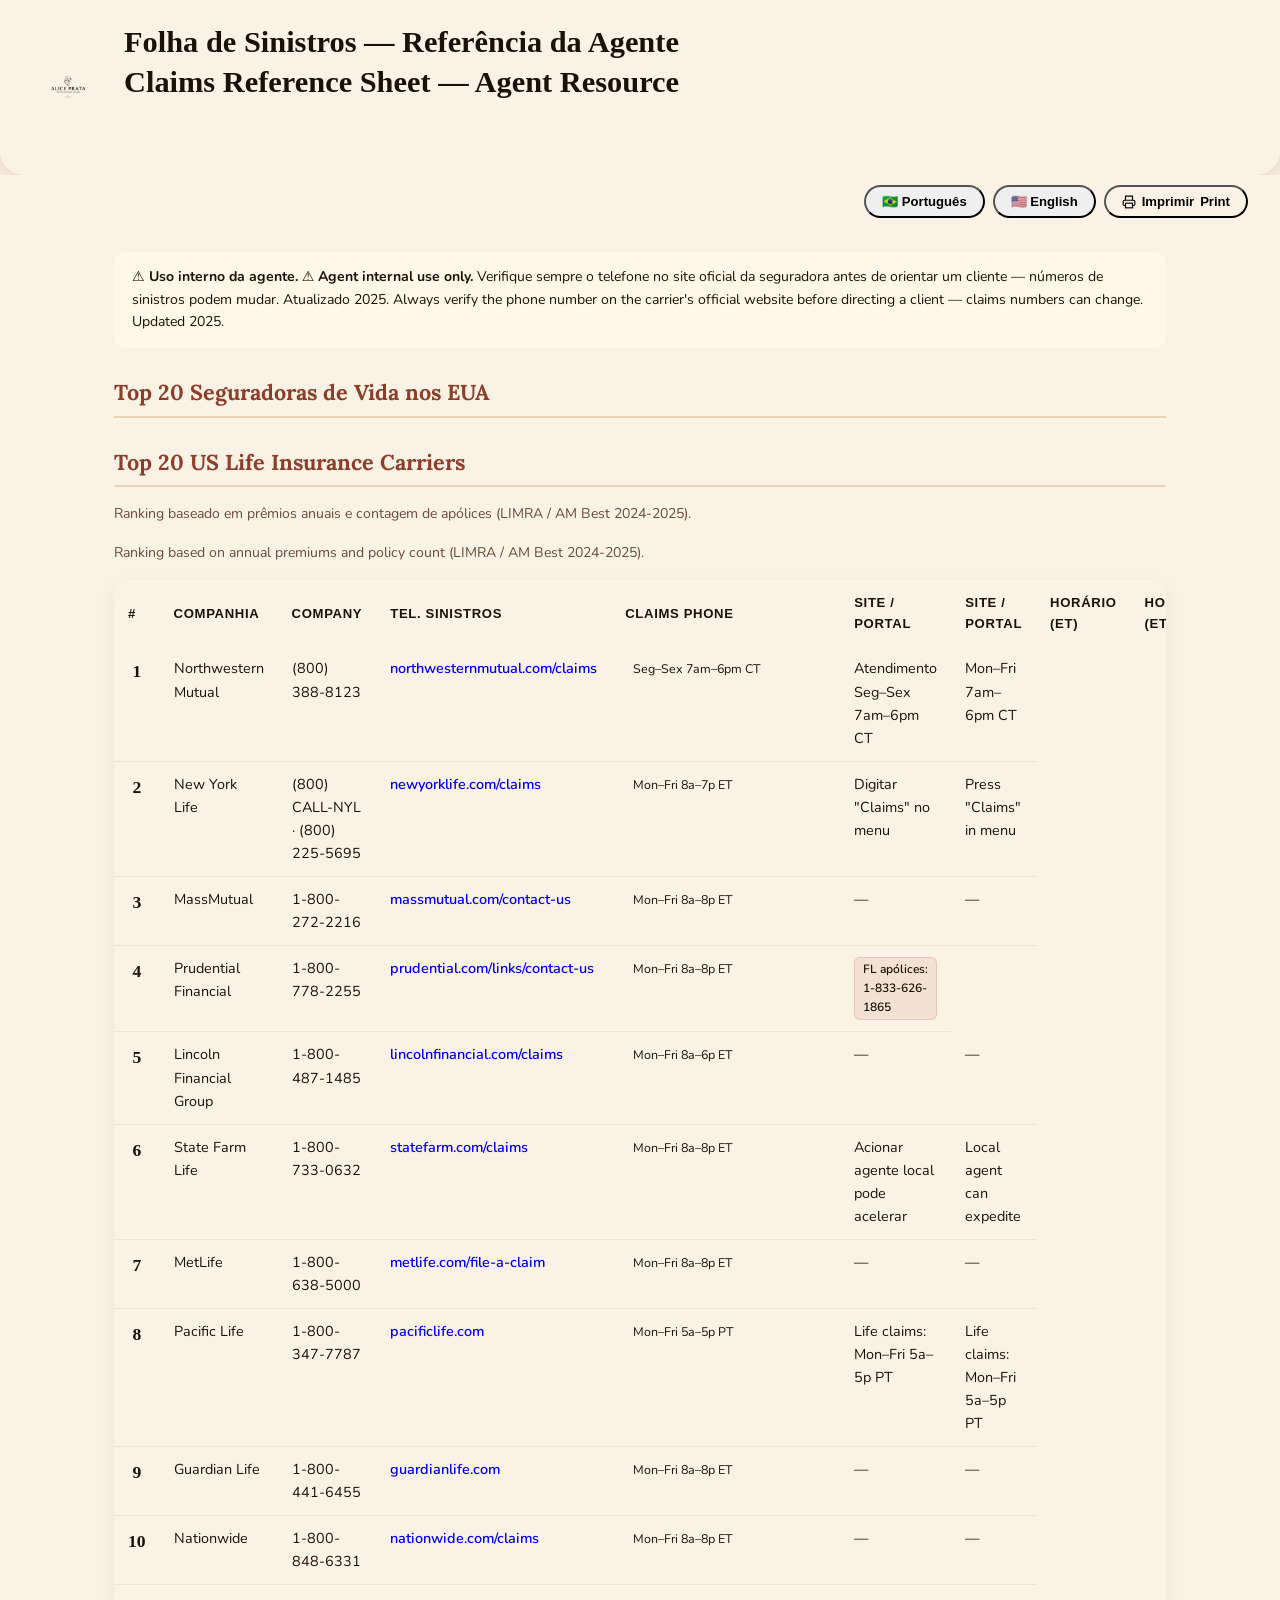
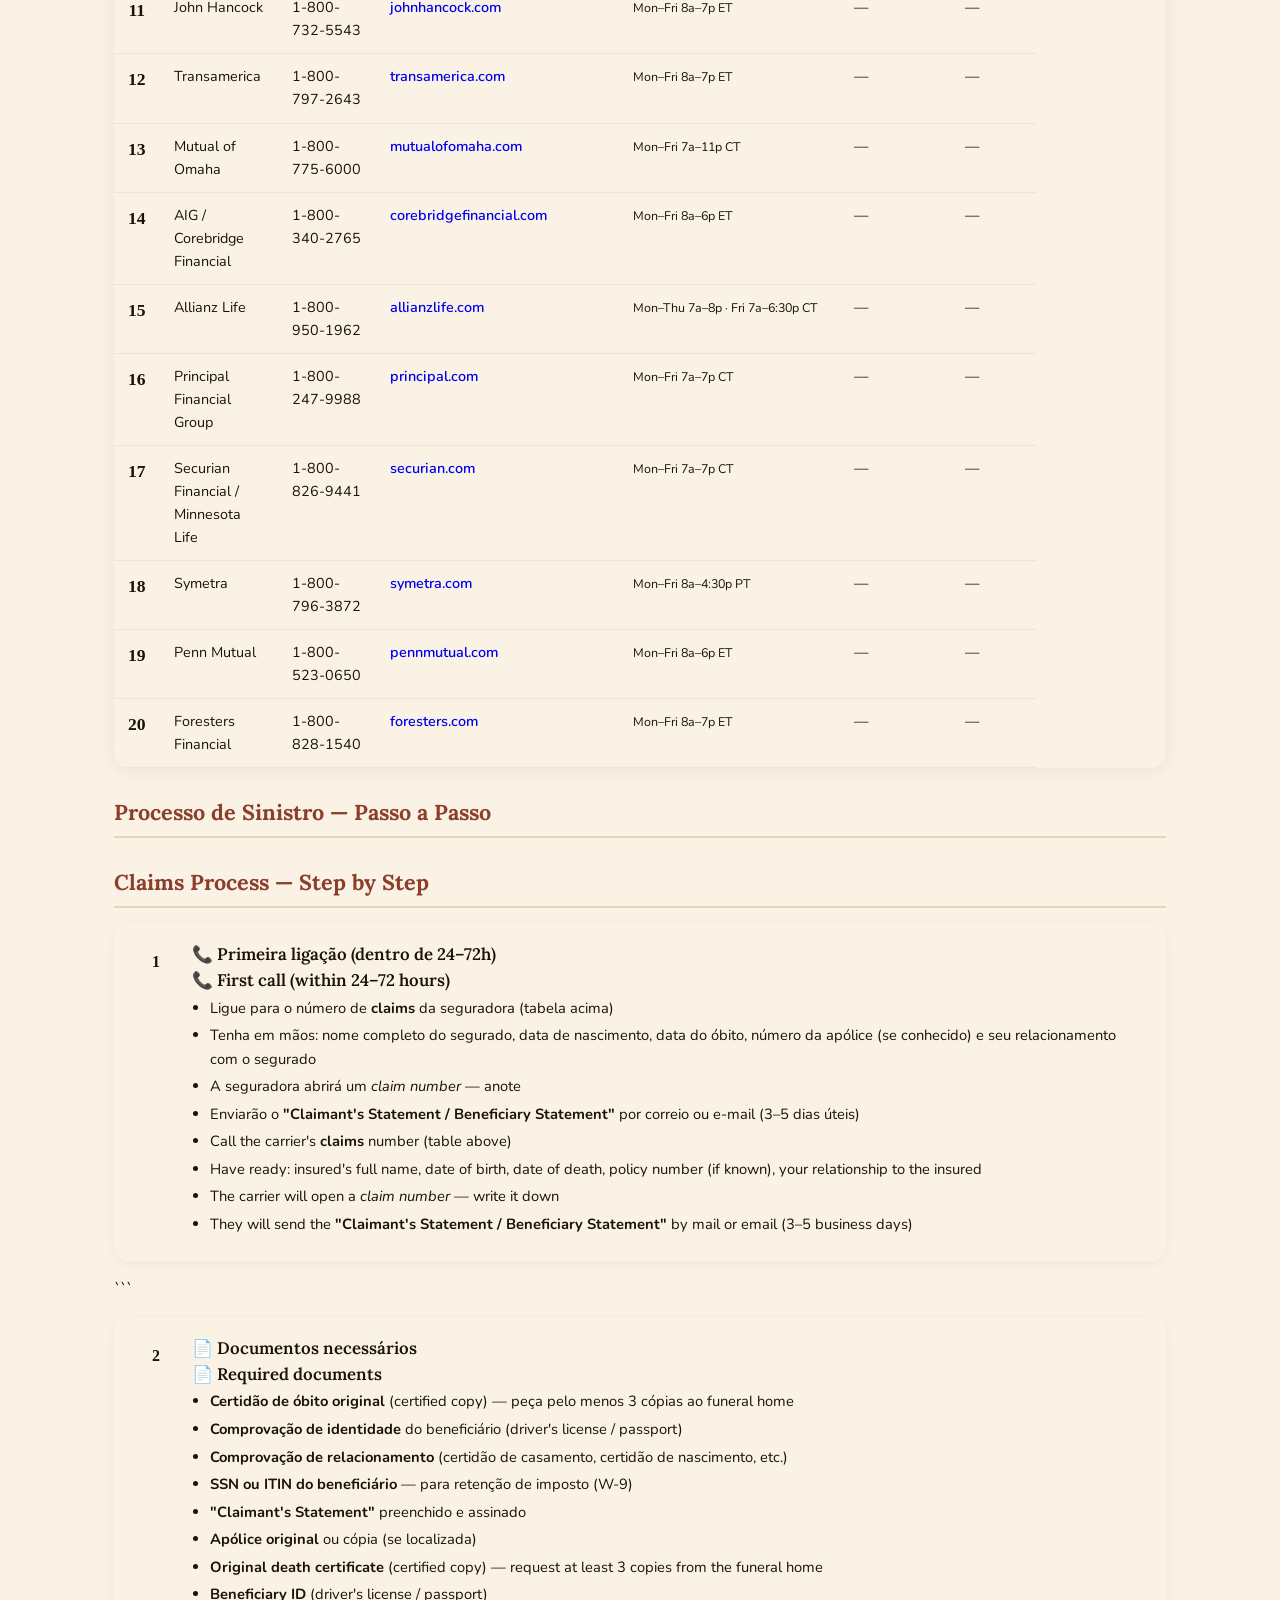
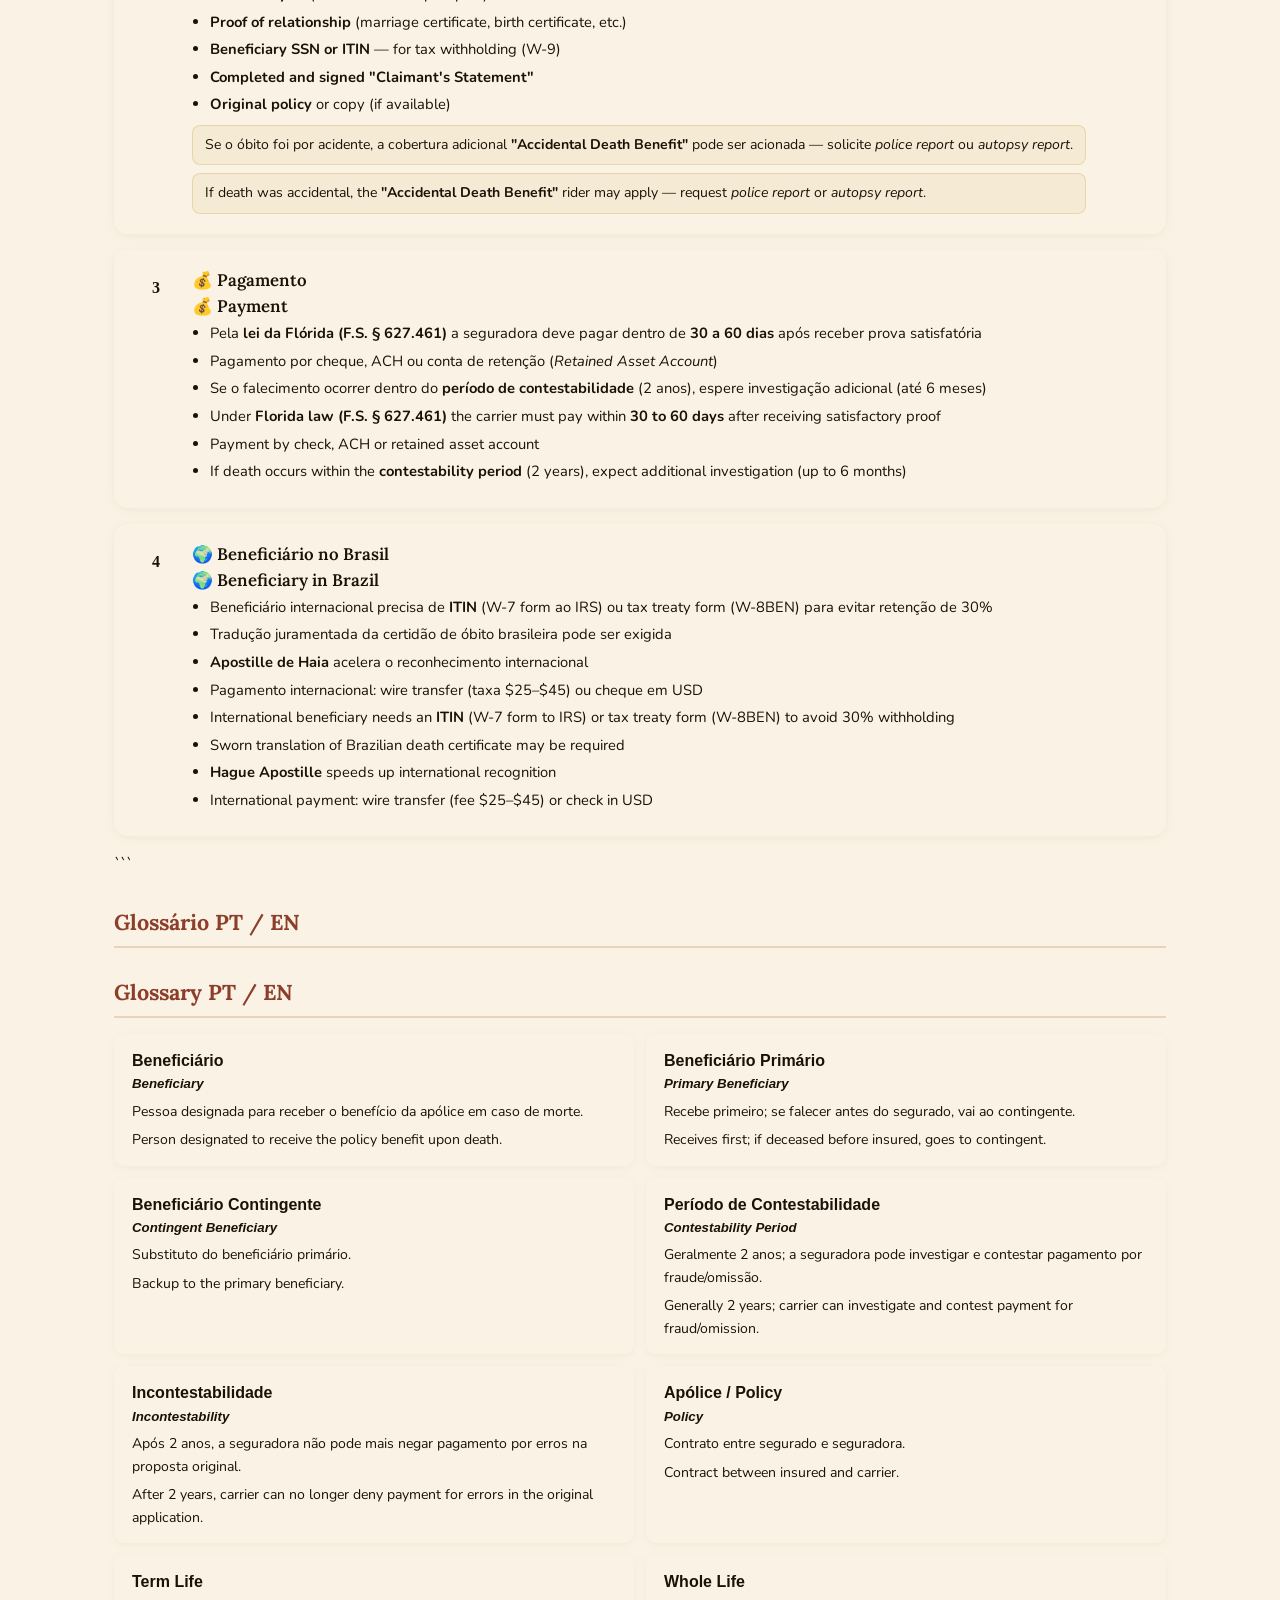
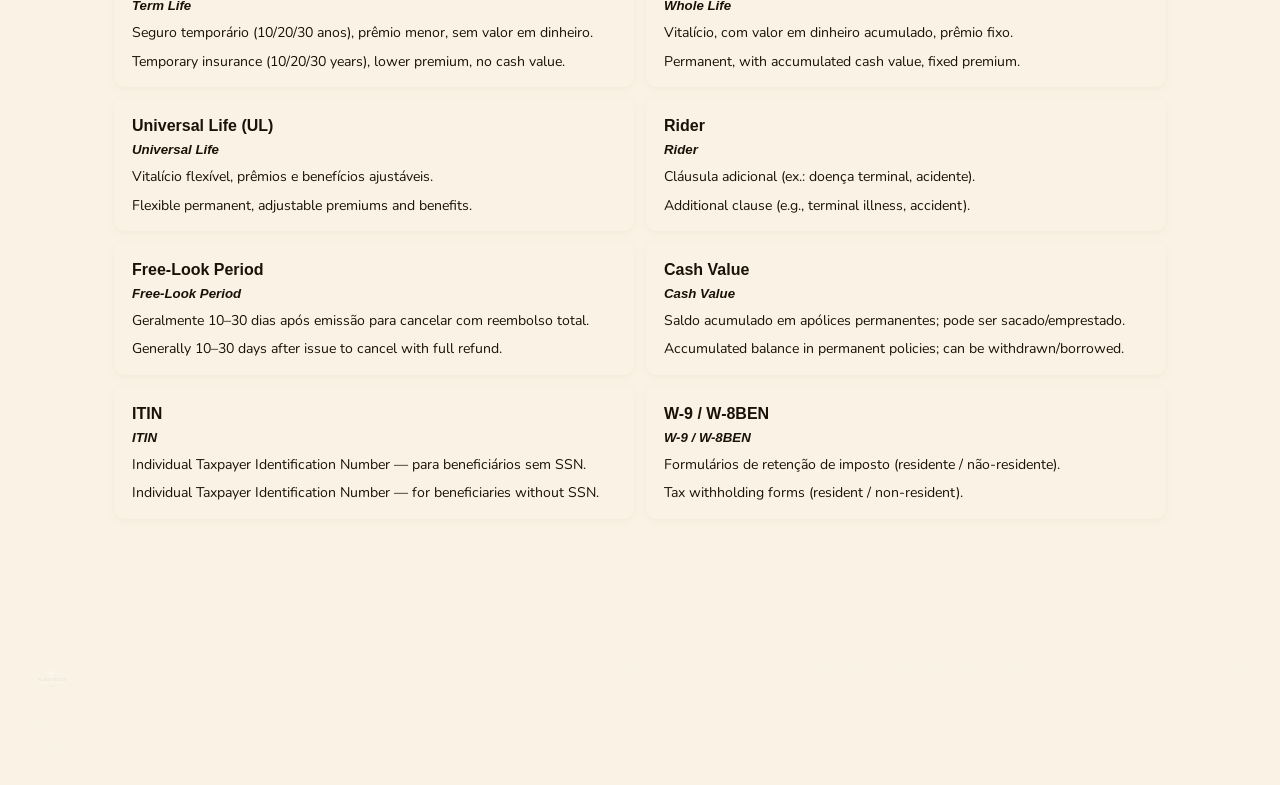
<file: Carrier-reference.html>
<!DOCTYPE html>

<html lang="pt-BR">
<head>
<meta charset="UTF-8"/>
<meta name="viewport" content="width=device-width, initial-scale=1.0"/>
<title>Folha de Sinistros — Alice Prata · Agent Claims Reference</title>
<link rel="preconnect" href="https://fonts.googleapis.com">
<link rel="preconnect" href="https://fonts.gstatic.com" crossorigin>
<link href="https://fonts.googleapis.com/css2?family=Lora:ital,wght@0,400;0,600;0,700;1,400&family=Nunito:wght@400;500;600;700;800&display=swap" rel="stylesheet">
<style>
:root{
  --terra-deep:#8C3E2A; --terra:#B5553F; --terra-light:#C76A4F;
  --sand:#E8D5B7; --sand-light:#F4E6CD; --sand-cream:#FAF3E5;
  --ink:#1A1208; --ink-mid:#3A2418; --ink-soft:#6B4A3A;
  --ochre:#C9A24A; --white:#FFFFFF;
}
*{box-sizing:border-box;margin:0;padding:0;}
body{
  font-family:'Nunito',system-ui,sans-serif;
  background:var(--sand-cream);color:var(--ink);
  line-height:1.6;-webkit-font-smoothing:antialiased;
}
h1,h2,h3{font-family:'Lora',Georgia,serif;line-height:1.2;}
h2{font-size:1.35rem;font-weight:700;color:var(--terra-deep);
   border-bottom:2px solid var(--sand);padding-bottom:10px;margin:32px 0 16px;}
h3{font-size:1.05rem;font-weight:600;color:var(--ink);}

/* HEADER */
header{
background:linear-gradient(135deg,var(–terra-deep) 0%,var(–terra-light) 100%);
padding:24px 32px;
display:flex;align-items:center;gap:20px;flex-wrap:wrap;
border-radius:0 0 24px 24px;
box-shadow:0 6px 24px rgba(140,62,42,0.18);
}
.header-logo{
height:64px;width:auto;
background:var(–white);border-radius:14px;
padding:8px 12px;flex-shrink:0;
}
.header-text h1{
font-family:‘Lora’,serif;font-size:clamp(1.3rem,3vw,1.9rem);
font-weight:700;color:var(–white);margin-bottom:4px;
}
.header-text p{color:rgba(250,243,229,0.88);font-size:0.9rem;}
.header-actions{margin-left:auto;display:flex;gap:8px;align-items:center;flex-wrap:wrap;}

/* LANG TOGGLE */
.lang-toggle{
position:sticky;top:0;z-index:50;
background:rgba(250,243,229,0.96);backdrop-filter:blur(6px);
border-bottom:1px solid var(–sand);
padding:10px 32px;display:flex;gap:8px;justify-content:flex-end;align-items:center;
}
.lang-btn{
font-family:‘Nunito’,sans-serif;font-weight:700;font-size:0.82rem;
background:var(–sand-light);color:var(–terra-deep);
border:1px solid var(–sand);padding:7px 16px;border-radius:999px;cursor:pointer;
transition:all 0.15s;
}
.lang-btn.active{background:var(–terra-deep);color:var(–white);border-color:var(–terra-deep);}
.print-btn{
font-family:‘Nunito’,sans-serif;font-weight:700;font-size:0.82rem;
background:transparent;color:var(–terra-deep);
border:1px solid var(–terra-deep);padding:7px 16px;border-radius:999px;cursor:pointer;
display:flex;align-items:center;gap:6px;
}
.print-btn:hover{background:var(–terra-deep);color:var(–white);}

main{max-width:1100px;margin:0 auto;padding:24px 24px 80px;}

/* DISCLAIMER */
.disclaimer{
background:#FFF8E8;border:1px solid var(–ochre);border-left:4px solid var(–ochre);
border-radius:12px;padding:14px 18px;margin-bottom:28px;
font-size:0.88rem;color:var(–ink-mid);
}
.disclaimer strong{color:var(–terra-deep);}

/* TABLE */
.table-wrap{
background:var(–white);border-radius:16px;
overflow:hidden;box-shadow:0 4px 20px rgba(140,62,42,0.09);
margin-bottom:32px;
}
table{width:100%;border-collapse:collapse;font-size:0.9rem;}
thead{background:var(–terra-deep);}
thead th{
padding:12px 14px;text-align:left;
font-family:‘Nunito’,sans-serif;font-weight:700;font-size:0.82rem;
color:var(–white);letter-spacing:0.05em;text-transform:uppercase;
}
tbody tr:nth-child(even){background:var(–sand-light);}
tbody tr:nth-child(odd){background:var(–white);}
tbody tr:hover{background:var(–sand);}
td{padding:11px 14px;vertical-align:top;border-bottom:1px solid rgba(232,213,183,0.5);}
td a{color:var(–terra-deep);font-weight:600;text-decoration:none;}
td a:hover{text-decoration:underline;}
.rank{
font-family:‘Lora’,serif;font-weight:700;font-size:1.1rem;
color:var(–terra-deep);text-align:center;
}
.hours{
display:inline-block;font-size:0.78rem;
background:var(–sand-light);color:var(–ink-soft);
padding:2px 8px;border-radius:6px;white-space:nowrap;
}
.note-pill{
display:inline-block;font-size:0.75rem;
background:rgba(181,85,63,0.1);color:var(–terra-deep);
padding:2px 8px;border-radius:6px;font-weight:600;
border:1px solid rgba(181,85,63,0.2);
}

/* PROCESS SECTION */
.process-steps{display:flex;flex-direction:column;gap:16px;margin-bottom:32px;}
.step{
background:var(–white);border-radius:14px;
padding:20px 24px;
box-shadow:0 2px 12px rgba(140,62,42,0.07);
display:flex;gap:18px;align-items:flex-start;
}
.step-num{
width:36px;height:36px;border-radius:50%;flex-shrink:0;
background:var(–terra-deep);color:var(–white);
font-family:‘Lora’,serif;font-weight:700;font-size:1rem;
display:flex;align-items:center;justify-content:center;
}
.step-content h3{color:var(–terra-deep);margin-bottom:6px;}
.step-content ul{padding-left:18px;}
.step-content li{font-size:0.92rem;color:var(–ink-mid);margin-bottom:4px;}
.step-content .highlight{
background:rgba(201,162,74,0.1);border:1px solid rgba(201,162,74,0.3);
border-radius:8px;padding:8px 12px;margin-top:8px;font-size:0.88rem;color:var(–ink-mid);
}

/* GLOSSARY */
.glossary-grid{
display:grid;grid-template-columns:1fr;gap:12px;margin-bottom:32px;
}
@media(min-width:700px){.glossary-grid{grid-template-columns:1fr 1fr;}}
.term-card{
background:var(–white);border-left:4px solid var(–terra);
border-radius:10px;padding:14px 18px;
box-shadow:0 2px 8px rgba(140,62,42,0.06);
}
.term-card strong{
font-family:‘Nunito’,sans-serif;font-weight:700;
color:var(–terra-deep);display:block;margin-bottom:4px;
}
.term-card .term-en{
font-style:italic;color:var(–ink-soft);font-size:0.83rem;display:block;
}
.term-card p{font-size:0.88rem;color:var(–ink-soft);margin-top:6px;}

/* FOOTER */
footer{
background:var(–ink);padding:28px 32px;
display:flex;align-items:center;gap:16px;flex-wrap:wrap;
justify-content:space-between;
}
footer img{height:40px;filter:invert(1);opacity:0.8;}
footer p{color:rgba(250,243,229,0.5);font-size:0.8rem;max-width:640px;}

/* PRINT */
@media print{
.lang-toggle,.print-btn{display:none!important;}
body{background:#fff;}
header{background:#fff;border-bottom:2px solid var(–terra-deep);border-radius:0;box-shadow:none;}
header h1{color:var(–terra-deep)!important;}
.header-text p{color:var(–ink-soft)!important;}
.header-logo{background:transparent;padding:0;}
td a::after{content:” (” attr(href) “)”;font-size:0.72em;color:var(–ink-soft);}
.table-wrap{box-shadow:none;}
}

/* LANG */
[data-lang=“en”] .pt-only{display:none;}
[data-lang=“pt”] .en-only{display:none;}
</style>

</head>
<body data-lang="pt">

<header>
  <img src="alice-prata-logo.png" alt="Alice Prata" class="header-logo"/>
  <div class="header-text">
    <h1 class="pt-only">Folha de Sinistros — Referência da Agente</h1>
    <h1 class="en-only">Claims Reference Sheet — Agent Resource</h1>
    <p class="pt-only">Top 20 seguradoras dos EUA · Telefones de sinistros · Processo passo a passo · Glossário PT/EN</p>
    <p class="en-only">Top 20 US carriers · Claims phones · Step-by-step process · PT/EN glossary</p>
  </div>
</header>

<div class="lang-toggle">
  <button class="lang-btn active" id="btnPT" onclick="setLang('pt')">🇧🇷 Português</button>
  <button class="lang-btn" id="btnEN" onclick="setLang('en')">🇺🇸 English</button>
  <button class="print-btn" onclick="window.print()">
    <svg width="14" height="14" viewBox="0 0 24 24" fill="none" stroke="currentColor" stroke-width="2"><polyline points="6 9 6 2 18 2 18 9"/><path d="M6 18H4a2 2 0 0 1-2-2v-5a2 2 0 0 1 2-2h16a2 2 0 0 1 2 2v5a2 2 0 0 1-2 2h-2"/><rect x="6" y="14" width="12" height="8"/></svg>
    <span class="pt-only">Imprimir</span><span class="en-only">Print</span>
  </button>
</div>

<main>

  <div class="disclaimer">
    <strong class="pt-only">⚠ Uso interno da agente.</strong>
    <strong class="en-only">⚠ Agent internal use only.</strong>
    <span class="pt-only"> Verifique sempre o telefone no site oficial da seguradora antes de orientar um cliente — números de sinistros podem mudar. Atualizado 2025.</span>
    <span class="en-only"> Always verify the phone number on the carrier's official website before directing a client — claims numbers can change. Updated 2025.</span>
  </div>

  <!-- TOP 20 TABLE -->

  <h2 class="pt-only">Top 20 Seguradoras de Vida nos EUA</h2>
  <h2 class="en-only">Top 20 US Life Insurance Carriers</h2>
  <p style="font-size:0.88rem;color:var(--ink-soft);margin-bottom:16px;" class="pt-only">Ranking baseado em prêmios anuais e contagem de apólices (LIMRA / AM Best 2024-2025).</p>
  <p style="font-size:0.88rem;color:var(--ink-soft);margin-bottom:16px;" class="en-only">Ranking based on annual premiums and policy count (LIMRA / AM Best 2024-2025).</p>

  <div class="table-wrap">
    <table>
      <thead>
        <tr>
          <th style="width:42px;">#</th>
          <th class="pt-only">Companhia</th>        <th class="en-only">Company</th>
          <th class="pt-only">Tel. Sinistros</th>   <th class="en-only">Claims Phone</th>
          <th class="pt-only">Site / Portal</th>    <th class="en-only">Site / Portal</th>
          <th class="pt-only">Horário (ET)</th>     <th class="en-only">Hours (ET)</th>
          <th class="pt-only">Observações</th>      <th class="en-only">Notes</th>
        </tr>
      </thead>
      <tbody>
        <tr><td class="rank">1</td><td>Northwestern Mutual</td><td>(800) 388-8123</td><td><a href="https://www.northwesternmutual.com/claims" target="_blank">northwesternmutual.com/claims</a></td><td><span class="hours">Seg–Sex 7am–6pm CT</span></td><td class="pt-only">Atendimento Seg–Sex 7am–6pm CT</td><td class="en-only">Mon–Fri 7am–6pm CT</td></tr>
        <tr><td class="rank">2</td><td>New York Life</td><td>(800) CALL-NYL · (800) 225-5695</td><td><a href="https://www.newyorklife.com/claims" target="_blank">newyorklife.com/claims</a></td><td><span class="hours">Mon–Fri 8a–7p ET</span></td><td class="pt-only">Digitar "Claims" no menu</td><td class="en-only">Press "Claims" in menu</td></tr>
        <tr><td class="rank">3</td><td>MassMutual</td><td>1-800-272-2216</td><td><a href="https://www.massmutual.com/contact-us" target="_blank">massmutual.com/contact-us</a></td><td><span class="hours">Mon–Fri 8a–8p ET</span></td><td class="pt-only">—</td><td class="en-only">—</td></tr>
        <tr><td class="rank">4</td><td>Prudential Financial</td><td>1-800-778-2255</td><td><a href="https://www.prudential.com/links/contact-us" target="_blank">prudential.com/links/contact-us</a></td><td><span class="hours">Mon–Fri 8a–8p ET</span></td><td><span class="note-pill">FL apólices: 1-833-626-1865</span></td></tr>
        <tr><td class="rank">5</td><td>Lincoln Financial Group</td><td>1-800-487-1485</td><td><a href="https://www.lincolnfinancial.com/claims" target="_blank">lincolnfinancial.com/claims</a></td><td><span class="hours">Mon–Fri 8a–6p ET</span></td><td class="pt-only">—</td><td class="en-only">—</td></tr>
        <tr><td class="rank">6</td><td>State Farm Life</td><td>1-800-733-0632</td><td><a href="https://www.statefarm.com/claims" target="_blank">statefarm.com/claims</a></td><td><span class="hours">Mon–Fri 8a–8p ET</span></td><td class="pt-only">Acionar agente local pode acelerar</td><td class="en-only">Local agent can expedite</td></tr>
        <tr><td class="rank">7</td><td>MetLife</td><td>1-800-638-5000</td><td><a href="https://www.metlife.com/file-a-claim" target="_blank">metlife.com/file-a-claim</a></td><td><span class="hours">Mon–Fri 8a–8p ET</span></td><td class="pt-only">—</td><td class="en-only">—</td></tr>
        <tr><td class="rank">8</td><td>Pacific Life</td><td>1-800-347-7787</td><td><a href="https://www.pacificlife.com" target="_blank">pacificlife.com</a></td><td><span class="hours">Mon–Fri 5a–5p PT</span></td><td class="pt-only">Life claims: Mon–Fri 5a–5p PT</td><td class="en-only">Life claims: Mon–Fri 5a–5p PT</td></tr>
        <tr><td class="rank">9</td><td>Guardian Life</td><td>1-800-441-6455</td><td><a href="https://www.guardianlife.com" target="_blank">guardianlife.com</a></td><td><span class="hours">Mon–Fri 8a–8p ET</span></td><td class="pt-only">—</td><td class="en-only">—</td></tr>
        <tr><td class="rank">10</td><td>Nationwide</td><td>1-800-848-6331</td><td><a href="https://www.nationwide.com/claims" target="_blank">nationwide.com/claims</a></td><td><span class="hours">Mon–Fri 8a–8p ET</span></td><td class="pt-only">—</td><td class="en-only">—</td></tr>
        <tr><td class="rank">11</td><td>John Hancock</td><td>1-800-732-5543</td><td><a href="https://www.johnhancock.com" target="_blank">johnhancock.com</a></td><td><span class="hours">Mon–Fri 8a–7p ET</span></td><td class="pt-only">—</td><td class="en-only">—</td></tr>
        <tr><td class="rank">12</td><td>Transamerica</td><td>1-800-797-2643</td><td><a href="https://www.transamerica.com" target="_blank">transamerica.com</a></td><td><span class="hours">Mon–Fri 8a–7p ET</span></td><td class="pt-only">—</td><td class="en-only">—</td></tr>
        <tr><td class="rank">13</td><td>Mutual of Omaha</td><td>1-800-775-6000</td><td><a href="https://www.mutualofomaha.com" target="_blank">mutualofomaha.com</a></td><td><span class="hours">Mon–Fri 7a–11p CT</span></td><td class="pt-only">—</td><td class="en-only">—</td></tr>
        <tr><td class="rank">14</td><td>AIG / Corebridge Financial</td><td>1-800-340-2765</td><td><a href="https://www.corebridgefinancial.com" target="_blank">corebridgefinancial.com</a></td><td><span class="hours">Mon–Fri 8a–6p ET</span></td><td class="pt-only">—</td><td class="en-only">—</td></tr>
        <tr><td class="rank">15</td><td>Allianz Life</td><td>1-800-950-1962</td><td><a href="https://www.allianzlife.com" target="_blank">allianzlife.com</a></td><td><span class="hours">Mon–Thu 7a–8p · Fri 7a–6:30p CT</span></td><td class="pt-only">—</td><td class="en-only">—</td></tr>
        <tr><td class="rank">16</td><td>Principal Financial Group</td><td>1-800-247-9988</td><td><a href="https://www.principal.com" target="_blank">principal.com</a></td><td><span class="hours">Mon–Fri 7a–7p CT</span></td><td class="pt-only">—</td><td class="en-only">—</td></tr>
        <tr><td class="rank">17</td><td>Securian Financial / Minnesota Life</td><td>1-800-826-9441</td><td><a href="https://www.securian.com" target="_blank">securian.com</a></td><td><span class="hours">Mon–Fri 7a–7p CT</span></td><td class="pt-only">—</td><td class="en-only">—</td></tr>
        <tr><td class="rank">18</td><td>Symetra</td><td>1-800-796-3872</td><td><a href="https://www.symetra.com" target="_blank">symetra.com</a></td><td><span class="hours">Mon–Fri 8a–4:30p PT</span></td><td class="pt-only">—</td><td class="en-only">—</td></tr>
        <tr><td class="rank">19</td><td>Penn Mutual</td><td>1-800-523-0650</td><td><a href="https://www.pennmutual.com" target="_blank">pennmutual.com</a></td><td><span class="hours">Mon–Fri 8a–6p ET</span></td><td class="pt-only">—</td><td class="en-only">—</td></tr>
        <tr><td class="rank">20</td><td>Foresters Financial</td><td>1-800-828-1540</td><td><a href="https://www.foresters.com" target="_blank">foresters.com</a></td><td><span class="hours">Mon–Fri 8a–7p ET</span></td><td class="pt-only">—</td><td class="en-only">—</td></tr>
      </tbody>
    </table>
  </div>

  <!-- CLAIMS PROCESS -->

  <h2 class="pt-only">Processo de Sinistro — Passo a Passo</h2>
  <h2 class="en-only">Claims Process — Step by Step</h2>

  <div class="process-steps">
    <div class="step">
      <div class="step-num">1</div>
      <div class="step-content">
        <h3 class="pt-only">📞 Primeira ligação (dentro de 24–72h)</h3>
        <h3 class="en-only">📞 First call (within 24–72 hours)</h3>
        <ul class="pt-only">
          <li>Ligue para o número de <strong>claims</strong> da seguradora (tabela acima)</li>
          <li>Tenha em mãos: nome completo do segurado, data de nascimento, data do óbito, número da apólice (se conhecido) e seu relacionamento com o segurado</li>
          <li>A seguradora abrirá um <em>claim number</em> — anote</li>
          <li>Enviarão o <strong>"Claimant's Statement / Beneficiary Statement"</strong> por correio ou e-mail (3–5 dias úteis)</li>
        </ul>
        <ul class="en-only">
          <li>Call the carrier's <strong>claims</strong> number (table above)</li>
          <li>Have ready: insured's full name, date of birth, date of death, policy number (if known), your relationship to the insured</li>
          <li>The carrier will open a <em>claim number</em> — write it down</li>
          <li>They will send the <strong>"Claimant's Statement / Beneficiary Statement"</strong> by mail or email (3–5 business days)</li>
        </ul>
      </div>
    </div>

```
<div class="step">
  <div class="step-num">2</div>
  <div class="step-content">
    <h3 class="pt-only">📄 Documentos necessários</h3>
    <h3 class="en-only">📄 Required documents</h3>
    <ul class="pt-only">
      <li><strong>Certidão de óbito original</strong> (certified copy) — peça pelo menos 3 cópias ao funeral home</li>
      <li><strong>Comprovação de identidade</strong> do beneficiário (driver's license / passport)</li>
      <li><strong>Comprovação de relacionamento</strong> (certidão de casamento, certidão de nascimento, etc.)</li>
      <li><strong>SSN ou ITIN do beneficiário</strong> — para retenção de imposto (W-9)</li>
      <li><strong>"Claimant's Statement"</strong> preenchido e assinado</li>
      <li><strong>Apólice original</strong> ou cópia (se localizada)</li>
    </ul>
    <ul class="en-only">
      <li><strong>Original death certificate</strong> (certified copy) — request at least 3 copies from the funeral home</li>
      <li><strong>Beneficiary ID</strong> (driver's license / passport)</li>
      <li><strong>Proof of relationship</strong> (marriage certificate, birth certificate, etc.)</li>
      <li><strong>Beneficiary SSN or ITIN</strong> — for tax withholding (W-9)</li>
      <li><strong>Completed and signed "Claimant's Statement"</strong></li>
      <li><strong>Original policy</strong> or copy (if available)</li>
    </ul>
    <div class="highlight pt-only">Se o óbito foi por acidente, a cobertura adicional <strong>"Accidental Death Benefit"</strong> pode ser acionada — solicite <em>police report</em> ou <em>autopsy report</em>.</div>
    <div class="highlight en-only">If death was accidental, the <strong>"Accidental Death Benefit"</strong> rider may apply — request <em>police report</em> or <em>autopsy report</em>.</div>
  </div>
</div>

<div class="step">
  <div class="step-num">3</div>
  <div class="step-content">
    <h3 class="pt-only">💰 Pagamento</h3>
    <h3 class="en-only">💰 Payment</h3>
    <ul class="pt-only">
      <li>Pela <strong>lei da Flórida (F.S. § 627.461)</strong> a seguradora deve pagar dentro de <strong>30 a 60 dias</strong> após receber prova satisfatória</li>
      <li>Pagamento por cheque, ACH ou conta de retenção (<em>Retained Asset Account</em>)</li>
      <li>Se o falecimento ocorrer dentro do <strong>período de contestabilidade</strong> (2 anos), espere investigação adicional (até 6 meses)</li>
    </ul>
    <ul class="en-only">
      <li>Under <strong>Florida law (F.S. § 627.461)</strong> the carrier must pay within <strong>30 to 60 days</strong> after receiving satisfactory proof</li>
      <li>Payment by check, ACH or retained asset account</li>
      <li>If death occurs within the <strong>contestability period</strong> (2 years), expect additional investigation (up to 6 months)</li>
    </ul>
  </div>
</div>

<div class="step">
  <div class="step-num">4</div>
  <div class="step-content">
    <h3 class="pt-only">🌍 Beneficiário no Brasil</h3>
    <h3 class="en-only">🌍 Beneficiary in Brazil</h3>
    <ul class="pt-only">
      <li>Beneficiário internacional precisa de <strong>ITIN</strong> (W-7 form ao IRS) ou tax treaty form (W-8BEN) para evitar retenção de 30%</li>
      <li>Tradução juramentada da certidão de óbito brasileira pode ser exigida</li>
      <li><strong>Apostille de Haia</strong> acelera o reconhecimento internacional</li>
      <li>Pagamento internacional: wire transfer (taxa $25–$45) ou cheque em USD</li>
    </ul>
    <ul class="en-only">
      <li>International beneficiary needs an <strong>ITIN</strong> (W-7 form to IRS) or tax treaty form (W-8BEN) to avoid 30% withholding</li>
      <li>Sworn translation of Brazilian death certificate may be required</li>
      <li><strong>Hague Apostille</strong> speeds up international recognition</li>
      <li>International payment: wire transfer (fee $25–$45) or check in USD</li>
    </ul>
  </div>
</div>
```

  </div>

  <!-- GLOSSARY -->

  <h2 class="pt-only">Glossário PT / EN</h2>
  <h2 class="en-only">Glossary PT / EN</h2>

  <div class="glossary-grid">
    <div class="term-card"><strong>Beneficiário <span class="term-en">Beneficiary</span></strong><p class="pt-only">Pessoa designada para receber o benefício da apólice em caso de morte.</p><p class="en-only">Person designated to receive the policy benefit upon death.</p></div>
    <div class="term-card"><strong>Beneficiário Primário <span class="term-en">Primary Beneficiary</span></strong><p class="pt-only">Recebe primeiro; se falecer antes do segurado, vai ao contingente.</p><p class="en-only">Receives first; if deceased before insured, goes to contingent.</p></div>
    <div class="term-card"><strong>Beneficiário Contingente <span class="term-en">Contingent Beneficiary</span></strong><p class="pt-only">Substituto do beneficiário primário.</p><p class="en-only">Backup to the primary beneficiary.</p></div>
    <div class="term-card"><strong>Período de Contestabilidade <span class="term-en">Contestability Period</span></strong><p class="pt-only">Geralmente 2 anos; a seguradora pode investigar e contestar pagamento por fraude/omissão.</p><p class="en-only">Generally 2 years; carrier can investigate and contest payment for fraud/omission.</p></div>
    <div class="term-card"><strong>Incontestabilidade <span class="term-en">Incontestability</span></strong><p class="pt-only">Após 2 anos, a seguradora não pode mais negar pagamento por erros na proposta original.</p><p class="en-only">After 2 years, carrier can no longer deny payment for errors in the original application.</p></div>
    <div class="term-card"><strong>Apólice / Policy <span class="term-en">Policy</span></strong><p class="pt-only">Contrato entre segurado e seguradora.</p><p class="en-only">Contract between insured and carrier.</p></div>
    <div class="term-card"><strong>Term Life <span class="term-en">Term Life</span></strong><p class="pt-only">Seguro temporário (10/20/30 anos), prêmio menor, sem valor em dinheiro.</p><p class="en-only">Temporary insurance (10/20/30 years), lower premium, no cash value.</p></div>
    <div class="term-card"><strong>Whole Life <span class="term-en">Whole Life</span></strong><p class="pt-only">Vitalício, com valor em dinheiro acumulado, prêmio fixo.</p><p class="en-only">Permanent, with accumulated cash value, fixed premium.</p></div>
    <div class="term-card"><strong>Universal Life (UL) <span class="term-en">Universal Life</span></strong><p class="pt-only">Vitalício flexível, prêmios e benefícios ajustáveis.</p><p class="en-only">Flexible permanent, adjustable premiums and benefits.</p></div>
    <div class="term-card"><strong>Rider <span class="term-en">Rider</span></strong><p class="pt-only">Cláusula adicional (ex.: doença terminal, acidente).</p><p class="en-only">Additional clause (e.g., terminal illness, accident).</p></div>
    <div class="term-card"><strong>Free-Look Period <span class="term-en">Free-Look Period</span></strong><p class="pt-only">Geralmente 10–30 dias após emissão para cancelar com reembolso total.</p><p class="en-only">Generally 10–30 days after issue to cancel with full refund.</p></div>
    <div class="term-card"><strong>Cash Value <span class="term-en">Cash Value</span></strong><p class="pt-only">Saldo acumulado em apólices permanentes; pode ser sacado/emprestado.</p><p class="en-only">Accumulated balance in permanent policies; can be withdrawn/borrowed.</p></div>
    <div class="term-card"><strong>ITIN <span class="term-en">ITIN</span></strong><p class="pt-only">Individual Taxpayer Identification Number — para beneficiários sem SSN.</p><p class="en-only">Individual Taxpayer Identification Number — for beneficiaries without SSN.</p></div>
    <div class="term-card"><strong>W-9 / W-8BEN <span class="term-en">W-9 / W-8BEN</span></strong><p class="pt-only">Formulários de retenção de imposto (residente / não-residente).</p><p class="en-only">Tax withholding forms (resident / non-resident).</p></div>
  </div>

</main>

<footer>
  <img src="alice-prata-logo.png" alt="Alice Prata"/>
  <p class="pt-only">Documento de referência interna — Alice Prata. Atualizado 2025. Verifique sempre os números no site oficial da seguradora antes de orientar um cliente.</p>
  <p class="en-only">Internal reference document — Alice Prata. Updated 2025. Always verify numbers on the carrier's official website before directing a client.</p>
</footer>

<script>
function setLang(lang){
  document.body.dataset.lang = lang;
  document.getElementById('btnPT').classList.toggle('active', lang==='pt');
  document.getElementById('btnEN').classList.toggle('active', lang==='en');
  document.documentElement.lang = lang==='en' ? 'en' : 'pt-BR';
}
</script>

</body>
</html>
</file>
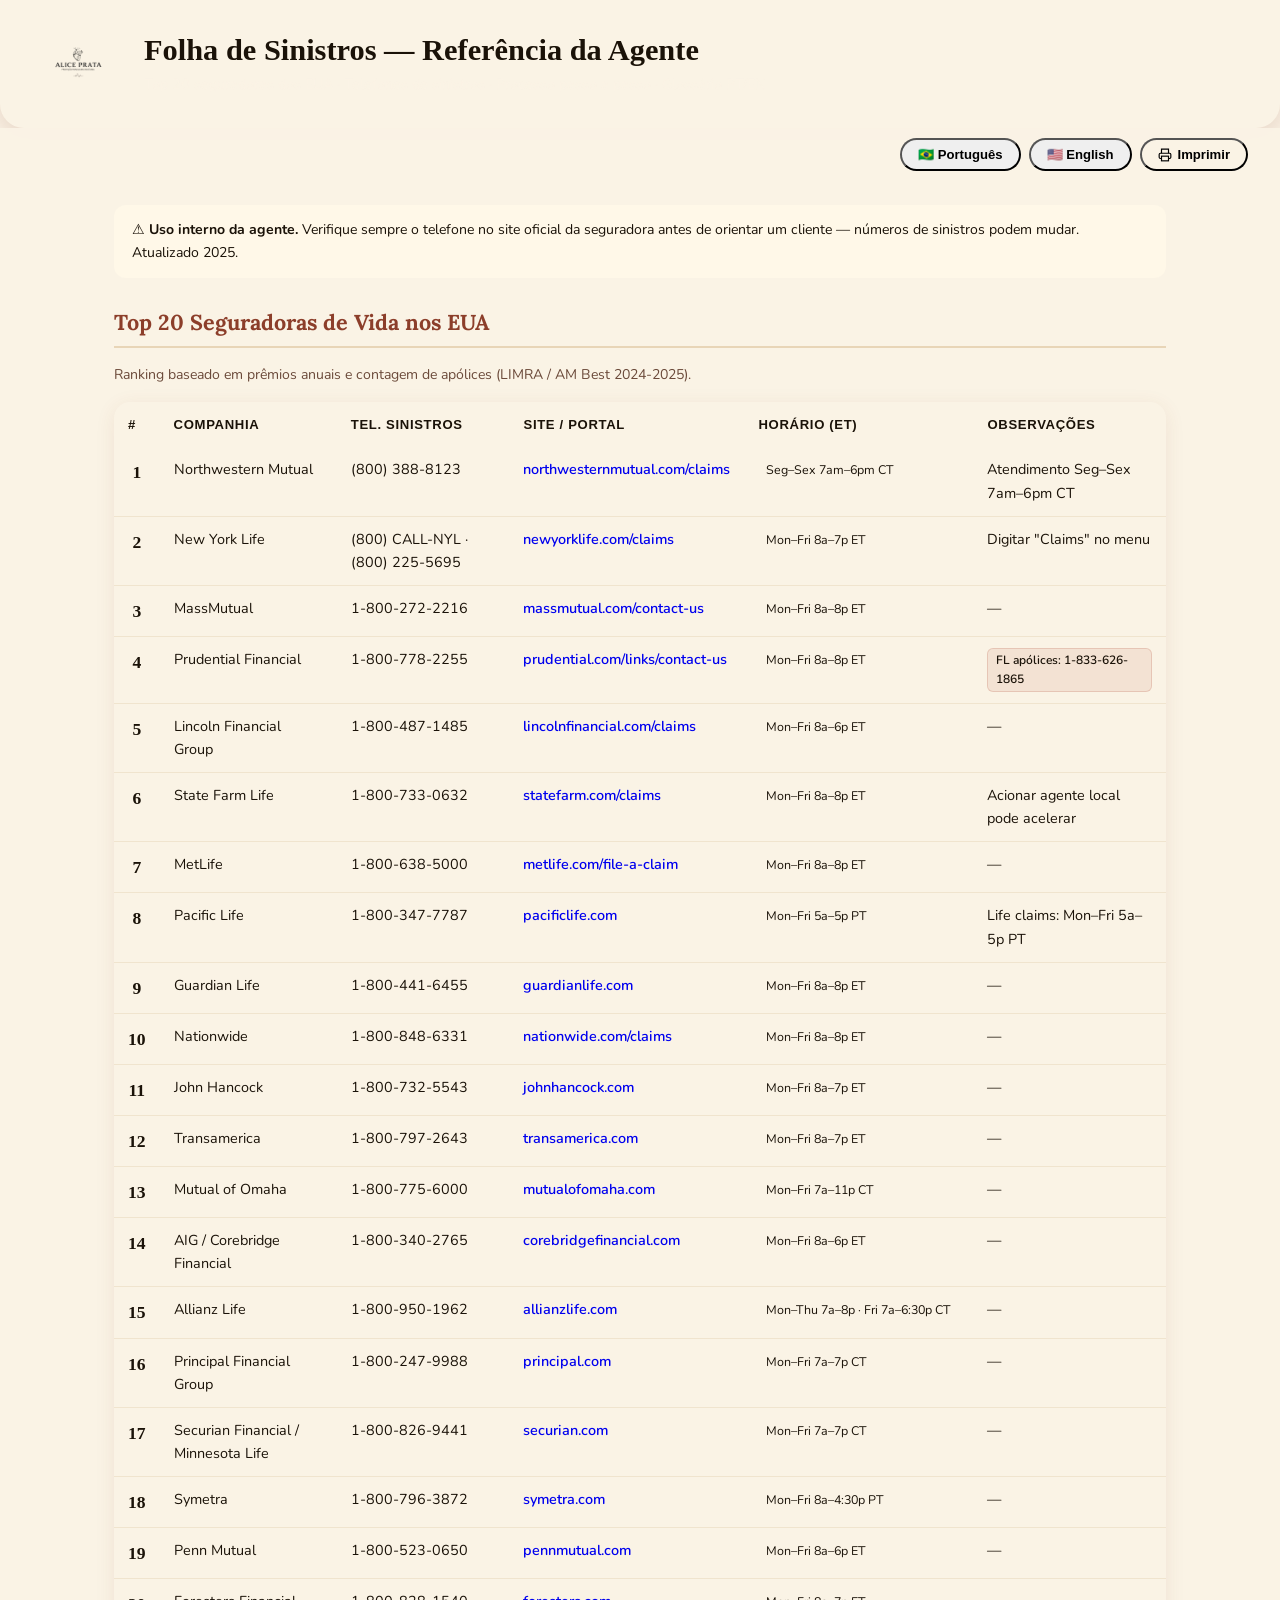
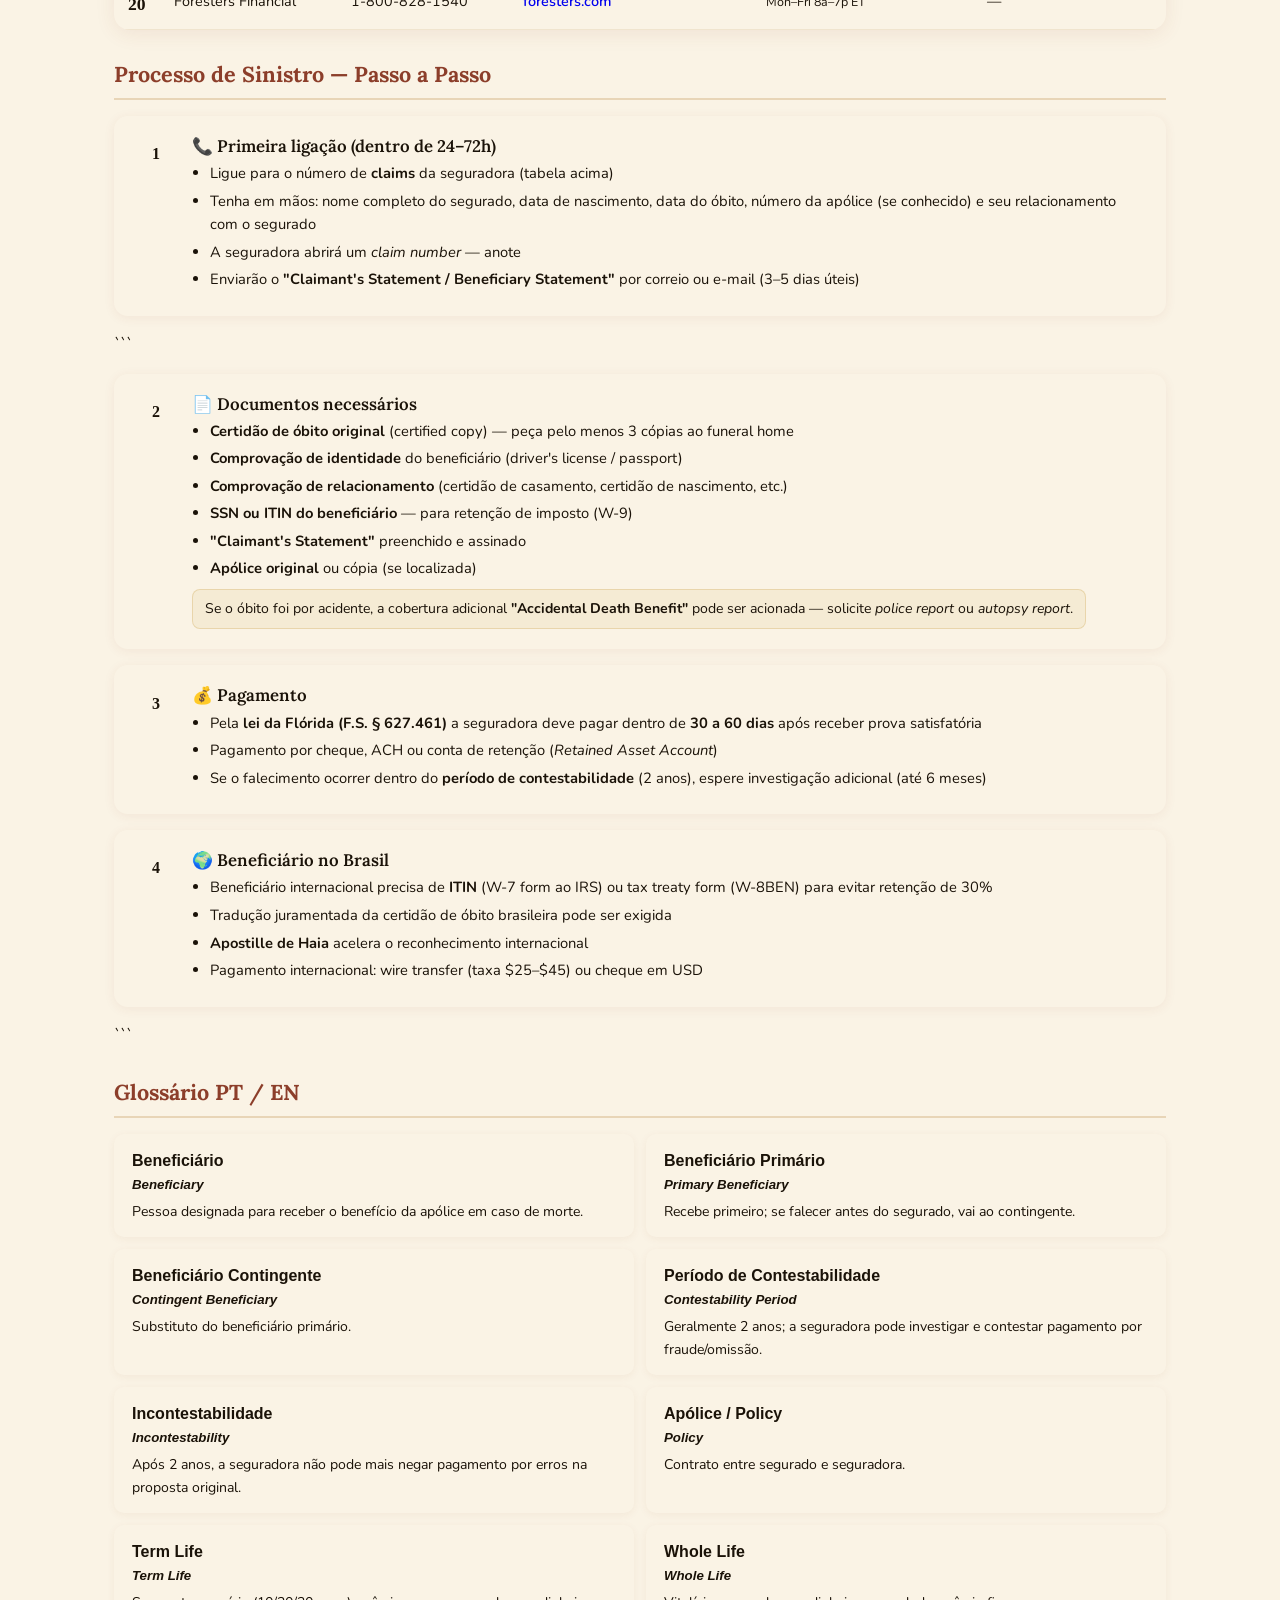
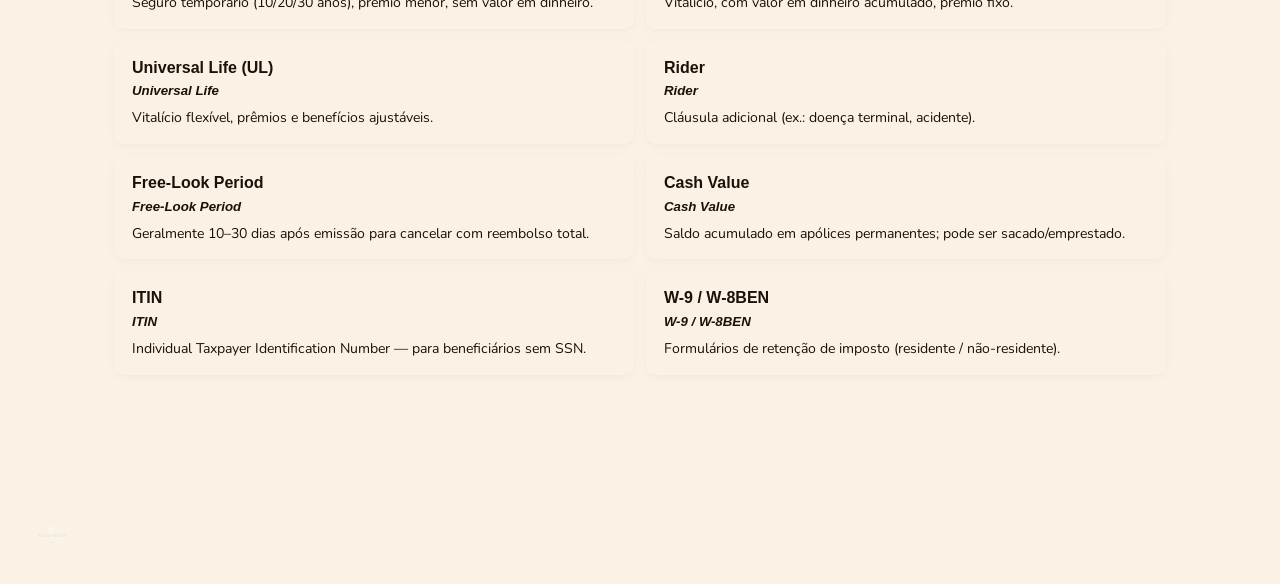
<file: carrier-reference.html>
<!DOCTYPE html>

<html lang="pt-BR">
<head>
<meta charset="UTF-8"/>
<meta name="viewport" content="width=device-width, initial-scale=1.0"/>
<title>Folha de Sinistros — Alice Prata · Agent Claims Reference</title>
<link rel="preconnect" href="https://fonts.googleapis.com">
<link rel="preconnect" href="https://fonts.gstatic.com" crossorigin>
<link href="https://fonts.googleapis.com/css2?family=Lora:ital,wght@0,400;0,600;0,700;1,400&family=Nunito:wght@400;500;600;700;800&display=swap" rel="stylesheet">
<style>
:root{
  --terra-deep:#8C3E2A; --terra:#B5553F; --terra-light:#C76A4F;
  --sand:#E8D5B7; --sand-light:#F4E6CD; --sand-cream:#FAF3E5;
  --ink:#1A1208; --ink-mid:#3A2418; --ink-soft:#6B4A3A;
  --ochre:#C9A24A; --white:#FFFFFF;
}
*{box-sizing:border-box;margin:0;padding:0;}
body{
  font-family:'Nunito',system-ui,sans-serif;
  background:var(--sand-cream);color:var(--ink);
  line-height:1.6;-webkit-font-smoothing:antialiased;
}
h1,h2,h3{font-family:'Lora',Georgia,serif;line-height:1.2;}
h2{font-size:1.35rem;font-weight:700;color:var(--terra-deep);
   border-bottom:2px solid var(--sand);padding-bottom:10px;margin:32px 0 16px;}
h3{font-size:1.05rem;font-weight:600;color:var(--ink);}

/* HEADER */
header{
background:linear-gradient(135deg,var(–terra-deep) 0%,var(–terra-light) 100%);
padding:24px 32px;
display:flex;align-items:center;gap:20px;flex-wrap:wrap;
border-radius:0 0 24px 24px;
box-shadow:0 6px 24px rgba(140,62,42,0.18);
}
.header-logo{
height:80px;width:auto;
background:var(–white);border-radius:14px;
padding:8px 14px;flex-shrink:0;
}
.header-text h1{
font-family:‘Lora’,serif;font-size:clamp(1.3rem,3vw,1.9rem);
font-weight:700;color:var(–white);margin-bottom:4px;
}
.header-text p{color:rgba(250,243,229,0.88);font-size:0.9rem;}
.header-actions{margin-left:auto;display:flex;gap:8px;align-items:center;flex-wrap:wrap;}

/* LANG TOGGLE */
.lang-toggle{
position:sticky;top:0;z-index:50;
background:rgba(250,243,229,0.96);backdrop-filter:blur(6px);
border-bottom:1px solid var(–sand);
padding:10px 32px;display:flex;gap:8px;justify-content:flex-end;align-items:center;
}
.lang-btn{
font-family:‘Nunito’,sans-serif;font-weight:700;font-size:0.82rem;
background:var(–sand-light);color:var(–terra-deep);
border:1px solid var(–sand);padding:7px 16px;border-radius:999px;cursor:pointer;
transition:all 0.15s;
}
.lang-btn.active{background:var(–terra-deep);color:var(–white);border-color:var(–terra-deep);}
.print-btn{
font-family:‘Nunito’,sans-serif;font-weight:700;font-size:0.82rem;
background:transparent;color:var(–terra-deep);
border:1px solid var(–terra-deep);padding:7px 16px;border-radius:999px;cursor:pointer;
display:flex;align-items:center;gap:6px;
}
.print-btn:hover{background:var(–terra-deep);color:var(–white);}

main{max-width:1100px;margin:0 auto;padding:24px 24px 80px;}

/* DISCLAIMER */
.disclaimer{
background:#FFF8E8;border:1px solid var(–ochre);border-left:4px solid var(–ochre);
border-radius:12px;padding:14px 18px;margin-bottom:28px;
font-size:0.88rem;color:var(–ink-mid);
}
.disclaimer strong{color:var(–terra-deep);}

/* TABLE */
.table-wrap{
background:var(–white);border-radius:16px;
overflow:hidden;box-shadow:0 4px 20px rgba(140,62,42,0.09);
margin-bottom:32px;
}
table{width:100%;border-collapse:collapse;font-size:0.9rem;}
thead{background:var(–terra-deep);}
thead th{
padding:12px 14px;text-align:left;
font-family:‘Nunito’,sans-serif;font-weight:700;font-size:0.82rem;
color:var(–white);letter-spacing:0.05em;text-transform:uppercase;
}
tbody tr:nth-child(even){background:var(–sand-light);}
tbody tr:nth-child(odd){background:var(–white);}
tbody tr:hover{background:var(–sand);}
td{padding:11px 14px;vertical-align:top;border-bottom:1px solid rgba(232,213,183,0.5);}
td a{color:var(–terra-deep);font-weight:600;text-decoration:none;}
td a:hover{text-decoration:underline;}
.rank{
font-family:‘Lora’,serif;font-weight:700;font-size:1.1rem;
color:var(–terra-deep);text-align:center;
}
.hours{
display:inline-block;font-size:0.78rem;
background:var(–sand-light);color:var(–ink-soft);
padding:2px 8px;border-radius:6px;white-space:nowrap;
}
.note-pill{
display:inline-block;font-size:0.75rem;
background:rgba(181,85,63,0.1);color:var(–terra-deep);
padding:2px 8px;border-radius:6px;font-weight:600;
border:1px solid rgba(181,85,63,0.2);
}

/* PROCESS SECTION */
.process-steps{display:flex;flex-direction:column;gap:16px;margin-bottom:32px;}
.step{
background:var(–white);border-radius:14px;
padding:20px 24px;
box-shadow:0 2px 12px rgba(140,62,42,0.07);
display:flex;gap:18px;align-items:flex-start;
}
.step-num{
width:36px;height:36px;border-radius:50%;flex-shrink:0;
background:var(–terra-deep);color:var(–white);
font-family:‘Lora’,serif;font-weight:700;font-size:1rem;
display:flex;align-items:center;justify-content:center;
}
.step-content h3{color:var(–terra-deep);margin-bottom:6px;}
.step-content ul{padding-left:18px;}
.step-content li{font-size:0.92rem;color:var(–ink-mid);margin-bottom:4px;}
.step-content .highlight{
background:rgba(201,162,74,0.1);border:1px solid rgba(201,162,74,0.3);
border-radius:8px;padding:8px 12px;margin-top:8px;font-size:0.88rem;color:var(–ink-mid);
}

/* GLOSSARY */
.glossary-grid{
display:grid;grid-template-columns:1fr;gap:12px;margin-bottom:32px;
}
@media(min-width:700px){.glossary-grid{grid-template-columns:1fr 1fr;}}
.term-card{
background:var(–white);border-left:4px solid var(–terra);
border-radius:10px;padding:14px 18px;
box-shadow:0 2px 8px rgba(140,62,42,0.06);
}
.term-card strong{
font-family:‘Nunito’,sans-serif;font-weight:700;
color:var(–terra-deep);display:block;margin-bottom:4px;
}
.term-card .term-en{
font-style:italic;color:var(–ink-soft);font-size:0.83rem;display:block;
}
.term-card p{font-size:0.88rem;color:var(–ink-soft);margin-top:6px;}

/* FOOTER */
footer{
background:var(–ink);padding:28px 32px;
display:flex;align-items:center;gap:16px;flex-wrap:wrap;
justify-content:space-between;
}
footer img{height:40px;filter:invert(1);opacity:0.8;}
footer p{color:rgba(250,243,229,0.5);font-size:0.8rem;max-width:640px;}

/* PRINT */
@media print{
.lang-toggle,.print-btn{display:none!important;}
body{background:#fff;}
header{background:#fff;border-bottom:2px solid var(–terra-deep);border-radius:0;box-shadow:none;}
header h1{color:var(–terra-deep)!important;}
.header-text p{color:var(–ink-soft)!important;}
.header-logo{background:transparent;padding:0;}
td a::after{content:” (” attr(href) “)”;font-size:0.72em;color:var(–ink-soft);}
.table-wrap{box-shadow:none;}
}

/* LANG — PT default, EN hidden until toggled */
.en-only{display:none!important;}
[data-lang=“en”] .en-only{display:block!important;}
[data-lang=“en”] .en-only.il{display:inline!important;}
[data-lang=“en”] .pt-only{display:none!important;}
</style>

</head>
<body data-lang="pt">

<header>
  <img src="alice-prata-logo.png" alt="Alice Prata" class="header-logo"/>
  <div class="header-text">
    <h1 class="pt-only">Folha de Sinistros — Referência da Agente</h1>
    <h1 class="en-only">Claims Reference Sheet — Agent Resource</h1>
    <p class="pt-only">Top 20 seguradoras dos EUA · Telefones de sinistros · Processo passo a passo · Glossário PT/EN</p>
    <p class="en-only">Top 20 US carriers · Claims phones · Step-by-step process · PT/EN glossary</p>
  </div>
</header>

<div class="lang-toggle">
  <button class="lang-btn active" id="btnPT" onclick="setLang('pt')">🇧🇷 Português</button>
  <button class="lang-btn" id="btnEN" onclick="setLang('en')">🇺🇸 English</button>
  <button class="print-btn" onclick="window.print()">
    <svg width="14" height="14" viewBox="0 0 24 24" fill="none" stroke="currentColor" stroke-width="2"><polyline points="6 9 6 2 18 2 18 9"/><path d="M6 18H4a2 2 0 0 1-2-2v-5a2 2 0 0 1 2-2h16a2 2 0 0 1 2 2v5a2 2 0 0 1-2 2h-2"/><rect x="6" y="14" width="12" height="8"/></svg>
    <span class="pt-only">Imprimir</span><span class="en-only">Print</span>
  </button>
</div>

<main>

  <div class="disclaimer">
    <strong class="pt-only">⚠ Uso interno da agente.</strong>
    <strong class="en-only">⚠ Agent internal use only.</strong>
    <span class="pt-only"> Verifique sempre o telefone no site oficial da seguradora antes de orientar um cliente — números de sinistros podem mudar. Atualizado 2025.</span>
    <span class="en-only"> Always verify the phone number on the carrier's official website before directing a client — claims numbers can change. Updated 2025.</span>
  </div>

  <!-- TOP 20 TABLE -->

  <h2 class="pt-only">Top 20 Seguradoras de Vida nos EUA</h2>
  <h2 class="en-only">Top 20 US Life Insurance Carriers</h2>
  <p style="font-size:0.88rem;color:var(--ink-soft);margin-bottom:16px;" class="pt-only">Ranking baseado em prêmios anuais e contagem de apólices (LIMRA / AM Best 2024-2025).</p>
  <p style="font-size:0.88rem;color:var(--ink-soft);margin-bottom:16px;" class="en-only">Ranking based on annual premiums and policy count (LIMRA / AM Best 2024-2025).</p>

  <div class="table-wrap">
    <table>
      <thead>
        <tr>
          <th style="width:42px;">#</th>
          <th class="pt-only">Companhia</th>        <th class="en-only">Company</th>
          <th class="pt-only">Tel. Sinistros</th>   <th class="en-only">Claims Phone</th>
          <th class="pt-only">Site / Portal</th>    <th class="en-only">Site / Portal</th>
          <th class="pt-only">Horário (ET)</th>     <th class="en-only">Hours (ET)</th>
          <th class="pt-only">Observações</th>      <th class="en-only">Notes</th>
        </tr>
      </thead>
      <tbody>
        <tr><td class="rank">1</td><td>Northwestern Mutual</td><td>(800) 388-8123</td><td><a href="https://www.northwesternmutual.com/claims" target="_blank">northwesternmutual.com/claims</a></td><td><span class="hours">Seg–Sex 7am–6pm CT</span></td><td class="pt-only">Atendimento Seg–Sex 7am–6pm CT</td><td class="en-only">Mon–Fri 7am–6pm CT</td></tr>
        <tr><td class="rank">2</td><td>New York Life</td><td>(800) CALL-NYL · (800) 225-5695</td><td><a href="https://www.newyorklife.com/claims" target="_blank">newyorklife.com/claims</a></td><td><span class="hours">Mon–Fri 8a–7p ET</span></td><td class="pt-only">Digitar "Claims" no menu</td><td class="en-only">Press "Claims" in menu</td></tr>
        <tr><td class="rank">3</td><td>MassMutual</td><td>1-800-272-2216</td><td><a href="https://www.massmutual.com/contact-us" target="_blank">massmutual.com/contact-us</a></td><td><span class="hours">Mon–Fri 8a–8p ET</span></td><td class="pt-only">—</td><td class="en-only">—</td></tr>
        <tr><td class="rank">4</td><td>Prudential Financial</td><td>1-800-778-2255</td><td><a href="https://www.prudential.com/links/contact-us" target="_blank">prudential.com/links/contact-us</a></td><td><span class="hours">Mon–Fri 8a–8p ET</span></td><td><span class="note-pill">FL apólices: 1-833-626-1865</span></td></tr>
        <tr><td class="rank">5</td><td>Lincoln Financial Group</td><td>1-800-487-1485</td><td><a href="https://www.lincolnfinancial.com/claims" target="_blank">lincolnfinancial.com/claims</a></td><td><span class="hours">Mon–Fri 8a–6p ET</span></td><td class="pt-only">—</td><td class="en-only">—</td></tr>
        <tr><td class="rank">6</td><td>State Farm Life</td><td>1-800-733-0632</td><td><a href="https://www.statefarm.com/claims" target="_blank">statefarm.com/claims</a></td><td><span class="hours">Mon–Fri 8a–8p ET</span></td><td class="pt-only">Acionar agente local pode acelerar</td><td class="en-only">Local agent can expedite</td></tr>
        <tr><td class="rank">7</td><td>MetLife</td><td>1-800-638-5000</td><td><a href="https://www.metlife.com/file-a-claim" target="_blank">metlife.com/file-a-claim</a></td><td><span class="hours">Mon–Fri 8a–8p ET</span></td><td class="pt-only">—</td><td class="en-only">—</td></tr>
        <tr><td class="rank">8</td><td>Pacific Life</td><td>1-800-347-7787</td><td><a href="https://www.pacificlife.com" target="_blank">pacificlife.com</a></td><td><span class="hours">Mon–Fri 5a–5p PT</span></td><td class="pt-only">Life claims: Mon–Fri 5a–5p PT</td><td class="en-only">Life claims: Mon–Fri 5a–5p PT</td></tr>
        <tr><td class="rank">9</td><td>Guardian Life</td><td>1-800-441-6455</td><td><a href="https://www.guardianlife.com" target="_blank">guardianlife.com</a></td><td><span class="hours">Mon–Fri 8a–8p ET</span></td><td class="pt-only">—</td><td class="en-only">—</td></tr>
        <tr><td class="rank">10</td><td>Nationwide</td><td>1-800-848-6331</td><td><a href="https://www.nationwide.com/claims" target="_blank">nationwide.com/claims</a></td><td><span class="hours">Mon–Fri 8a–8p ET</span></td><td class="pt-only">—</td><td class="en-only">—</td></tr>
        <tr><td class="rank">11</td><td>John Hancock</td><td>1-800-732-5543</td><td><a href="https://www.johnhancock.com" target="_blank">johnhancock.com</a></td><td><span class="hours">Mon–Fri 8a–7p ET</span></td><td class="pt-only">—</td><td class="en-only">—</td></tr>
        <tr><td class="rank">12</td><td>Transamerica</td><td>1-800-797-2643</td><td><a href="https://www.transamerica.com" target="_blank">transamerica.com</a></td><td><span class="hours">Mon–Fri 8a–7p ET</span></td><td class="pt-only">—</td><td class="en-only">—</td></tr>
        <tr><td class="rank">13</td><td>Mutual of Omaha</td><td>1-800-775-6000</td><td><a href="https://www.mutualofomaha.com" target="_blank">mutualofomaha.com</a></td><td><span class="hours">Mon–Fri 7a–11p CT</span></td><td class="pt-only">—</td><td class="en-only">—</td></tr>
        <tr><td class="rank">14</td><td>AIG / Corebridge Financial</td><td>1-800-340-2765</td><td><a href="https://www.corebridgefinancial.com" target="_blank">corebridgefinancial.com</a></td><td><span class="hours">Mon–Fri 8a–6p ET</span></td><td class="pt-only">—</td><td class="en-only">—</td></tr>
        <tr><td class="rank">15</td><td>Allianz Life</td><td>1-800-950-1962</td><td><a href="https://www.allianzlife.com" target="_blank">allianzlife.com</a></td><td><span class="hours">Mon–Thu 7a–8p · Fri 7a–6:30p CT</span></td><td class="pt-only">—</td><td class="en-only">—</td></tr>
        <tr><td class="rank">16</td><td>Principal Financial Group</td><td>1-800-247-9988</td><td><a href="https://www.principal.com" target="_blank">principal.com</a></td><td><span class="hours">Mon–Fri 7a–7p CT</span></td><td class="pt-only">—</td><td class="en-only">—</td></tr>
        <tr><td class="rank">17</td><td>Securian Financial / Minnesota Life</td><td>1-800-826-9441</td><td><a href="https://www.securian.com" target="_blank">securian.com</a></td><td><span class="hours">Mon–Fri 7a–7p CT</span></td><td class="pt-only">—</td><td class="en-only">—</td></tr>
        <tr><td class="rank">18</td><td>Symetra</td><td>1-800-796-3872</td><td><a href="https://www.symetra.com" target="_blank">symetra.com</a></td><td><span class="hours">Mon–Fri 8a–4:30p PT</span></td><td class="pt-only">—</td><td class="en-only">—</td></tr>
        <tr><td class="rank">19</td><td>Penn Mutual</td><td>1-800-523-0650</td><td><a href="https://www.pennmutual.com" target="_blank">pennmutual.com</a></td><td><span class="hours">Mon–Fri 8a–6p ET</span></td><td class="pt-only">—</td><td class="en-only">—</td></tr>
        <tr><td class="rank">20</td><td>Foresters Financial</td><td>1-800-828-1540</td><td><a href="https://www.foresters.com" target="_blank">foresters.com</a></td><td><span class="hours">Mon–Fri 8a–7p ET</span></td><td class="pt-only">—</td><td class="en-only">—</td></tr>
      </tbody>
    </table>
  </div>

  <!-- CLAIMS PROCESS -->

  <h2 class="pt-only">Processo de Sinistro — Passo a Passo</h2>
  <h2 class="en-only">Claims Process — Step by Step</h2>

  <div class="process-steps">
    <div class="step">
      <div class="step-num">1</div>
      <div class="step-content">
        <h3 class="pt-only">📞 Primeira ligação (dentro de 24–72h)</h3>
        <h3 class="en-only">📞 First call (within 24–72 hours)</h3>
        <ul class="pt-only">
          <li>Ligue para o número de <strong>claims</strong> da seguradora (tabela acima)</li>
          <li>Tenha em mãos: nome completo do segurado, data de nascimento, data do óbito, número da apólice (se conhecido) e seu relacionamento com o segurado</li>
          <li>A seguradora abrirá um <em>claim number</em> — anote</li>
          <li>Enviarão o <strong>"Claimant's Statement / Beneficiary Statement"</strong> por correio ou e-mail (3–5 dias úteis)</li>
        </ul>
        <ul class="en-only">
          <li>Call the carrier's <strong>claims</strong> number (table above)</li>
          <li>Have ready: insured's full name, date of birth, date of death, policy number (if known), your relationship to the insured</li>
          <li>The carrier will open a <em>claim number</em> — write it down</li>
          <li>They will send the <strong>"Claimant's Statement / Beneficiary Statement"</strong> by mail or email (3–5 business days)</li>
        </ul>
      </div>
    </div>

```
<div class="step">
  <div class="step-num">2</div>
  <div class="step-content">
    <h3 class="pt-only">📄 Documentos necessários</h3>
    <h3 class="en-only">📄 Required documents</h3>
    <ul class="pt-only">
      <li><strong>Certidão de óbito original</strong> (certified copy) — peça pelo menos 3 cópias ao funeral home</li>
      <li><strong>Comprovação de identidade</strong> do beneficiário (driver's license / passport)</li>
      <li><strong>Comprovação de relacionamento</strong> (certidão de casamento, certidão de nascimento, etc.)</li>
      <li><strong>SSN ou ITIN do beneficiário</strong> — para retenção de imposto (W-9)</li>
      <li><strong>"Claimant's Statement"</strong> preenchido e assinado</li>
      <li><strong>Apólice original</strong> ou cópia (se localizada)</li>
    </ul>
    <ul class="en-only">
      <li><strong>Original death certificate</strong> (certified copy) — request at least 3 copies from the funeral home</li>
      <li><strong>Beneficiary ID</strong> (driver's license / passport)</li>
      <li><strong>Proof of relationship</strong> (marriage certificate, birth certificate, etc.)</li>
      <li><strong>Beneficiary SSN or ITIN</strong> — for tax withholding (W-9)</li>
      <li><strong>Completed and signed "Claimant's Statement"</strong></li>
      <li><strong>Original policy</strong> or copy (if available)</li>
    </ul>
    <div class="highlight pt-only">Se o óbito foi por acidente, a cobertura adicional <strong>"Accidental Death Benefit"</strong> pode ser acionada — solicite <em>police report</em> ou <em>autopsy report</em>.</div>
    <div class="highlight en-only">If death was accidental, the <strong>"Accidental Death Benefit"</strong> rider may apply — request <em>police report</em> or <em>autopsy report</em>.</div>
  </div>
</div>

<div class="step">
  <div class="step-num">3</div>
  <div class="step-content">
    <h3 class="pt-only">💰 Pagamento</h3>
    <h3 class="en-only">💰 Payment</h3>
    <ul class="pt-only">
      <li>Pela <strong>lei da Flórida (F.S. § 627.461)</strong> a seguradora deve pagar dentro de <strong>30 a 60 dias</strong> após receber prova satisfatória</li>
      <li>Pagamento por cheque, ACH ou conta de retenção (<em>Retained Asset Account</em>)</li>
      <li>Se o falecimento ocorrer dentro do <strong>período de contestabilidade</strong> (2 anos), espere investigação adicional (até 6 meses)</li>
    </ul>
    <ul class="en-only">
      <li>Under <strong>Florida law (F.S. § 627.461)</strong> the carrier must pay within <strong>30 to 60 days</strong> after receiving satisfactory proof</li>
      <li>Payment by check, ACH or retained asset account</li>
      <li>If death occurs within the <strong>contestability period</strong> (2 years), expect additional investigation (up to 6 months)</li>
    </ul>
  </div>
</div>

<div class="step">
  <div class="step-num">4</div>
  <div class="step-content">
    <h3 class="pt-only">🌍 Beneficiário no Brasil</h3>
    <h3 class="en-only">🌍 Beneficiary in Brazil</h3>
    <ul class="pt-only">
      <li>Beneficiário internacional precisa de <strong>ITIN</strong> (W-7 form ao IRS) ou tax treaty form (W-8BEN) para evitar retenção de 30%</li>
      <li>Tradução juramentada da certidão de óbito brasileira pode ser exigida</li>
      <li><strong>Apostille de Haia</strong> acelera o reconhecimento internacional</li>
      <li>Pagamento internacional: wire transfer (taxa $25–$45) ou cheque em USD</li>
    </ul>
    <ul class="en-only">
      <li>International beneficiary needs an <strong>ITIN</strong> (W-7 form to IRS) or tax treaty form (W-8BEN) to avoid 30% withholding</li>
      <li>Sworn translation of Brazilian death certificate may be required</li>
      <li><strong>Hague Apostille</strong> speeds up international recognition</li>
      <li>International payment: wire transfer (fee $25–$45) or check in USD</li>
    </ul>
  </div>
</div>
```

  </div>

  <!-- GLOSSARY -->

  <h2 class="pt-only">Glossário PT / EN</h2>
  <h2 class="en-only">Glossary PT / EN</h2>

  <div class="glossary-grid">
    <div class="term-card"><strong>Beneficiário <span class="term-en">Beneficiary</span></strong><p class="pt-only">Pessoa designada para receber o benefício da apólice em caso de morte.</p><p class="en-only">Person designated to receive the policy benefit upon death.</p></div>
    <div class="term-card"><strong>Beneficiário Primário <span class="term-en">Primary Beneficiary</span></strong><p class="pt-only">Recebe primeiro; se falecer antes do segurado, vai ao contingente.</p><p class="en-only">Receives first; if deceased before insured, goes to contingent.</p></div>
    <div class="term-card"><strong>Beneficiário Contingente <span class="term-en">Contingent Beneficiary</span></strong><p class="pt-only">Substituto do beneficiário primário.</p><p class="en-only">Backup to the primary beneficiary.</p></div>
    <div class="term-card"><strong>Período de Contestabilidade <span class="term-en">Contestability Period</span></strong><p class="pt-only">Geralmente 2 anos; a seguradora pode investigar e contestar pagamento por fraude/omissão.</p><p class="en-only">Generally 2 years; carrier can investigate and contest payment for fraud/omission.</p></div>
    <div class="term-card"><strong>Incontestabilidade <span class="term-en">Incontestability</span></strong><p class="pt-only">Após 2 anos, a seguradora não pode mais negar pagamento por erros na proposta original.</p><p class="en-only">After 2 years, carrier can no longer deny payment for errors in the original application.</p></div>
    <div class="term-card"><strong>Apólice / Policy <span class="term-en">Policy</span></strong><p class="pt-only">Contrato entre segurado e seguradora.</p><p class="en-only">Contract between insured and carrier.</p></div>
    <div class="term-card"><strong>Term Life <span class="term-en">Term Life</span></strong><p class="pt-only">Seguro temporário (10/20/30 anos), prêmio menor, sem valor em dinheiro.</p><p class="en-only">Temporary insurance (10/20/30 years), lower premium, no cash value.</p></div>
    <div class="term-card"><strong>Whole Life <span class="term-en">Whole Life</span></strong><p class="pt-only">Vitalício, com valor em dinheiro acumulado, prêmio fixo.</p><p class="en-only">Permanent, with accumulated cash value, fixed premium.</p></div>
    <div class="term-card"><strong>Universal Life (UL) <span class="term-en">Universal Life</span></strong><p class="pt-only">Vitalício flexível, prêmios e benefícios ajustáveis.</p><p class="en-only">Flexible permanent, adjustable premiums and benefits.</p></div>
    <div class="term-card"><strong>Rider <span class="term-en">Rider</span></strong><p class="pt-only">Cláusula adicional (ex.: doença terminal, acidente).</p><p class="en-only">Additional clause (e.g., terminal illness, accident).</p></div>
    <div class="term-card"><strong>Free-Look Period <span class="term-en">Free-Look Period</span></strong><p class="pt-only">Geralmente 10–30 dias após emissão para cancelar com reembolso total.</p><p class="en-only">Generally 10–30 days after issue to cancel with full refund.</p></div>
    <div class="term-card"><strong>Cash Value <span class="term-en">Cash Value</span></strong><p class="pt-only">Saldo acumulado em apólices permanentes; pode ser sacado/emprestado.</p><p class="en-only">Accumulated balance in permanent policies; can be withdrawn/borrowed.</p></div>
    <div class="term-card"><strong>ITIN <span class="term-en">ITIN</span></strong><p class="pt-only">Individual Taxpayer Identification Number — para beneficiários sem SSN.</p><p class="en-only">Individual Taxpayer Identification Number — for beneficiaries without SSN.</p></div>
    <div class="term-card"><strong>W-9 / W-8BEN <span class="term-en">W-9 / W-8BEN</span></strong><p class="pt-only">Formulários de retenção de imposto (residente / não-residente).</p><p class="en-only">Tax withholding forms (resident / non-resident).</p></div>
  </div>

</main>

<footer>
  <img src="alice-prata-logo.png" alt="Alice Prata"/>
  <p class="pt-only">Documento de referência interna — Alice Prata. Atualizado 2025. Verifique sempre os números no site oficial da seguradora antes de orientar um cliente.</p>
  <p class="en-only">Internal reference document — Alice Prata. Updated 2025. Always verify numbers on the carrier's official website before directing a client.</p>
</footer>

<script>
function setLang(lang){
  document.body.dataset.lang = lang;
  document.getElementById('btnPT').classList.toggle('active', lang==='pt');
  document.getElementById('btnEN').classList.toggle('active', lang==='en');
  document.documentElement.lang = lang==='en' ? 'en' : 'pt-BR';
}
</script>

</body>
</html>
</file>
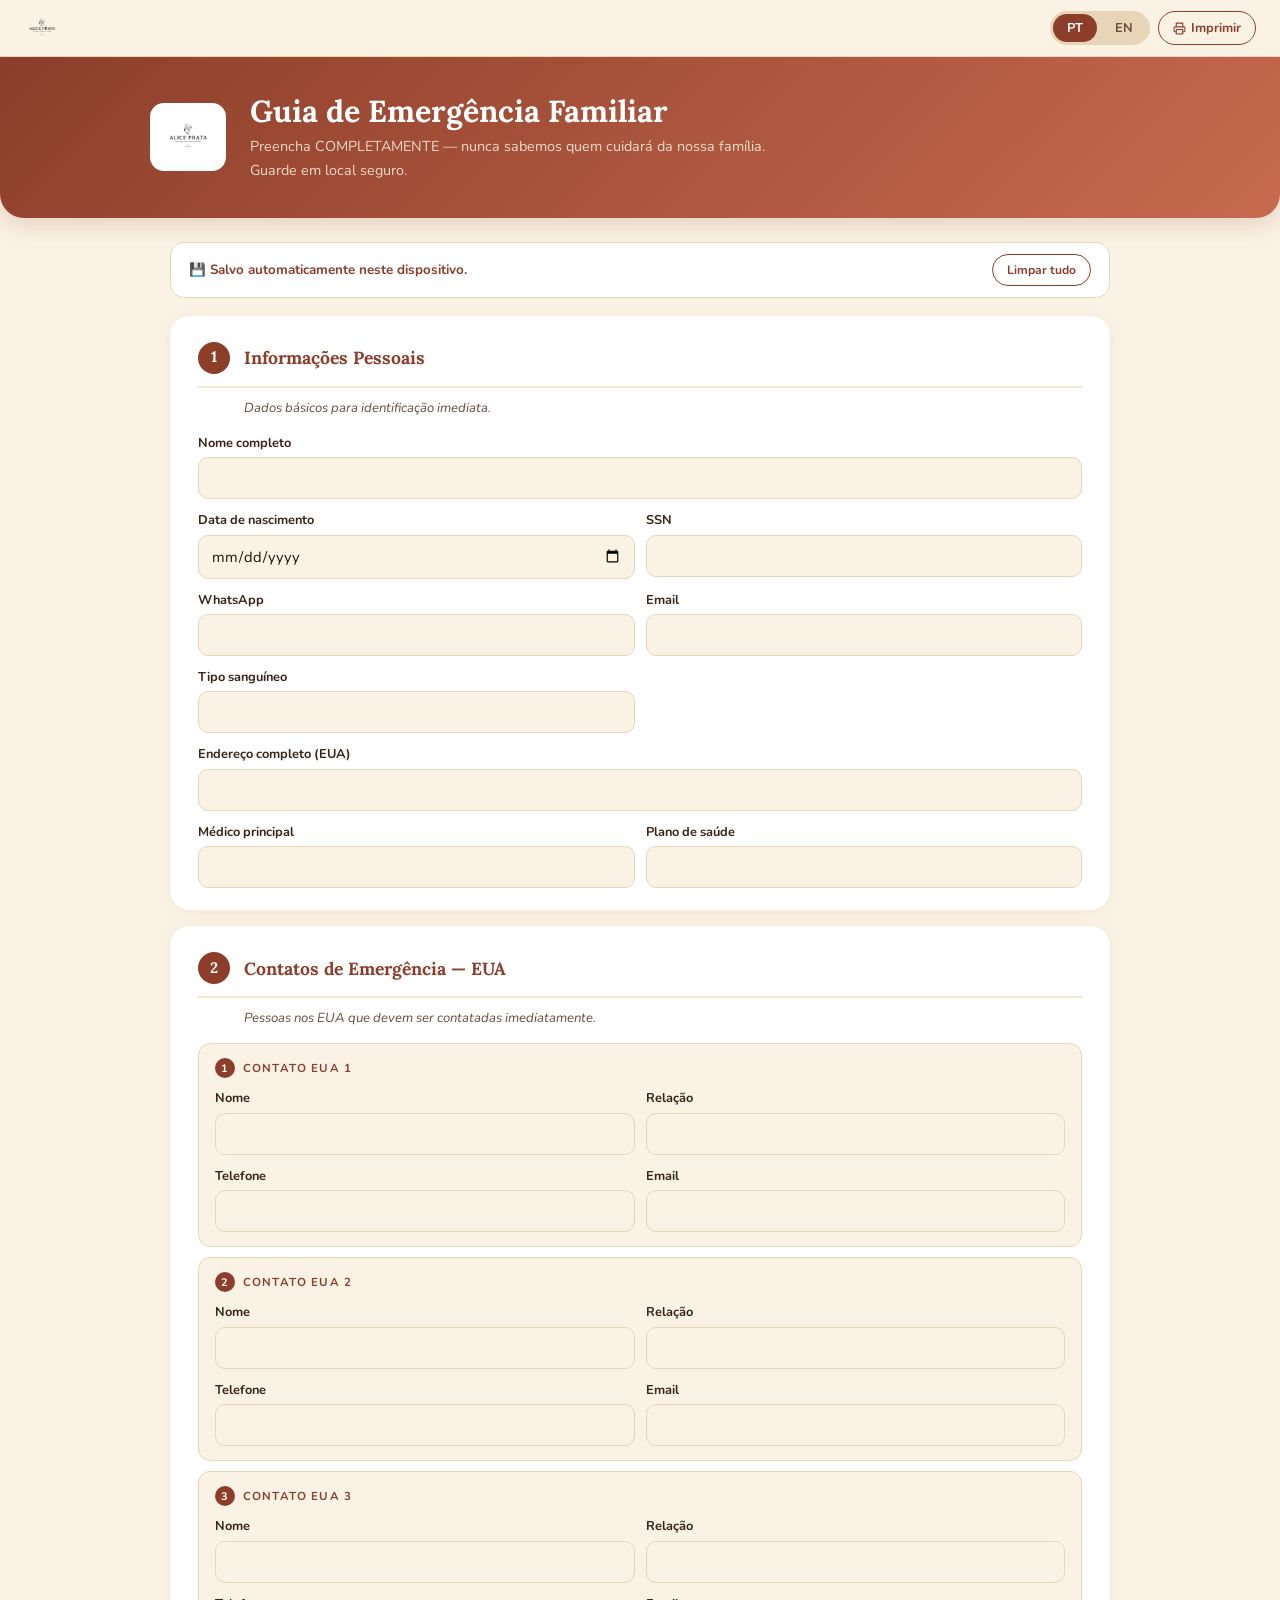
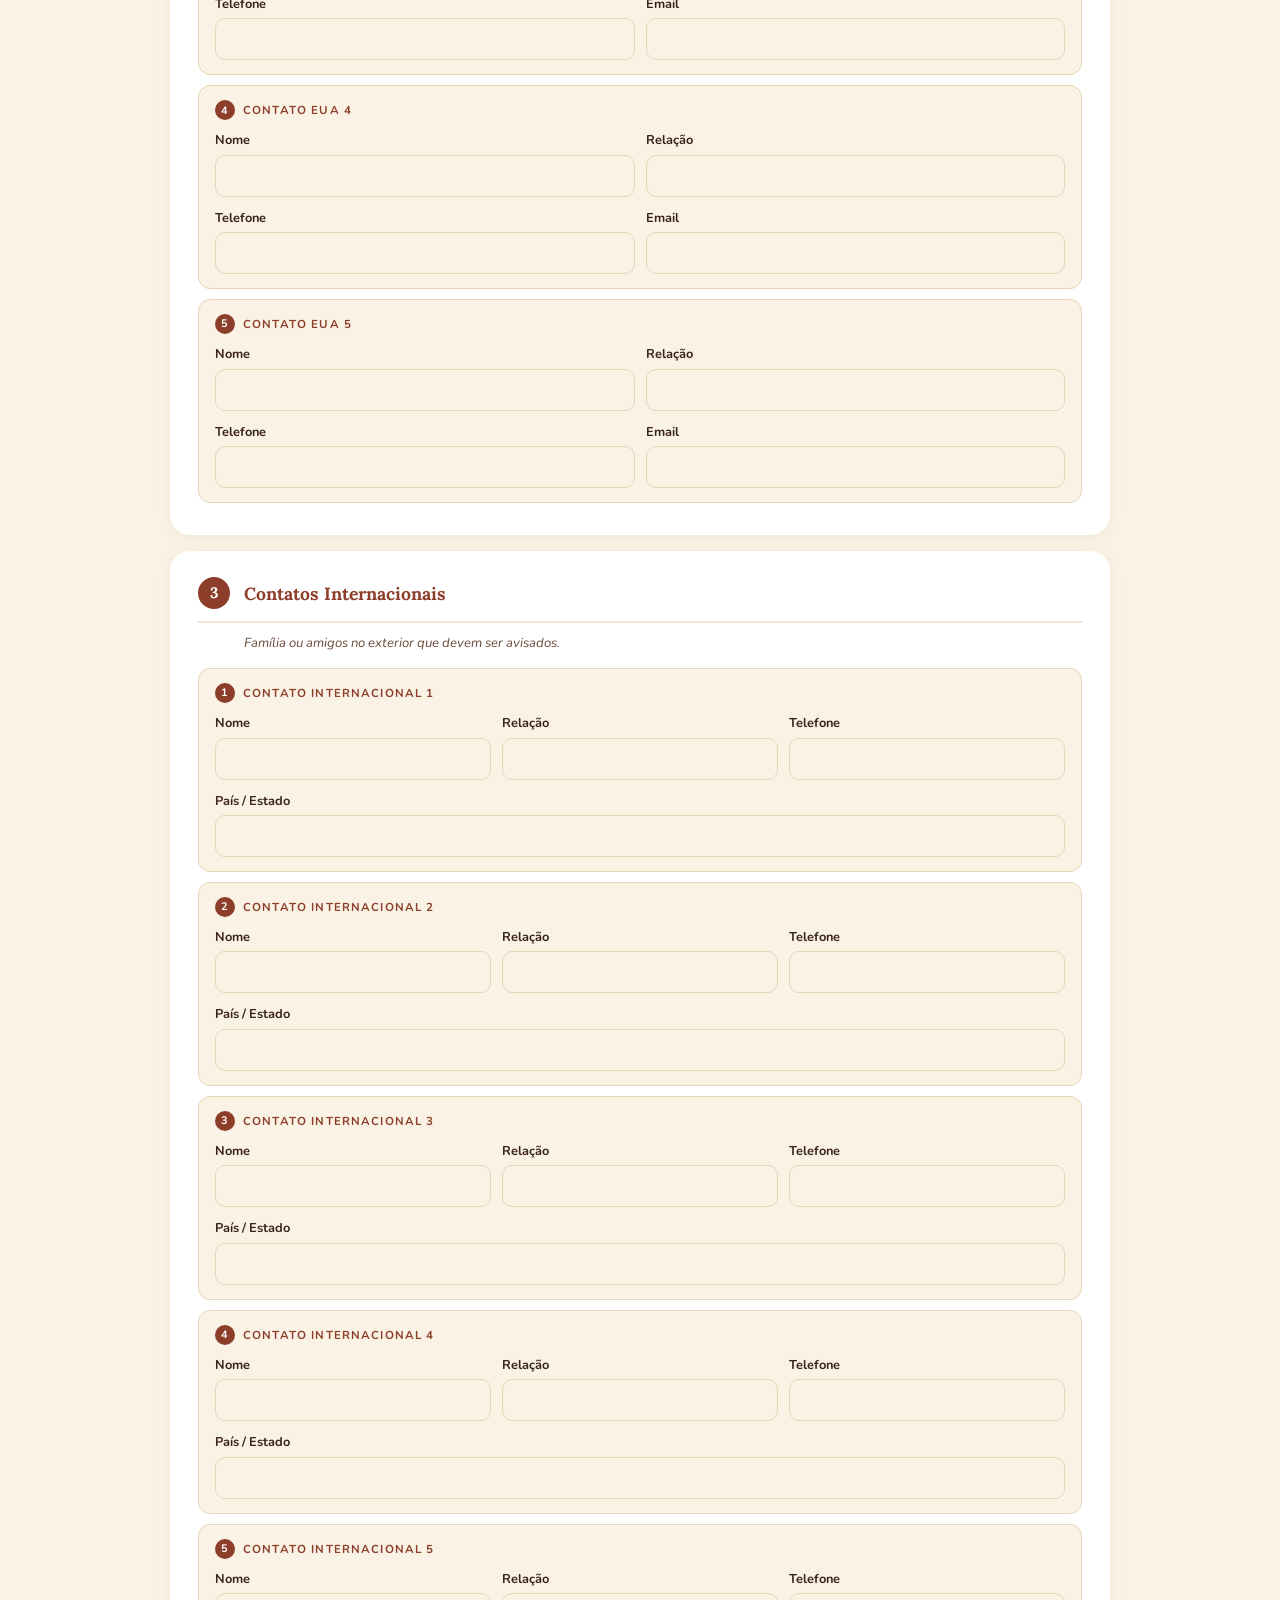
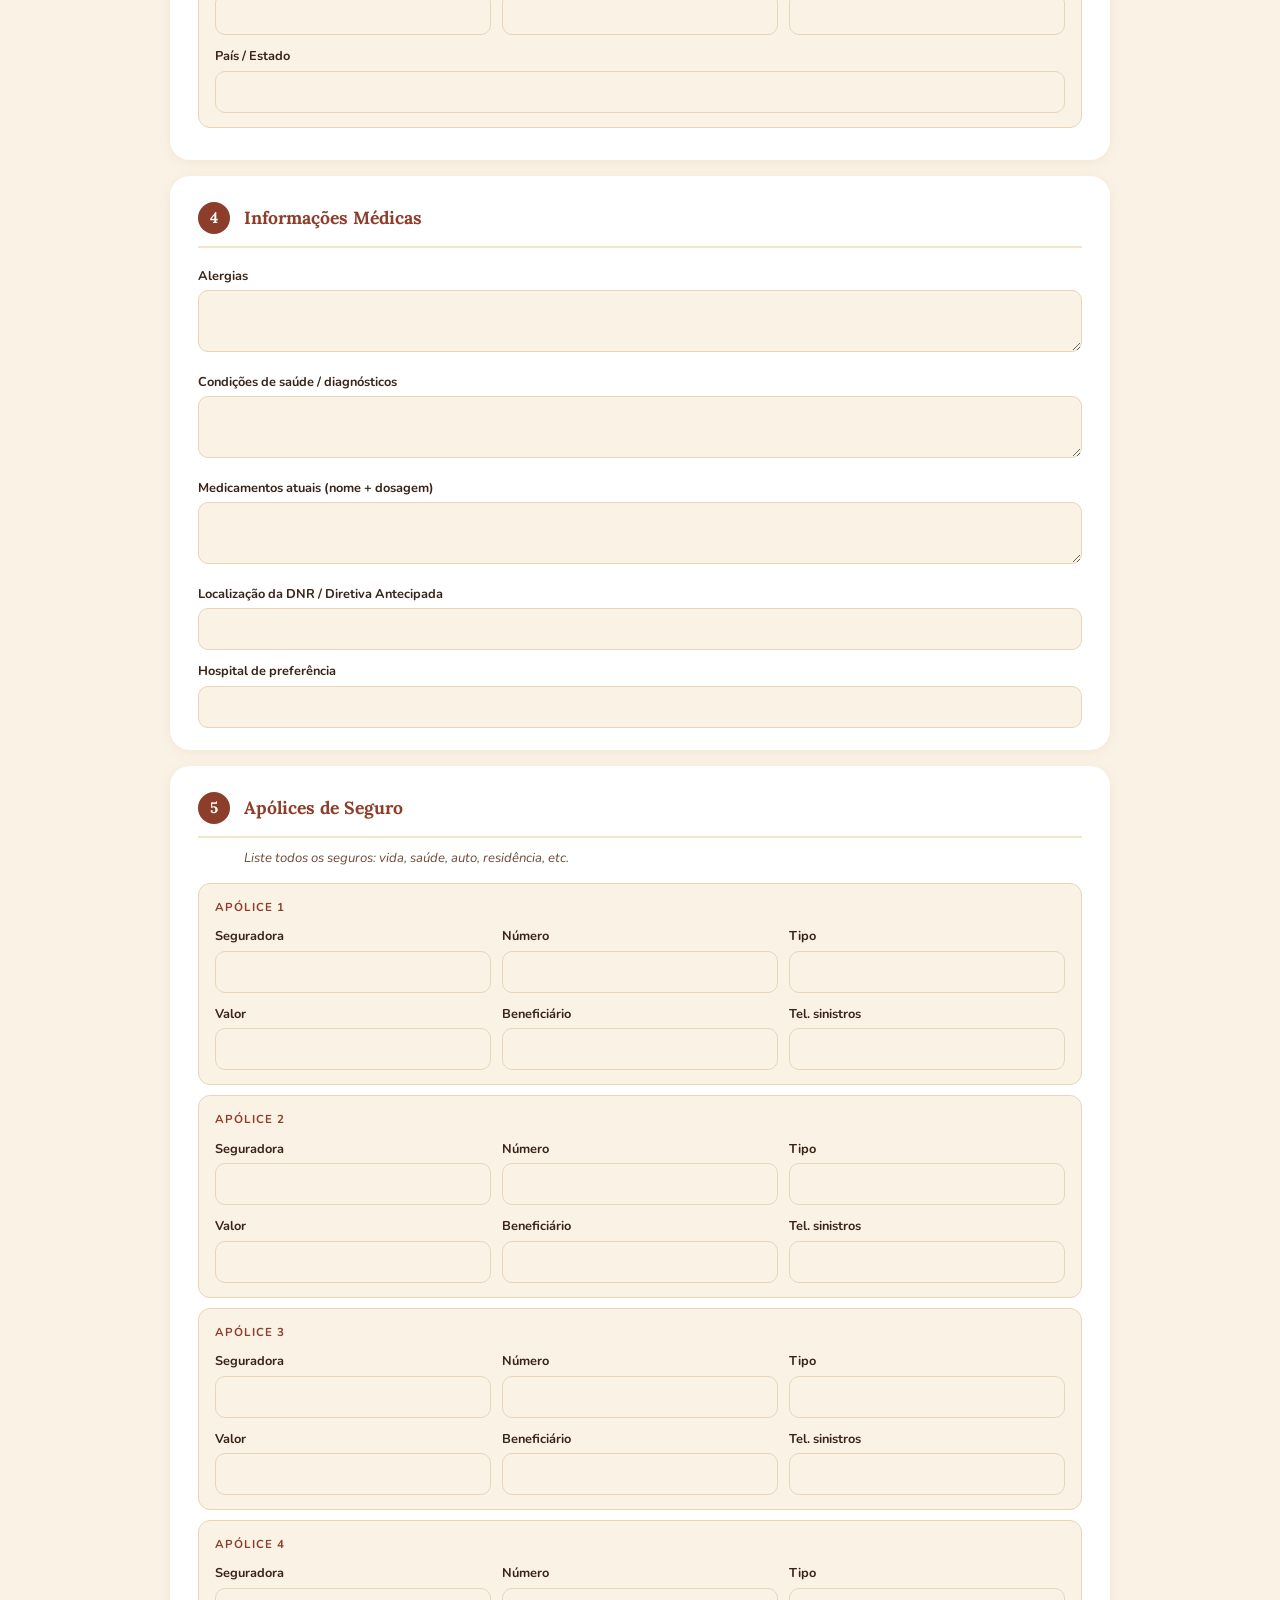
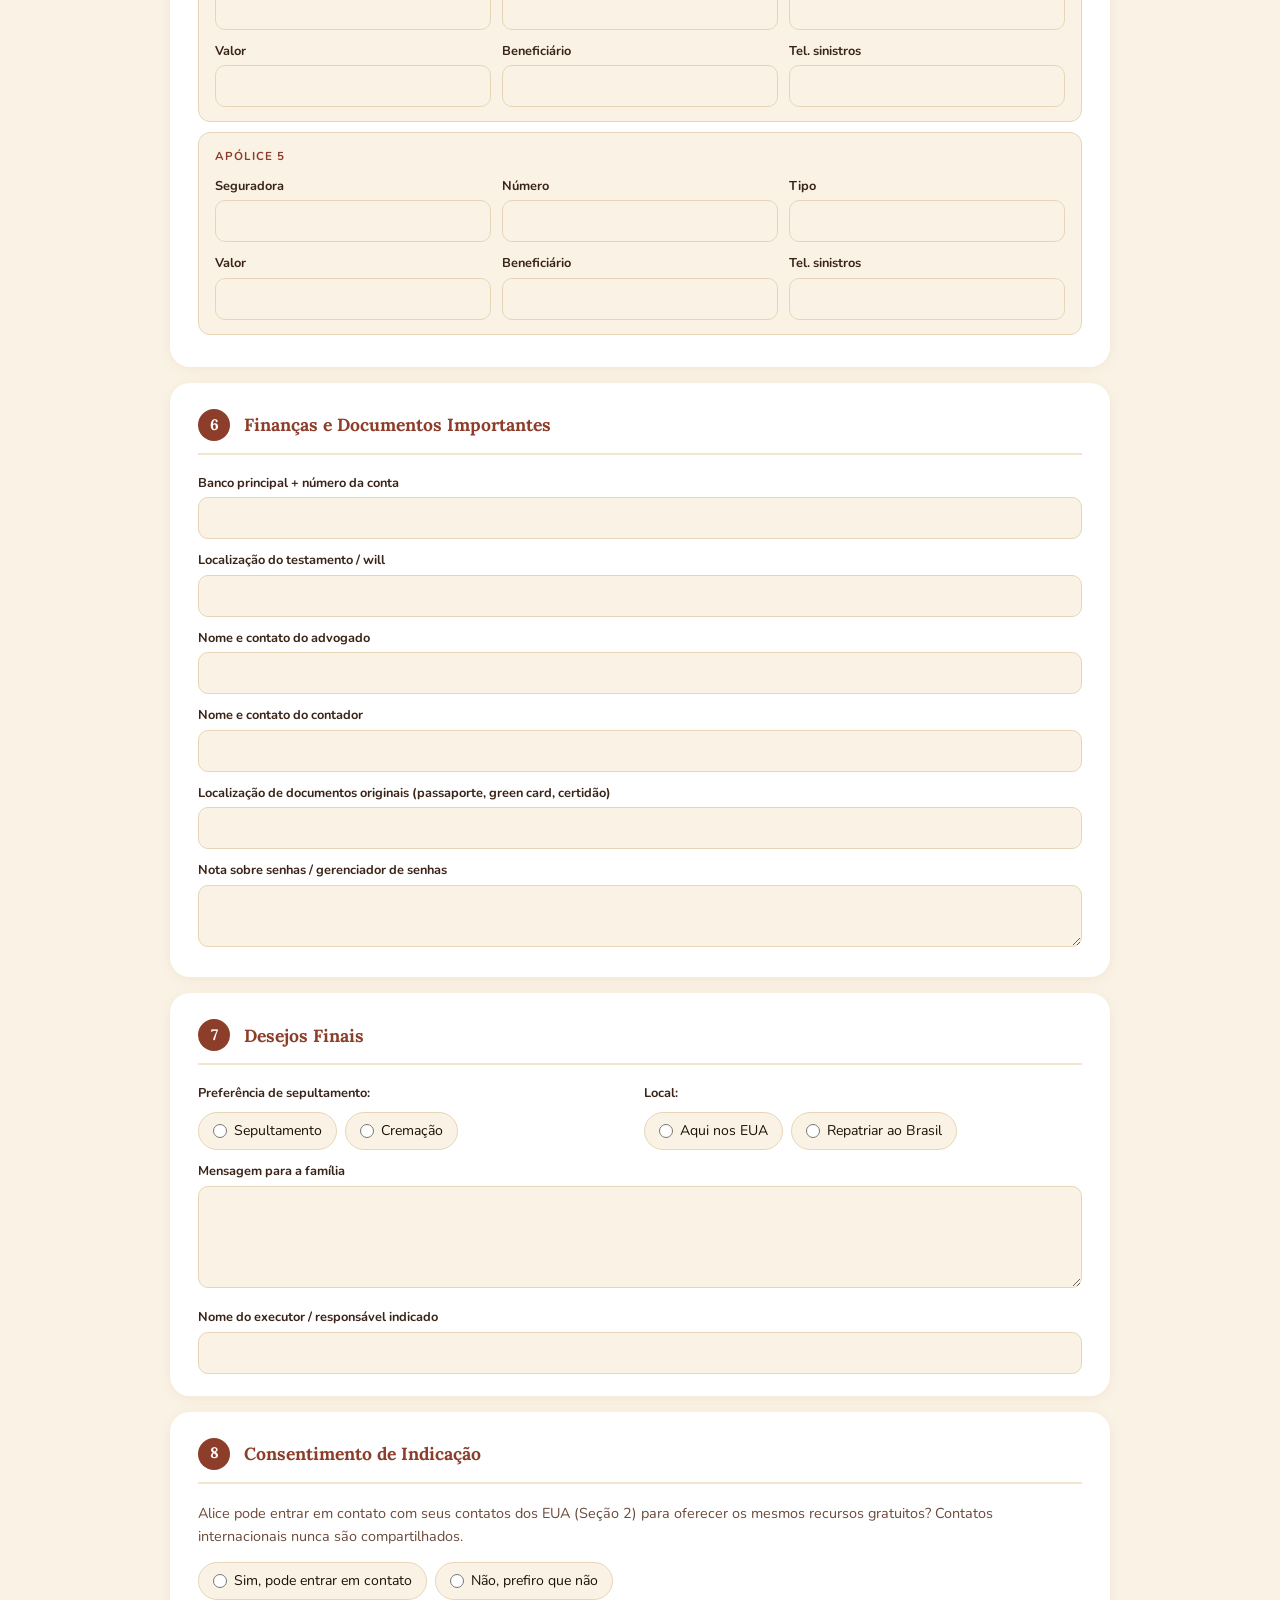
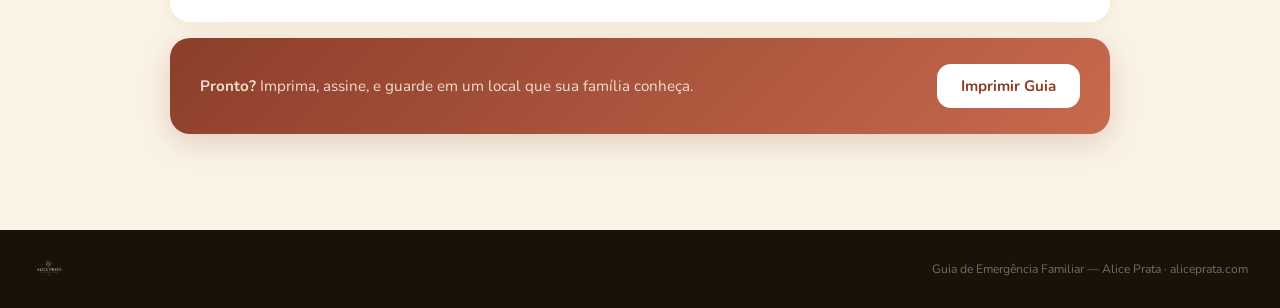
<file: Family-emergency-guide.html>
<!DOCTYPE html>

<html lang="pt-BR">
<head>
<meta charset="UTF-8"/>
<meta name="viewport" content="width=device-width, initial-scale=1.0"/>
<title>Guia de Emergência Familiar — Alice Prata</title>
<link rel="preconnect" href="https://fonts.googleapis.com">
<link rel="preconnect" href="https://fonts.gstatic.com" crossorigin>
<link href="https://fonts.googleapis.com/css2?family=Lora:ital,wght@0,400;0,600;0,700;1,400&family=Nunito:wght@400;500;600;700;800&display=swap" rel="stylesheet">
<style>
:root{--terra-deep:#8C3E2A;--terra:#B5553F;--terra-light:#C76A4F;--sand:#E8D5B7;--sand-light:#F4E6CD;--sand-cream:#FAF3E5;--ink:#1A1208;--ink-mid:#3A2418;--ink-soft:#6B4A3A;--ochre:#C9A24A;--white:#FFFFFF;--r:14px;--r-lg:20px;}
*{box-sizing:border-box;margin:0;padding:0;}
body{font-family:'Nunito',system-ui,sans-serif;background:var(--sand-cream);color:var(--ink);line-height:1.6;-webkit-font-smoothing:antialiased;}
h1,h2,h3{font-family:'Lora',Georgia,serif;line-height:1.2;}
.topbar{position:sticky;top:0;z-index:100;background:rgba(250,243,229,0.97);backdrop-filter:blur(8px);border-bottom:1px solid var(--sand);padding:10px 24px;display:flex;align-items:center;justify-content:space-between;gap:12px;}
.topbar img{height:36px;}
.topbar-right{display:flex;align-items:center;gap:8px;}
.lang-toggle{display:flex;gap:4px;background:var(--sand);border-radius:999px;padding:3px;}
.lang-btn{font-family:'Nunito',sans-serif;font-weight:700;font-size:0.8rem;padding:5px 14px;border-radius:999px;border:none;cursor:pointer;background:transparent;color:var(--ink-soft);transition:all 0.15s;}
.lang-btn.active{background:var(--terra-deep);color:var(--white);}
.action-btn{font-family:'Nunito',sans-serif;font-weight:700;font-size:0.8rem;padding:7px 14px;border-radius:999px;border:1px solid var(--terra-deep);background:transparent;color:var(--terra-deep);cursor:pointer;display:flex;align-items:center;gap:5px;transition:all 0.15s;}
.action-btn:hover{background:var(--terra-deep);color:var(--white);}
.hero{background:linear-gradient(135deg,var(--terra-deep) 0%,var(--terra-light) 100%);padding:36px 32px;border-radius:0 0 24px 24px;box-shadow:0 6px 24px rgba(140,62,42,0.2);}
.hero-inner{max-width:980px;margin:0 auto;display:flex;align-items:center;gap:24px;flex-wrap:wrap;}
.hero img{height:68px;background:var(--white);border-radius:14px;padding:8px 12px;flex-shrink:0;}
.hero h1{font-family:'Lora',serif;font-size:clamp(1.3rem,3.2vw,1.9rem);font-weight:700;color:var(--white);margin-bottom:6px;}
.hero p{color:rgba(250,243,229,0.85);font-size:0.9rem;max-width:560px;}
main{max-width:980px;margin:0 auto;padding:24px 20px 80px;}
.save-bar{background:var(--white);border-radius:var(--r);padding:11px 18px;margin-bottom:18px;border:1px solid var(--sand);display:flex;align-items:center;justify-content:space-between;gap:12px;font-size:0.84rem;color:var(--ink-soft);}
.save-bar strong{color:var(--terra-deep);}
.section{background:var(--white);border-radius:var(--r-lg);padding:26px 28px 22px;margin-bottom:16px;box-shadow:0 2px 14px rgba(140,62,42,0.07);}
.section-header{display:flex;align-items:center;gap:14px;margin-bottom:18px;border-bottom:2px solid var(--sand-light);padding-bottom:12px;}
.section-num{width:32px;height:32px;border-radius:50%;flex-shrink:0;background:var(--terra-deep);color:var(--white);font-family:'Lora',serif;font-weight:700;font-size:0.95rem;display:flex;align-items:center;justify-content:center;}
.section-header h2{font-size:1.1rem;font-weight:700;color:var(--terra-deep);margin:0;}
.section-desc{font-size:0.82rem;color:var(--ink-soft);font-style:italic;margin:-8px 0 14px 46px;}
.field-grid{display:grid;gap:11px;}
.field-grid-2{grid-template-columns:1fr 1fr;}
.field-grid-3{grid-template-columns:1fr 1fr 1fr;}
@media(max-width:600px){.field-grid-2,.field-grid-3{grid-template-columns:1fr;}}
label.field{display:block;}
.lbl{display:block;font-size:0.8rem;font-weight:700;color:var(--ink-mid);margin-bottom:4px;}
input.fi,textarea.fi,select.fi{width:100%;padding:10px 12px;border:1.5px solid var(--sand);border-radius:10px;font-family:'Nunito',sans-serif;font-size:0.92rem;color:var(--ink);background:var(--sand-cream);transition:border-color 0.15s;outline:none;resize:vertical;}
input.fi:focus,textarea.fi:focus,select.fi:focus{border-color:var(--terra);background:var(--white);}
input.fi::placeholder,textarea.fi::placeholder{color:var(--ink-soft);opacity:0.45;}
.contact-block{background:var(--sand-cream);border-radius:12px;padding:14px 16px;border:1px solid var(--sand);margin-bottom:10px;}
.contact-label{font-size:0.72rem;font-weight:700;letter-spacing:0.1em;text-transform:uppercase;color:var(--terra-deep);margin-bottom:10px;display:flex;align-items:center;gap:8px;}
.num-badge{width:20px;height:20px;border-radius:50%;background:var(--terra-deep);color:var(--white);font-size:0.68rem;display:flex;align-items:center;justify-content:center;flex-shrink:0;}
.ins-block{background:var(--sand-cream);border-radius:12px;padding:14px 16px;border:1px solid var(--sand);margin-bottom:10px;}
.ins-label{font-size:0.72rem;font-weight:700;letter-spacing:0.1em;text-transform:uppercase;color:var(--terra-deep);margin-bottom:10px;}
.radio-group{display:flex;flex-wrap:wrap;gap:8px;margin-top:4px;}
.radio-opt{display:flex;align-items:center;gap:7px;cursor:pointer;background:var(--sand-cream);border:1.5px solid var(--sand);border-radius:999px;padding:7px 14px;font-size:0.88rem;transition:all 0.15s;}
.radio-opt input{width:14px;height:14px;accent-color:var(--terra-deep);}
.radio-opt:has(input:checked){background:rgba(181,85,63,0.1);border-color:var(--terra);color:var(--terra-deep);font-weight:700;}
.print-cta{background:linear-gradient(135deg,var(--terra-deep),var(--terra-light));border-radius:var(--r-lg);padding:26px 30px;display:flex;align-items:center;gap:20px;flex-wrap:wrap;box-shadow:0 8px 28px rgba(140,62,42,0.2);margin-bottom:16px;}
.print-cta p{color:rgba(250,243,229,0.88);font-size:0.95rem;flex:1;min-width:200px;}
.print-cta button{background:var(--white);color:var(--terra-deep);font-family:'Nunito',sans-serif;font-weight:700;font-size:0.95rem;padding:12px 24px;border-radius:var(--r);border:none;cursor:pointer;white-space:nowrap;}
footer{background:var(--ink);padding:22px 32px;display:flex;align-items:center;gap:16px;flex-wrap:wrap;justify-content:space-between;}
footer img{height:34px;filter:invert(1);opacity:0.8;}
footer p{color:rgba(250,243,229,0.4);font-size:0.76rem;}
@media print{.topbar,.action-btn,.print-cta,.save-bar{display:none!important;}body{background:#fff;}.hero{background:#fff;border-bottom:2px solid var(--terra-deep);border-radius:0;box-shadow:none;padding:16px 0;}.hero h1{color:var(--terra-deep)!important;}.section{box-shadow:none;border:1px solid var(--sand);break-inside:avoid;}.en-content,.pt-content{display:block!important;}}
/* Lang */
body[data-lang="en"] .pt-content{display:none;}
body[data-lang="pt"] .en-content{display:none;}
</style>
</head>
<body data-lang="pt">
<div class="topbar">
  <img src="alice-prata-logo.png" alt="Alice Prata"/>
  <div class="topbar-right">
    <span id="saveInd" style="font-size:0.8rem;color:var(--terra);display:none;"></span>
    <div class="lang-toggle">
      <button class="lang-btn active" id="btnPT" onclick="setLang('pt')">PT</button>
      <button class="lang-btn" id="btnEN" onclick="setLang('en')">EN</button>
    </div>
    <button class="action-btn" onclick="window.print()">
      <svg width="13" height="13" viewBox="0 0 24 24" fill="none" stroke="currentColor" stroke-width="2"><polyline points="6 9 6 2 18 2 18 9"/><path d="M6 18H4a2 2 0 0 1-2-2v-5a2 2 0 0 1 2-2h16a2 2 0 0 1 2 2v5a2 2 0 0 1-2 2h-2"/><rect x="6" y="14" width="12" height="8"/></svg>
      <span class="pt-content">Imprimir</span><span class="en-content">Print</span>
    </button>
  </div>
</div>

<header class="hero">
  <div class="hero-inner">
    <img src="alice-prata-logo.png" alt="Alice Prata"/>
    <div>
      <h1 class="pt-content">Guia de Emergência Familiar</h1>
      <h1 class="en-content">Family Emergency Guide</h1>
      <p class="pt-content">Preencha COMPLETAMENTE — nunca sabemos quem cuidará da nossa família. Guarde em local seguro.</p>
      <p class="en-content">Fill out COMPLETELY — we never know who will care for our family. Keep in a safe place.</p>
    </div>
  </div>
</header>

<main>
<div class="save-bar">
  <div>
    <strong class="pt-content">💾 Salvo automaticamente neste dispositivo.</strong>
    <strong class="en-content">💾 Auto-saved on this device.</strong>
  </div>
  <button class="action-btn" onclick="clearAll()" style="font-size:0.76rem;">
    <span class="pt-content">Limpar tudo</span><span class="en-content">Clear all</span>
  </button>
</div>

<form id="guideForm">

<!-- 1. PERSONAL -->

<div class="section">
  <div class="section-header">
    <div class="section-num">1</div>
    <h2 class="pt-content">Informações Pessoais</h2>
    <h2 class="en-content">Personal Information</h2>
  </div>
  <p class="section-desc pt-content">Dados básicos para identificação imediata.</p>
  <p class="section-desc en-content">Basic details for immediate identification.</p>
  <div class="field-grid field-grid-2">
    <label class="field" style="grid-column:1/-1;">
      <span class="lbl pt-content">Nome completo</span>
      <span class="lbl en-content">Full name</span>
      <input id="p_name" class="fi" type="text"/>
    </label>
    <label class="field">
      <span class="lbl pt-content">Data de nascimento</span>
      <span class="lbl en-content">Date of birth</span>
      <input id="p_dob" class="fi" type="date"/>
    </label>
    <label class="field">
      <span class="lbl">SSN</span>
      <input id="p_ssn" class="fi" type="text"/>
    </label>
    <label class="field">
      <span class="lbl">WhatsApp</span>
      <input id="p_phone" class="fi" type="tel"/>
    </label>
    <label class="field">
      <span class="lbl">Email</span>
      <input id="p_email" class="fi" type="email"/>
    </label>
    <label class="field">
      <span class="lbl pt-content">Tipo sanguíneo</span>
      <span class="lbl en-content">Blood type</span>
      <input id="p_blood" class="fi" type="text"/>
    </label>
    <label class="field" style="grid-column:1/-1;">
      <span class="lbl pt-content">Endereço completo (EUA)</span>
      <span class="lbl en-content">Full address (US)</span>
      <input id="p_address" class="fi" type="text"/>
    </label>
    <label class="field">
      <span class="lbl pt-content">Médico principal</span>
      <span class="lbl en-content">Primary doctor</span>
      <input id="p_doctor" class="fi" type="text"/>
    </label>
    <label class="field">
      <span class="lbl pt-content">Plano de saúde</span>
      <span class="lbl en-content">Health insurance plan</span>
      <input id="p_health" class="fi" type="text"/>
    </label>
  </div>
</div>

<!-- 2. US CONTACTS -->

<div class="section">
  <div class="section-header">
    <div class="section-num">2</div>
    <h2 class="pt-content">Contatos de Emergência — EUA</h2>
    <h2 class="en-content">Emergency Contacts — United States</h2>
  </div>
  <p class="section-desc pt-content">Pessoas nos EUA que devem ser contatadas imediatamente.</p>
  <p class="section-desc en-content">People in the US who should be contacted immediately.</p>
  <div id="usContacts"></div>
</div>

<!-- 3. INTERNATIONAL -->

<div class="section">
  <div class="section-header">
    <div class="section-num">3</div>
    <h2 class="pt-content">Contatos Internacionais</h2>
    <h2 class="en-content">International Contacts</h2>
  </div>
  <p class="section-desc pt-content">Família ou amigos no exterior que devem ser avisados.</p>
  <p class="section-desc en-content">Family or friends abroad who should be notified.</p>
  <div id="intlContacts"></div>
</div>

<!-- 4. MEDICAL -->

<div class="section">
  <div class="section-header">
    <div class="section-num">4</div>
    <h2 class="pt-content">Informações Médicas</h2>
    <h2 class="en-content">Medical Information</h2>
  </div>
  <div class="field-grid">
    <label class="field">
      <span class="lbl pt-content">Alergias</span>
      <span class="lbl en-content">Allergies</span>
      <textarea id="m_allergies" class="fi" rows="2"></textarea>
    </label>
    <label class="field">
      <span class="lbl pt-content">Condições de saúde / diagnósticos</span>
      <span class="lbl en-content">Health conditions / diagnoses</span>
      <textarea id="m_conditions" class="fi" rows="2"></textarea>
    </label>
    <label class="field">
      <span class="lbl pt-content">Medicamentos atuais (nome + dosagem)</span>
      <span class="lbl en-content">Current medications (name + dosage)</span>
      <textarea id="m_meds" class="fi" rows="2"></textarea>
    </label>
    <label class="field">
      <span class="lbl pt-content">Localização da DNR / Diretiva Antecipada</span>
      <span class="lbl en-content">Location of DNR / Advance Directive</span>
      <input id="m_dnr" class="fi" type="text"/>
    </label>
    <label class="field">
      <span class="lbl pt-content">Hospital de preferência</span>
      <span class="lbl en-content">Preferred hospital</span>
      <input id="m_hospital" class="fi" type="text"/>
    </label>
  </div>
</div>

<!-- 5. INSURANCE -->

<div class="section">
  <div class="section-header">
    <div class="section-num">5</div>
    <h2 class="pt-content">Apólices de Seguro</h2>
    <h2 class="en-content">Insurance Policies</h2>
  </div>
  <p class="section-desc pt-content">Liste todos os seguros: vida, saúde, auto, residência, etc.</p>
  <p class="section-desc en-content">List all insurance: life, health, auto, home, etc.</p>
  <div id="insuranceList"></div>
</div>

<!-- 6. FINANCES -->

<div class="section">
  <div class="section-header">
    <div class="section-num">6</div>
    <h2 class="pt-content">Finanças e Documentos Importantes</h2>
    <h2 class="en-content">Finances and Important Documents</h2>
  </div>
  <div class="field-grid">
    <label class="field">
      <span class="lbl pt-content">Banco principal + número da conta</span>
      <span class="lbl en-content">Primary bank + account number</span>
      <input id="f_bank" class="fi" type="text"/>
    </label>
    <label class="field">
      <span class="lbl pt-content">Localização do testamento / will</span>
      <span class="lbl en-content">Location of will</span>
      <input id="f_will" class="fi" type="text"/>
    </label>
    <label class="field">
      <span class="lbl pt-content">Nome e contato do advogado</span>
      <span class="lbl en-content">Attorney name and contact</span>
      <input id="f_attorney" class="fi" type="text"/>
    </label>
    <label class="field">
      <span class="lbl pt-content">Nome e contato do contador</span>
      <span class="lbl en-content">Accountant name and contact</span>
      <input id="f_accountant" class="fi" type="text"/>
    </label>
    <label class="field">
      <span class="lbl pt-content">Localização de documentos originais (passaporte, green card, certidão)</span>
      <span class="lbl en-content">Location of original documents (passport, green card, birth cert.)</span>
      <input id="f_docs" class="fi" type="text"/>
    </label>
    <label class="field">
      <span class="lbl pt-content">Nota sobre senhas / gerenciador de senhas</span>
      <span class="lbl en-content">Note about passwords / password manager</span>
      <textarea id="f_passwords" class="fi" rows="2"></textarea>
    </label>
  </div>
</div>

<!-- 7. FINAL WISHES -->

<div class="section">
  <div class="section-header">
    <div class="section-num">7</div>
    <h2 class="pt-content">Desejos Finais</h2>
    <h2 class="en-content">Final Wishes</h2>
  </div>
  <div class="field-grid">
    <div class="field-grid field-grid-2" style="gap:8px;">
      <div>
        <p class="lbl pt-content" style="margin-bottom:8px;">Preferência de sepultamento:</p>
        <p class="lbl en-content" style="margin-bottom:8px;">Burial preference:</p>
        <div class="radio-group">
          <label class="radio-opt"><input type="radio" name="burial" value="burial"/>
            <span class="pt-content">Sepultamento</span>
            <span class="en-content">Burial</span>
          </label>
          <label class="radio-opt"><input type="radio" name="burial" value="cremation"/>
            <span class="pt-content">Cremação</span>
            <span class="en-content">Cremation</span>
          </label>
        </div>
      </div>
      <div>
        <p class="lbl pt-content" style="margin-bottom:8px;">Local:</p>
        <p class="lbl en-content" style="margin-bottom:8px;">Location:</p>
        <div class="radio-group">
          <label class="radio-opt"><input type="radio" name="location" value="us"/>
            <span class="pt-content">Aqui nos EUA</span>
            <span class="en-content">Here in the US</span>
          </label>
          <label class="radio-opt"><input type="radio" name="location" value="brazil"/>
            <span class="pt-content">Repatriar ao Brasil</span>
            <span class="en-content">Repatriate to Brazil</span>
          </label>
        </div>
      </div>
    </div>
    <label class="field">
      <span class="lbl pt-content">Mensagem para a família</span>
      <span class="lbl en-content">Message to family</span>
      <textarea id="w_message" class="fi" rows="4"></textarea>
    </label>
    <label class="field">
      <span class="lbl pt-content">Nome do executor / responsável indicado</span>
      <span class="lbl en-content">Executor / designated responsible person</span>
      <input id="w_executor" class="fi" type="text"/>
    </label>
  </div>
</div>

<!-- 8. REFERRAL -->

<div class="section">
  <div class="section-header">
    <div class="section-num">8</div>
    <h2 class="pt-content">Consentimento de Indicação</h2>
    <h2 class="en-content">Referral Consent</h2>
  </div>
  <p style="font-size:0.9rem;color:var(--ink-soft);margin-bottom:14px;" class="pt-content">Alice pode entrar em contato com seus contatos dos EUA (Seção 2) para oferecer os mesmos recursos gratuitos? Contatos internacionais nunca são compartilhados.</p>
  <p style="font-size:0.9rem;color:var(--ink-soft);margin-bottom:14px;" class="en-content">May Alice reach out to your US contacts (Section 2) to offer the same free resources? International contacts are never shared.</p>
  <div class="radio-group">
    <label class="radio-opt"><input type="radio" name="consent" value="yes"/>
      <span class="pt-content">Sim, pode entrar em contato</span>
      <span class="en-content">Yes, you may reach out</span>
    </label>
    <label class="radio-opt"><input type="radio" name="consent" value="no"/>
      <span class="pt-content">Não, prefiro que não</span>
      <span class="en-content">No, I prefer not</span>
    </label>
  </div>
</div>

</form>

<div class="print-cta">
  <p class="pt-content"><strong>Pronto?</strong> Imprima, assine, e guarde em um local que sua família conheça.</p>
  <p class="en-content"><strong>Ready?</strong> Print, sign, and store somewhere your family knows.</p>
  <button onclick="window.print()">
    <span class="pt-content">Imprimir Guia</span>
    <span class="en-content">Print Guide</span>
  </button>
</div>
</main>

<footer>
  <img src="alice-prata-logo.png" alt="Alice Prata"/>
  <p class="pt-content">Guia de Emergência Familiar — Alice Prata · aliceprata.com</p>
  <p class="en-content">Family Emergency Guide — Alice Prata · aliceprata.com</p>
</footer>

<script>
const SAVE_KEY='ap_guide_v2';
function setLang(lang){
  document.body.dataset.lang=lang;
  document.getElementById('btnPT').classList.toggle('active',lang==='pt');
  document.getElementById('btnEN').classList.toggle('active',lang==='en');
  document.documentElement.lang=lang==='en'?'en':'pt-BR';
  localStorage.setItem('ap_lang_guide',lang);
  rebuildDynamic();
}
(function(){})(); // Always defaults to PT on load

const isEN=()=>document.body.dataset.lang==='en';

function makeContact(prefix,intl){
  const d=document.createElement('div');
  d.className='contact-block';
  const num=prefix.split('_')[1];
  const lbl=intl?(isEN()?`International Contact ${num}`:`Contato Internacional ${num}`):(isEN()?`US Contact ${num}`:`Contato EUA ${num}`);
  d.innerHTML=`<div class="contact-label"><span class="num-badge">${num}</span>${lbl}</div>
  <div class="field-grid ${intl?'field-grid-3':'field-grid-2'}">
    <label class="field"><span class="lbl">${isEN()?'Name':'Nome'}</span><input id="${prefix}_name" class="fi" type="text"/></label>
    <label class="field"><span class="lbl">${isEN()?'Relationship':'Relação'}</span><input id="${prefix}_rel" class="fi" type="text"/></label>
    <label class="field"><span class="lbl">${isEN()?'Phone':'Telefone'}</span><input id="${prefix}_phone" class="fi" type="tel"/></label>
    ${intl?`<label class="field" style="grid-column:1/-1;"><span class="lbl">${isEN()?'Country / State':'País / Estado'}</span><input id="${prefix}_country" class="fi" type="text"/></label>`:`<label class="field"><span class="lbl">Email</span><input id="${prefix}_email" class="fi" type="email"/></label>`}
  </div>`;
  d.querySelectorAll('input').forEach(el=>el.addEventListener('input',()=>autoSave()));
  return d;
}

function makeInsurance(i){
  const d=document.createElement('div');
  d.className='ins-block';
  d.innerHTML=`<div class="ins-label">${isEN()?`Policy ${i}`:`Apólice ${i}`}</div>
  <div class="field-grid field-grid-3">
    <label class="field"><span class="lbl">${isEN()?'Carrier':'Seguradora'}</span><input id="ins_${i}_co" class="fi" type="text"/></label>
    <label class="field"><span class="lbl">${isEN()?'Policy number':'Número'}</span><input id="ins_${i}_num" class="fi" type="text"/></label>
    <label class="field"><span class="lbl">${isEN()?'Type':'Tipo'}</span><input id="ins_${i}_type" class="fi" type="text"/></label>
    <label class="field"><span class="lbl">${isEN()?'Coverage amount':'Valor'}</span><input id="ins_${i}_amt" class="fi" type="text"/></label>
    <label class="field"><span class="lbl">${isEN()?'Beneficiary':'Beneficiário'}</span><input id="ins_${i}_ben" class="fi" type="text"/></label>
    <label class="field"><span class="lbl">${isEN()?'Claims phone':'Tel. sinistros'}</span><input id="ins_${i}_phone" class="fi" type="tel"/></label>
  </div>`;
  d.querySelectorAll('input').forEach(el=>el.addEventListener('input',()=>autoSave()));
  return d;
}

function rebuildDynamic(){
  const saved=getSaved();
  ['usContacts','intlContacts','insuranceList'].forEach(id=>document.getElementById(id).innerHTML='');
  for(let i=1;i<=5;i++) document.getElementById('usContacts').appendChild(makeContact(`uc_${i}`,false));
  for(let i=1;i<=5;i++) document.getElementById('intlContacts').appendChild(makeContact(`ic_${i}`,true));
  for(let i=1;i<=5;i++) document.getElementById('insuranceList').appendChild(makeInsurance(i));
  if(saved) restoreData(saved);
}
rebuildDynamic();

let saveTimer;
function autoSave(){clearTimeout(saveTimer);saveTimer=setTimeout(saveData,600);}
document.getElementById('guideForm').addEventListener('input',autoSave);
document.getElementById('guideForm').addEventListener('change',autoSave);

function saveData(){
  const data={};
  document.querySelectorAll('#guideForm input[type=text],#guideForm input[type=email],#guideForm input[type=tel],#guideForm input[type=date],#guideForm textarea').forEach(el=>{if(el.id)data[el.id]=el.value;});
  document.querySelectorAll('#guideForm input[type=radio]:checked').forEach(el=>{data['r_'+el.name]=el.value;});
  localStorage.setItem(SAVE_KEY,JSON.stringify(data));
  const ind=document.getElementById('saveInd');
  ind.textContent=isEN()?'✓ Saved':'✓ Salvo';ind.style.display='inline';
  setTimeout(()=>ind.style.display='none',1800);
}

function getSaved(){const r=localStorage.getItem(SAVE_KEY);try{return r?JSON.parse(r):null;}catch(e){return null;}}

function restoreData(data){
  Object.entries(data).forEach(([k,v])=>{
    if(k.startsWith('r_')){const r=document.querySelector(`input[name="${k.slice(2)}"][value="${v}"]`);if(r)r.checked=true;}
    else{const el=document.getElementById(k);if(el)el.value=v;}
  });
}

function clearAll(){
  const msg=isEN()?'Clear all fields?':'Limpar todos os campos?';
  if(confirm(msg)){localStorage.removeItem(SAVE_KEY);rebuildDynamic();}
}
</script>

</body>
</html>
</file>
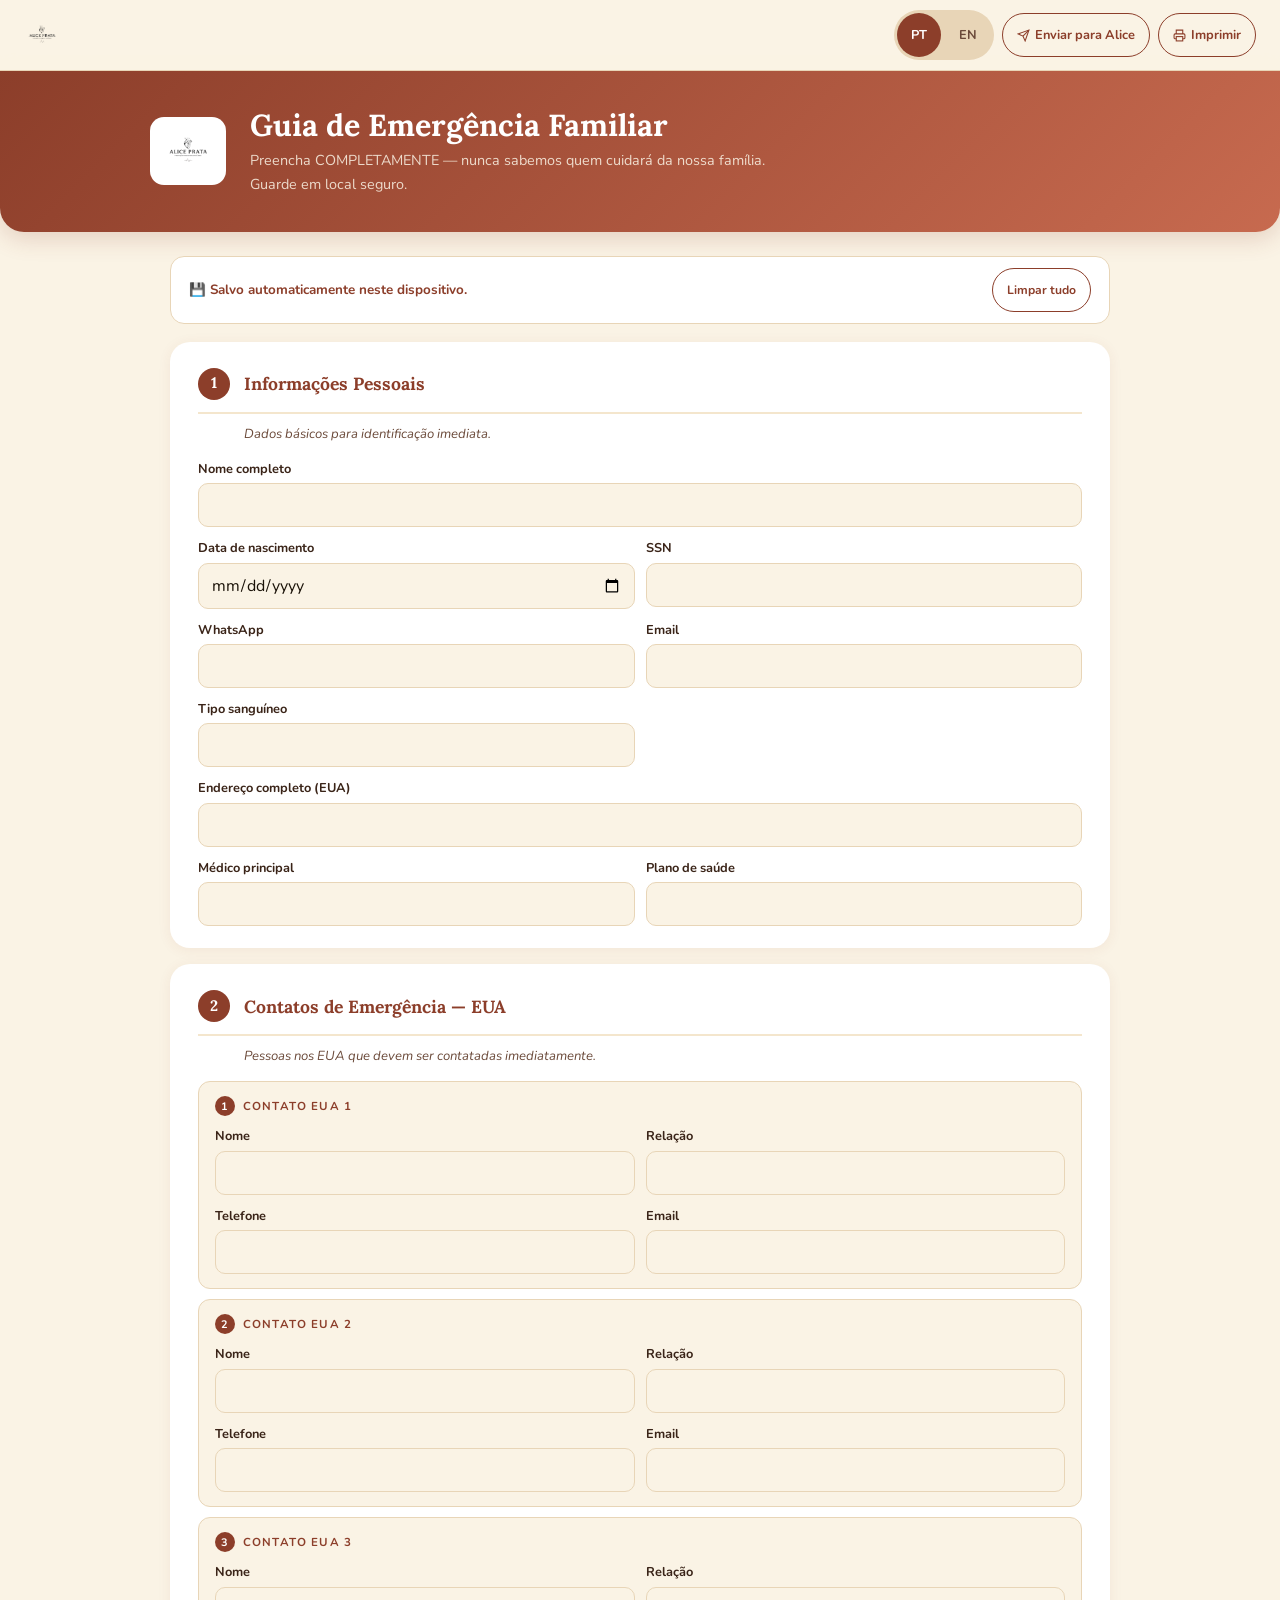
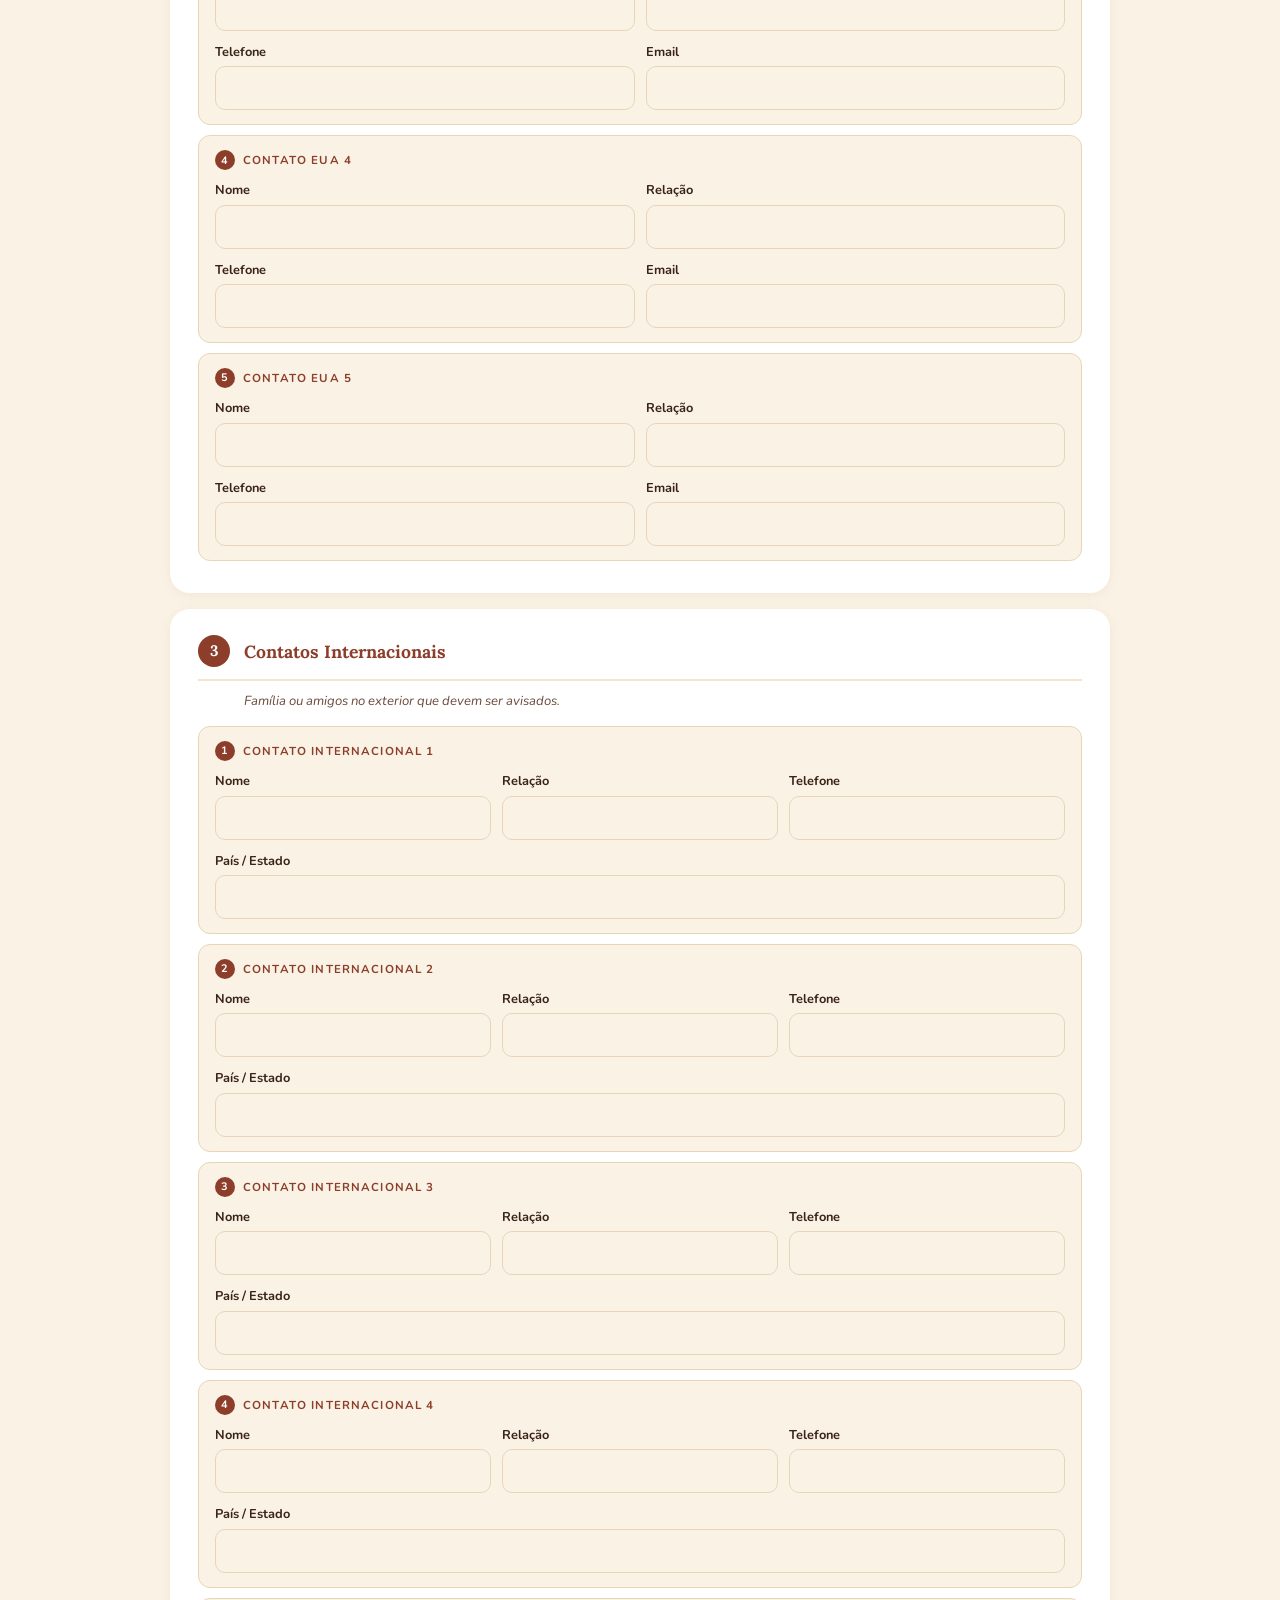
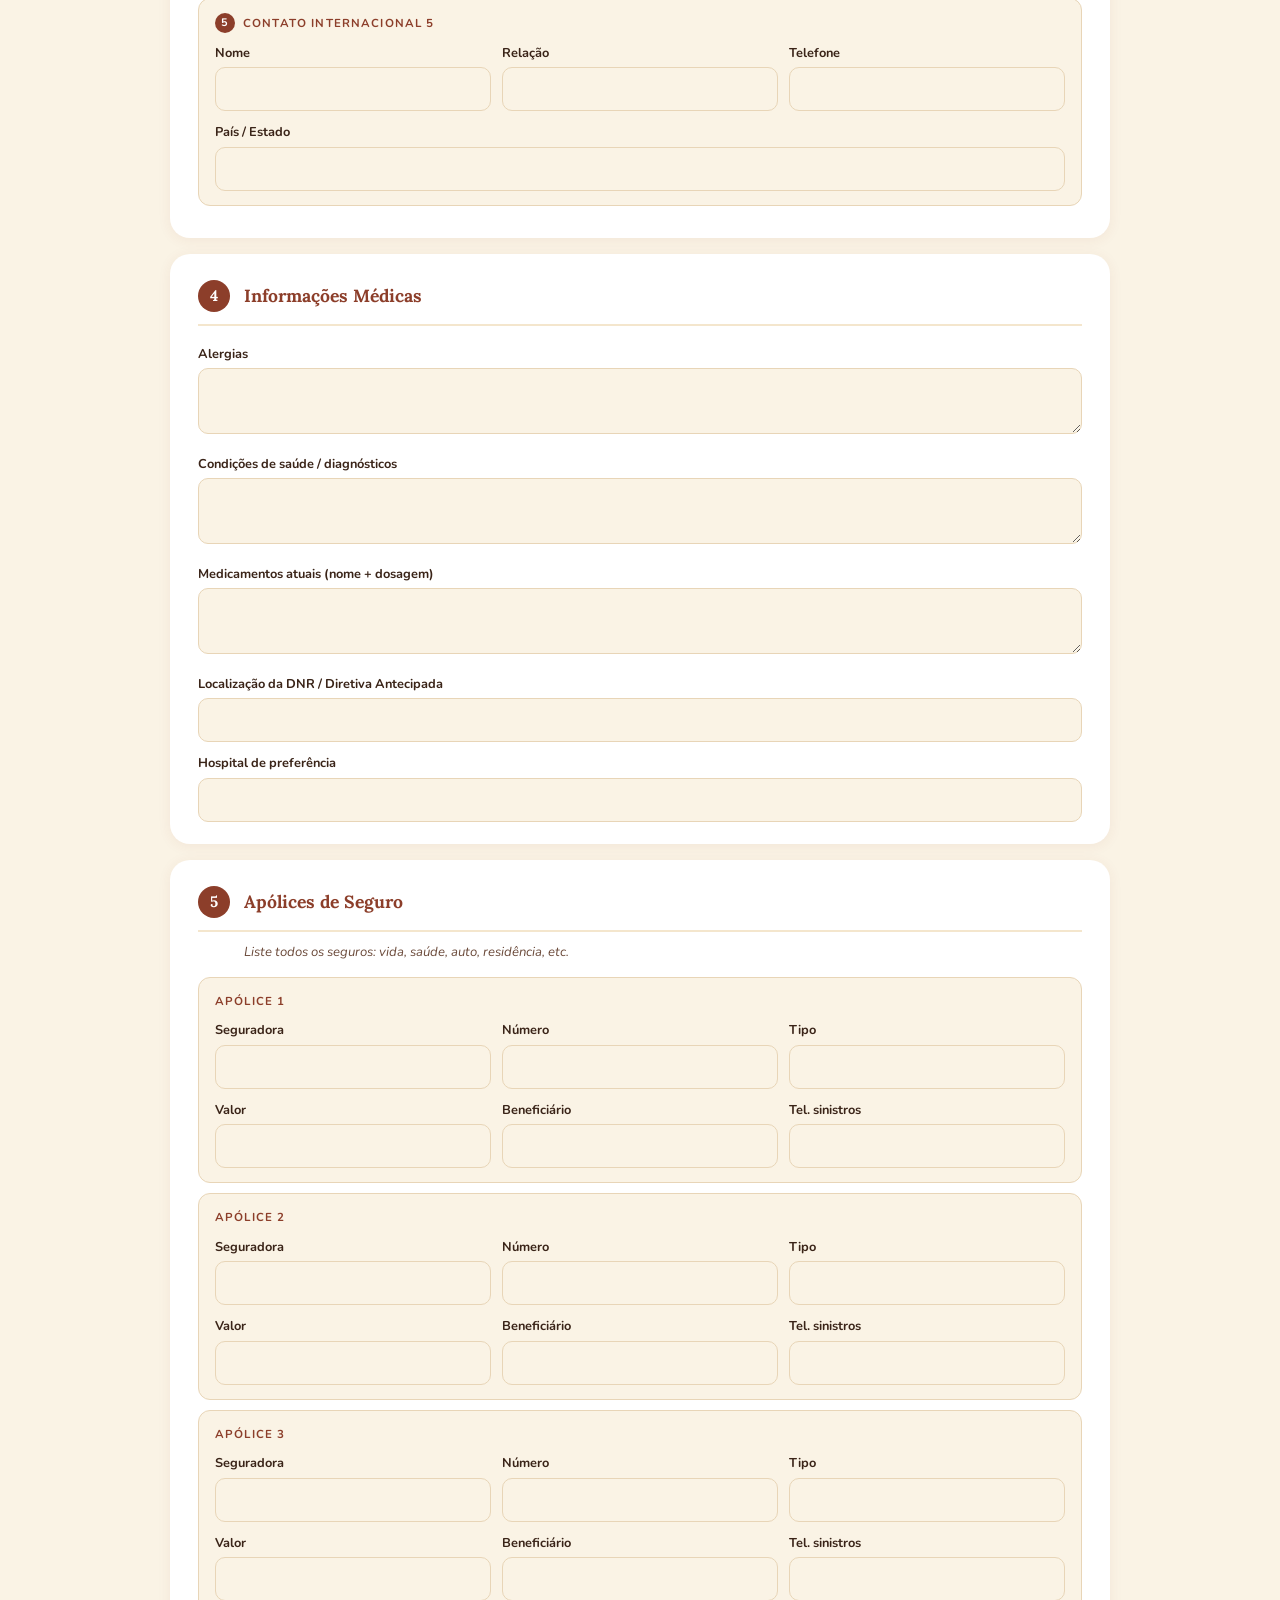
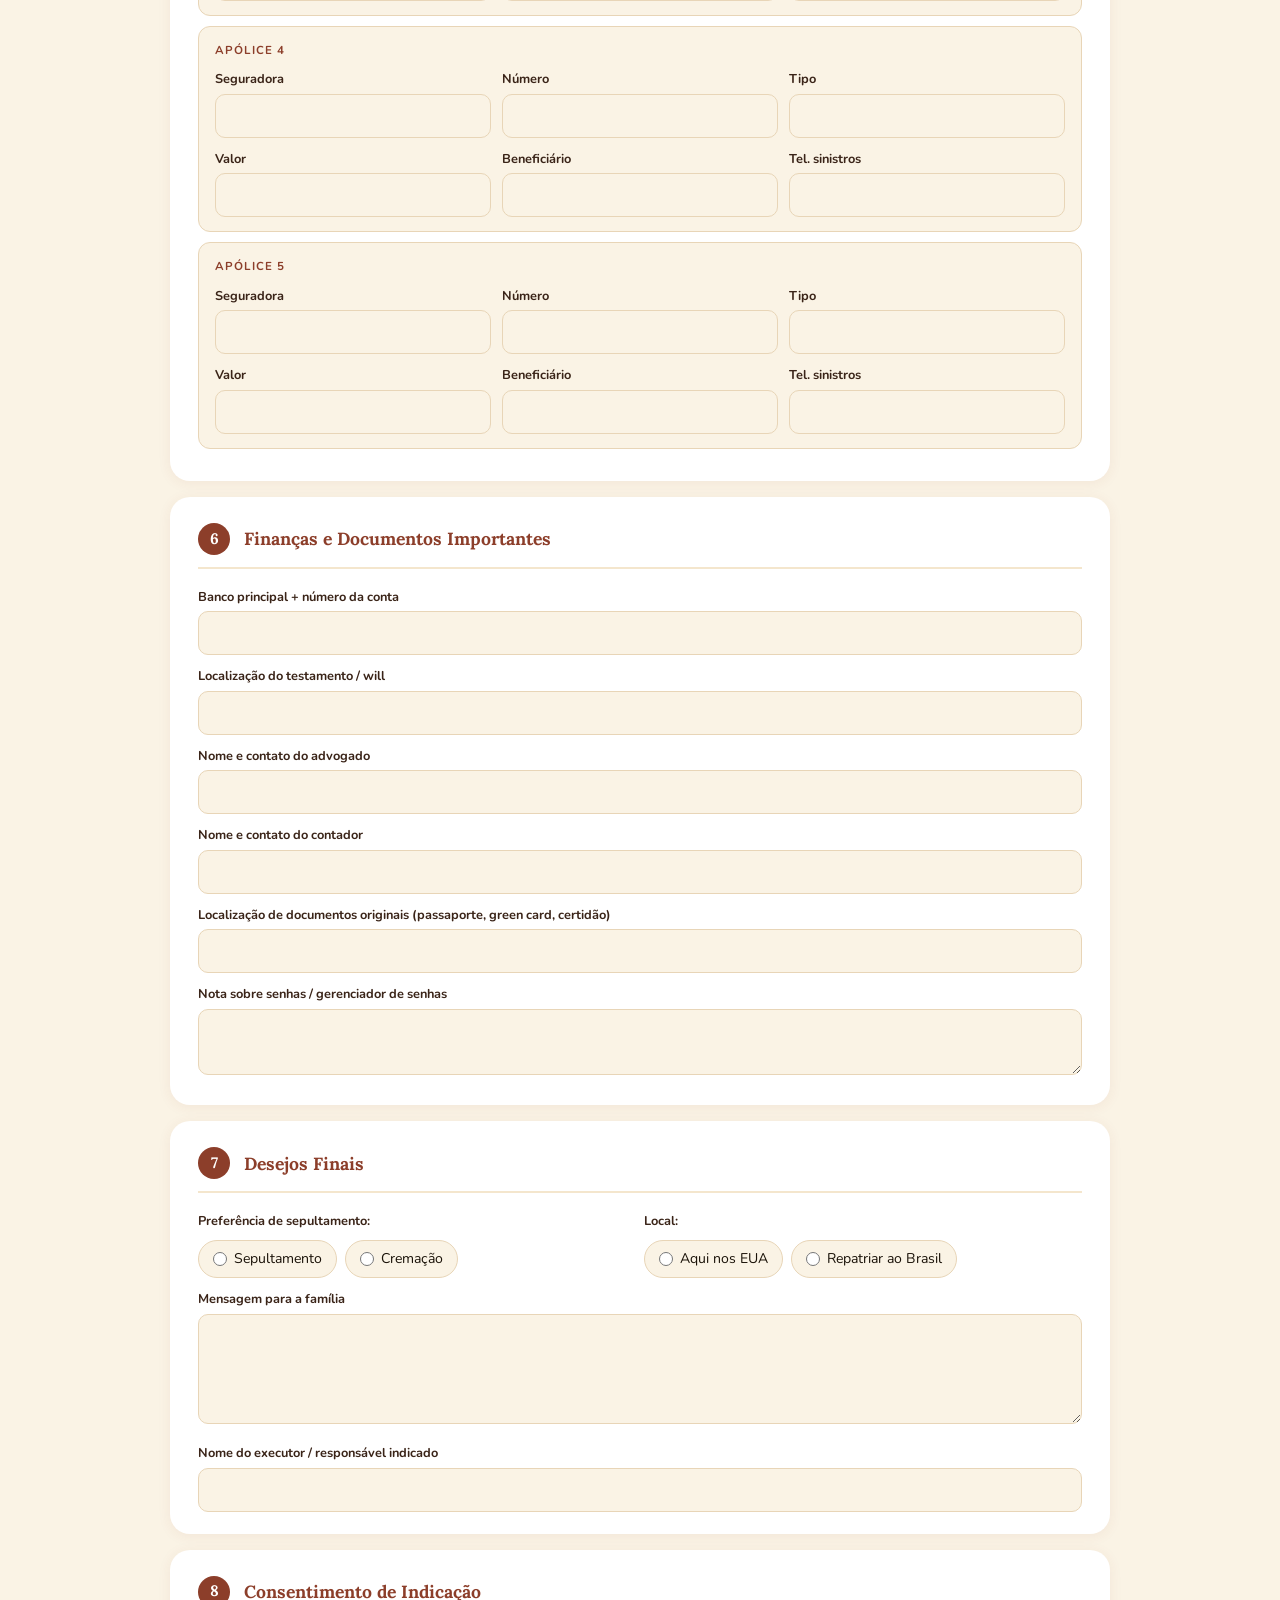
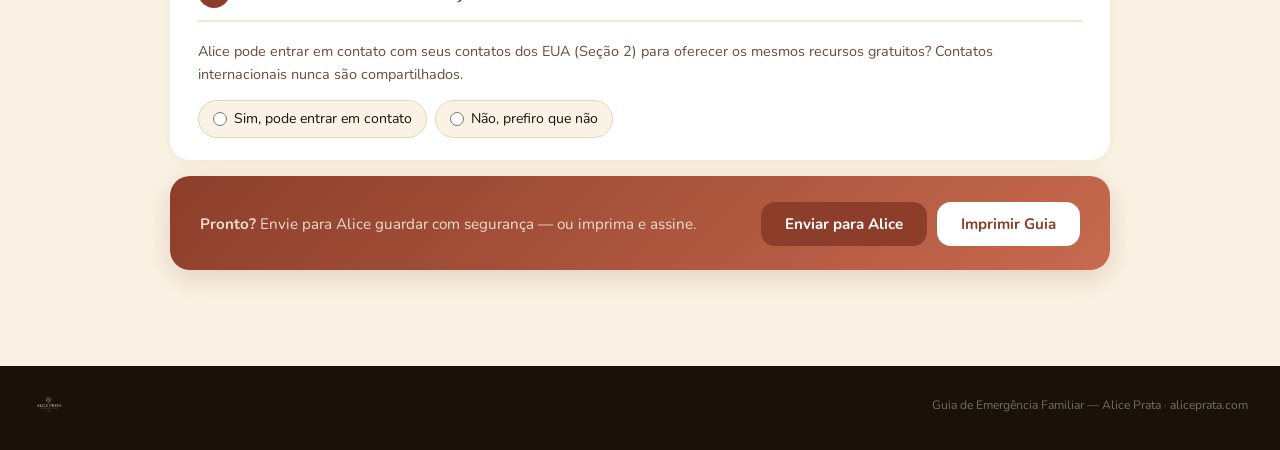
<file: family-emergency-guide.html>
<!DOCTYPE html>

<html lang="pt-BR">
<head>
<meta charset="UTF-8"/>
<meta name="viewport" content="width=device-width, initial-scale=1, viewport-fit=cover"/>
<meta name="format-detection" content="telephone=no"/>
<title>Guia de Emergência Familiar — Alice Prata</title>
<link rel="preconnect" href="https://fonts.googleapis.com">
<link rel="preconnect" href="https://fonts.gstatic.com" crossorigin>
<link href="https://fonts.googleapis.com/css2?family=Lora:ital,wght@0,400;0,600;0,700;1,400&family=Nunito:wght@400;500;600;700;800&display=swap" rel="stylesheet">
<style>
:root{--terra-deep:#8C3E2A;--terra:#B5553F;--terra-light:#C76A4F;--sand:#E8D5B7;--sand-light:#F4E6CD;--sand-cream:#FAF3E5;--ink:#1A1208;--ink-mid:#3A2418;--ink-soft:#6B4A3A;--ochre:#C9A24A;--white:#FFFFFF;--r:14px;--r-lg:20px;}
*{box-sizing:border-box;margin:0;padding:0;}
body{font-family:'Nunito',system-ui,sans-serif;background:var(--sand-cream);color:var(--ink);line-height:1.6;-webkit-font-smoothing:antialiased;}
h1,h2,h3{font-family:'Lora',Georgia,serif;line-height:1.2;}
.topbar{position:sticky;top:0;z-index:100;background:rgba(250,243,229,0.97);backdrop-filter:blur(8px);border-bottom:1px solid var(--sand);padding:10px 24px;display:flex;align-items:center;justify-content:space-between;gap:12px;}
.topbar img{height:36px;}
.topbar-right{display:flex;align-items:center;gap:8px;}
.lang-toggle{display:flex;gap:4px;background:var(--sand);border-radius:999px;padding:3px;}
.lang-btn{font-family:'Nunito',sans-serif;font-weight:700;font-size:0.8rem;padding:5px 14px;border-radius:999px;border:none;cursor:pointer;background:transparent;color:var(--ink-soft);transition:all 0.15s;}
.lang-btn.active{background:var(--terra-deep);color:var(--white);}
.action-btn{font-family:'Nunito',sans-serif;font-weight:700;font-size:0.8rem;padding:7px 14px;border-radius:999px;border:1px solid var(--terra-deep);background:transparent;color:var(--terra-deep);cursor:pointer;display:flex;align-items:center;gap:5px;transition:all 0.15s;}
.action-btn:hover{background:var(--terra-deep);color:var(--white);}
.hero{background:linear-gradient(135deg,var(--terra-deep) 0%,var(--terra-light) 100%);padding:36px 32px;border-radius:0 0 24px 24px;box-shadow:0 6px 24px rgba(140,62,42,0.2);}
.hero-inner{max-width:980px;margin:0 auto;display:flex;align-items:center;gap:24px;flex-wrap:wrap;}
.hero img{height:68px;background:var(--white);border-radius:14px;padding:8px 12px;flex-shrink:0;}
.hero h1{font-family:'Lora',serif;font-size:clamp(1.3rem,3.2vw,1.9rem);font-weight:700;color:var(--white);margin-bottom:6px;}
.hero p{color:rgba(250,243,229,0.85);font-size:0.9rem;max-width:560px;}
main{max-width:980px;margin:0 auto;padding:24px 20px 80px;}
.save-bar{background:var(--white);border-radius:var(--r);padding:11px 18px;margin-bottom:18px;border:1px solid var(--sand);display:flex;align-items:center;justify-content:space-between;gap:12px;font-size:0.84rem;color:var(--ink-soft);}
.save-bar strong{color:var(--terra-deep);}
.section{background:var(--white);border-radius:var(--r-lg);padding:26px 28px 22px;margin-bottom:16px;box-shadow:0 2px 14px rgba(140,62,42,0.07);}
.section-header{display:flex;align-items:center;gap:14px;margin-bottom:18px;border-bottom:2px solid var(--sand-light);padding-bottom:12px;}
.section-num{width:32px;height:32px;border-radius:50%;flex-shrink:0;background:var(--terra-deep);color:var(--white);font-family:'Lora',serif;font-weight:700;font-size:0.95rem;display:flex;align-items:center;justify-content:center;}
.section-header h2{font-size:1.1rem;font-weight:700;color:var(--terra-deep);margin:0;}
.section-desc{font-size:0.82rem;color:var(--ink-soft);font-style:italic;margin:-8px 0 14px 46px;}
.field-grid{display:grid;gap:11px;}
.field-grid-2{grid-template-columns:1fr 1fr;}
.field-grid-3{grid-template-columns:1fr 1fr 1fr;}
@media(max-width:600px){.field-grid-2,.field-grid-3{grid-template-columns:1fr;}}
label.field{display:block;}
.lbl{display:block;font-size:0.8rem;font-weight:700;color:var(--ink-mid);margin-bottom:4px;}
input.fi,textarea.fi,select.fi{width:100%;padding:10px 12px;border:1.5px solid var(--sand);border-radius:10px;font-family:'Nunito',sans-serif;font-size:0.92rem;color:var(--ink);background:var(--sand-cream);transition:border-color 0.15s;outline:none;resize:vertical;}
input.fi:focus,textarea.fi:focus,select.fi:focus{border-color:var(--terra);background:var(--white);}
input.fi::placeholder,textarea.fi::placeholder{color:var(--ink-soft);opacity:0.45;}
.contact-block{background:var(--sand-cream);border-radius:12px;padding:14px 16px;border:1px solid var(--sand);margin-bottom:10px;}
.contact-label{font-size:0.72rem;font-weight:700;letter-spacing:0.1em;text-transform:uppercase;color:var(--terra-deep);margin-bottom:10px;display:flex;align-items:center;gap:8px;}
.num-badge{width:20px;height:20px;border-radius:50%;background:var(--terra-deep);color:var(--white);font-size:0.68rem;display:flex;align-items:center;justify-content:center;flex-shrink:0;}
.ins-block{background:var(--sand-cream);border-radius:12px;padding:14px 16px;border:1px solid var(--sand);margin-bottom:10px;}
.ins-label{font-size:0.72rem;font-weight:700;letter-spacing:0.1em;text-transform:uppercase;color:var(--terra-deep);margin-bottom:10px;}
.radio-group{display:flex;flex-wrap:wrap;gap:8px;margin-top:4px;}
.radio-opt{display:flex;align-items:center;gap:7px;cursor:pointer;background:var(--sand-cream);border:1.5px solid var(--sand);border-radius:999px;padding:7px 14px;font-size:0.88rem;transition:all 0.15s;}
.radio-opt input{width:14px;height:14px;accent-color:var(--terra-deep);}
.radio-opt:has(input:checked){background:rgba(181,85,63,0.1);border-color:var(--terra);color:var(--terra-deep);font-weight:700;}
.print-cta{background:linear-gradient(135deg,var(--terra-deep),var(--terra-light));border-radius:var(--r-lg);padding:26px 30px;display:flex;align-items:center;gap:20px;flex-wrap:wrap;box-shadow:0 8px 28px rgba(140,62,42,0.2);margin-bottom:16px;}
.print-cta p{color:rgba(250,243,229,0.88);font-size:0.95rem;flex:1;min-width:200px;}
.print-cta button{background:var(--white);color:var(--terra-deep);font-family:'Nunito',sans-serif;font-weight:700;font-size:0.95rem;padding:12px 24px;border-radius:var(--r);border:none;cursor:pointer;white-space:nowrap;}
footer{background:var(--ink);padding:22px 32px;display:flex;align-items:center;gap:16px;flex-wrap:wrap;justify-content:space-between;}
footer img{height:34px;filter:invert(1);opacity:0.8;}
footer p{color:rgba(250,243,229,0.4);font-size:0.76rem;}
@media print{.topbar,.action-btn,.print-cta,.save-bar{display:none!important;}body{background:#fff;}.hero{background:#fff;border-bottom:2px solid var(--terra-deep);border-radius:0;box-shadow:none;padding:16px 0;}.hero h1{color:var(--terra-deep)!important;}.section{box-shadow:none;border:1px solid var(--sand);break-inside:avoid;}.en-content,.pt-content{display:block!important;}}
/* Lang */
body[data-lang="en"] .pt-content{display:none;}
body[data-lang="pt"] .en-content{display:none;}
/* ── iOS / viewport-fit=cover hardening ────────────────────────── */
/* topbar (sticky top) — grow into notch; honor landscape insets */
.topbar {
  padding-top:   max(10px, env(safe-area-inset-top));
  padding-left:  max(24px, env(safe-area-inset-left));
  padding-right: max(24px, env(safe-area-inset-right));
}
/* CRITICAL: form inputs at 0.92rem (14.7px) cause iOS auto-zoom on focus.
   Override to 1rem (16px) — required on all iPhone Safari versions. */
input.fi, textarea.fi, select.fi { font-size: 1rem; }
/* Safari native control reset */
input.fi, textarea.fi, select.fi { -webkit-appearance: none; appearance: none; }
button { -webkit-appearance: none; appearance: none; }
* { -webkit-tap-highlight-color: transparent; }
/* Touch targets — 44 × 44 px minimum */
.lang-btn   { min-height: 44px; display: inline-flex; align-items: center; }
.action-btn { min-height: 44px; }
/* Footer / send-bar safe area */
footer { padding-bottom: max(28px, env(safe-area-inset-bottom)); }
.print-cta { padding-bottom: max(24px, env(safe-area-inset-bottom)); }
</style>
</head>
<body data-lang="pt">
<div class="topbar">
  <img src="alice-prata-logo.png" alt="Alice Prata"/>
  <div class="topbar-right">
    <span id="saveInd" style="font-size:0.8rem;color:var(--terra);display:none;"></span>
    <div class="lang-toggle">
      <button class="lang-btn active" id="btnPT" onclick="setLang('pt')">PT</button>
      <button class="lang-btn" id="btnEN" onclick="setLang('en')">EN</button>
    </div>
    <button class="action-btn" id="sendBtn" onclick="sendToAlice()">
      <svg width="13" height="13" viewBox="0 0 24 24" fill="none" stroke="currentColor" stroke-width="2"><line x1="22" y1="2" x2="11" y2="13"/><polygon points="22 2 15 22 11 13 2 9 22 2"/></svg>
      <span class="pt-content">Enviar para Alice</span><span class="en-content">Send to Alice</span>
    </button>
    <button class="action-btn" onclick="window.print()">
      <svg width="13" height="13" viewBox="0 0 24 24" fill="none" stroke="currentColor" stroke-width="2"><polyline points="6 9 6 2 18 2 18 9"/><path d="M6 18H4a2 2 0 0 1-2-2v-5a2 2 0 0 1 2-2h16a2 2 0 0 1 2 2v5a2 2 0 0 1-2 2h-2"/><rect x="6" y="14" width="12" height="8"/></svg>
      <span class="pt-content">Imprimir</span><span class="en-content">Print</span>
    </button>
  </div>
</div>

<header class="hero">
  <div class="hero-inner">
    <img src="alice-prata-logo.png" alt="Alice Prata"/>
    <div>
      <h1 class="pt-content">Guia de Emergência Familiar</h1>
      <h1 class="en-content">Family Emergency Guide</h1>
      <p class="pt-content">Preencha COMPLETAMENTE — nunca sabemos quem cuidará da nossa família. Guarde em local seguro.</p>
      <p class="en-content">Fill out COMPLETELY — we never know who will care for our family. Keep in a safe place.</p>
    </div>
  </div>
</header>

<main>
<div class="save-bar">
  <div>
    <strong class="pt-content">💾 Salvo automaticamente neste dispositivo.</strong>
    <strong class="en-content">💾 Auto-saved on this device.</strong>
  </div>
  <button class="action-btn" onclick="clearAll()" style="font-size:0.76rem;">
    <span class="pt-content">Limpar tudo</span><span class="en-content">Clear all</span>
  </button>
</div>

<form id="guideForm">

<!-- 1. PERSONAL -->

<div class="section">
  <div class="section-header">
    <div class="section-num">1</div>
    <h2 class="pt-content">Informações Pessoais</h2>
    <h2 class="en-content">Personal Information</h2>
  </div>
  <p class="section-desc pt-content">Dados básicos para identificação imediata.</p>
  <p class="section-desc en-content">Basic details for immediate identification.</p>
  <div class="field-grid field-grid-2">
    <label class="field" style="grid-column:1/-1;">
      <span class="lbl pt-content">Nome completo</span>
      <span class="lbl en-content">Full name</span>
      <input id="p_name" class="fi" type="text"/>
    </label>
    <label class="field">
      <span class="lbl pt-content">Data de nascimento</span>
      <span class="lbl en-content">Date of birth</span>
      <input id="p_dob" class="fi" type="date"/>
    </label>
    <label class="field">
      <span class="lbl">SSN</span>
      <input id="p_ssn" class="fi" type="text"/>
    </label>
    <label class="field">
      <span class="lbl">WhatsApp</span>
      <input id="p_phone" class="fi" type="tel"/>
    </label>
    <label class="field">
      <span class="lbl">Email</span>
      <input id="p_email" class="fi" type="email"/>
    </label>
    <label class="field">
      <span class="lbl pt-content">Tipo sanguíneo</span>
      <span class="lbl en-content">Blood type</span>
      <input id="p_blood" class="fi" type="text"/>
    </label>
    <label class="field" style="grid-column:1/-1;">
      <span class="lbl pt-content">Endereço completo (EUA)</span>
      <span class="lbl en-content">Full address (US)</span>
      <input id="p_address" class="fi" type="text"/>
    </label>
    <label class="field">
      <span class="lbl pt-content">Médico principal</span>
      <span class="lbl en-content">Primary doctor</span>
      <input id="p_doctor" class="fi" type="text"/>
    </label>
    <label class="field">
      <span class="lbl pt-content">Plano de saúde</span>
      <span class="lbl en-content">Health insurance plan</span>
      <input id="p_health" class="fi" type="text"/>
    </label>
  </div>
</div>

<!-- 2. US CONTACTS -->

<div class="section">
  <div class="section-header">
    <div class="section-num">2</div>
    <h2 class="pt-content">Contatos de Emergência — EUA</h2>
    <h2 class="en-content">Emergency Contacts — United States</h2>
  </div>
  <p class="section-desc pt-content">Pessoas nos EUA que devem ser contatadas imediatamente.</p>
  <p class="section-desc en-content">People in the US who should be contacted immediately.</p>
  <div id="usContacts"></div>
</div>

<!-- 3. INTERNATIONAL -->

<div class="section">
  <div class="section-header">
    <div class="section-num">3</div>
    <h2 class="pt-content">Contatos Internacionais</h2>
    <h2 class="en-content">International Contacts</h2>
  </div>
  <p class="section-desc pt-content">Família ou amigos no exterior que devem ser avisados.</p>
  <p class="section-desc en-content">Family or friends abroad who should be notified.</p>
  <div id="intlContacts"></div>
</div>

<!-- 4. MEDICAL -->

<div class="section">
  <div class="section-header">
    <div class="section-num">4</div>
    <h2 class="pt-content">Informações Médicas</h2>
    <h2 class="en-content">Medical Information</h2>
  </div>
  <div class="field-grid">
    <label class="field">
      <span class="lbl pt-content">Alergias</span>
      <span class="lbl en-content">Allergies</span>
      <textarea id="m_allergies" class="fi" rows="2"></textarea>
    </label>
    <label class="field">
      <span class="lbl pt-content">Condições de saúde / diagnósticos</span>
      <span class="lbl en-content">Health conditions / diagnoses</span>
      <textarea id="m_conditions" class="fi" rows="2"></textarea>
    </label>
    <label class="field">
      <span class="lbl pt-content">Medicamentos atuais (nome + dosagem)</span>
      <span class="lbl en-content">Current medications (name + dosage)</span>
      <textarea id="m_meds" class="fi" rows="2"></textarea>
    </label>
    <label class="field">
      <span class="lbl pt-content">Localização da DNR / Diretiva Antecipada</span>
      <span class="lbl en-content">Location of DNR / Advance Directive</span>
      <input id="m_dnr" class="fi" type="text"/>
    </label>
    <label class="field">
      <span class="lbl pt-content">Hospital de preferência</span>
      <span class="lbl en-content">Preferred hospital</span>
      <input id="m_hospital" class="fi" type="text"/>
    </label>
  </div>
</div>

<!-- 5. INSURANCE -->

<div class="section">
  <div class="section-header">
    <div class="section-num">5</div>
    <h2 class="pt-content">Apólices de Seguro</h2>
    <h2 class="en-content">Insurance Policies</h2>
  </div>
  <p class="section-desc pt-content">Liste todos os seguros: vida, saúde, auto, residência, etc.</p>
  <p class="section-desc en-content">List all insurance: life, health, auto, home, etc.</p>
  <div id="insuranceList"></div>
</div>

<!-- 6. FINANCES -->

<div class="section">
  <div class="section-header">
    <div class="section-num">6</div>
    <h2 class="pt-content">Finanças e Documentos Importantes</h2>
    <h2 class="en-content">Finances and Important Documents</h2>
  </div>
  <div class="field-grid">
    <label class="field">
      <span class="lbl pt-content">Banco principal + número da conta</span>
      <span class="lbl en-content">Primary bank + account number</span>
      <input id="f_bank" class="fi" type="text"/>
    </label>
    <label class="field">
      <span class="lbl pt-content">Localização do testamento / will</span>
      <span class="lbl en-content">Location of will</span>
      <input id="f_will" class="fi" type="text"/>
    </label>
    <label class="field">
      <span class="lbl pt-content">Nome e contato do advogado</span>
      <span class="lbl en-content">Attorney name and contact</span>
      <input id="f_attorney" class="fi" type="text"/>
    </label>
    <label class="field">
      <span class="lbl pt-content">Nome e contato do contador</span>
      <span class="lbl en-content">Accountant name and contact</span>
      <input id="f_accountant" class="fi" type="text"/>
    </label>
    <label class="field">
      <span class="lbl pt-content">Localização de documentos originais (passaporte, green card, certidão)</span>
      <span class="lbl en-content">Location of original documents (passport, green card, birth cert.)</span>
      <input id="f_docs" class="fi" type="text"/>
    </label>
    <label class="field">
      <span class="lbl pt-content">Nota sobre senhas / gerenciador de senhas</span>
      <span class="lbl en-content">Note about passwords / password manager</span>
      <textarea id="f_passwords" class="fi" rows="2"></textarea>
    </label>
  </div>
</div>

<!-- 7. FINAL WISHES -->

<div class="section">
  <div class="section-header">
    <div class="section-num">7</div>
    <h2 class="pt-content">Desejos Finais</h2>
    <h2 class="en-content">Final Wishes</h2>
  </div>
  <div class="field-grid">
    <div class="field-grid field-grid-2" style="gap:8px;">
      <div>
        <p class="lbl pt-content" style="margin-bottom:8px;">Preferência de sepultamento:</p>
        <p class="lbl en-content" style="margin-bottom:8px;">Burial preference:</p>
        <div class="radio-group">
          <label class="radio-opt"><input type="radio" name="burial" value="burial"/>
            <span class="pt-content">Sepultamento</span>
            <span class="en-content">Burial</span>
          </label>
          <label class="radio-opt"><input type="radio" name="burial" value="cremation"/>
            <span class="pt-content">Cremação</span>
            <span class="en-content">Cremation</span>
          </label>
        </div>
      </div>
      <div>
        <p class="lbl pt-content" style="margin-bottom:8px;">Local:</p>
        <p class="lbl en-content" style="margin-bottom:8px;">Location:</p>
        <div class="radio-group">
          <label class="radio-opt"><input type="radio" name="location" value="us"/>
            <span class="pt-content">Aqui nos EUA</span>
            <span class="en-content">Here in the US</span>
          </label>
          <label class="radio-opt"><input type="radio" name="location" value="brazil"/>
            <span class="pt-content">Repatriar ao Brasil</span>
            <span class="en-content">Repatriate to Brazil</span>
          </label>
        </div>
      </div>
    </div>
    <label class="field">
      <span class="lbl pt-content">Mensagem para a família</span>
      <span class="lbl en-content">Message to family</span>
      <textarea id="w_message" class="fi" rows="4"></textarea>
    </label>
    <label class="field">
      <span class="lbl pt-content">Nome do executor / responsável indicado</span>
      <span class="lbl en-content">Executor / designated responsible person</span>
      <input id="w_executor" class="fi" type="text"/>
    </label>
  </div>
</div>

<!-- 8. REFERRAL -->

<div class="section">
  <div class="section-header">
    <div class="section-num">8</div>
    <h2 class="pt-content">Consentimento de Indicação</h2>
    <h2 class="en-content">Referral Consent</h2>
  </div>
  <p style="font-size:0.9rem;color:var(--ink-soft);margin-bottom:14px;" class="pt-content">Alice pode entrar em contato com seus contatos dos EUA (Seção 2) para oferecer os mesmos recursos gratuitos? Contatos internacionais nunca são compartilhados.</p>
  <p style="font-size:0.9rem;color:var(--ink-soft);margin-bottom:14px;" class="en-content">May Alice reach out to your US contacts (Section 2) to offer the same free resources? International contacts are never shared.</p>
  <div class="radio-group">
    <label class="radio-opt"><input type="radio" name="consent" value="yes"/>
      <span class="pt-content">Sim, pode entrar em contato</span>
      <span class="en-content">Yes, you may reach out</span>
    </label>
    <label class="radio-opt"><input type="radio" name="consent" value="no"/>
      <span class="pt-content">Não, prefiro que não</span>
      <span class="en-content">No, I prefer not</span>
    </label>
  </div>
</div>

</form>

<div id="sendToast" style="display:none;background:var(--white);border:1px solid var(--sand);border-radius:var(--r);padding:14px 18px;margin-bottom:14px;font-size:0.88rem;color:var(--ink-soft);"></div>

<div class="print-cta">
  <p class="pt-content"><strong>Pronto?</strong> Envie para Alice guardar com segurança — ou imprima e assine.</p>
  <p class="en-content"><strong>Ready?</strong> Send to Alice for safekeeping — or print and sign.</p>
  <div style="display:flex;gap:10px;flex-wrap:wrap;">
    <button id="sendBtnMain" onclick="sendToAlice()" style="background:var(--terra-deep);color:var(--white);border:none;border-radius:var(--r);font-family:'Nunito',sans-serif;font-weight:700;font-size:0.95rem;padding:12px 24px;cursor:pointer;white-space:nowrap;">
      <span class="pt-content">Enviar para Alice</span>
      <span class="en-content">Send to Alice</span>
    </button>
    <button onclick="window.print()" style="background:var(--white);color:var(--terra-deep);border:none;border-radius:var(--r);font-family:'Nunito',sans-serif;font-weight:700;font-size:0.95rem;padding:12px 24px;cursor:pointer;white-space:nowrap;">
      <span class="pt-content">Imprimir Guia</span>
      <span class="en-content">Print Guide</span>
    </button>
  </div>
</div>
</main>

<footer>
  <img src="alice-prata-logo.png" alt="Alice Prata"/>
  <p class="pt-content">Guia de Emergência Familiar — Alice Prata · aliceprata.com</p>
  <p class="en-content">Family Emergency Guide — Alice Prata · aliceprata.com</p>
</footer>

<script src="js/form-submit.js"></script>
<script>
const SAVE_KEY='ap_guide_v2';
function setLang(lang){
  document.body.dataset.lang=lang;
  document.getElementById('btnPT').classList.toggle('active',lang==='pt');
  document.getElementById('btnEN').classList.toggle('active',lang==='en');
  document.documentElement.lang=lang==='en'?'en':'pt-BR';
  localStorage.setItem('ap_lang_guide',lang);
  rebuildDynamic();
}
(function(){})(); // Always defaults to PT on load

const isEN=()=>document.body.dataset.lang==='en';

function makeContact(prefix,intl){
  const d=document.createElement('div');
  d.className='contact-block';
  const num=prefix.split('_')[1];
  const lbl=intl?(isEN()?`International Contact ${num}`:`Contato Internacional ${num}`):(isEN()?`US Contact ${num}`:`Contato EUA ${num}`);
  d.innerHTML=`<div class="contact-label"><span class="num-badge">${num}</span>${lbl}</div>
  <div class="field-grid ${intl?'field-grid-3':'field-grid-2'}">
    <label class="field"><span class="lbl">${isEN()?'Name':'Nome'}</span><input id="${prefix}_name" class="fi" type="text"/></label>
    <label class="field"><span class="lbl">${isEN()?'Relationship':'Relação'}</span><input id="${prefix}_rel" class="fi" type="text"/></label>
    <label class="field"><span class="lbl">${isEN()?'Phone':'Telefone'}</span><input id="${prefix}_phone" class="fi" type="tel"/></label>
    ${intl?`<label class="field" style="grid-column:1/-1;"><span class="lbl">${isEN()?'Country / State':'País / Estado'}</span><input id="${prefix}_country" class="fi" type="text"/></label>`:`<label class="field"><span class="lbl">Email</span><input id="${prefix}_email" class="fi" type="email"/></label>`}
  </div>`;
  d.querySelectorAll('input').forEach(el=>el.addEventListener('input',()=>autoSave()));
  return d;
}

function makeInsurance(i){
  const d=document.createElement('div');
  d.className='ins-block';
  d.innerHTML=`<div class="ins-label">${isEN()?`Policy ${i}`:`Apólice ${i}`}</div>
  <div class="field-grid field-grid-3">
    <label class="field"><span class="lbl">${isEN()?'Carrier':'Seguradora'}</span><input id="ins_${i}_co" class="fi" type="text"/></label>
    <label class="field"><span class="lbl">${isEN()?'Policy number':'Número'}</span><input id="ins_${i}_num" class="fi" type="text"/></label>
    <label class="field"><span class="lbl">${isEN()?'Type':'Tipo'}</span><input id="ins_${i}_type" class="fi" type="text"/></label>
    <label class="field"><span class="lbl">${isEN()?'Coverage amount':'Valor'}</span><input id="ins_${i}_amt" class="fi" type="text"/></label>
    <label class="field"><span class="lbl">${isEN()?'Beneficiary':'Beneficiário'}</span><input id="ins_${i}_ben" class="fi" type="text"/></label>
    <label class="field"><span class="lbl">${isEN()?'Claims phone':'Tel. sinistros'}</span><input id="ins_${i}_phone" class="fi" type="tel"/></label>
  </div>`;
  d.querySelectorAll('input').forEach(el=>el.addEventListener('input',()=>autoSave()));
  return d;
}

function rebuildDynamic(){
  const saved=getSaved();
  ['usContacts','intlContacts','insuranceList'].forEach(id=>document.getElementById(id).innerHTML='');
  for(let i=1;i<=5;i++) document.getElementById('usContacts').appendChild(makeContact(`uc_${i}`,false));
  for(let i=1;i<=5;i++) document.getElementById('intlContacts').appendChild(makeContact(`ic_${i}`,true));
  for(let i=1;i<=5;i++) document.getElementById('insuranceList').appendChild(makeInsurance(i));
  if(saved) restoreData(saved);
}
rebuildDynamic();

let saveTimer;
function autoSave(){clearTimeout(saveTimer);saveTimer=setTimeout(saveData,600);}
document.getElementById('guideForm').addEventListener('input',autoSave);
document.getElementById('guideForm').addEventListener('change',autoSave);

function saveData(){
  const data={};
  document.querySelectorAll('#guideForm input[type=text],#guideForm input[type=email],#guideForm input[type=tel],#guideForm input[type=date],#guideForm textarea').forEach(el=>{if(el.id)data[el.id]=el.value;});
  document.querySelectorAll('#guideForm input[type=radio]:checked').forEach(el=>{data['r_'+el.name]=el.value;});
  localStorage.setItem(SAVE_KEY,JSON.stringify(data));
  const ind=document.getElementById('saveInd');
  ind.textContent=isEN()?'✓ Saved':'✓ Salvo';ind.style.display='inline';
  setTimeout(()=>ind.style.display='none',1800);
}

function getSaved(){const r=localStorage.getItem(SAVE_KEY);try{return r?JSON.parse(r):null;}catch(e){return null;}}

function restoreData(data){
  Object.entries(data).forEach(([k,v])=>{
    if(k.startsWith('r_')){const r=document.querySelector(`input[name="${k.slice(2)}"][value="${v}"]`);if(r)r.checked=true;}
    else{const el=document.getElementById(k);if(el)el.value=v;}
  });
}

function clearAll(){
  const msg=isEN()?'Clear all fields?':'Limpar todos os campos?';
  if(confirm(msg)){localStorage.removeItem(SAVE_KEY);rebuildDynamic();}
}

function collectGuidePayload(){
  const data={};
  // All text/email/tel/date inputs and textareas with an id
  document.querySelectorAll('#guideForm input[id]:not([type=radio]),#guideForm textarea[id]').forEach(el=>{
    if(el.value) data[el.id]=el.value;
  });
  // Radio buttons — store as r_{name}
  document.querySelectorAll('#guideForm input[type=radio]:checked').forEach(el=>{
    data['r_'+el.name]=el.value;
  });
  return data;
}

function showToast(msg, ok){
  const t=document.getElementById('sendToast');
  t.textContent=msg;
  t.style.display='block';
  t.style.borderColor=ok?'rgba(181,85,63,0.4)':'#c0392b';
  t.style.color=ok?'var(--terra-deep)':'#c0392b';
  if(ok) setTimeout(()=>t.style.display='none', 6000);
}

async function sendToAlice(){
  const payload=collectGuidePayload();
  const btn=document.getElementById('sendBtn');
  const btnMain=document.getElementById('sendBtnMain');
  if(btn) btn.disabled=true;
  if(btnMain) btnMain.disabled=true;

  const result=await window.submitToApi('/api/submit/emergency-guide', payload);

  if(result.ok||result.data?.success){
    const msg=isEN()?'✓ Guide sent to Alice. She will reach out via WhatsApp.':'✓ Guia enviado para Alice. Ela entrará em contato via WhatsApp.';
    showToast(msg, true);
  } else {
    const msg=isEN()?'Something went wrong. Please try again or contact Alice directly.':'Algo deu errado. Tente novamente ou contate Alice diretamente.';
    showToast(msg, false);
    if(btn) btn.disabled=false;
    if(btnMain) btnMain.disabled=false;
  }
}
</script>

</body>
</html>
</file>
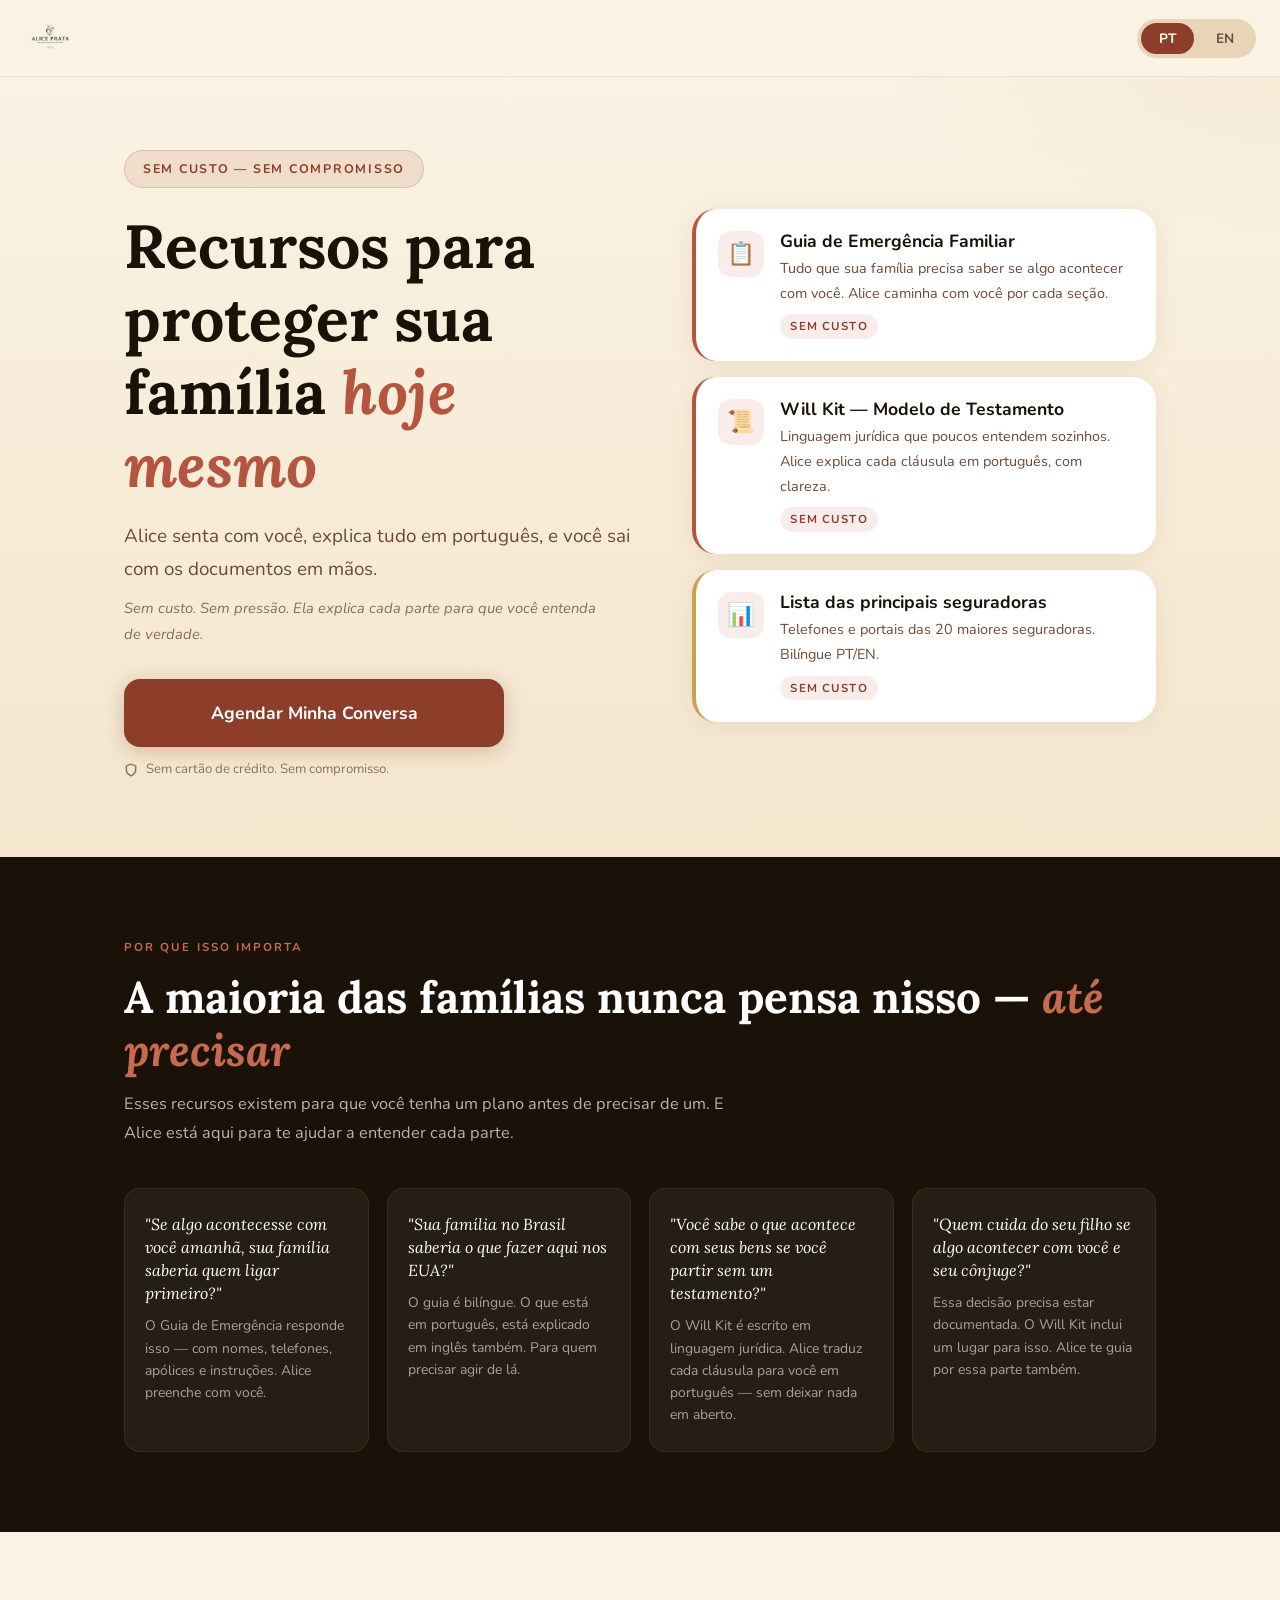
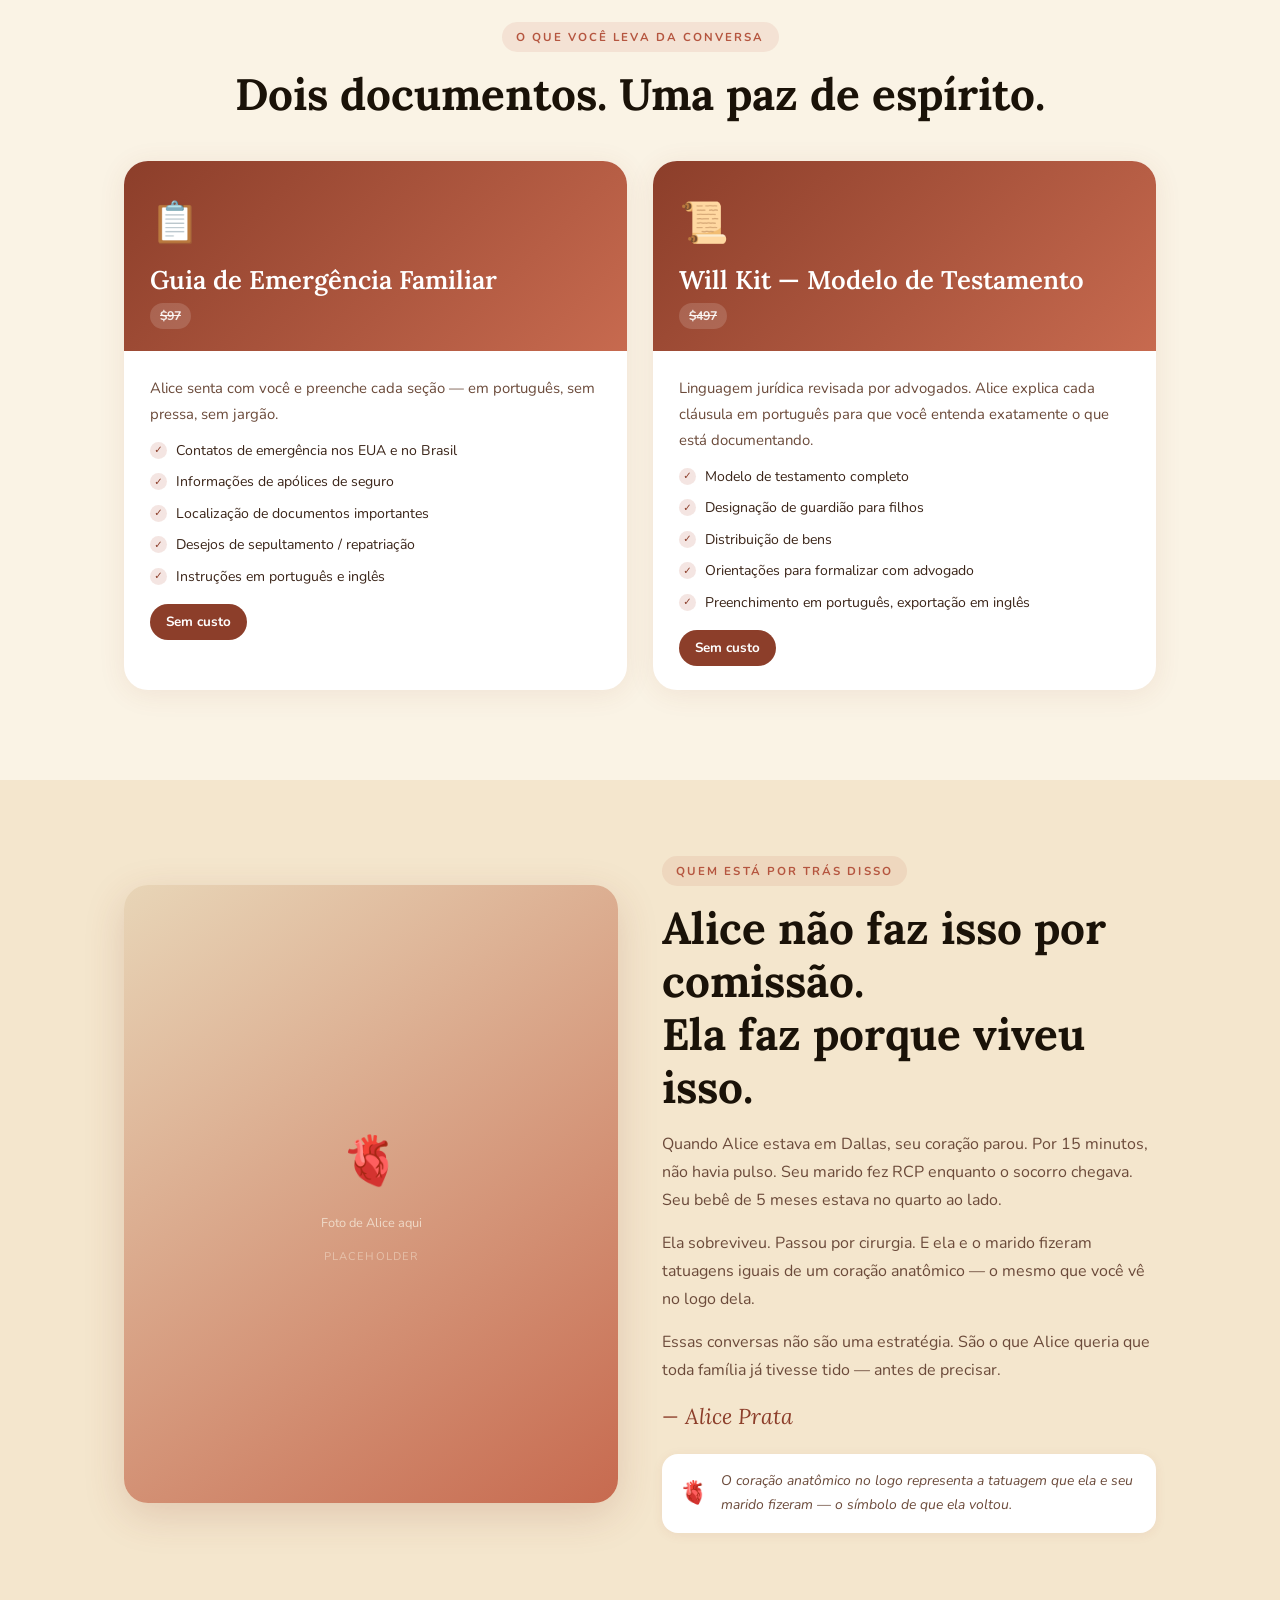
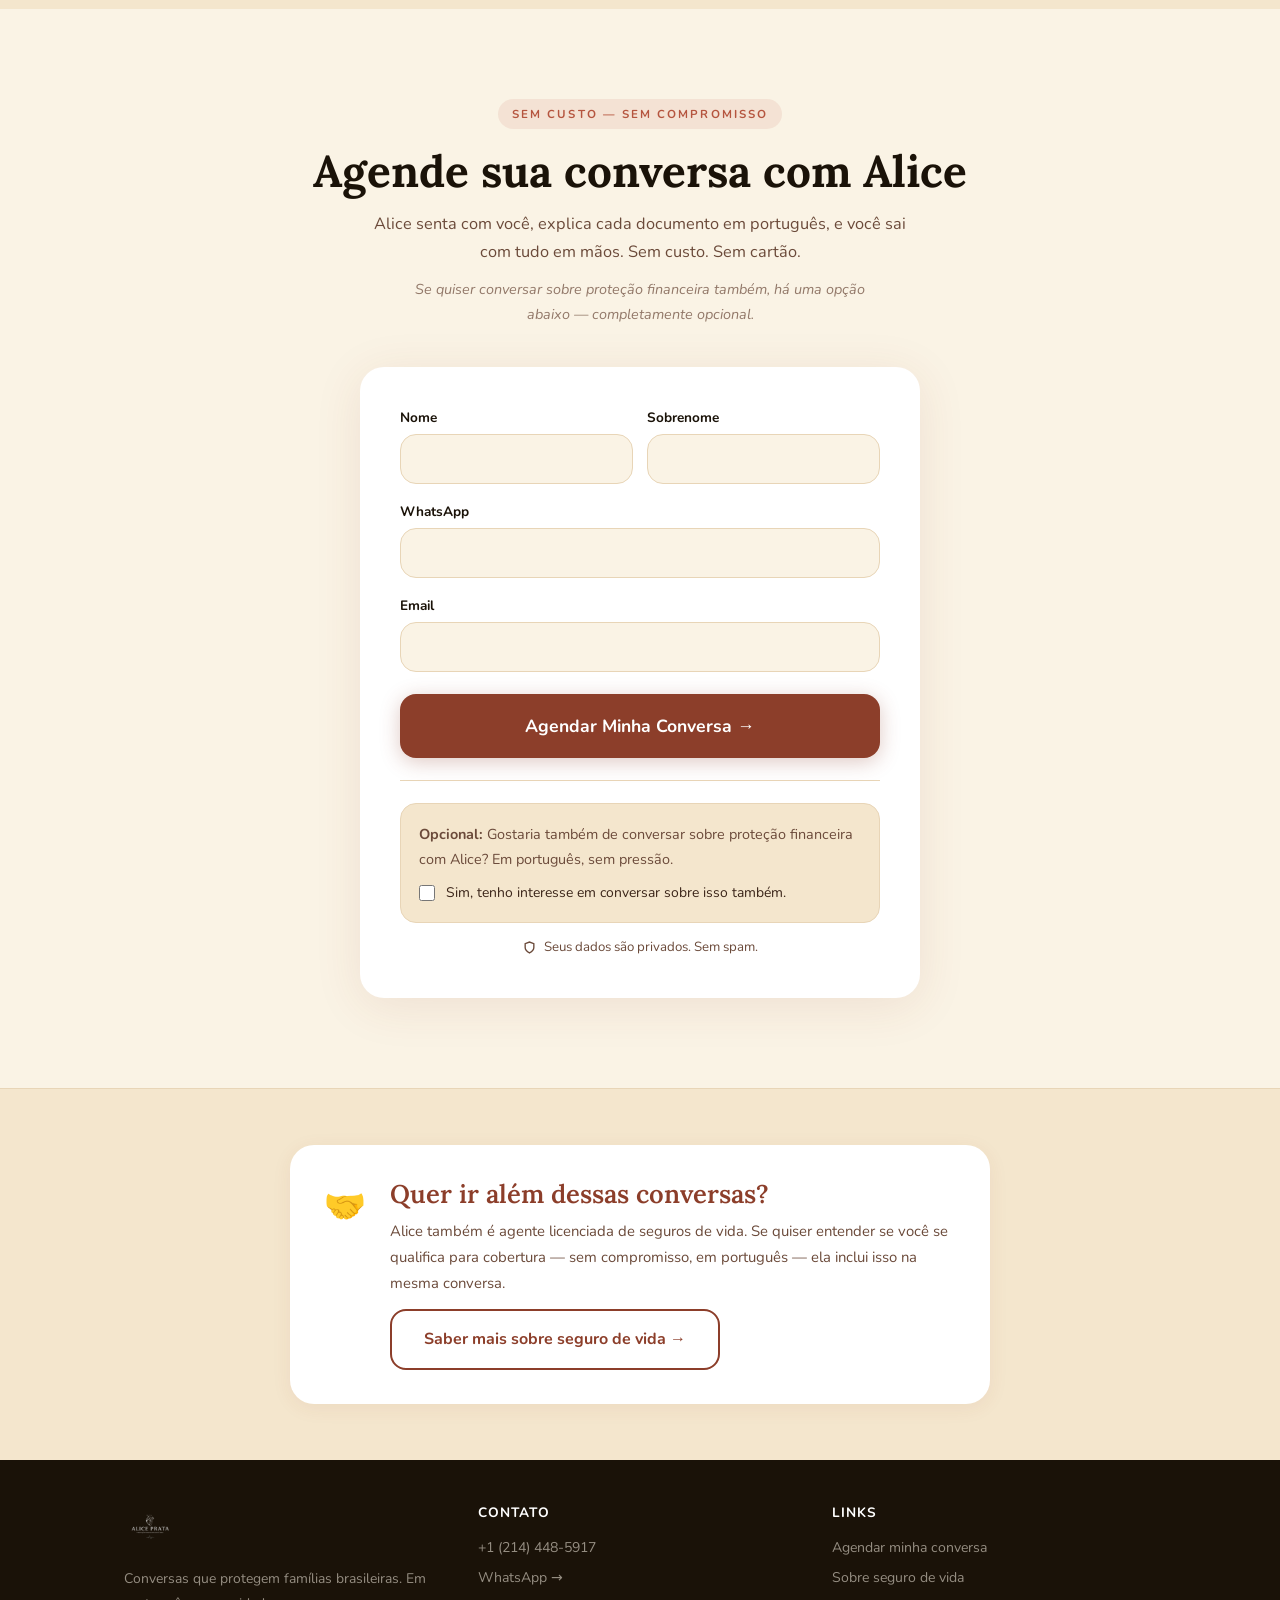
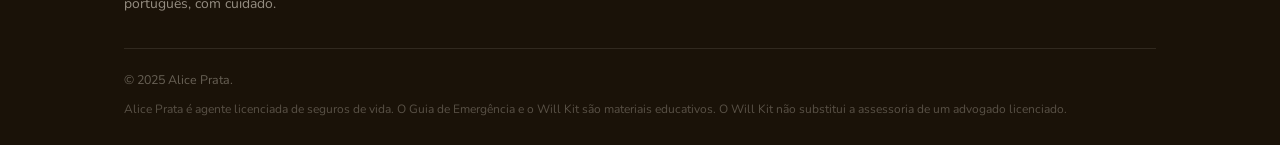
<file: landing-free.html>
<!DOCTYPE html>
<html lang="pt-BR">
<head>
<meta charset="UTF-8"/>
<meta name="viewport" content="width=device-width, initial-scale=1.0"/>
<title>Alice Prata — Recursos para Sua Família</title>
<link rel="preconnect" href="https://fonts.googleapis.com">
<link rel="preconnect" href="https://fonts.gstatic.com" crossorigin>
<link href="https://fonts.googleapis.com/css2?family=Lora:ital,wght@0,400;0,600;0,700;1,400;1,600&family=Nunito:wght@300;400;500;600;700&display=swap" rel="stylesheet">
<style>
:root{--terra-deep:#8C3E2A;--terra:#B5553F;--terra-light:#C76A4F;--sand:#E8D5B7;--sand-light:#F4E6CD;--sand-cream:#FAF3E5;--ink:#1A1208;--ink-mid:#3A2418;--ink-soft:#6B4A3A;--ochre:#C9A24A;--white:#FFFFFF;--r:16px;--r-lg:24px;}
*{box-sizing:border-box;margin:0;padding:0;}
html{scroll-behavior:smooth;}
body{font-family:'Nunito',system-ui,sans-serif;font-size:16px;color:var(--ink);background:var(--sand-cream);line-height:1.6;-webkit-font-smoothing:antialiased;overflow-x:hidden;}
h1,h2,h3,h4{font-family:'Lora',Georgia,serif;line-height:1.2;color:var(--ink);}
h1{font-size:clamp(2.4rem,5.5vw,3.8rem);font-weight:700;}
h2{font-size:clamp(1.8rem,4vw,2.75rem);font-weight:700;}
h3{font-size:clamp(1.2rem,2.8vw,1.6rem);font-weight:600;}
h4{font-size:1.1rem;font-weight:600;}
p{color:var(--ink-mid);line-height:1.75;}
a{color:var(--terra);text-decoration:none;}
img{max-width:100%;display:block;}
.container{width:100%;max-width:1080px;margin:0 auto;padding:0 24px;}
.en{display:none!important;}
[data-lang="en"] .en{display:block!important;}
[data-lang="en"] .en.inline-el{display:inline!important;}
[data-lang="en"] .en.flex-el{display:flex!important;}
[data-lang="en"] .pt{display:none!important;}
.lang-bar{position:fixed;top:0;left:0;right:0;z-index:100;background:rgba(250,243,229,0.96);backdrop-filter:blur(8px);border-bottom:1px solid rgba(181,85,63,0.12);padding:12px 24px;display:flex;align-items:center;justify-content:space-between;}
.lang-logo{height:52px;width:auto;}
.lang-toggle{display:flex;gap:4px;background:var(--sand);border-radius:999px;padding:4px;}
.lang-btn{padding:6px 18px;border-radius:999px;border:none;cursor:pointer;font-family:'Nunito',sans-serif;font-size:0.85rem;font-weight:700;transition:all 0.2s;background:transparent;color:var(--ink-soft);}
.lang-btn.active{background:var(--terra-deep);color:var(--white);}
.hero{padding-top:90px;background:radial-gradient(ellipse 700px 400px at 100% 0%,rgba(201,162,74,0.1),transparent 60%),linear-gradient(180deg,var(--sand-cream) 0%,var(--sand-light) 100%);}
.hero-inner{display:grid;grid-template-columns:1fr;gap:48px;align-items:center;padding:60px 0 76px;}
@media(min-width:860px){.hero-inner{grid-template-columns:1.05fr 0.95fr;gap:56px;}}
.eyebrow{display:inline-block;background:rgba(181,85,63,0.12);color:var(--terra-deep);border:1px solid rgba(181,85,63,0.25);font-size:0.78rem;font-weight:700;letter-spacing:0.14em;text-transform:uppercase;padding:8px 18px;border-radius:999px;margin-bottom:22px;}
.hero h1{margin-bottom:18px;}
.hero h1 em{font-style:italic;color:var(--terra);}
.hero-sub{font-size:clamp(1.05rem,2.2vw,1.18rem);color:var(--ink-soft);max-width:520px;margin-bottom:10px;}
.hero-sub-note{font-size:0.92rem;color:var(--ink-soft);opacity:0.78;max-width:480px;margin-bottom:32px;font-style:italic;}
.btn{display:inline-block;padding:16px 32px;border-radius:var(--r);font-family:'Nunito',sans-serif;font-weight:700;font-size:1rem;cursor:pointer;border:none;transition:all 0.2s;text-align:center;text-decoration:none;}
.btn-primary{background:var(--terra-deep);color:var(--white);box-shadow:0 4px 20px rgba(140,62,42,0.28);}
.btn-primary:hover{background:var(--terra);transform:translateY(-2px);}
.btn-secondary{background:transparent;color:var(--terra-deep);border:2px solid var(--terra-deep);}
.btn-secondary:hover{background:var(--terra-deep);color:var(--white);}
.btn-large{font-size:1.1rem;padding:20px 40px;}
.cta-stack{display:flex;flex-direction:column;gap:12px;max-width:380px;}
.no-pressure{font-size:0.83rem;color:var(--ink-soft);opacity:0.75;display:flex;align-items:center;gap:8px;}
.free-cards{display:flex;flex-direction:column;gap:16px;}
.free-card{background:var(--white);border-radius:var(--r-lg);padding:22px;box-shadow:0 4px 24px rgba(140,62,42,0.09);display:flex;align-items:flex-start;gap:16px;border-left:4px solid var(--terra);}
.free-card-icon{width:46px;height:46px;border-radius:13px;background:rgba(181,85,63,0.1);display:flex;align-items:center;justify-content:center;font-size:1.4rem;flex-shrink:0;}
.free-card h4{color:var(--ink);margin-bottom:4px;font-family:'Nunito',sans-serif;font-weight:700;}
.free-card p{font-size:0.9rem;color:var(--ink-soft);margin:0 0 7px;}
.free-badge{display:inline-block;font-size:0.72rem;font-weight:700;letter-spacing:0.1em;text-transform:uppercase;color:var(--terra-deep);background:rgba(181,85,63,0.1);padding:3px 10px;border-radius:999px;}
.why-matters{padding:80px 0;background:var(--ink);}
.section-label{font-size:0.72rem;font-weight:700;letter-spacing:0.18em;text-transform:uppercase;color:var(--terra-light);margin-bottom:14px;}
.why-matters h2{color:var(--white);margin-bottom:14px;}
.why-matters h2 em{font-style:italic;color:var(--terra-light);}
.lead{color:rgba(250,243,229,0.72);font-size:1.02rem;max-width:640px;margin-bottom:40px;}
.scenario-grid{display:grid;grid-template-columns:repeat(auto-fit,minmax(240px,1fr));gap:18px;}
.scenario{background:rgba(255,255,255,0.05);border:1px solid rgba(181,85,63,0.2);border-radius:var(--r);padding:24px 20px;}
.scenario-q{font-family:'Lora',serif;font-style:italic;font-size:1rem;color:var(--white);line-height:1.45;margin-bottom:10px;}
.scenario-a{font-size:0.87rem;color:rgba(250,243,229,0.62);line-height:1.6;}
.what-you-get{padding:90px 0;background:var(--sand-cream);}
.section-tag{display:inline-block;font-size:0.72rem;font-weight:700;letter-spacing:0.18em;text-transform:uppercase;color:var(--terra);background:rgba(181,85,63,0.1);padding:6px 14px;border-radius:999px;margin-bottom:16px;}
.resources-grid{display:grid;grid-template-columns:repeat(auto-fit,minmax(300px,1fr));gap:26px;margin-top:40px;}
.resource-card{background:var(--white);border-radius:var(--r-lg);overflow:hidden;box-shadow:0 4px 28px rgba(140,62,42,0.09);}
.resource-card-top{background:linear-gradient(135deg,var(--terra-deep) 0%,var(--terra-light) 100%);padding:30px 26px 22px;}
.resource-card-top .big-icon{font-size:2.5rem;margin-bottom:10px;}
.resource-card-top h3{color:var(--white);margin-bottom:7px;}
.resource-card-top .value{display:inline-block;background:rgba(255,255,255,0.15);color:rgba(255,255,255,0.88);font-size:0.78rem;font-weight:700;padding:3px 10px;border-radius:999px;text-decoration:line-through;}
.resource-card-body{padding:24px 26px;}
.resource-card-body p{font-size:0.93rem;color:var(--ink-soft);margin-bottom:13px;}
.resource-list{list-style:none;display:flex;flex-direction:column;gap:9px;}
.resource-list li{display:flex;align-items:flex-start;gap:9px;font-size:0.88rem;color:var(--ink-mid);}
.resource-list .dot{width:17px;height:17px;border-radius:50%;background:rgba(181,85,63,0.15);display:flex;align-items:center;justify-content:center;flex-shrink:0;margin-top:2px;font-size:0.63rem;color:var(--terra-deep);}
.free-tag{display:inline-block;margin-top:16px;background:var(--terra-deep);color:var(--white);font-size:0.84rem;font-weight:700;padding:7px 16px;border-radius:999px;}
.about{padding:76px 0;background:var(--sand-light);}
.about-inner{display:grid;grid-template-columns:1fr;gap:44px;align-items:center;}
@media(min-width:860px){.about-inner{grid-template-columns:1fr 1fr;}}
.about-photo-placeholder{background:linear-gradient(145deg,var(--sand) 0%,var(--terra-light) 100%);border-radius:var(--r-lg);aspect-ratio:4/5;display:flex;flex-direction:column;align-items:center;justify-content:center;gap:13px;box-shadow:0 12px 40px rgba(140,62,42,0.18);}
.photo-note{font-size:0.8rem;color:rgba(250,243,229,0.7);text-align:center;padding:0 24px;}
.placeholder-label{font-size:0.7rem;letter-spacing:0.1em;text-transform:uppercase;color:rgba(250,243,229,0.45);}
.about-text h2{margin-bottom:17px;}
.about-text p{color:var(--ink-soft);font-size:1rem;margin-bottom:15px;}
.signature{font-family:'Lora',serif;font-size:1.35rem;font-style:italic;color:var(--terra-deep);margin-top:8px;}
.heart-note{display:flex;align-items:center;gap:13px;background:var(--white);border-radius:var(--r);padding:15px 18px;margin-top:20px;box-shadow:0 2px 12px rgba(140,62,42,0.07);}
.heart-note .icon{font-size:1.4rem;flex-shrink:0;}
.heart-note p{font-size:0.87rem;color:var(--ink-soft);margin:0;font-style:italic;}
.form-section{padding:90px 0;background:var(--sand-cream);}
.form-head{text-align:center;margin-bottom:40px;}
.form-head h2{margin-bottom:12px;}
.form-head .lead-text{color:var(--ink-soft);font-size:1.02rem;max-width:560px;margin:0 auto 10px;}
.form-head .sub-note{font-size:0.9rem;color:var(--ink-soft);opacity:0.72;font-style:italic;max-width:460px;margin:0 auto;}
.form-card{background:var(--white);border-radius:var(--r-lg);padding:40px;max-width:560px;margin:0 auto;box-shadow:0 8px 48px rgba(140,62,42,0.1);}
@media(max-width:600px){.form-card{padding:26px 18px;}}
.form-group{margin-bottom:17px;}
.form-label{display:block;font-size:0.85rem;font-weight:700;color:var(--ink);margin-bottom:5px;}
.form-input{width:100%;padding:13px 14px;border:1.5px solid var(--sand);border-radius:var(--r);font-family:'Nunito',sans-serif;font-size:1rem;color:var(--ink);background:var(--sand-cream);transition:border-color 0.2s;outline:none;}
.form-input:focus{border-color:var(--terra);}
.form-row{display:grid;grid-template-columns:1fr 1fr;gap:14px;}
@media(max-width:500px){.form-row{grid-template-columns:1fr;}}
.form-submit{width:100%;margin-top:5px;}
.form-privacy{text-align:center;margin-top:14px;font-size:0.83rem;color:var(--ink-soft);display:flex;align-items:center;justify-content:center;gap:8px;}
.divider-line{border:none;border-top:1px solid var(--sand);margin:22px 0;}
.soft-offer{background:var(--sand-light);border-radius:var(--r);padding:18px;border:1px solid var(--sand);}
.soft-offer p{font-size:0.9rem;color:var(--ink-soft);margin-bottom:11px;}
.opt-in-label{display:flex;align-items:flex-start;gap:11px;cursor:pointer;}
.opt-in-label input{width:16px;height:16px;flex-shrink:0;margin-top:2px;accent-color:var(--terra-deep);}
.opt-in-text{font-size:0.87rem;color:var(--ink-mid);line-height:1.5;}
.insurance-mention{padding:56px 0;background:var(--sand-light);border-top:1px solid var(--sand);}
.mention-card{max-width:700px;margin:0 auto;background:var(--white);border-radius:var(--r-lg);padding:34px;box-shadow:0 4px 20px rgba(140,62,42,0.07);display:flex;flex-direction:column;gap:13px;}
@media(min-width:680px){.mention-card{flex-direction:row;align-items:flex-start;gap:24px;}}
.mention-icon{font-size:2.1rem;flex-shrink:0;}
.mention-card h3{color:var(--terra-deep);margin-bottom:8px;}
.mention-card p{font-size:0.93rem;color:var(--ink-soft);}
footer{background:var(--ink);padding:42px 0 26px;}
.footer-grid{display:grid;grid-template-columns:repeat(auto-fit,minmax(180px,1fr));gap:30px;margin-bottom:32px;}
footer h5{color:var(--white);font-family:'Nunito',sans-serif;font-weight:700;font-size:0.85rem;letter-spacing:0.08em;text-transform:uppercase;margin-bottom:13px;}
footer a{display:block;color:rgba(250,243,229,0.55);font-size:0.88rem;margin-bottom:7px;}
footer a:hover{color:var(--sand);}
.footer-bottom{border-top:1px solid rgba(250,243,229,0.1);padding-top:20px;display:flex;flex-wrap:wrap;gap:12px;justify-content:space-between;}
.footer-bottom p{color:rgba(250,243,229,0.35);font-size:0.78rem;}
.footer-disclaimer{color:rgba(250,243,229,0.28);font-size:0.75rem;margin-top:9px;line-height:1.55;}
.sticky-cta{position:fixed;bottom:0;left:0;right:0;z-index:50;background:var(--white);border-top:1px solid var(--sand);padding:12px 20px;display:none;}
@media(max-width:768px){.sticky-cta{display:block;}}
.sticky-cta .btn{width:100%;display:block;text-align:center;}
</style>
</head>
<body data-lang="pt">
<nav class="lang-bar">
  <img src="alice-prata-logo.png" alt="Alice Prata" class="lang-logo"/>
  <div class="lang-toggle">
    <button class="lang-btn active" id="btnPT" onclick="setLang('pt')">PT</button>
    <button class="lang-btn" id="btnEN" onclick="setLang('en')">EN</button>
  </div>
</nav>
<section class="hero">
  <div class="container">
    <div class="hero-inner">
      <div>
        <span class="eyebrow pt">Sem custo — sem compromisso</span>
        <span class="eyebrow en">No cost — no commitment</span>
        <h1 class="pt">Recursos para proteger sua família <em>hoje mesmo</em></h1>
        <h1 class="en">Resources to protect your family <em>starting today</em></h1>
        <p class="hero-sub pt">Alice senta com você, explica tudo em português, e você sai com os documentos em mãos.</p>
        <p class="hero-sub en">Alice sits with you, walks you through everything in Portuguese, and you leave with the documents.</p>
        <p class="hero-sub-note pt">Sem custo. Sem pressão. Ela explica cada parte para que você entenda de verdade.</p>
        <p class="hero-sub-note en">No cost. No pressure. She explains every part so you truly understand it.</p>
        <div class="cta-stack">
          <a href="#form" class="btn btn-primary btn-large pt">Agendar Minha Conversa</a>
          <a href="#form" class="btn btn-primary btn-large en">Schedule My Conversation</a>
          <div class="no-pressure">
            <svg width="14" height="14" viewBox="0 0 24 24" fill="none" stroke="currentColor" stroke-width="2.5"><path d="M12 22s8-4 8-10V5l-8-3-8 3v7c0 6 8 10 8 10z"/></svg>
            <span class="pt">Sem cartão de crédito. Sem compromisso.</span>
            <span class="en">No credit card. No commitment.</span>
          </div>
        </div>
      </div>
      <div class="free-cards">
        <div class="free-card">
          <div class="free-card-icon">📋</div>
          <div>
            <h4 class="pt">Guia de Emergência Familiar</h4>
            <h4 class="en">Family Emergency Guide</h4>
            <p class="pt">Tudo que sua família precisa saber se algo acontecer com você. Alice caminha com você por cada seção.</p>
            <p class="en">Everything your family needs to know if something happens to you. Alice walks you through every section.</p>
            <span class="free-badge pt">Sem custo</span>
            <span class="free-badge en">No cost</span>
          </div>
        </div>
        <div class="free-card">
          <div class="free-card-icon">📜</div>
          <div>
            <h4 class="pt">Will Kit — Modelo de Testamento</h4>
            <h4 class="en">Will Kit — Testament Template</h4>
            <p class="pt">Linguagem jurídica que poucos entendem sozinhos. Alice explica cada cláusula em português, com clareza.</p>
            <p class="en">Legal language few people understand alone. Alice explains every clause in Portuguese, clearly.</p>
            <span class="free-badge pt">Sem custo</span>
            <span class="free-badge en">No cost</span>
          </div>
        </div>
        <div class="free-card" style="border-left-color:var(--ochre);">
          <div class="free-card-icon">📊</div>
          <div>
            <h4 class="pt">Lista das principais seguradoras</h4>
            <h4 class="en">Top insurance carrier contact list</h4>
            <p class="pt">Telefones e portais das 20 maiores seguradoras. Bilíngue PT/EN.</p>
            <p class="en">Phones and portals for the top 20 carriers. Bilingual PT/EN.</p>
            <span class="free-badge pt">Sem custo</span>
            <span class="free-badge en">No cost</span>
          </div>
        </div>
      </div>
    </div>
  </div>
</section>
<section class="why-matters">
  <div class="container">
    <p class="section-label pt">Por que isso importa</p>
    <p class="section-label en">Why this matters</p>
    <h2 class="pt">A maioria das famílias nunca pensa nisso — <em>até precisar</em></h2>
    <h2 class="en">Most families never think about this — <em>until they need it</em></h2>
    <p class="lead pt">Esses recursos existem para que você tenha um plano antes de precisar de um. E Alice está aqui para te ajudar a entender cada parte.</p>
    <p class="lead en">These resources exist so you have a plan before you need one. And Alice is here to help you understand every part.</p>
    <div class="scenario-grid">
      <div class="scenario">
        <div class="scenario-q pt">"Se algo acontecesse com você amanhã, sua família saberia quem ligar primeiro?"</div>
        <div class="scenario-q en">"If something happened to you tomorrow, would your family know who to call first?"</div>
        <div class="scenario-a pt">O Guia de Emergência responde isso — com nomes, telefones, apólices e instruções. Alice preenche com você.</div>
        <div class="scenario-a en">The Emergency Guide answers that — with names, phones, policies and instructions. Alice fills it out with you.</div>
      </div>
      <div class="scenario">
        <div class="scenario-q pt">"Sua família no Brasil saberia o que fazer aqui nos EUA?"</div>
        <div class="scenario-q en">"Would your family in Brazil know what to do here in the US?"</div>
        <div class="scenario-a pt">O guia é bilíngue. O que está em português, está explicado em inglês também. Para quem precisar agir de lá.</div>
        <div class="scenario-a en">The guide is bilingual. What's in Portuguese is also explained in English. For whoever needs to act from there.</div>
      </div>
      <div class="scenario">
        <div class="scenario-q pt">"Você sabe o que acontece com seus bens se você partir sem um testamento?"</div>
        <div class="scenario-q en">"Do you know what happens to your assets if you pass without a will?"</div>
        <div class="scenario-a pt">O Will Kit é escrito em linguagem jurídica. Alice traduz cada cláusula para você em português — sem deixar nada em aberto.</div>
        <div class="scenario-a en">The Will Kit is written in legal language. Alice translates every clause for you in Portuguese — leaving nothing unclear.</div>
      </div>
      <div class="scenario">
        <div class="scenario-q pt">"Quem cuida do seu filho se algo acontecer com você e seu cônjuge?"</div>
        <div class="scenario-q en">"Who cares for your child if something happens to both you and your spouse?"</div>
        <div class="scenario-a pt">Essa decisão precisa estar documentada. O Will Kit inclui um lugar para isso. Alice te guia por essa parte também.</div>
        <div class="scenario-a en">That decision needs to be documented. The Will Kit includes a place for that. Alice guides you through that part too.</div>
      </div>
    </div>
  </div>
</section>
<section class="what-you-get">
  <div class="container">
    <div style="text-align:center;">
      <div class="section-tag pt">O que você leva da conversa</div>
      <div class="section-tag en">What you leave the conversation with</div>
      <h2 class="pt">Dois documentos. Uma paz de espírito.</h2>
      <h2 class="en">Two documents. One peace of mind.</h2>
    </div>
    <div class="resources-grid">
      <div class="resource-card">
        <div class="resource-card-top">
          <div class="big-icon">📋</div>
          <h3 class="pt">Guia de Emergência Familiar</h3>
          <h3 class="en">Family Emergency Guide</h3>
          <span class="value">$97</span>
        </div>
        <div class="resource-card-body">
          <p class="pt">Alice senta com você e preenche cada seção — em português, sem pressa, sem jargão.</p>
          <p class="en">Alice sits with you and fills out every section — in Portuguese, no rush, no jargon.</p>
          <ul class="resource-list">
            <li><span class="dot">✓</span><span class="pt">Contatos de emergência nos EUA e no Brasil</span><span class="en">Emergency contacts in the US and Brazil</span></li>
            <li><span class="dot">✓</span><span class="pt">Informações de apólices de seguro</span><span class="en">Insurance policy information</span></li>
            <li><span class="dot">✓</span><span class="pt">Localização de documentos importantes</span><span class="en">Location of important documents</span></li>
            <li><span class="dot">✓</span><span class="pt">Desejos de sepultamento / repatriação</span><span class="en">Burial / repatriation wishes</span></li>
            <li><span class="dot">✓</span><span class="pt">Instruções em português e inglês</span><span class="en">Instructions in Portuguese and English</span></li>
          </ul>
          <span class="free-tag pt">Sem custo</span>
          <span class="free-tag en">No cost</span>
        </div>
      </div>
      <div class="resource-card">
        <div class="resource-card-top">
          <div class="big-icon">📜</div>
          <h3 class="pt">Will Kit — Modelo de Testamento</h3>
          <h3 class="en">Will Kit — Testament Template</h3>
          <span class="value">$497</span>
        </div>
        <div class="resource-card-body">
          <p class="pt">Linguagem jurídica revisada por advogados. Alice explica cada cláusula em português para que você entenda exatamente o que está documentando.</p>
          <p class="en">Lawyer-reviewed legal language. Alice explains every clause in Portuguese so you understand exactly what you're documenting.</p>
          <ul class="resource-list">
            <li><span class="dot">✓</span><span class="pt">Modelo de testamento completo</span><span class="en">Complete testament template</span></li>
            <li><span class="dot">✓</span><span class="pt">Designação de guardião para filhos</span><span class="en">Guardian designation for children</span></li>
            <li><span class="dot">✓</span><span class="pt">Distribuição de bens</span><span class="en">Asset distribution</span></li>
            <li><span class="dot">✓</span><span class="pt">Orientações para formalizar com advogado</span><span class="en">Guidance on formalizing with an attorney</span></li>
            <li><span class="dot">✓</span><span class="pt">Preenchimento em português, exportação em inglês</span><span class="en">Fill in Portuguese, export in English</span></li>
          </ul>
          <span class="free-tag pt">Sem custo</span>
          <span class="free-tag en">No cost</span>
        </div>
      </div>
    </div>
  </div>
</section>
<section class="about">
  <div class="container">
    <div class="about-inner">
      <div class="about-photo-placeholder">
        <span style="font-size:3rem;">🫀</span>
        <p class="photo-note pt">Foto de Alice aqui</p>
        <p class="photo-note en">Alice's photo here</p>
        <span class="placeholder-label">PLACEHOLDER</span>
      </div>
      <div class="about-text">
        <div class="section-tag pt">Quem está por trás disso</div>
        <div class="section-tag en">Who is behind this</div>
        <h2 class="pt">Alice não faz isso por comissão.<br>Ela faz porque viveu isso.</h2>
        <h2 class="en">Alice doesn't do this for commission.<br>She does it because she lived it.</h2>
        <p class="pt">Quando Alice estava em Dallas, seu coração parou. Por 15 minutos, não havia pulso. Seu marido fez RCP enquanto o socorro chegava. Seu bebê de 5 meses estava no quarto ao lado.</p>
        <p class="pt">Ela sobreviveu. Passou por cirurgia. E ela e o marido fizeram tatuagens iguais de um coração anatômico — o mesmo que você vê no logo dela.</p>
        <p class="pt">Essas conversas não são uma estratégia. São o que Alice queria que toda família já tivesse tido — antes de precisar.</p>
        <p class="en">When Alice was in Dallas, her heart stopped. For 15 minutes, there was no pulse. Her husband performed CPR while help was on the way. Her 5-month-old baby was in the next room.</p>
        <p class="en">She survived. She had surgery. And she and her husband got matching anatomical heart tattoos — the same one you see in her logo.</p>
        <p class="en">These conversations aren't a strategy. They're what Alice wished every family had already had — before they needed it.</p>
        <div class="signature">— Alice Prata</div>
        <div class="heart-note">
          <span class="icon">🫀</span>
          <p class="pt">O coração anatômico no logo representa a tatuagem que ela e seu marido fizeram — o símbolo de que ela voltou.</p>
          <p class="en">The anatomical heart in her logo represents the matching tattoo she and her husband got — the symbol that she came back.</p>
        </div>
      </div>
    </div>
  </div>
</section>
<section class="form-section" id="form">
  <div class="container">
    <div class="form-head">
      <div class="section-tag pt">Sem custo — sem compromisso</div>
      <div class="section-tag en">No cost — no commitment</div>
      <h2 class="pt">Agende sua conversa com Alice</h2>
      <h2 class="en">Schedule your conversation with Alice</h2>
      <p class="lead-text pt">Alice senta com você, explica cada documento em português, e você sai com tudo em mãos. Sem custo. Sem cartão.</p>
      <p class="lead-text en">Alice sits with you, explains each document in Portuguese, and you leave with everything. No cost. No card.</p>
      <p class="sub-note pt">Se quiser conversar sobre proteção financeira também, há uma opção abaixo — completamente opcional.</p>
      <p class="sub-note en">If you'd also like to talk about financial protection, there's an option below — completely optional.</p>
    </div>
    <div class="form-card">
      <form id="freeForm" onsubmit="submitForm(event)">
        <div class="form-row">
          <div class="form-group">
            <label class="form-label pt">Nome</label>
            <label class="form-label en">First Name</label>
            <input type="text" class="form-input" id="firstName" required autocomplete="given-name"/>
          </div>
          <div class="form-group">
            <label class="form-label pt">Sobrenome</label>
            <label class="form-label en">Last Name</label>
            <input type="text" class="form-input" id="lastName" required autocomplete="family-name"/>
          </div>
        </div>
        <div class="form-group">
          <label class="form-label">WhatsApp</label>
          <input type="tel" class="form-input" id="phone" required autocomplete="tel"/>
        </div>
        <div class="form-group">
          <label class="form-label">Email</label>
          <input type="email" class="form-input" id="email" autocomplete="email"/>
        </div>
        <button type="submit" class="btn btn-primary btn-large form-submit">
          <span class="pt">Agendar Minha Conversa →</span>
          <span class="en">Schedule My Conversation →</span>
        </button>
        <hr class="divider-line"/>
        <div class="soft-offer">
          <p class="pt"><strong>Opcional:</strong> Gostaria também de conversar sobre proteção financeira com Alice? Em português, sem pressão.</p>
          <p class="en"><strong>Optional:</strong> Would you also like to talk about financial protection with Alice? In Portuguese, no pressure.</p>
          <label class="opt-in-label">
            <input type="checkbox" id="insuranceOptIn"/>
            <span class="opt-in-text pt">Sim, tenho interesse em conversar sobre isso também.</span>
            <span class="opt-in-text en">Yes, I'm interested in talking about this too.</span>
          </label>
        </div>
        <div class="form-privacy">
          <svg width="13" height="13" viewBox="0 0 24 24" fill="none" stroke="currentColor" stroke-width="2.5"><path d="M12 22s8-4 8-10V5l-8-3-8 3v7c0 6 8 10 8 10z"/></svg>
          <span class="pt">Seus dados são privados. Sem spam.</span>
          <span class="en">Your data is private. No spam.</span>
        </div>
      </form>
      <div id="formSuccess" style="display:none;text-align:center;padding:24px 0;">
        <div style="font-size:2.5rem;margin-bottom:14px;">🫀</div>
        <h3 style="color:var(--terra-deep);margin-bottom:12px;" class="pt">Pedido recebido!</h3>
        <h3 style="color:var(--terra-deep);margin-bottom:12px;" class="en">Request received!</h3>
        <p class="pt">Alice entrará em contato via WhatsApp em breve para agendar sua conversa.</p>
        <p class="en">Alice will reach out via WhatsApp shortly to schedule your conversation.</p>
      </div>
    </div>
  </div>
</section>
<section class="insurance-mention">
  <div class="container">
    <div class="mention-card">
      <div class="mention-icon">🤝</div>
      <div>
        <h3 class="pt">Quer ir além dessas conversas?</h3>
        <h3 class="en">Want to go further in your conversations with Alice?</h3>
        <p class="pt">Alice também é agente licenciada de seguros de vida. Se quiser entender se você se qualifica para cobertura — sem compromisso, em português — ela inclui isso na mesma conversa.</p>
        <p class="en">Alice is also a licensed life insurance agent. If you'd like to understand whether you qualify for coverage — no commitment, in Portuguese — she can include that in the same conversation.</p>
        <a href="landing-insurance.html" style="display:inline-block;margin-top:13px;" class="btn btn-secondary pt">Saber mais sobre seguro de vida →</a>
        <a href="landing-insurance.html" style="display:inline-block;margin-top:13px;" class="btn btn-secondary en">Learn more about life insurance →</a>
      </div>
    </div>
  </div>
</section>
<footer>
  <div class="container">
    <div class="footer-grid">
      <div>
        <img src="alice-prata-logo.png" alt="Alice Prata" style="height:52px;filter:invert(1);opacity:0.85;margin-bottom:13px;"/>
        <p class="pt" style="color:rgba(250,243,229,0.55);font-size:0.87rem;">Conversas que protegem famílias brasileiras. Em português, com cuidado.</p>
        <p class="en" style="color:rgba(250,243,229,0.55);font-size:0.87rem;">Conversations that protect Brazilian families. In Portuguese, with care.</p>
      </div>
      <div>
        <h5 class="pt">Contato</h5>
        <h5 class="en">Contact</h5>
        <a href="tel:+12144485917">+1 (214) 448-5917</a>
        <a href="https://wa.me/12144485917" target="_blank">WhatsApp →</a>
      </div>
      <div>
        <h5 class="pt">Links</h5>
        <h5 class="en">Links</h5>
        <a href="#form" class="pt">Agendar minha conversa</a>
        <a href="#form" class="en">Schedule my conversation</a>
        <a href="landing-insurance.html" class="pt">Sobre seguro de vida</a>
        <a href="landing-insurance.html" class="en">About life insurance</a>
      </div>
    </div>
    <div class="footer-bottom"><p>© 2025 Alice Prata.</p></div>
    <p class="footer-disclaimer pt">Alice Prata é agente licenciada de seguros de vida. O Guia de Emergência e o Will Kit são materiais educativos. O Will Kit não substitui a assessoria de um advogado licenciado.</p>
    <p class="footer-disclaimer en">Alice Prata is a licensed life insurance agent. The Emergency Guide and Will Kit are educational materials. The Will Kit does not replace advice from a licensed attorney.</p>
  </div>
</footer>
<div class="sticky-cta">
  <a href="#form" class="btn btn-primary pt">Agendar Minha Conversa</a>
  <a href="#form" class="btn btn-primary en">Schedule My Conversation</a>
</div>
<script>
function setLang(lang){
  document.body.dataset.lang=lang;
  document.getElementById('btnPT').classList.toggle('active',lang==='pt');
  document.getElementById('btnEN').classList.toggle('active',lang==='en');
  document.documentElement.lang=lang==='en'?'en':'pt-BR';
}
function submitForm(e){
  e.preventDefault();
  document.getElementById('freeForm').style.display='none';
  document.getElementById('formSuccess').style.display='block';
}
const obs=new IntersectionObserver((entries)=>{entries.forEach(e=>{if(e.isIntersecting){e.target.style.opacity='1';e.target.style.transform='translateY(0)';}});},{threshold:0.1});
document.querySelectorAll('.free-card,.scenario,.resource-card,.mention-card').forEach(el=>{el.style.opacity='0';el.style.transform='translateY(18px)';el.style.transition='opacity 0.45s ease,transform 0.45s ease';obs.observe(el);});
</script>
</body>
</html>
</file>
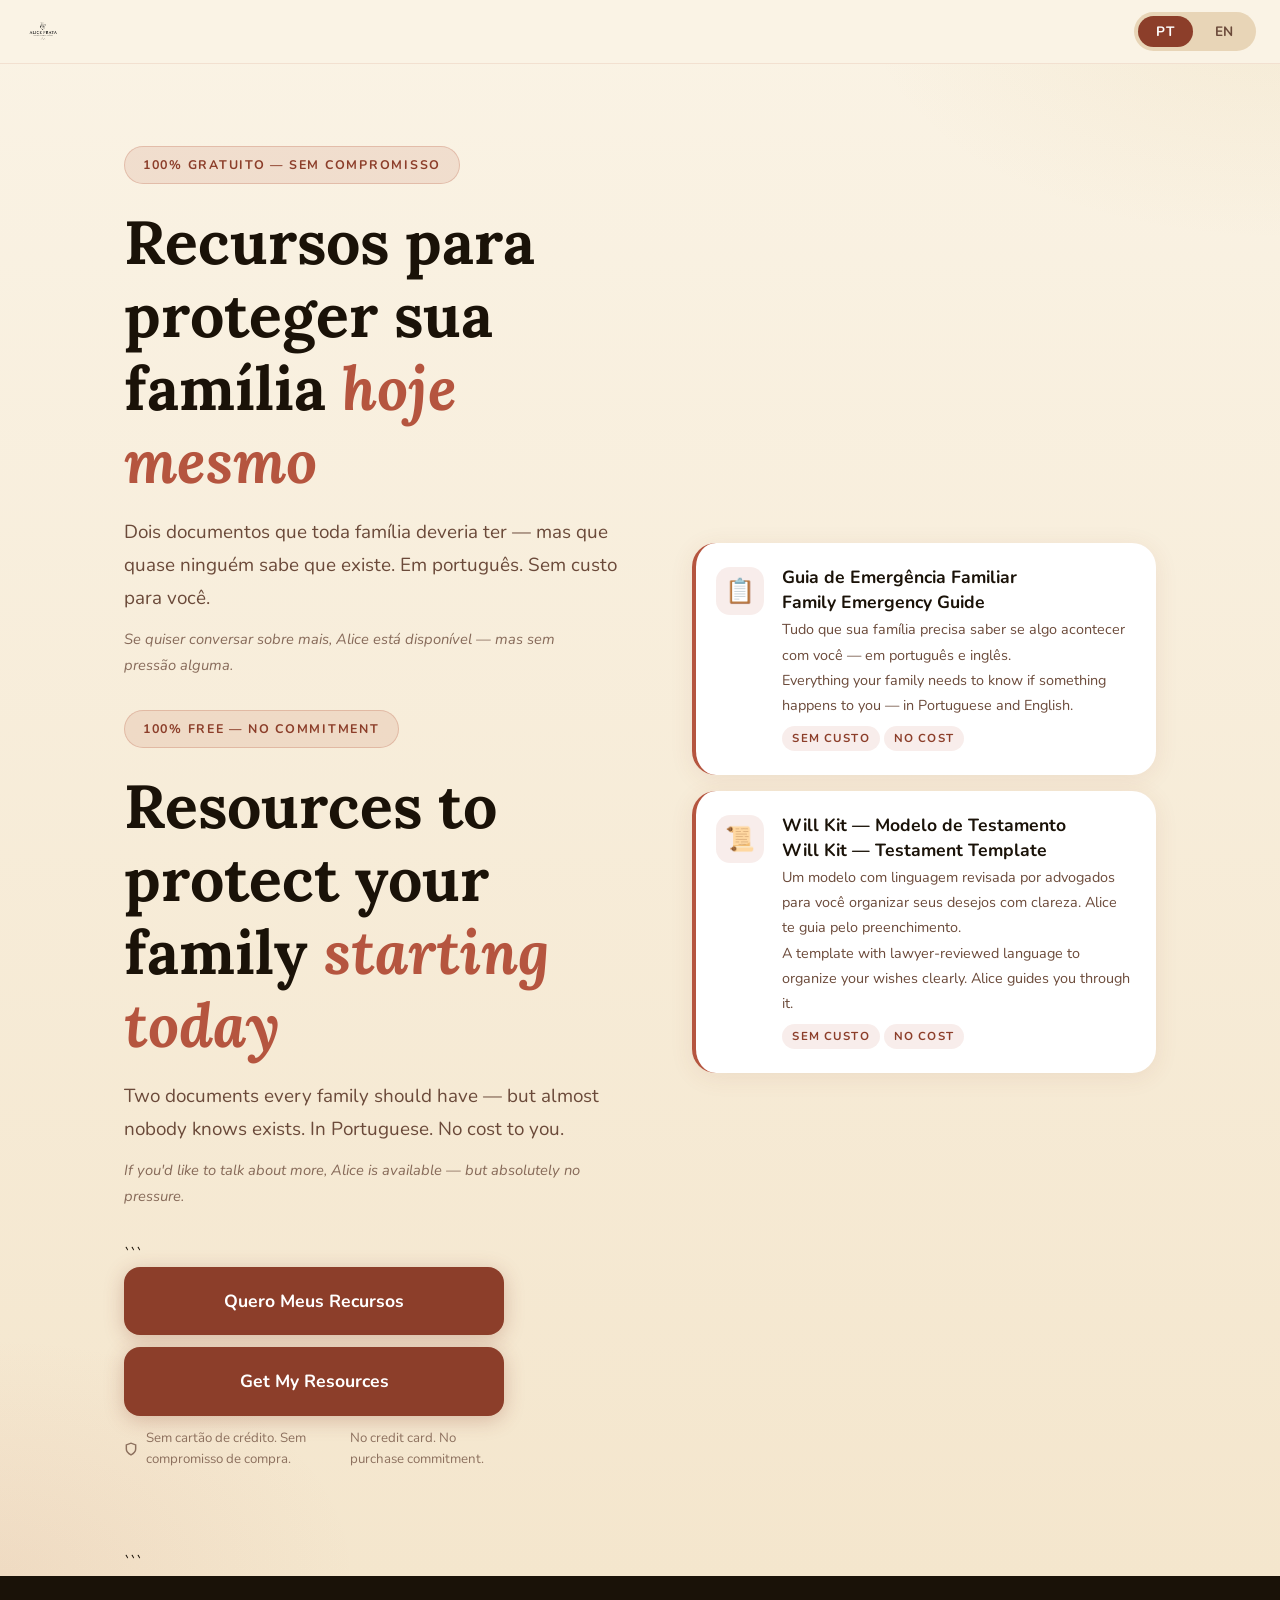
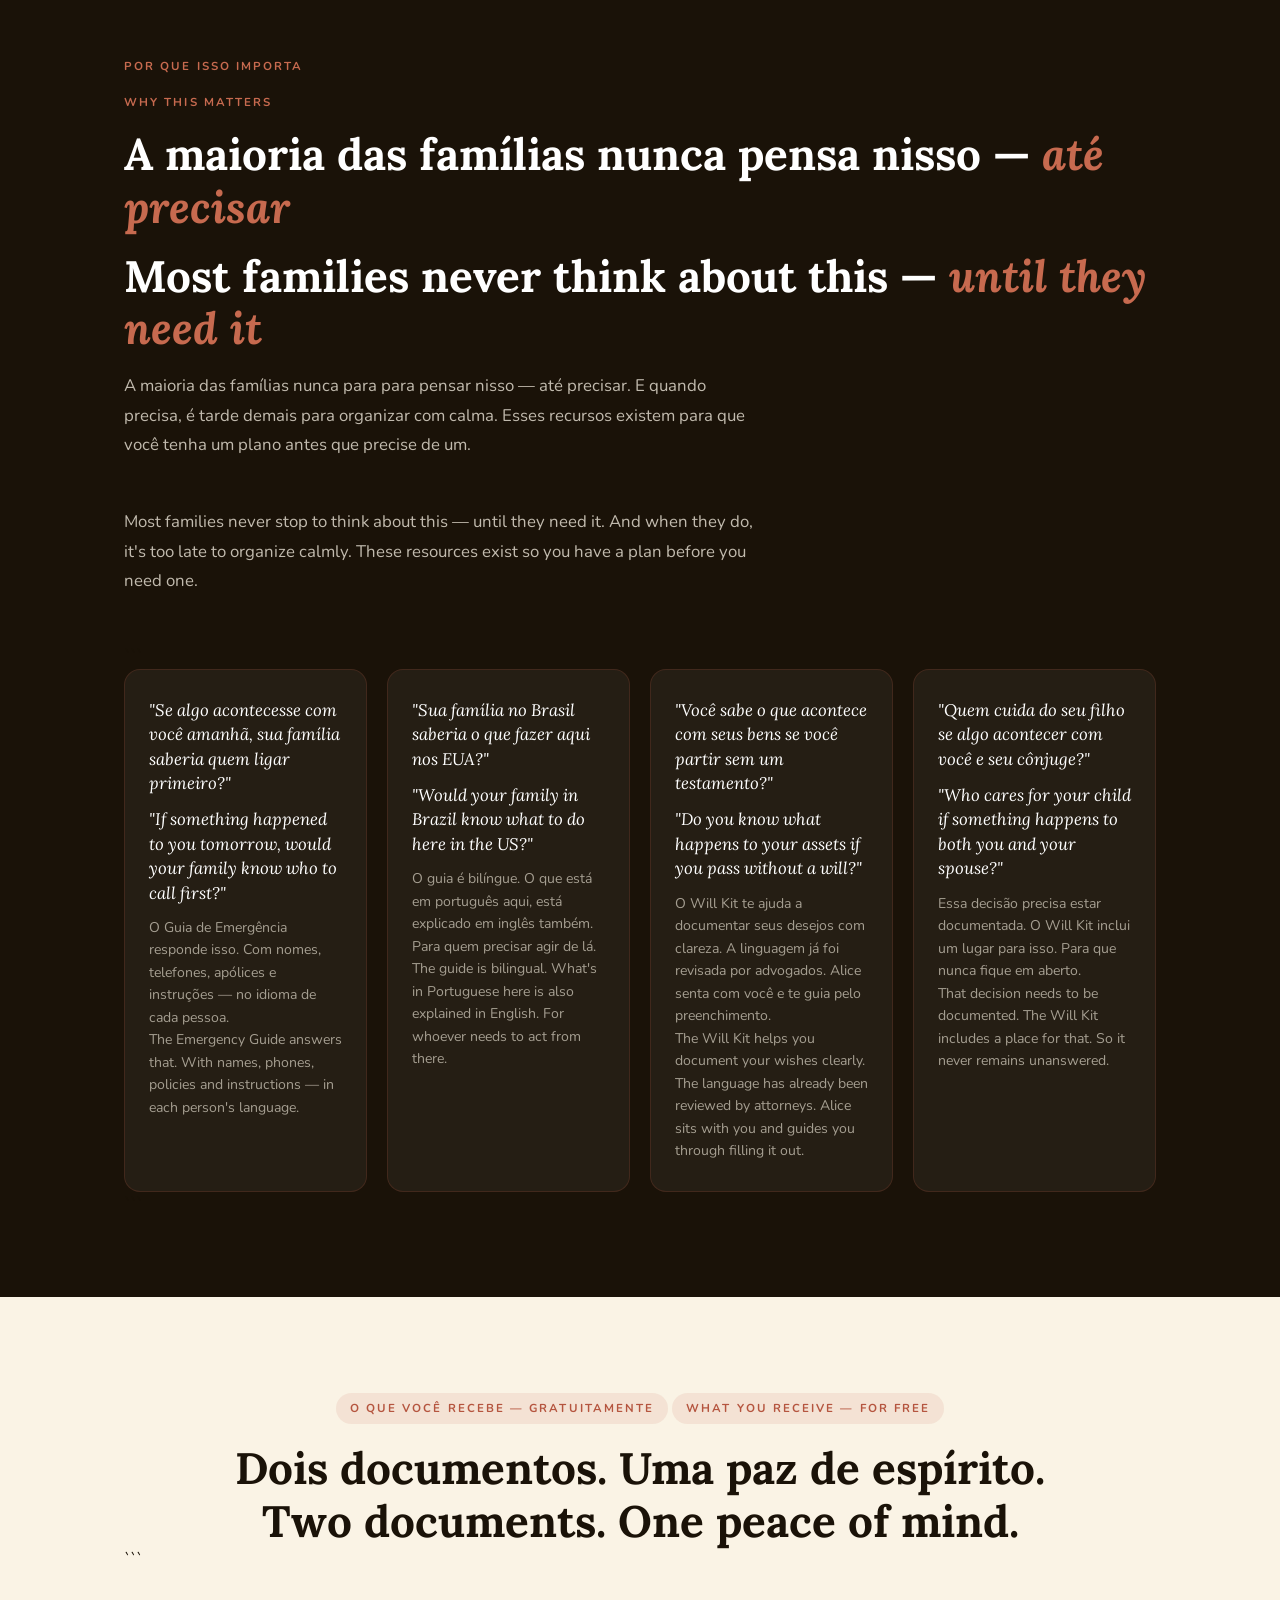
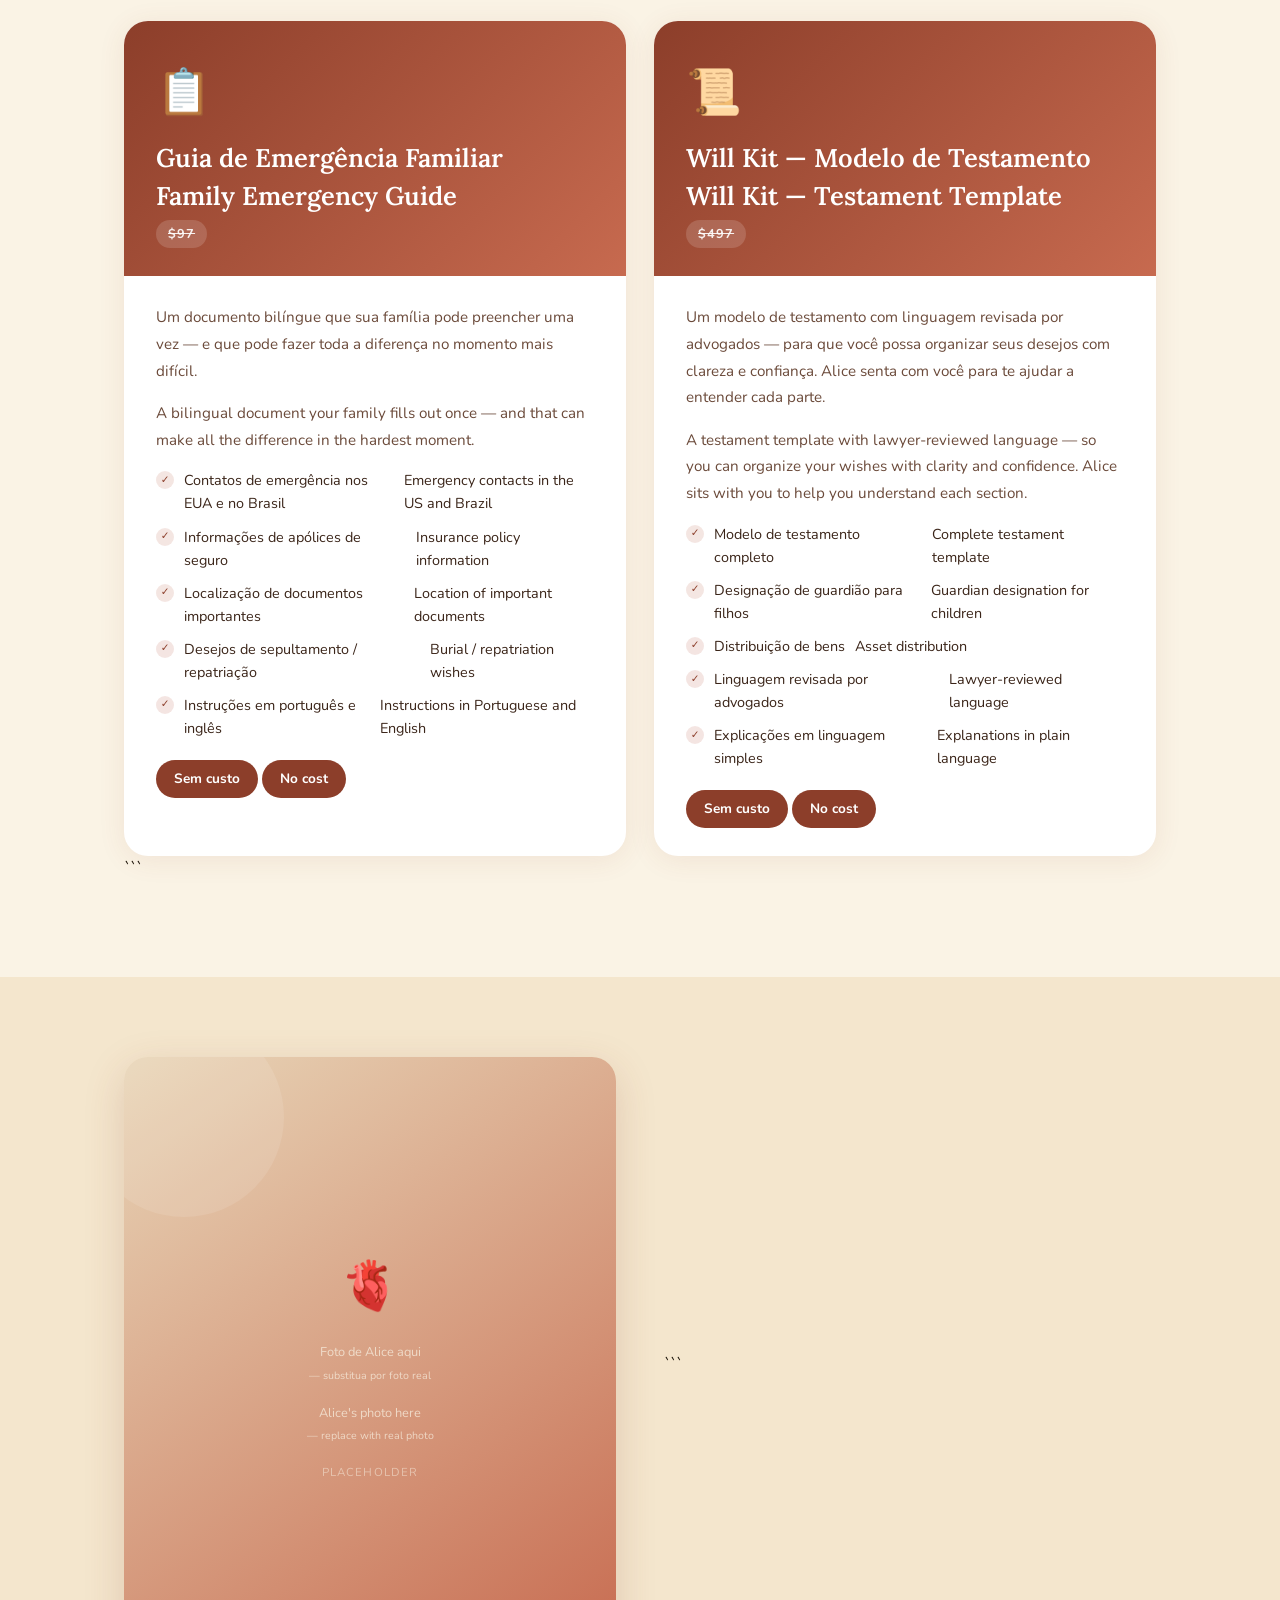
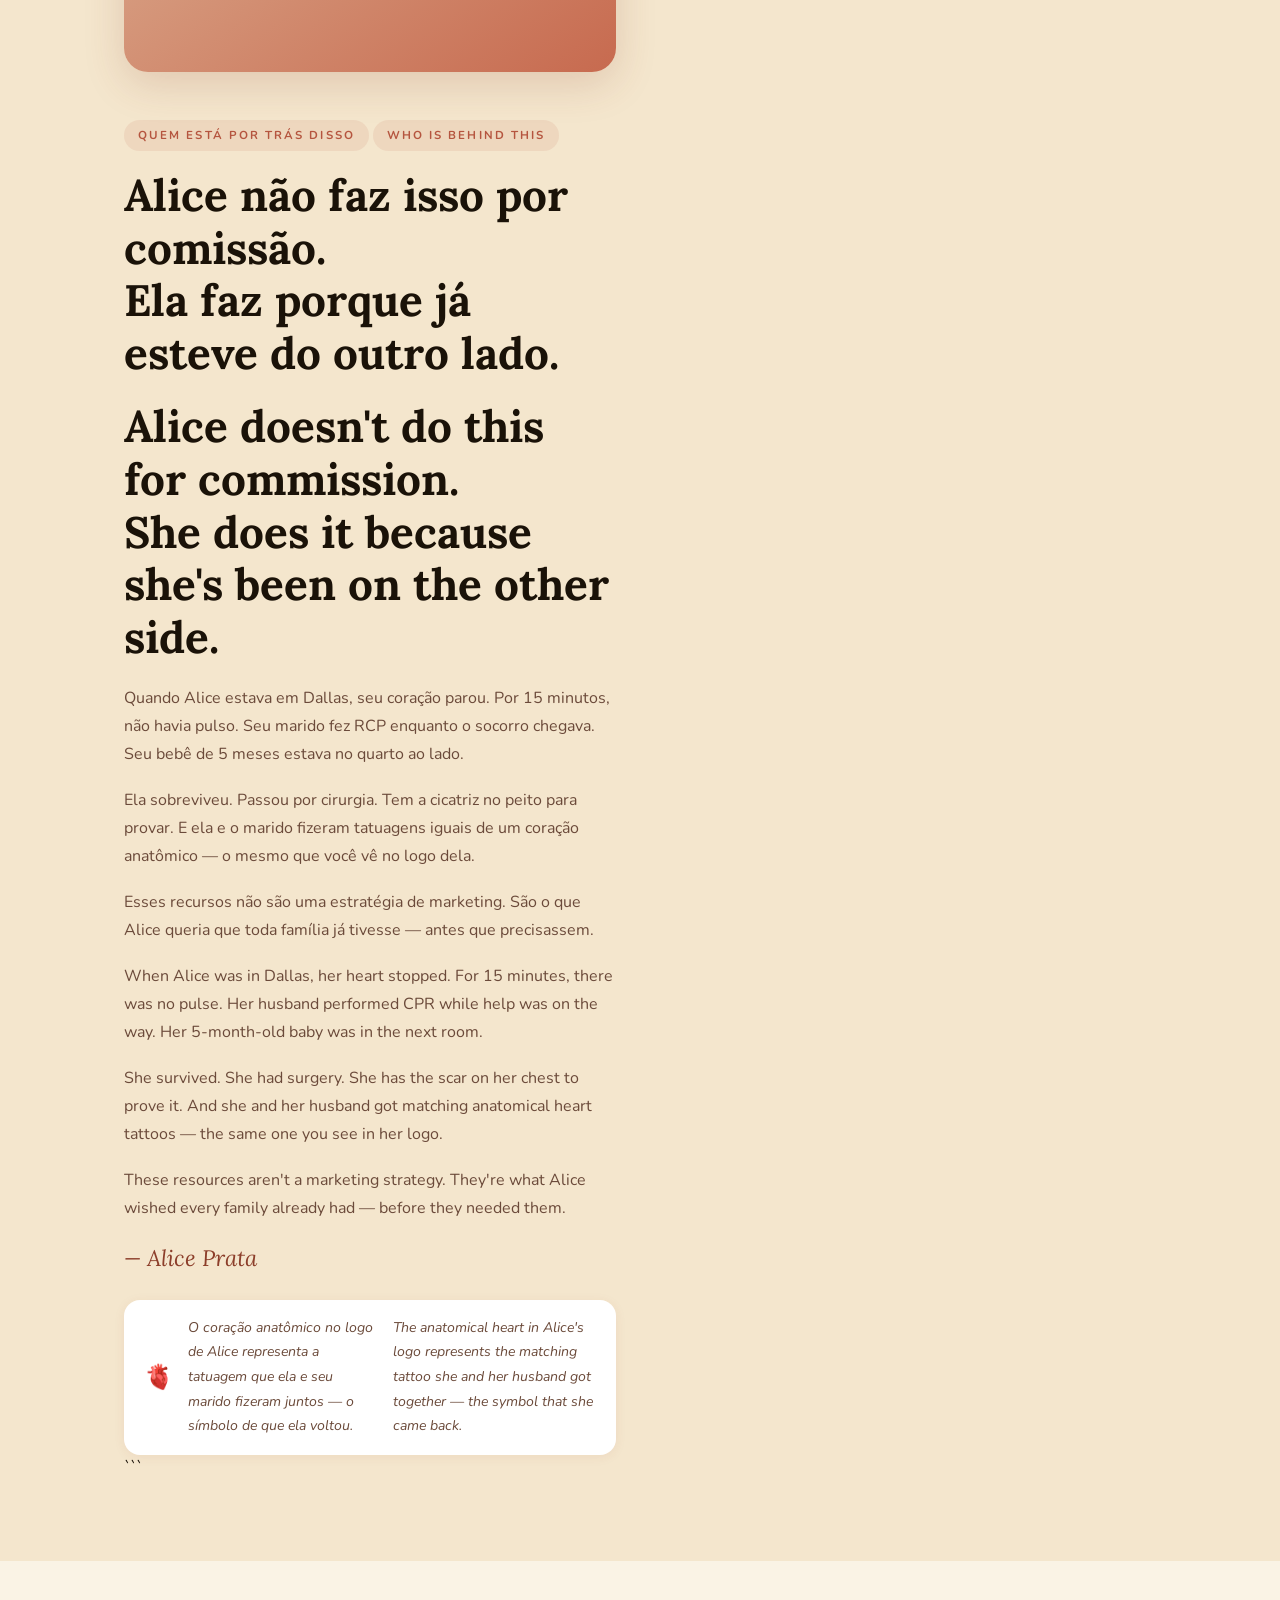
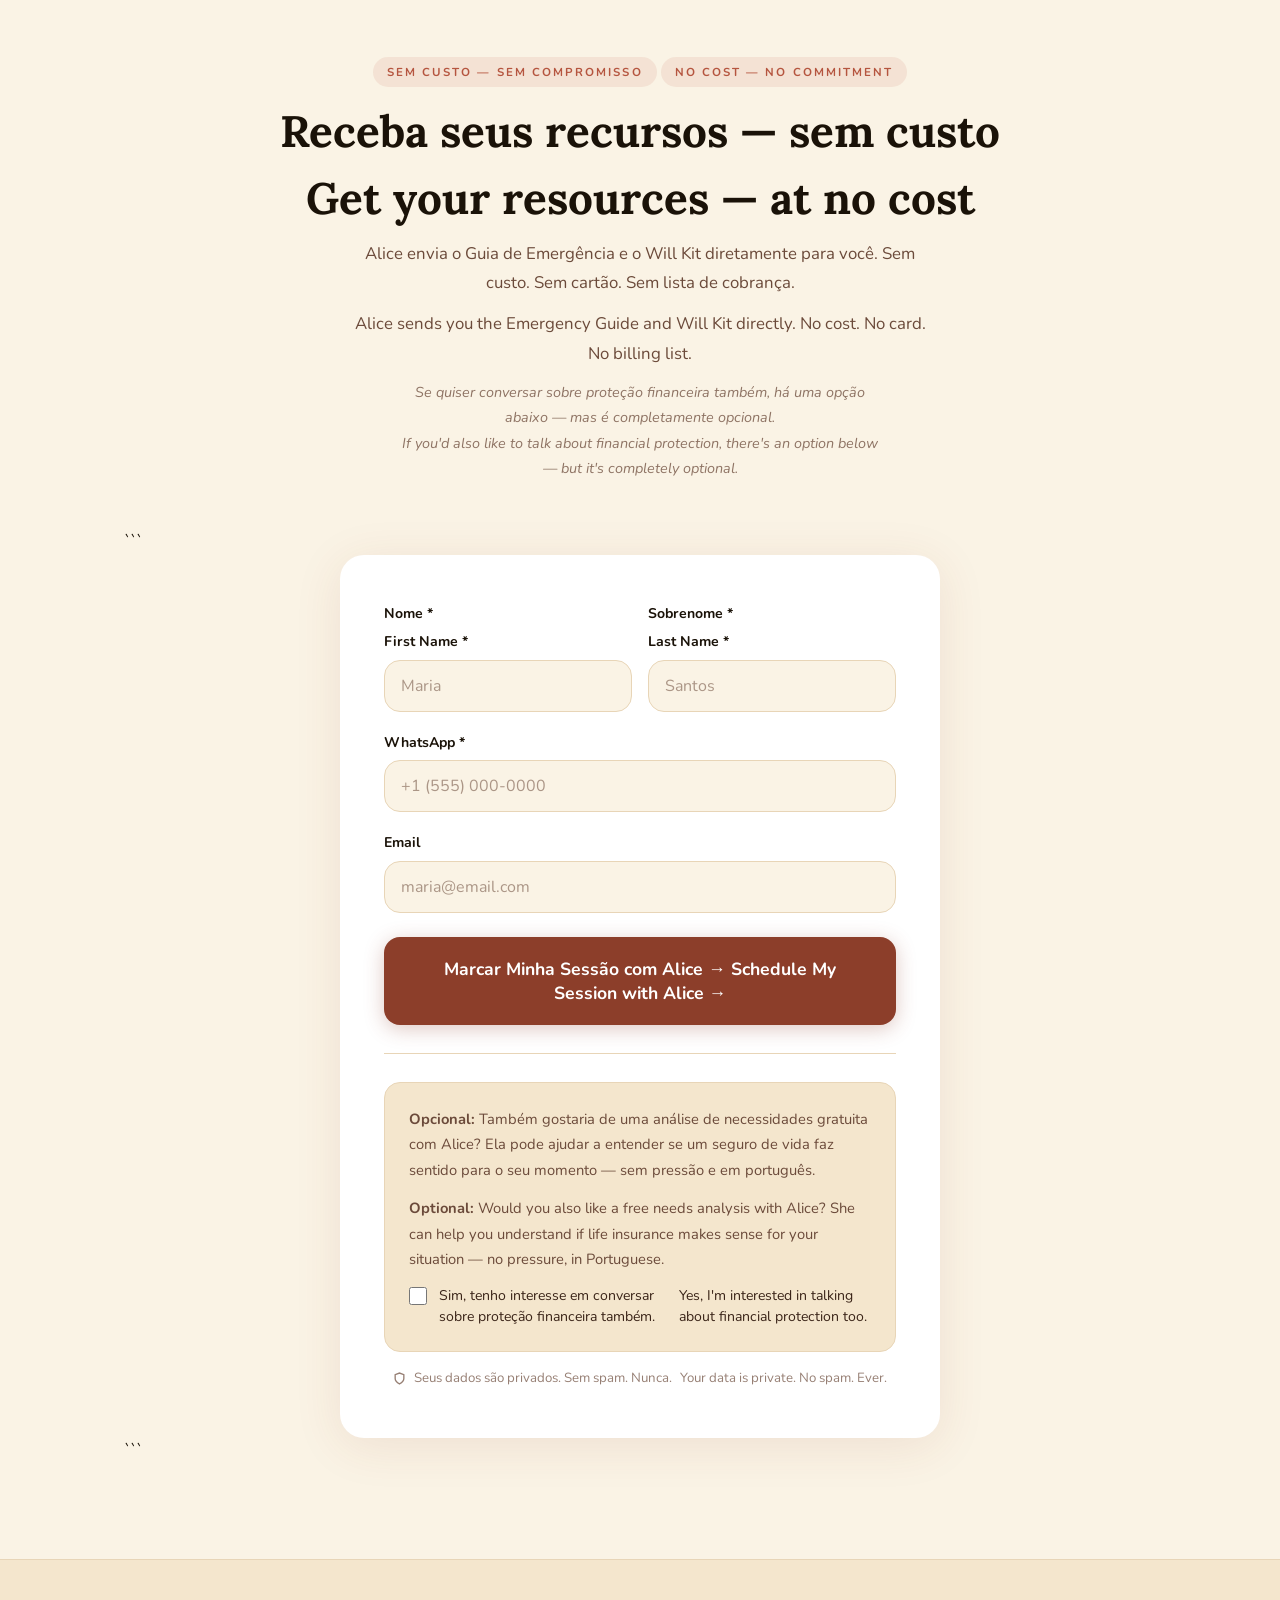
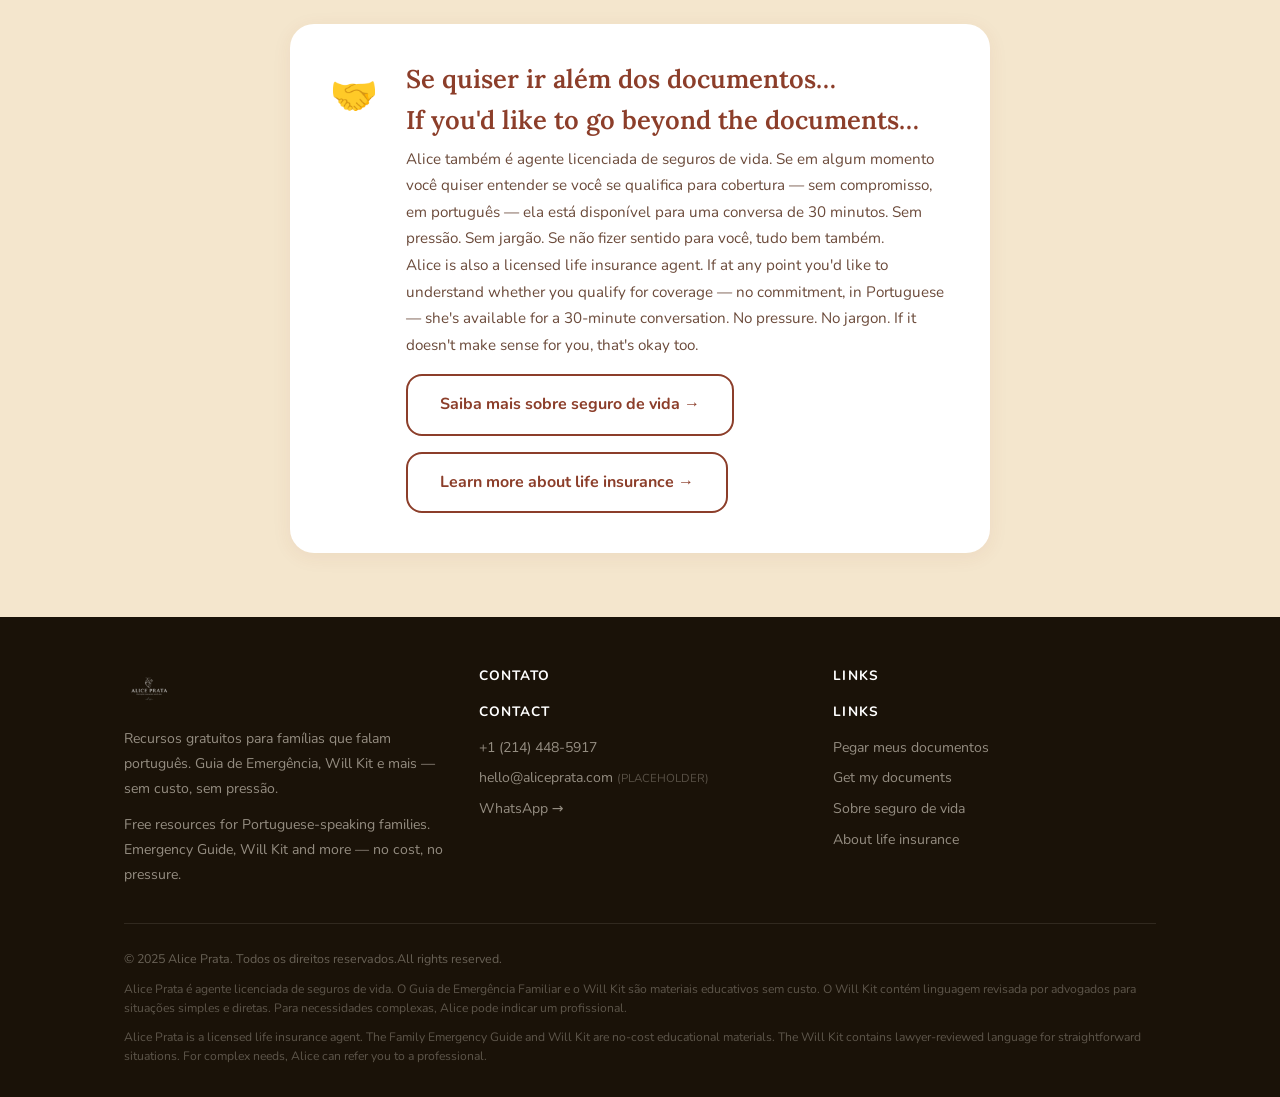
<file: Landing-free.html>
<!DOCTYPE html>

<html lang="pt-BR">
<head>
<meta charset="UTF-8"/>
<meta name="viewport" content="width=device-width, initial-scale=1.0"/>
<title data-pt="Alice Prata — Recursos Gratuitos para Sua Família" data-en="Alice Prata — Free Resources for Your Family">Alice Prata — Recursos Gratuitos para Sua Família</title>
<meta name="description" content="Guia de Emergência Familiar + Will Kit gratuitos. Para famílias que falam português. Sem compromisso, sem pressão.">
<link rel="preconnect" href="https://fonts.googleapis.com">
<link rel="preconnect" href="https://fonts.gstatic.com" crossorigin>
<link href="https://fonts.googleapis.com/css2?family=Lora:ital,wght@0,400;0,600;0,700;1,400;1,600&family=Nunito:wght@300;400;500;600;700&display=swap" rel="stylesheet">

<style>
:root {
  --terra-deep: #8C3E2A;
  --terra: #B5553F;
  --terra-light: #C76A4F;
  --sand: #E8D5B7;
  --sand-light: #F4E6CD;
  --sand-cream: #FAF3E5;
  --ink: #1A1208;
  --ink-mid: #3A2418;
  --ink-soft: #6B4A3A;
  --ochre: #C9A24A;
  --white: #FFFFFF;
  --r: 16px;
  --r-lg: 24px;
}
*{box-sizing:border-box;margin:0;padding:0;}
html{scroll-behavior:smooth;}
body{
  font-family:'Nunito',system-ui,sans-serif;
  font-size:16px;
  color:var(--ink);
  background:var(--sand-cream);
  line-height:1.6;
  -webkit-font-smoothing:antialiased;
  overflow-x:hidden;
}
h1,h2,h3,h4{
  font-family:'Lora',Georgia,serif;
  line-height:1.2;
  color:var(--ink);
}
h1{font-size:clamp(2.4rem,5.5vw,3.8rem);font-weight:700;}
h2{font-size:clamp(1.8rem,4vw,2.75rem);font-weight:700;}
h3{font-size:clamp(1.2rem,2.8vw,1.6rem);font-weight:600;}
h4{font-size:1.1rem;font-weight:600;}
p{color:var(--ink-mid);line-height:1.75;}
a{color:var(--terra);text-decoration:none;}
img{max-width:100%;display:block;}
.container{width:100%;max-width:1080px;margin:0 auto;padding:0 24px;}
.container-sm{width:100%;max-width:720px;margin:0 auto;padding:0 24px;}

/* ---- LANG TOGGLE ---- */
.lang-bar{
  position:fixed;top:0;left:0;right:0;z-index:100;
  background:rgba(250,243,229,0.96);
  backdrop-filter:blur(8px);
  border-bottom:1px solid rgba(181,85,63,0.12);
  padding:12px 24px;
  display:flex;align-items:center;justify-content:space-between;
}
.lang-logo{height:38px;width:auto;}
.lang-toggle{display:flex;gap:4px;background:var(--sand);border-radius:999px;padding:4px;}
.lang-btn{
  padding:6px 18px;border-radius:999px;border:none;cursor:pointer;
  font-family:'Nunito',sans-serif;font-size:0.85rem;font-weight:700;
  letter-spacing:0.05em;transition:all 0.2s;background:transparent;color:var(--ink-soft);
}
.lang-btn.active{background:var(--terra-deep);color:var(--white);}

/* ---- HERO ---- */
.hero{
  padding-top:82px;
  background:
    radial-gradient(ellipse 700px 400px at 100% 0%, rgba(201,162,74,0.1), transparent 60%),
    radial-gradient(ellipse 600px 400px at 0% 100%, rgba(181,85,63,0.08), transparent 60%),
    linear-gradient(180deg, var(--sand-cream) 0%, var(--sand-light) 100%);
}
.hero-inner{
  display:grid;grid-template-columns:1fr;
  gap:48px;align-items:center;
  padding:64px 0 80px;
}
@media(min-width:860px){
  .hero-inner{grid-template-columns:1.05fr 0.95fr;gap:56px;}
}
.eyebrow{
  display:inline-block;
  background:rgba(181,85,63,0.12);
  color:var(--terra-deep);
  border:1px solid rgba(181,85,63,0.25);
  font-size:0.78rem;font-weight:700;
  letter-spacing:0.14em;text-transform:uppercase;
  padding:8px 18px;border-radius:999px;margin-bottom:22px;
}
.hero h1{margin-bottom:18px;}
.hero h1 em{font-style:italic;color:var(--terra);}
.hero-sub{
  font-size:clamp(1.05rem,2.2vw,1.18rem);
  color:var(--ink-soft);max-width:520px;margin-bottom:12px;
}
.hero-sub-note{
  font-size:0.92rem;color:var(--ink-soft);opacity:0.8;
  max-width:480px;margin-bottom:32px;
  font-style:italic;
}
.btn{
  display:inline-block;padding:16px 32px;border-radius:var(--r);
  font-family:'Nunito',sans-serif;font-weight:700;font-size:1rem;
  cursor:pointer;border:none;transition:all 0.2s;text-align:center;text-decoration:none;
}
.btn-primary{
  background:var(--terra-deep);color:var(--white);
  box-shadow:0 4px 20px rgba(140,62,42,0.28);
}
.btn-primary:hover{background:var(--terra);transform:translateY(-2px);box-shadow:0 8px 28px rgba(140,62,42,0.38);}
.btn-secondary{
  background:transparent;color:var(--terra-deep);border:2px solid var(--terra-deep);
}
.btn-secondary:hover{background:var(--terra-deep);color:var(--white);}
.btn-large{font-size:1.1rem;padding:20px 40px;}
.btn-ghost{
  background:transparent;color:var(--ink-soft);
  font-size:0.9rem;padding:10px 0;
  text-decoration:underline;text-underline-offset:4px;
}

.cta-stack{display:flex;flex-direction:column;gap:12px;max-width:380px;}
.no-pressure{
  font-size:0.83rem;color:var(--ink-soft);opacity:0.75;
  display:flex;align-items:center;gap:8px;
}
.no-pressure svg{flex-shrink:0;}

/* Hero free cards */
.free-cards{display:flex;flex-direction:column;gap:16px;}
.free-card{
  background:var(--white);border-radius:var(--r-lg);
  padding:24px 24px 24px 20px;
  box-shadow:0 4px 24px rgba(140,62,42,0.09);
  display:flex;align-items:flex-start;gap:18px;
  border-left:4px solid var(--terra);
  transition:transform 0.2s,box-shadow 0.2s;
}
.free-card:hover{transform:translateY(-3px);box-shadow:0 10px 32px rgba(140,62,42,0.14);}
.free-card-icon{
  width:48px;height:48px;border-radius:14px;
  background:rgba(181,85,63,0.1);
  display:flex;align-items:center;justify-content:center;
  font-size:1.5rem;flex-shrink:0;
}
.free-card h4{color:var(--ink);margin-bottom:4px;font-family:'Nunito',sans-serif;font-weight:700;}
.free-card p{font-size:0.9rem;color:var(--ink-soft);margin:0;}
.free-badge{
  display:inline-block;margin-top:8px;
  font-size:0.72rem;font-weight:700;letter-spacing:0.1em;text-transform:uppercase;
  color:var(--terra-deep);background:rgba(181,85,63,0.1);
  padding:3px 10px;border-radius:999px;
}

/* ---- WHY THIS MATTERS ---- */
.why-matters{
  padding:80px 0;
  background:var(--ink);
}
.why-matters .section-label{
  font-size:0.72rem;font-weight:700;letter-spacing:0.18em;text-transform:uppercase;
  color:var(--terra-light);margin-bottom:16px;
}
.why-matters h2{color:var(--white);margin-bottom:16px;}
.why-matters h2 em{font-style:italic;color:var(--terra-light);}
.why-matters .lead{
  color:rgba(250,243,229,0.75);font-size:1.05rem;
  max-width:640px;margin-bottom:48px;
}
.scenario-grid{
  display:grid;
  grid-template-columns:repeat(auto-fit,minmax(240px,1fr));
  gap:20px;
}
.scenario{
  background:rgba(255,255,255,0.05);
  border:1px solid rgba(181,85,63,0.2);
  border-radius:var(--r);
  padding:28px 24px;
}
.scenario .q{
  font-family:'Lora',serif;font-style:italic;
  font-size:1.05rem;color:var(--white);
  line-height:1.45;margin-bottom:12px;
}
.scenario .a{font-size:0.88rem;color:rgba(250,243,229,0.6);line-height:1.6;}

/* ---- WHAT YOU GET ---- */
.what-you-get{padding:96px 0;background:var(--sand-cream);}
.section-tag{
  display:inline-block;
  font-size:0.72rem;font-weight:700;letter-spacing:0.18em;text-transform:uppercase;
  color:var(--terra);background:rgba(181,85,63,0.1);
  padding:6px 14px;border-radius:999px;margin-bottom:18px;
}
.resources-grid{
  display:grid;
  grid-template-columns:repeat(auto-fit,minmax(300px,1fr));
  gap:28px;
  margin-top:48px;
}
.resource-card{
  background:var(--white);border-radius:var(--r-lg);
  overflow:hidden;
  box-shadow:0 4px 28px rgba(140,62,42,0.09);
}
.resource-card-top{
  background:linear-gradient(135deg,var(--terra-deep) 0%,var(--terra-light) 100%);
  padding:36px 32px 28px;
}
.resource-card-top .big-icon{font-size:2.8rem;margin-bottom:14px;}
.resource-card-top h3{color:var(--white);margin-bottom:8px;}
.resource-card-top .value{
  display:inline-block;
  background:rgba(255,255,255,0.15);
  color:rgba(255,255,255,0.9);
  font-size:0.8rem;font-weight:700;letter-spacing:0.08em;
  padding:4px 12px;border-radius:999px;
  text-decoration:line-through;
}
.resource-card-body{padding:28px 32px;}
.resource-card-body p{font-size:0.95rem;color:var(--ink-soft);margin-bottom:16px;}
.resource-list{list-style:none;display:flex;flex-direction:column;gap:10px;}
.resource-list li{
  display:flex;align-items:flex-start;gap:10px;
  font-size:0.9rem;color:var(--ink-mid);
}
.resource-list .dot{
  width:18px;height:18px;border-radius:50%;
  background:rgba(181,85,63,0.15);
  display:flex;align-items:center;justify-content:center;
  flex-shrink:0;margin-top:2px;font-size:0.65rem;color:var(--terra-deep);
}
.free-tag{
  display:inline-block;margin-top:20px;
  background:var(--terra-deep);color:var(--white);
  font-size:0.85rem;font-weight:700;padding:8px 18px;border-radius:999px;
}

/* ---- ABOUT ALICE (soft, human) ---- */
.about{
  padding:80px 0;
  background:var(--sand-light);
}
.about-inner{
  display:grid;grid-template-columns:1fr;
  gap:48px;align-items:center;
}
@media(min-width:860px){.about-inner{grid-template-columns:1fr 1fr;}}
.about-photo-placeholder{
  background:linear-gradient(145deg,var(--sand) 0%,var(--terra-light) 100%);
  border-radius:var(--r-lg);
  aspect-ratio:4/5;
  display:flex;flex-direction:column;
  align-items:center;justify-content:center;
  gap:16px;
  box-shadow:0 12px 40px rgba(140,62,42,0.18);
  position:relative;overflow:hidden;
}
.about-photo-placeholder::before{
  content:'';position:absolute;top:-40px;left:-40px;
  width:200px;height:200px;border-radius:50%;
  background:rgba(255,255,255,0.1);
}
.about-photo-placeholder .photo-note{
  font-size:0.8rem;color:rgba(250,243,229,0.7);
  text-align:center;padding:0 24px;z-index:1;
}
.about-photo-placeholder .heart{font-size:3rem;z-index:1;}
.about-photo-placeholder .placeholder-label{
  font-size:0.72rem;letter-spacing:0.1em;text-transform:uppercase;
  color:rgba(250,243,229,0.5);z-index:1;
}
.about-text .section-tag{margin-bottom:18px;}
.about-text h2{margin-bottom:20px;}
.about-text p{color:var(--ink-soft);font-size:1rem;margin-bottom:18px;}
.about-text .signature{
  font-family:'Lora',serif;font-size:1.4rem;font-style:italic;
  color:var(--terra-deep);margin-top:8px;
}
.heart-tattoo-note{
  display:flex;align-items:center;gap:14px;
  background:var(--white);border-radius:var(--r);
  padding:16px 20px;margin-top:24px;
  box-shadow:0 2px 12px rgba(140,62,42,0.07);
}
.heart-tattoo-note .icon{font-size:1.5rem;flex-shrink:0;}
.heart-tattoo-note p{font-size:0.88rem;color:var(--ink-soft);margin:0;font-style:italic;}

/* ---- FORM SECTION ---- */
.form-section{
  padding:96px 0;
  background:var(--sand-cream);
}
.form-head{text-align:center;margin-bottom:48px;}
.form-head h2{margin-bottom:14px;}
.form-head .lead{
  color:var(--ink-soft);font-size:1.05rem;
  max-width:580px;margin:0 auto 12px;
}
.form-head .sub-note{
  font-size:0.9rem;color:var(--ink-soft);opacity:0.75;
  font-style:italic;max-width:480px;margin:0 auto;
}
.form-card{
  background:var(--white);border-radius:var(--r-lg);
  padding:48px 44px;
  max-width:600px;margin:0 auto;
  box-shadow:0 8px 48px rgba(140,62,42,0.1);
}
@media(max-width:600px){.form-card{padding:32px 20px;}}
.form-group{margin-bottom:20px;}
.form-label{
  display:block;font-size:0.88rem;font-weight:700;color:var(--ink);
  margin-bottom:6px;
}
.form-input{
  width:100%;padding:14px 16px;
  border:1.5px solid var(--sand);border-radius:var(--r);
  font-family:'Nunito',sans-serif;font-size:1rem;color:var(--ink);
  background:var(--sand-cream);transition:border-color 0.2s;outline:none;
}
.form-input:focus{border-color:var(--terra);}
.form-input::placeholder{color:var(--ink-soft);opacity:0.55;}
.form-row{display:grid;grid-template-columns:1fr 1fr;gap:16px;}
@media(max-width:500px){.form-row{grid-template-columns:1fr;}}
.form-submit{width:100%;margin-top:4px;}
.form-privacy{
  text-align:center;margin-top:16px;
  font-size:0.83rem;color:var(--ink-soft);opacity:0.7;
  display:flex;align-items:center;justify-content:center;gap:8px;
}
.form-section-divider{
  border:none;border-top:1px solid var(--sand);
  margin:28px 0;
}
.soft-insurance-offer{
  background:var(--sand-light);
  border-radius:var(--r);
  padding:24px 24px;
  border:1px solid var(--sand);
}
.soft-insurance-offer p{
  font-size:0.92rem;color:var(--ink-soft);margin-bottom:12px;
}
.soft-insurance-offer .opt-in-label{
  display:flex;align-items:flex-start;gap:12px;cursor:pointer;
}
.soft-insurance-offer input[type="checkbox"]{
  width:18px;height:18px;flex-shrink:0;margin-top:2px;
  accent-color:var(--terra-deep);cursor:pointer;
}
.soft-insurance-offer .opt-in-text{
  font-size:0.88rem;color:var(--ink-mid);line-height:1.5;
}

/* ---- GENTLE INSURANCE MENTION ---- */
.insurance-mention{
  padding:64px 0;
  background:var(--sand-light);
  border-top:1px solid var(--sand);
}
.mention-card{
  max-width:700px;margin:0 auto;
  background:var(--white);border-radius:var(--r-lg);
  padding:40px;
  box-shadow:0 4px 20px rgba(140,62,42,0.07);
  display:flex;flex-direction:column;gap:16px;
}
@media(min-width:680px){.mention-card{flex-direction:row;align-items:flex-start;gap:28px;}}
.mention-icon{
  font-size:2.4rem;flex-shrink:0;
}
.mention-card h3{color:var(--terra-deep);margin-bottom:10px;}
.mention-card p{font-size:0.95rem;color:var(--ink-soft);}

/* ---- FOOTER ---- */
footer{background:var(--ink);padding:48px 0 32px;}
.footer-grid{
  display:grid;
  grid-template-columns:repeat(auto-fit,minmax(180px,1fr));
  gap:32px;margin-bottom:36px;
}
.footer-logo p{color:rgba(250,243,229,0.55);font-size:0.88rem;margin-top:12px;}
footer h5{
  color:var(--white);font-family:'Nunito',sans-serif;
  font-weight:700;font-size:0.85rem;letter-spacing:0.08em;
  text-transform:uppercase;margin-bottom:14px;
}
footer a{display:block;color:rgba(250,243,229,0.55);font-size:0.88rem;margin-bottom:8px;}
footer a:hover{color:var(--sand);}
.footer-bottom{
  border-top:1px solid rgba(250,243,229,0.1);
  padding-top:24px;
  display:flex;flex-wrap:wrap;gap:12px;justify-content:space-between;
}
.footer-bottom p{color:rgba(250,243,229,0.35);font-size:0.78rem;}
.footer-disclaimer{color:rgba(250,243,229,0.3);font-size:0.76rem;margin-top:10px;line-height:1.55;}

/* ---- STICKY CTA (mobile) ---- */
.sticky-cta{
  position:fixed;bottom:0;left:0;right:0;z-index:50;
  background:var(--white);border-top:1px solid var(--sand);
  padding:12px 20px;display:none;
}
@media(max-width:768px){.sticky-cta{display:block;}}
.sticky-cta .btn{width:100%;display:block;text-align:center;}

.lang-btn-link{display:inline-block;margin-top:16px;}
body.en [class="pt"].lang-btn-link{display:none;}
body:not(.en) [class="en"].lang-btn-link{display:none;}
body.en [class="pt"]{display:none;}
body.en [class="en"]{display:block;}
body.en [class="en"].inline{display:inline;}
[class="pt"].inline{display:inline;}
</style>

</head>
<body>

<!-- LANG BAR -->

<nav class="lang-bar">
  <img src="alice-prata-logo.png" alt="Alice Prata" class="lang-logo"/>
  <div class="lang-toggle">
    <button class="lang-btn active" id="btnPT" onclick="setLang('pt')">PT</button>
    <button class="lang-btn" id="btnEN" onclick="setLang('en')">EN</button>
  </div>
</nav>

<!-- ===== HERO ===== -->

<section class="hero">
  <div class="container">
    <div class="hero-inner">
      <div>
        <div class="pt">
          <span class="eyebrow">100% gratuito — sem compromisso</span>
          <h1>Recursos para proteger sua família <em>hoje mesmo</em></h1>
          <p class="hero-sub">Dois documentos que toda família deveria ter — mas que quase ninguém sabe que existe. Em português. Sem custo para você.</p>
          <p class="hero-sub-note">Se quiser conversar sobre mais, Alice está disponível — mas sem pressão alguma.</p>
        </div>
        <div class="en">
          <span class="eyebrow">100% free — no commitment</span>
          <h1>Resources to protect your family <em>starting today</em></h1>
          <p class="hero-sub">Two documents every family should have — but almost nobody knows exists. In Portuguese. No cost to you.</p>
          <p class="hero-sub-note">If you'd like to talk about more, Alice is available — but absolutely no pressure.</p>
        </div>

```
    <div class="cta-stack">
      <a href="#form" class="btn btn-primary btn-large" class="pt">Quero Meus Recursos</a>
      <a href="#form" class="btn btn-primary btn-large" class="en">Get My Resources</a>
      <div class="no-pressure">
        <svg width="14" height="14" viewBox="0 0 24 24" fill="none" stroke="currentColor" stroke-width="2.5"><path d="M12 22s8-4 8-10V5l-8-3-8 3v7c0 6 8 10 8 10z"/></svg>
        <span class="pt">Sem cartão de crédito. Sem compromisso de compra.</span>
        <span class="en">No credit card. No purchase commitment.</span>
      </div>
    </div>
  </div>

  <!-- Free cards preview -->
  <div class="free-cards">
    <div class="free-card">
      <div class="free-card-icon">📋</div>
      <div>
        <h4 class="pt">Guia de Emergência Familiar</h4>
        <h4 class="en">Family Emergency Guide</h4>
        <p class="pt">Tudo que sua família precisa saber se algo acontecer com você — em português e inglês.</p>
        <p class="en">Everything your family needs to know if something happens to you — in Portuguese and English.</p>
        <span class="free-badge" class="pt">Sem custo</span>
        <span class="free-badge" class="en">No cost</span>
      </div>
    </div>
    <div class="free-card">
      <div class="free-card-icon">📜</div>
      <div>
        <h4 class="pt">Will Kit — Modelo de Testamento</h4>
        <h4 class="en">Will Kit — Testament Template</h4>
        <p class="pt">Um modelo com linguagem revisada por advogados para você organizar seus desejos com clareza. Alice te guia pelo preenchimento.</p>
        <p class="en">A template with lawyer-reviewed language to organize your wishes clearly. Alice guides you through it.</p>
        <span class="free-badge" class="pt">Sem custo</span>
        <span class="free-badge" class="en">No cost</span>
      </div>
    </div>

  </div>
</div>
```

  </div>
</section>

<!-- ===== WHY THIS MATTERS ===== -->

<section class="why-matters">
  <div class="container">
    <p class="section-label" class="pt">Por que isso importa</p>
    <p class="section-label" class="en">Why this matters</p>
    <h2 class="pt">A maioria das famílias nunca pensa nisso — <em>até precisar</em></h2>
    <h2 class="en">Most families never think about this — <em>until they need it</em></h2>
    <p class="lead" class="pt">A maioria das famílias nunca para para pensar nisso — até precisar. E quando precisa, é tarde demais para organizar com calma. Esses recursos existem para que você tenha um plano antes que precise de um.</p>
    <p class="lead" class="en">Most families never stop to think about this — until they need it. And when they do, it's too late to organize calmly. These resources exist so you have a plan before you need one.</p>

```
<div class="scenario-grid">
  <div class="scenario">
    <div class="q" class="pt">"Se algo acontecesse com você amanhã, sua família saberia quem ligar primeiro?"</div>
    <div class="q" class="en">"If something happened to you tomorrow, would your family know who to call first?"</div>
    <div class="a" class="pt">O Guia de Emergência responde isso. Com nomes, telefones, apólices e instruções — no idioma de cada pessoa.</div>
    <div class="a" class="en">The Emergency Guide answers that. With names, phones, policies and instructions — in each person's language.</div>
  </div>
  <div class="scenario">
    <div class="q" class="pt">"Sua família no Brasil saberia o que fazer aqui nos EUA?"</div>
    <div class="q" class="en">"Would your family in Brazil know what to do here in the US?"</div>
    <div class="a" class="pt">O guia é bilíngue. O que está em português aqui, está explicado em inglês também. Para quem precisar agir de lá.</div>
    <div class="a" class="en">The guide is bilingual. What's in Portuguese here is also explained in English. For whoever needs to act from there.</div>
  </div>
  <div class="scenario">
    <div class="q" class="pt">"Você sabe o que acontece com seus bens se você partir sem um testamento?"</div>
    <div class="q" class="en">"Do you know what happens to your assets if you pass without a will?"</div>
    <div class="a" class="pt">O Will Kit te ajuda a documentar seus desejos com clareza. A linguagem já foi revisada por advogados. Alice senta com você e te guia pelo preenchimento.</div>
    <div class="a" class="en">The Will Kit helps you document your wishes clearly. The language has already been reviewed by attorneys. Alice sits with you and guides you through filling it out.</div>
  </div>
  <div class="scenario">
    <div class="q" class="pt">"Quem cuida do seu filho se algo acontecer com você e seu cônjuge?"</div>
    <div class="q" class="en">"Who cares for your child if something happens to both you and your spouse?"</div>
    <div class="a" class="pt">Essa decisão precisa estar documentada. O Will Kit inclui um lugar para isso. Para que nunca fique em aberto.</div>
    <div class="a" class="en">That decision needs to be documented. The Will Kit includes a place for that. So it never remains unanswered.</div>
  </div>
</div>
```

  </div>
</section>

<!-- ===== WHAT YOU GET ===== -->

<section class="what-you-get">
  <div class="container">
    <div style="text-align:center;">
      <div class="section-tag" class="pt">O que você recebe — gratuitamente</div>
      <div class="section-tag" class="en">What you receive — for free</div>
      <h2 class="pt">Dois documentos. Uma paz de espírito.</h2>
      <h2 class="en">Two documents. One peace of mind.</h2>
    </div>

```
<div class="resources-grid">
  <!-- Emergency Guide -->
  <div class="resource-card">
    <div class="resource-card-top">
      <div class="big-icon">📋</div>
      <h3 class="pt">Guia de Emergência Familiar</h3>
      <h3 class="en">Family Emergency Guide</h3>
      <span class="value">$97</span>
    </div>
    <div class="resource-card-body">
      <p class="pt">Um documento bilíngue que sua família pode preencher uma vez — e que pode fazer toda a diferença no momento mais difícil.</p>
      <p class="en">A bilingual document your family fills out once — and that can make all the difference in the hardest moment.</p>
      <ul class="resource-list">
        <li><span class="dot">✓</span><span class="pt">Contatos de emergência nos EUA e no Brasil</span><span class="en">Emergency contacts in the US and Brazil</span></li>
        <li><span class="dot">✓</span><span class="pt">Informações de apólices de seguro</span><span class="en">Insurance policy information</span></li>
        <li><span class="dot">✓</span><span class="pt">Localização de documentos importantes</span><span class="en">Location of important documents</span></li>
        <li><span class="dot">✓</span><span class="pt">Desejos de sepultamento / repatriação</span><span class="en">Burial / repatriation wishes</span></li>
        <li><span class="dot">✓</span><span class="pt">Instruções em português e inglês</span><span class="en">Instructions in Portuguese and English</span></li>
      </ul>
      <span class="free-tag" class="pt">Sem custo</span>
      <span class="free-tag" class="en">No cost</span>
    </div>
  </div>

  <!-- Will Kit -->
  <div class="resource-card">
    <div class="resource-card-top">
      <div class="big-icon">📜</div>
      <h3 class="pt">Will Kit — Modelo de Testamento</h3>
      <h3 class="en">Will Kit — Testament Template</h3>
      <span class="value">$497</span>
    </div>
    <div class="resource-card-body">
      <p class="pt">Um modelo de testamento com linguagem revisada por advogados — para que você possa organizar seus desejos com clareza e confiança. Alice senta com você para te ajudar a entender cada parte.</p>
      <p class="en">A testament template with lawyer-reviewed language — so you can organize your wishes with clarity and confidence. Alice sits with you to help you understand each section.</p>
      <ul class="resource-list">
        <li><span class="dot">✓</span><span class="pt">Modelo de testamento completo</span><span class="en">Complete testament template</span></li>
        <li><span class="dot">✓</span><span class="pt">Designação de guardião para filhos</span><span class="en">Guardian designation for children</span></li>
        <li><span class="dot">✓</span><span class="pt">Distribuição de bens</span><span class="en">Asset distribution</span></li>
        <li><span class="dot">✓</span><span class="pt">Linguagem revisada por advogados</span><span class="en">Lawyer-reviewed language</span></li>
        <li><span class="dot">✓</span><span class="pt">Explicações em linguagem simples</span><span class="en">Explanations in plain language</span></li>
      </ul>
      <span class="free-tag" class="pt">Sem custo</span>
      <span class="free-tag" class="en">No cost</span>
    </div>
  </div>
</div>
```

  </div>
</section>

<!-- ===== ABOUT ALICE ===== -->

<section class="about">
  <div class="container">
    <div class="about-inner">
      <div class="about-photo-placeholder">
        <span class="heart">🫀</span>
        <p class="photo-note" class="pt">Foto de Alice aqui<br><small>— substitua por foto real</small></p>
        <p class="photo-note" class="en">Alice's photo here<br><small>— replace with real photo</small></p>
        <span class="placeholder-label">PLACEHOLDER</span>
      </div>

```
  <div class="about-text">
    <div class="section-tag" class="pt">Quem está por trás disso</div>
    <div class="section-tag" class="en">Who is behind this</div>
    <h2 class="pt">Alice não faz isso por comissão.<br>Ela faz porque já esteve do outro lado.</h2>
    <h2 class="en">Alice doesn't do this for commission.<br>She does it because she's been on the other side.</h2>

    <p class="pt">Quando Alice estava em Dallas, seu coração parou. Por 15 minutos, não havia pulso. Seu marido fez RCP enquanto o socorro chegava. Seu bebê de 5 meses estava no quarto ao lado.</p>
    <p class="pt">Ela sobreviveu. Passou por cirurgia. Tem a cicatriz no peito para provar. E ela e o marido fizeram tatuagens iguais de um coração anatômico — o mesmo que você vê no logo dela.</p>
    <p class="pt">Esses recursos não são uma estratégia de marketing. São o que Alice queria que toda família já tivesse — antes que precisassem.</p>

    <p class="en">When Alice was in Dallas, her heart stopped. For 15 minutes, there was no pulse. Her husband performed CPR while help was on the way. Her 5-month-old baby was in the next room.</p>
    <p class="en">She survived. She had surgery. She has the scar on her chest to prove it. And she and her husband got matching anatomical heart tattoos — the same one you see in her logo.</p>
    <p class="en">These resources aren't a marketing strategy. They're what Alice wished every family already had — before they needed them.</p>

    <div class="signature">— Alice Prata</div>

    <div class="heart-tattoo-note">
      <span class="icon">🫀</span>
      <p class="pt">O coração anatômico no logo de Alice representa a tatuagem que ela e seu marido fizeram juntos — o símbolo de que ela voltou.</p>
      <p class="en">The anatomical heart in Alice's logo represents the matching tattoo she and her husband got together — the symbol that she came back.</p>
    </div>
  </div>
</div>
```

  </div>
</section>

<!-- ===== FORM ===== -->

<section class="form-section" id="form">
  <div class="container">
    <div class="form-head">
      <div class="section-tag" class="pt">Sem custo — sem compromisso</div>
      <div class="section-tag" class="en">No cost — no commitment</div>
      <h2 class="pt">Receba seus recursos — sem custo</h2>
      <h2 class="en">Get your resources — at no cost</h2>
      <p class="lead" class="pt">Alice envia o Guia de Emergência e o Will Kit diretamente para você. Sem custo. Sem cartão. Sem lista de cobrança.</p>
      <p class="lead" class="en">Alice sends you the Emergency Guide and Will Kit directly. No cost. No card. No billing list.</p>
      <p class="sub-note" class="pt">Se quiser conversar sobre proteção financeira também, há uma opção abaixo — mas é completamente opcional.</p>
      <p class="sub-note" class="en">If you'd also like to talk about financial protection, there's an option below — but it's completely optional.</p>
    </div>

```
<div class="form-card">
  <form id="freeForm" onsubmit="submitForm(event)">
    <div class="form-row">
      <div class="form-group">
        <label class="form-label" class="pt">Nome *</label>
        <label class="form-label" class="en">First Name *</label>
        <input type="text" class="form-input" id="firstName" required placeholder="Maria" autocomplete="given-name"/>
      </div>
      <div class="form-group">
        <label class="form-label" class="pt">Sobrenome *</label>
        <label class="form-label" class="en">Last Name *</label>
        <input type="text" class="form-input" id="lastName" required placeholder="Santos" autocomplete="family-name"/>
      </div>
    </div>
    <div class="form-group">
      <label class="form-label">WhatsApp *</label>
      <input type="tel" class="form-input" id="phone" required placeholder="+1 (555) 000-0000" autocomplete="tel"/>
    </div>
    <div class="form-group">
      <label class="form-label">Email</label>
      <input type="email" class="form-input" id="email" placeholder="maria@email.com" autocomplete="email"/>
    </div>

    <button type="submit" class="btn btn-primary btn-large form-submit">
      <span class="pt">Marcar Minha Sessão com Alice →</span>
      <span class="en">Schedule My Session with Alice →</span>
    </button>

    <hr class="form-section-divider"/>

    <!-- Soft insurance opt-in -->
    <div class="soft-insurance-offer">
      <p class="pt"><strong>Opcional:</strong> Também gostaria de uma análise de necessidades gratuita com Alice? Ela pode ajudar a entender se um seguro de vida faz sentido para o seu momento — sem pressão e em português.</p>
      <p class="en"><strong>Optional:</strong> Would you also like a free needs analysis with Alice? She can help you understand if life insurance makes sense for your situation — no pressure, in Portuguese.</p>
      <label class="opt-in-label">
        <input type="checkbox" id="insuranceOptIn"/>
        <span class="opt-in-text" class="pt">Sim, tenho interesse em conversar sobre proteção financeira também.</span>
        <span class="opt-in-text" class="en">Yes, I'm interested in talking about financial protection too.</span>
      </label>
    </div>

    <div class="form-privacy">
      <svg width="13" height="13" viewBox="0 0 24 24" fill="none" stroke="currentColor" stroke-width="2.5"><path d="M12 22s8-4 8-10V5l-8-3-8 3v7c0 6 8 10 8 10z"/></svg>
      <span class="pt">Seus dados são privados. Sem spam. Nunca.</span>
      <span class="en">Your data is private. No spam. Ever.</span>
    </div>
  </form>

  <div id="formSuccess" style="display:none;text-align:center;padding:24px 0;">
    <div style="font-size:2.5rem;margin-bottom:16px;">🫀</div>
    <h3 style="color:var(--terra-deep);margin-bottom:12px;" class="pt">Seus documentos estão a caminho!</h3>
    <h3 style="color:var(--terra-deep);margin-bottom:12px;" class="en">Your documents are on their way!</h3>
    <p class="pt">Alice entrará em contato com você via WhatsApp em breve. Obrigada por dar esse passo para proteger sua família.</p>
    <p class="en">Alice will reach out to you via WhatsApp shortly. Thank you for taking this step to protect your family.</p>
  </div>
</div>
```

  </div>
</section>

<!-- ===== GENTLE INSURANCE MENTION ===== -->

<section class="insurance-mention">
  <div class="container">
    <div class="mention-card">
      <div class="mention-icon">🤝</div>
      <div>
        <h3 class="pt">Se quiser ir além dos documentos…</h3>
        <h3 class="en">If you'd like to go beyond the documents…</h3>
        <p class="pt">Alice também é agente licenciada de seguros de vida. Se em algum momento você quiser entender se você se qualifica para cobertura — sem compromisso, em português — ela está disponível para uma conversa de 30 minutos. Sem pressão. Sem jargão. Se não fizer sentido para você, tudo bem também.</p>
        <p class="en">Alice is also a licensed life insurance agent. If at any point you'd like to understand whether you qualify for coverage — no commitment, in Portuguese — she's available for a 30-minute conversation. No pressure. No jargon. If it doesn't make sense for you, that's okay too.</p>
        <a href="landing-insurance.html" class="btn btn-secondary lang-btn-link" class="pt">Saiba mais sobre seguro de vida →</a>
        <a href="landing-insurance.html" class="btn btn-secondary lang-btn-link" class="en">Learn more about life insurance →</a>
      </div>
    </div>
  </div>
</section>

<!-- ===== FOOTER ===== -->

<footer>
  <div class="container">
    <div class="footer-grid">
      <div class="footer-logo">
        <img src="alice-prata-logo.png" alt="Alice Prata" style="height:50px;filter:invert(1);opacity:0.85;"/>
        <p class="pt">Recursos gratuitos para famílias que falam português. Guia de Emergência, Will Kit e mais — sem custo, sem pressão.</p>
        <p class="en">Free resources for Portuguese-speaking families. Emergency Guide, Will Kit and more — no cost, no pressure.</p>
      </div>
      <div>
        <h5 class="pt">Contato</h5>
        <h5 class="en">Contact</h5>
        <a href="tel:+12144485917">+1 (214) 448-5917</a>
        <a href="mailto:hello@aliceprata.com">hello@aliceprata.com <span style="font-size:0.72rem;opacity:0.5;">(PLACEHOLDER)</span></a>
        <a href="https://wa.me/12144485917" target="_blank">WhatsApp →</a>
      </div>
      <div>
        <h5 class="pt">Links</h5>
        <h5 class="en">Links</h5>
        <a href="#form" class="pt">Pegar meus documentos</a>
        <a href="#form" class="en">Get my documents</a>
        <a href="landing-insurance.html" class="pt">Sobre seguro de vida</a>
        <a href="landing-insurance.html" class="en">About life insurance</a>
      </div>
    </div>
    <div class="footer-bottom">
      <p>© 2025 Alice Prata. <span class="pt">Todos os direitos reservados.</span><span class="en">All rights reserved.</span></p>
    </div>
    <p class="footer-disclaimer" class="pt">Alice Prata é agente licenciada de seguros de vida. O Guia de Emergência Familiar e o Will Kit são materiais educativos sem custo. O Will Kit contém linguagem revisada por advogados para situações simples e diretas. Para necessidades complexas, Alice pode indicar um profissional.</p>
    <p class="footer-disclaimer" class="en">Alice Prata is a licensed life insurance agent. The Family Emergency Guide and Will Kit are no-cost educational materials. The Will Kit contains lawyer-reviewed language for straightforward situations. For complex needs, Alice can refer you to a professional.</p>
  </div>
</footer>

<!-- Sticky mobile CTA -->

<div class="sticky-cta">
  <a href="#form" class="btn btn-primary" class="pt">Marcar Minha Sessão com Alice</a>
  <a href="#form" class="btn btn-primary" class="en">Schedule My Session with Alice</a>
</div>

<script>
function setLang(lang) {
  document.body.classList.toggle('en', lang === 'en');
  document.getElementById('btnPT').classList.toggle('active', lang === 'pt');
  document.getElementById('btnEN').classList.toggle('active', lang === 'en');
  document.documentElement.lang = lang === 'en' ? 'en' : 'pt-BR';
  localStorage.setItem('ap_lang', lang);
}
// Always defaults to PT on load

function submitForm(e) {
  e.preventDefault();
  const wantsInsurance = document.getElementById('insuranceOptIn').checked;
  // TODO: Send to webhook — include wantsInsurance flag to route appropriately in Trello
  document.getElementById('freeForm').style.display = 'none';
  document.getElementById('formSuccess').style.display = 'block';
}

// Scroll reveal
const observer = new IntersectionObserver((entries) => {
  entries.forEach(e => {
    if(e.isIntersecting){
      e.target.style.opacity = '1';
      e.target.style.transform = 'translateY(0)';
    }
  });
}, {threshold:0.1});
document.querySelectorAll('.free-card, .scenario, .resource-card, .mention-card').forEach(el => {
  el.style.opacity = '0';
  el.style.transform = 'translateY(18px)';
  el.style.transition = 'opacity 0.45s ease, transform 0.45s ease';
  observer.observe(el);
});
</script>

</body>
</html>
</file>
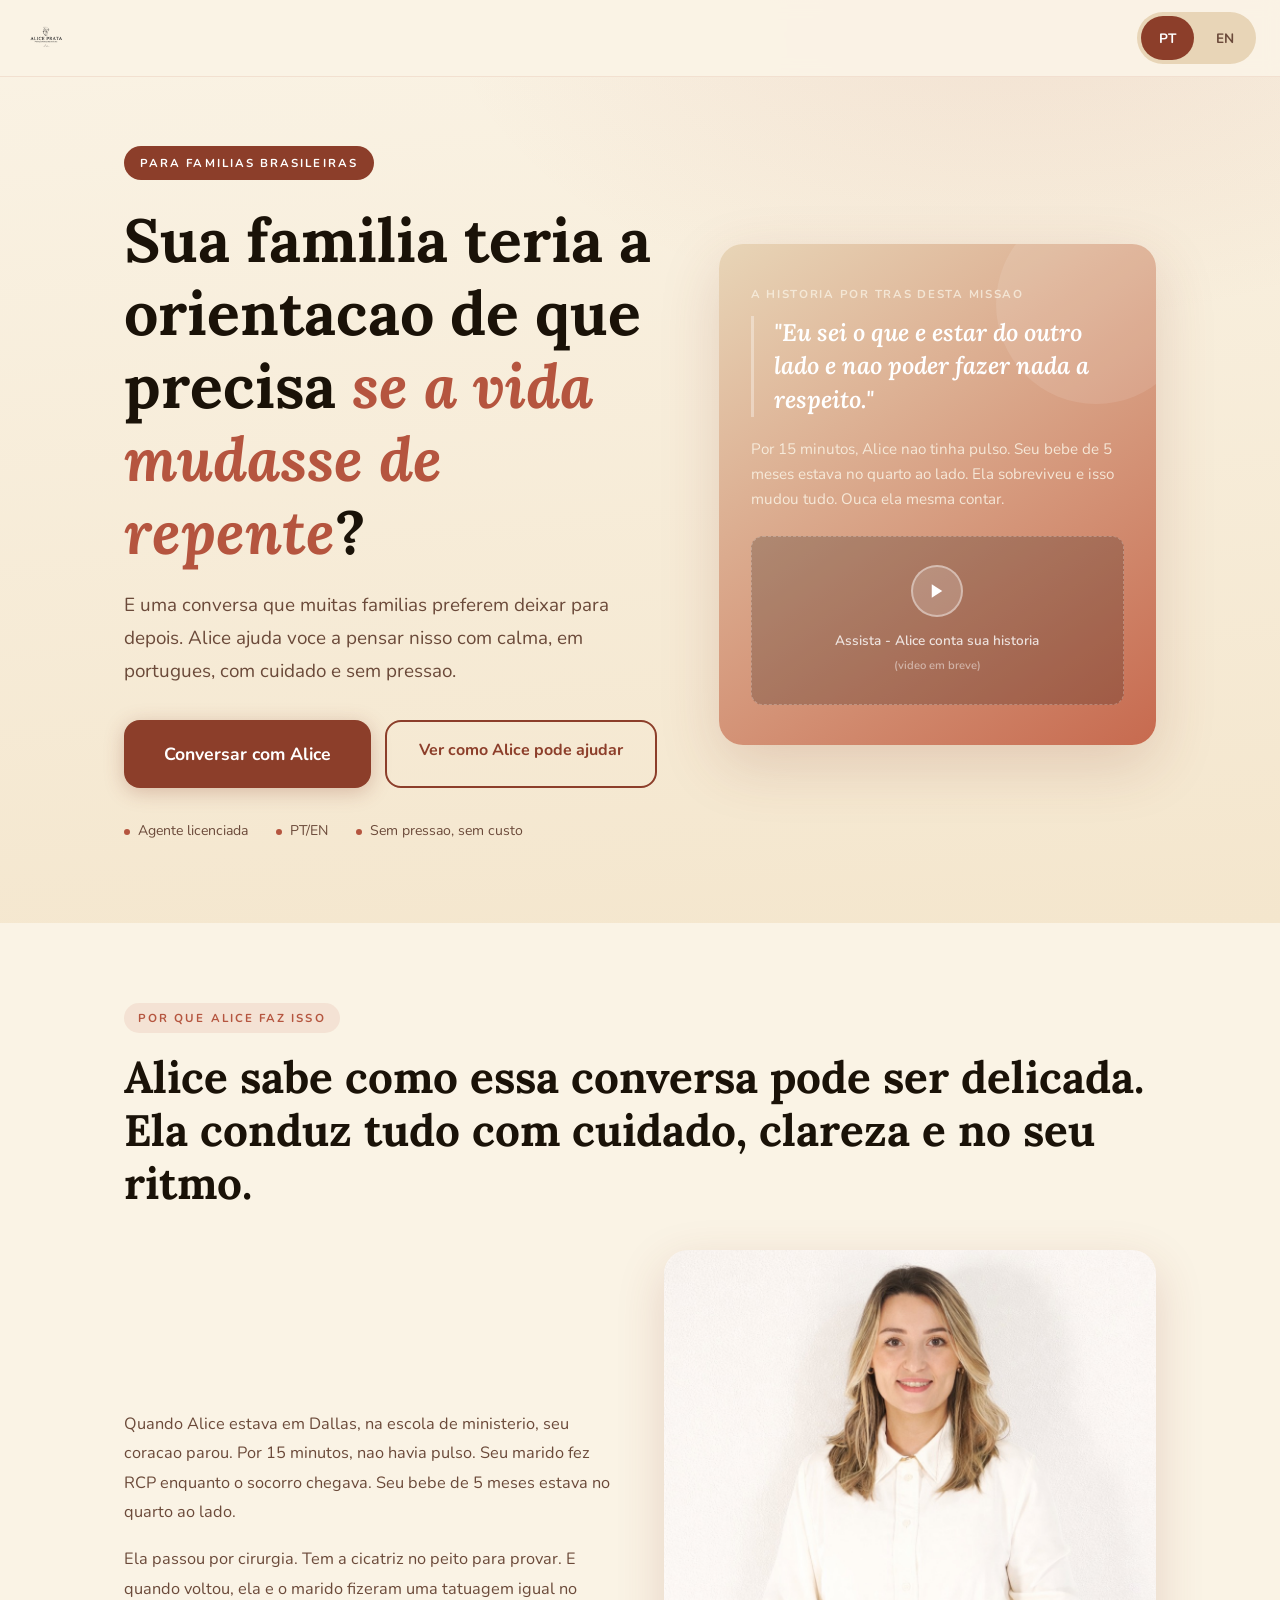
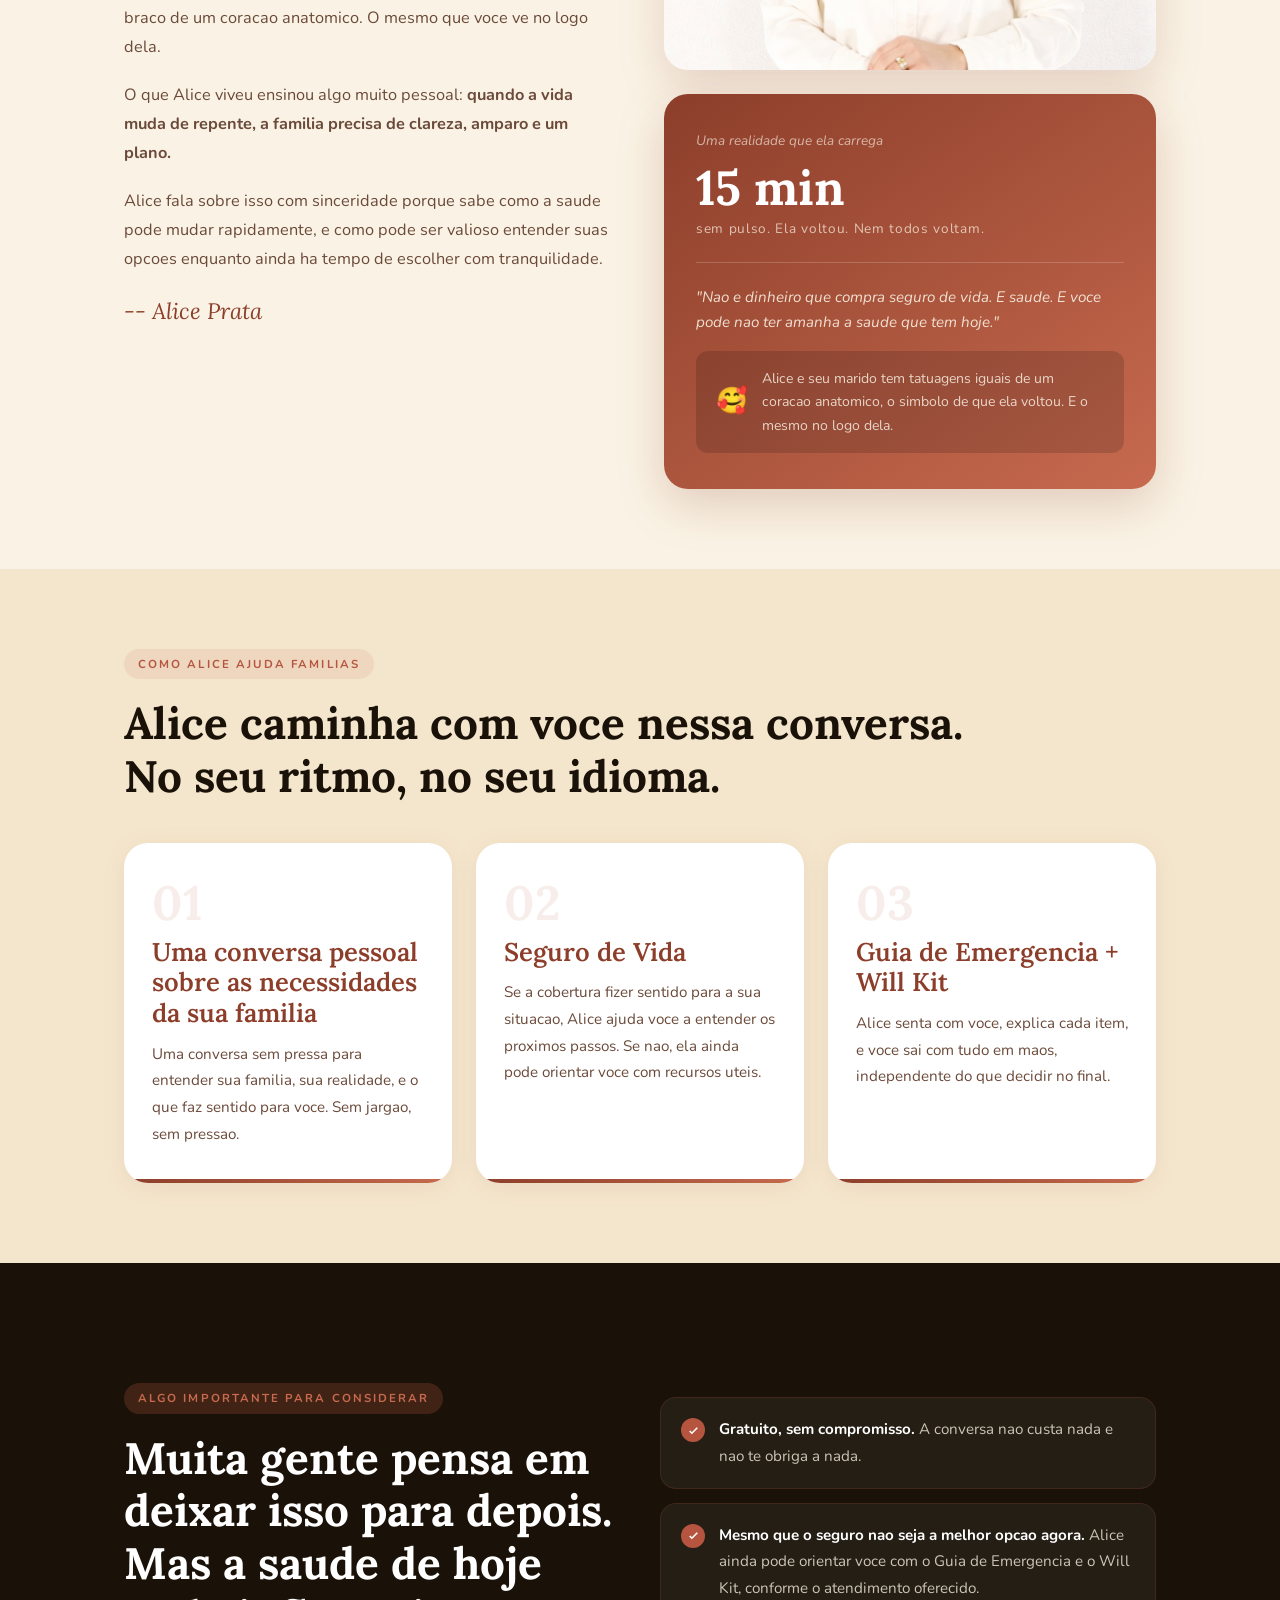
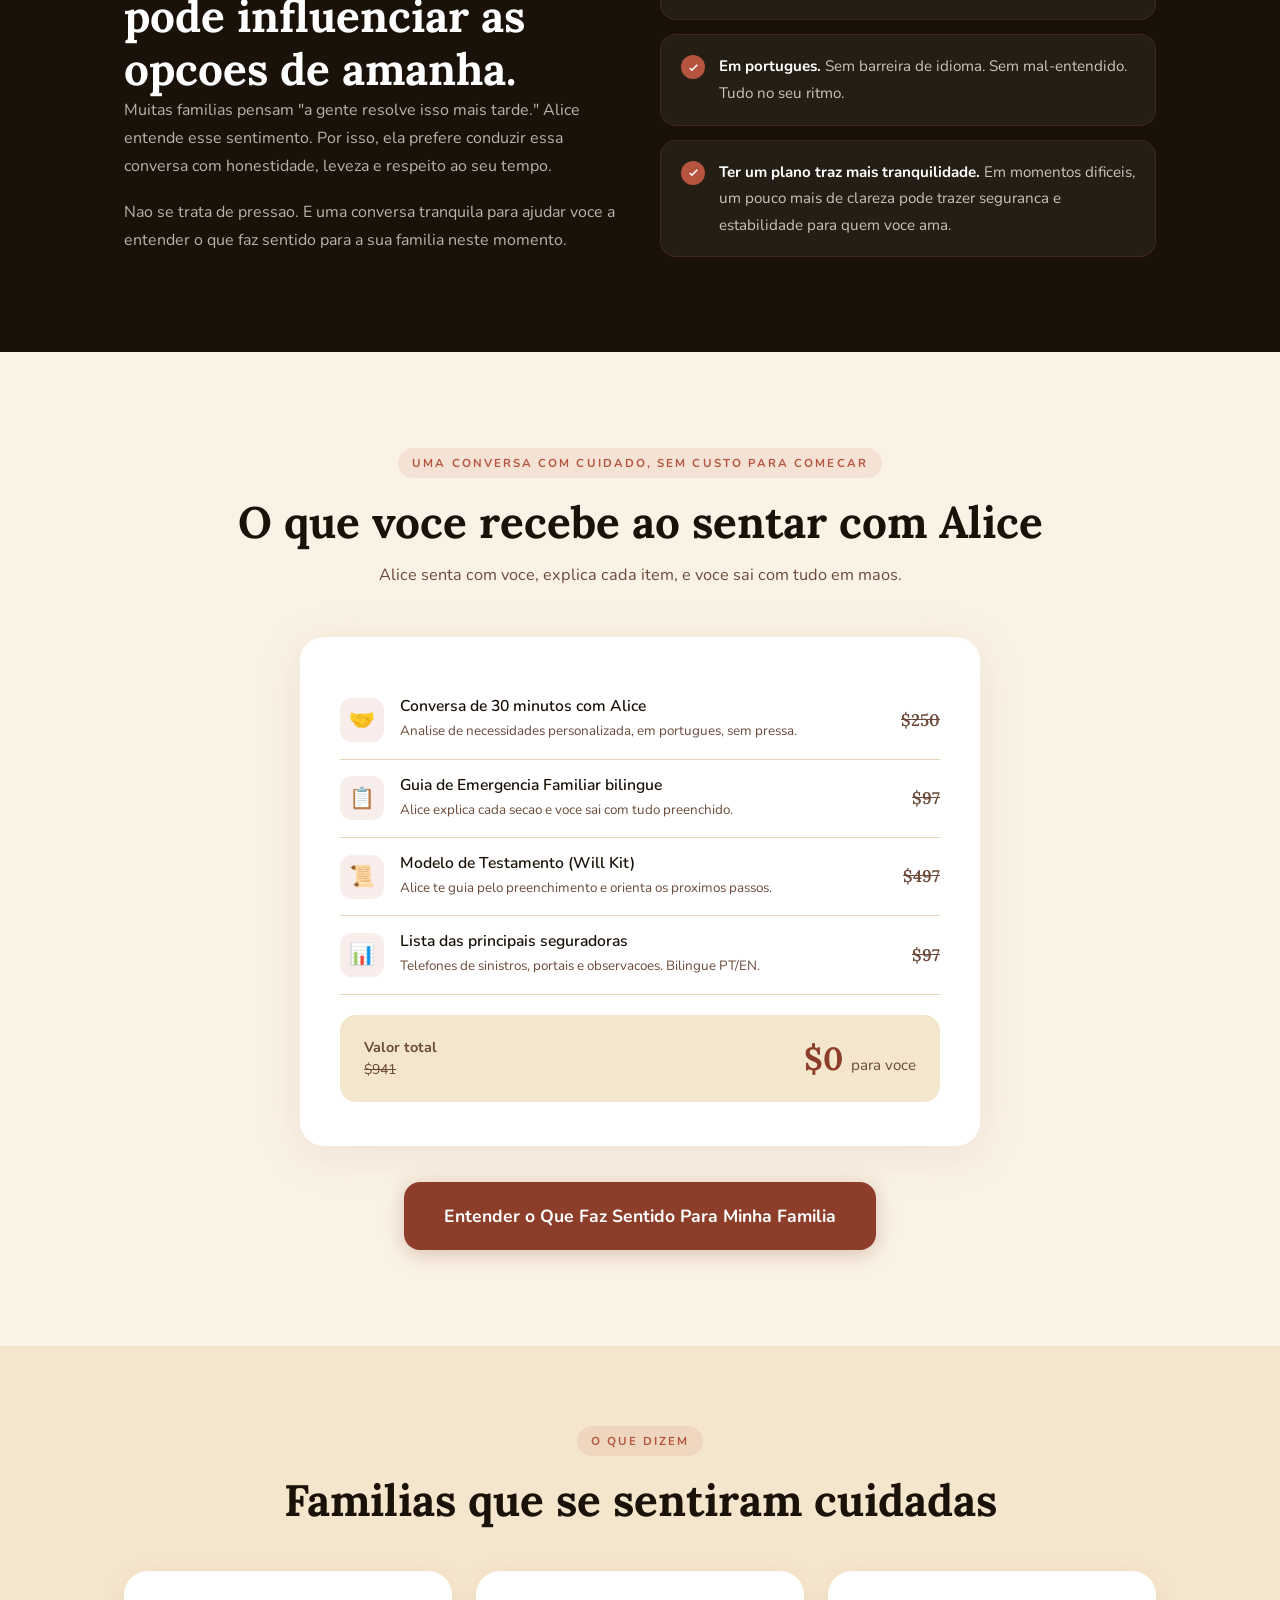
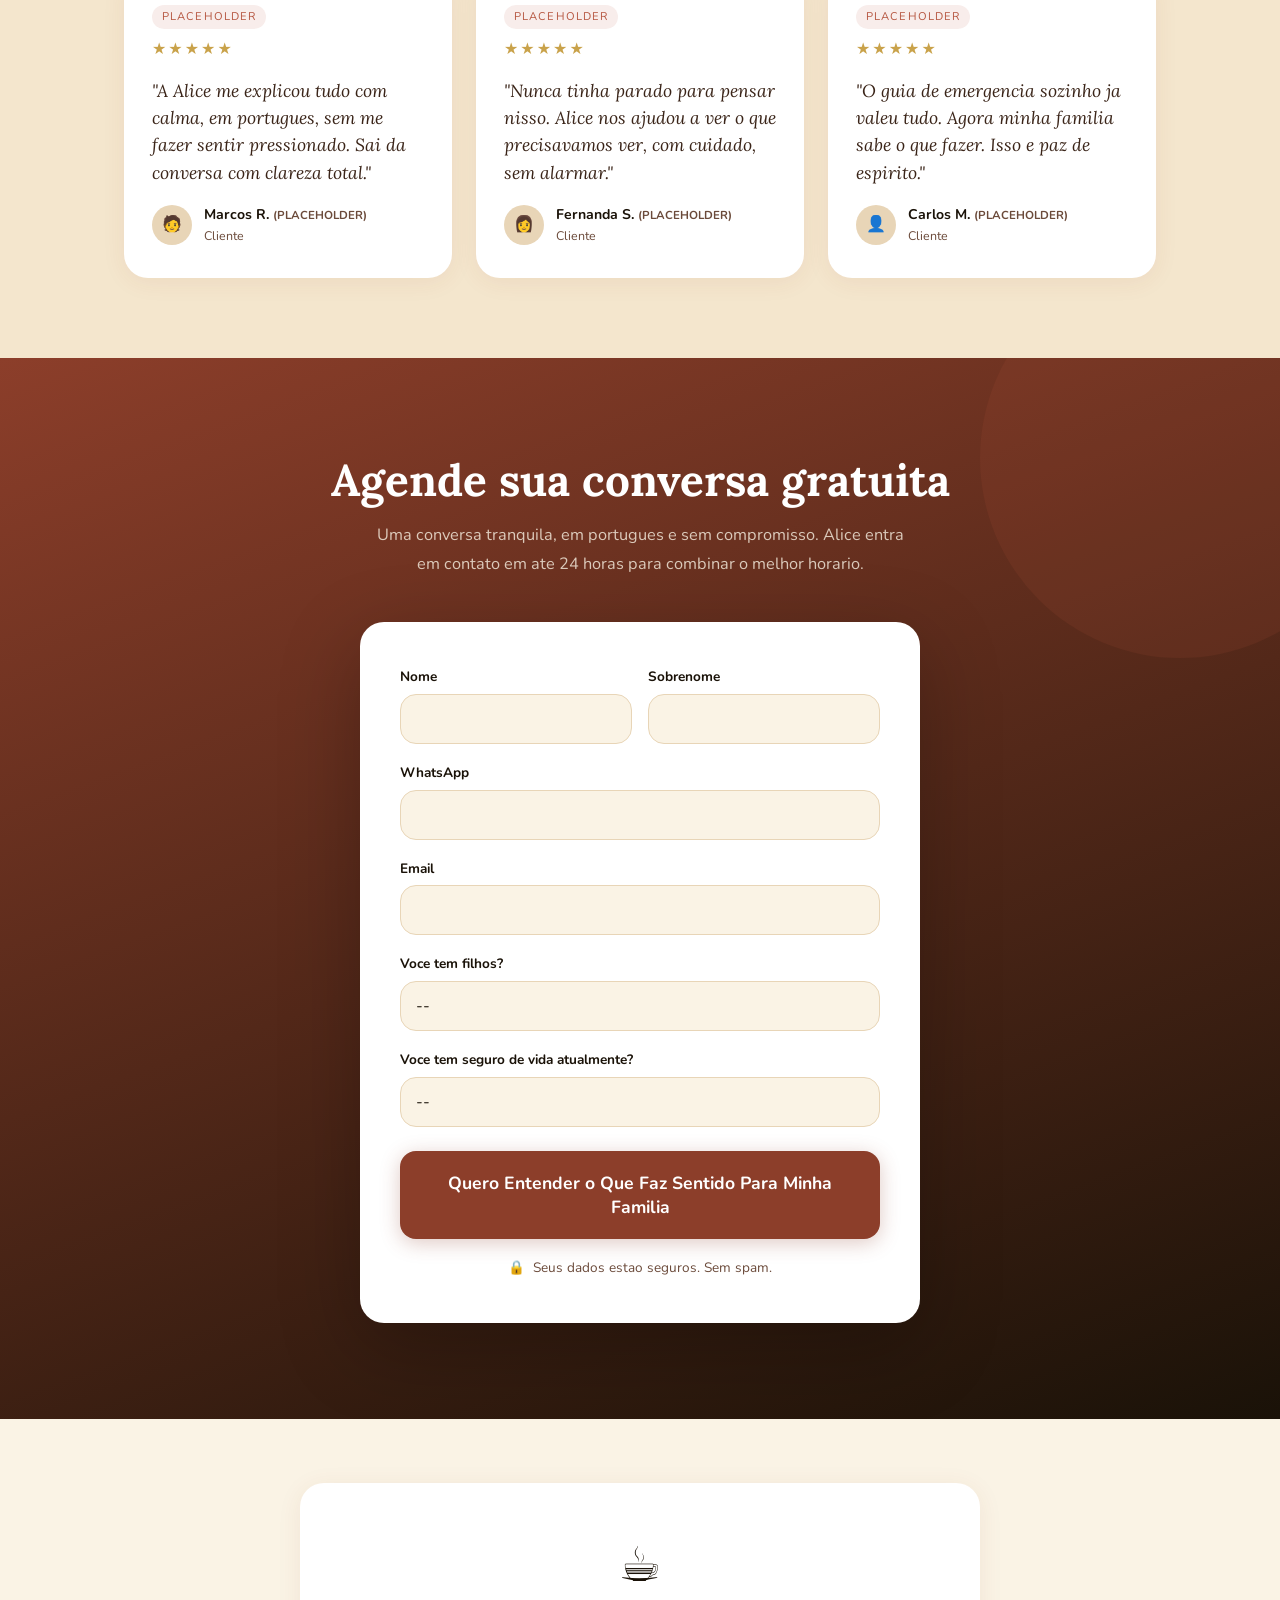
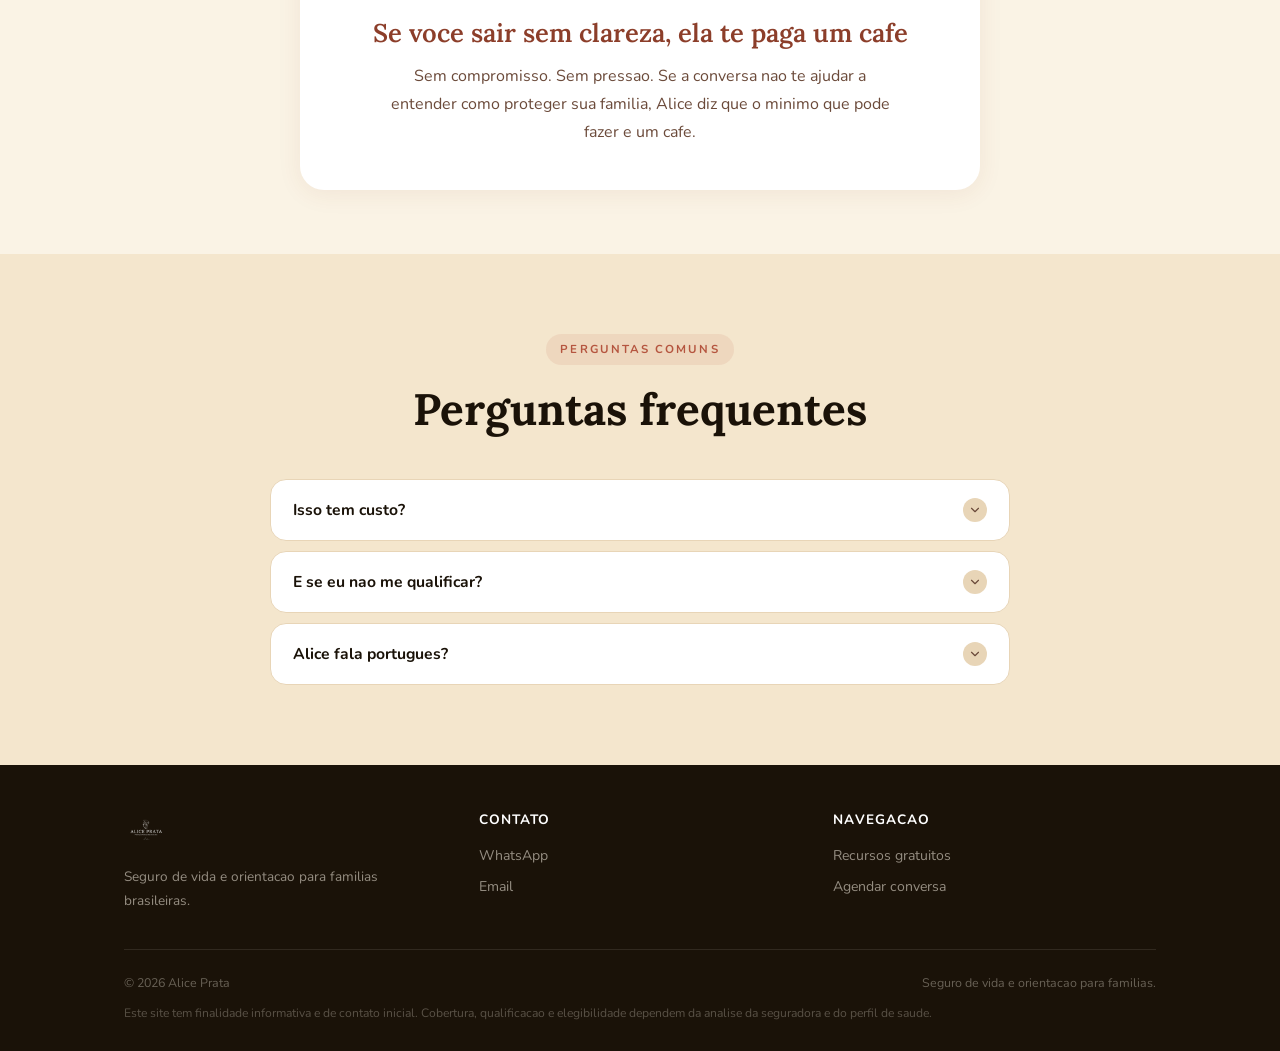
<file: landing-insurance.html>
<!DOCTYPE html>
<html lang="pt-BR">
<head>
<meta charset="UTF-8"/>
<meta name="viewport" content="width=device-width, initial-scale=1, viewport-fit=cover"/>
<meta name="format-detection" content="telephone=no"/>
<title>Alice Prata - Seguro de Vida para Sua Familia</title>
<link rel="preconnect" href="https://fonts.googleapis.com">
<link rel="preconnect" href="https://fonts.gstatic.com" crossorigin>
<link href="https://fonts.googleapis.com/css2?family=Lora:ital,wght@0,400;0,600;0,700;1,400;1,600&family=Nunito:wght@300;400;500;600;700&display=swap" rel="stylesheet">
<style>
:root{--terra-deep:#8C3E2A;--terra:#B5553F;--terra-light:#C76A4F;--sand:#E8D5B7;--sand-light:#F4E6CD;--sand-cream:#FAF3E5;--ink:#1A1208;--ink-mid:#3A2418;--ink-soft:#6B4A3A;--ochre:#C9A24A;--white:#FFFFFF;--r:16px;--r-lg:24px;}*{box-sizing:border-box;margin:0;padding:0;}html{scroll-behavior:smooth;}body{font-family:'Nunito',system-ui,sans-serif;font-size:16px;color:var(--ink);background:var(--sand-cream);line-height:1.6;-webkit-font-smoothing:antialiased;overflow-x:hidden;}h1,h2,h3,h4{font-family:'Lora',Georgia,serif;line-height:1.2;color:var(--ink);}h1{font-size:clamp(2.4rem,5.5vw,3.8rem);font-weight:700;}h2{font-size:clamp(1.8rem,4vw,2.75rem);font-weight:700;}h3{font-size:clamp(1.2rem,2.8vw,1.6rem);font-weight:600;}h4{font-size:1.1rem;font-weight:600;}p{color:var(--ink-mid);line-height:1.75;}a{color:var(--terra);text-decoration:none;}img{max-width:100%;display:block;}.container{width:100%;max-width:1080px;margin:0 auto;padding:0 24px;}.show-en{display:none!important;}body.lang-en .show-en{display:block!important;}body.lang-en .show-pt{display:none!important;}.show-en-inline{display:none!important;}body.lang-en .show-en-inline{display:inline!important;}body.lang-en .show-pt-inline{display:none!important;}.lang-bar{position:fixed;top:0;left:0;right:0;z-index:100;background:rgba(250,243,229,0.96);backdrop-filter:blur(8px);border-bottom:1px solid rgba(181,85,63,0.12);padding:12px 24px;display:flex;align-items:center;justify-content:space-between;}.lang-logo{height:44px;width:auto;}.lang-toggle{display:flex;gap:4px;background:var(--sand);border-radius:999px;padding:4px;}.lang-btn{padding:6px 18px;border-radius:999px;border:none;cursor:pointer;font-family:'Nunito',sans-serif;font-size:0.85rem;font-weight:700;transition:background 0.2s,color 0.2s;background:transparent;color:var(--ink-soft);}.lang-btn.active{background:var(--terra-deep);color:var(--white);}.hero{padding-top:82px;background:radial-gradient(ellipse 900px 500px at 80% 0%,rgba(181,85,63,0.1),transparent 65%),linear-gradient(175deg,var(--sand-cream) 0%,var(--sand-light) 100%);}.hero-inner{display:grid;grid-template-columns:1fr;gap:48px;align-items:center;padding:64px 0 80px;}@media(min-width:860px){.hero-inner{grid-template-columns:1.1fr 0.9fr;gap:60px;}}.eyebrow{display:inline-block;background:var(--terra-deep);color:var(--white);font-size:0.72rem;font-weight:700;letter-spacing:0.18em;text-transform:uppercase;padding:8px 16px;border-radius:999px;margin-bottom:24px;}.hero h1{margin-bottom:20px;}.hero h1 em{font-style:italic;color:var(--terra);}.hero-sub{font-size:clamp(1.05rem,2.2vw,1.18rem);color:var(--ink-soft);max-width:520px;margin-bottom:32px;}.btn{display:inline-block;padding:16px 32px;border-radius:var(--r);font-family:'Nunito',sans-serif;font-weight:700;font-size:1rem;cursor:pointer;border:none;transition:all 0.2s;text-align:center;text-decoration:none;}.btn-primary{background:var(--terra-deep);color:var(--white);box-shadow:0 4px 20px rgba(140,62,42,0.28);}.btn-primary:hover{background:var(--terra);transform:translateY(-2px);}.btn-secondary{background:transparent;color:var(--terra-deep);border:2px solid var(--terra-deep);}.btn-secondary:hover{background:var(--terra-deep);color:var(--white);}.btn-large{font-size:1.1rem;padding:20px 40px;}.cta-group{display:flex;flex-wrap:wrap;gap:14px;margin-bottom:32px;}.trust-row{display:flex;flex-wrap:wrap;gap:16px 28px;font-size:0.88rem;color:var(--ink-soft);align-items:center;}.trust-item{display:flex;align-items:center;gap:8px;}.trust-dot{width:6px;height:6px;border-radius:50%;background:var(--terra);flex-shrink:0;}.hero-visual{background:linear-gradient(145deg,var(--sand) 0%,var(--terra-light) 100%);border-radius:var(--r-lg);padding:40px 32px;box-shadow:0 20px 60px rgba(140,62,42,0.18);position:relative;overflow:hidden;}.hero-visual::before{content:'';position:absolute;top:-40px;right:-40px;width:200px;height:200px;border-radius:50%;background:rgba(255,255,255,0.1);}.story-tease{position:relative;z-index:1;}.story-label{font-size:0.72rem;font-weight:700;letter-spacing:0.15em;text-transform:uppercase;color:rgba(250,243,229,0.75);margin-bottom:12px;}.story-tease blockquote{font-family:'Lora',serif;font-size:clamp(1.15rem,2.8vw,1.5rem);font-style:italic;font-weight:600;color:var(--white);line-height:1.4;border-left:3px solid rgba(255,255,255,0.35);padding-left:20px;margin-bottom:20px;}.tease-sub{font-size:0.95rem;color:rgba(250,243,229,0.85);line-height:1.65;margin-bottom:24px;}.video-placeholder{background:rgba(0,0,0,0.2);border-radius:12px;padding:28px 20px;display:flex;flex-direction:column;align-items:center;gap:12px;cursor:pointer;border:1px dashed rgba(255,255,255,0.25);}.play-btn{width:52px;height:52px;border-radius:50%;background:rgba(255,255,255,0.18);display:flex;align-items:center;justify-content:center;border:2px solid rgba(255,255,255,0.4);}.video-label{font-size:0.85rem;color:rgba(255,255,255,0.8);font-weight:600;text-align:center;}.heart-section{padding:80px 0;background:var(--sand-cream);}.section-tag{display:inline-block;font-size:0.72rem;font-weight:700;letter-spacing:0.18em;text-transform:uppercase;color:var(--terra);background:rgba(181,85,63,0.1);padding:6px 14px;border-radius:999px;margin-bottom:18px;}.section-tag-dark{display:inline-block;font-size:0.72rem;font-weight:700;letter-spacing:0.18em;text-transform:uppercase;color:var(--terra-light);background:rgba(181,85,63,0.25);padding:6px 14px;border-radius:999px;margin-bottom:18px;}.heart-grid{display:grid;grid-template-columns:1fr;gap:48px;align-items:center;margin-top:40px;}@media(min-width:860px){.heart-grid{grid-template-columns:1fr 1fr;}}.heart-text p{color:var(--ink-soft);font-size:1.02rem;margin-bottom:18px;line-height:1.8;}.signature{font-family:'Lora',serif;font-size:1.4rem;font-style:italic;color:var(--terra-deep);margin-top:12px;display:block;}.heart-callout{background:linear-gradient(145deg,var(--terra-deep),var(--terra-light));border-radius:var(--r-lg);padding:36px 32px;box-shadow:0 16px 48px rgba(140,62,42,0.22);}.stat{font-family:'Lora',serif;font-size:3rem;font-weight:700;color:var(--white);line-height:1;margin:12px 0 6px;}.stat-label{font-size:0.85rem;color:rgba(250,243,229,0.72);letter-spacing:0.05em;margin-bottom:22px;}.hc-divider{border:none;border-top:1px solid rgba(255,255,255,0.18);margin:22px 0;}.heart-callout p{color:rgba(250,243,229,0.88);font-size:0.95rem;font-style:italic;line-height:1.65;margin-bottom:16px;}.tattoo-note{display:flex;align-items:center;gap:14px;background:rgba(0,0,0,0.15);border-radius:12px;padding:16px 20px;}.tattoo-note .hi{font-size:1.6rem;flex-shrink:0;}.tattoo-note p{color:rgba(250,243,229,0.82);font-size:0.88rem;margin:0;font-style:normal;}.about-photo{width:100%;border-radius:var(--r-lg);object-fit:cover;max-height:420px;box-shadow:0 16px 48px rgba(140,62,42,0.18);}.offers{padding:80px 0;background:var(--sand-light);}.pillars{display:grid;grid-template-columns:repeat(auto-fit,minmax(280px,1fr));gap:24px;margin-top:40px;}.pillar{background:var(--white);border-radius:var(--r-lg);padding:36px 28px;box-shadow:0 4px 24px rgba(140,62,42,0.08);position:relative;overflow:hidden;}.pillar::after{content:'';position:absolute;bottom:0;left:0;right:0;height:4px;background:linear-gradient(90deg,var(--terra-deep),var(--terra-light));}.pillar-num{font-family:'Lora',serif;font-size:3rem;font-weight:700;color:rgba(181,85,63,0.1);line-height:1;margin-bottom:10px;}.pillar h3{color:var(--terra-deep);margin-bottom:12px;}.pillar p{font-size:0.95rem;color:var(--ink-soft);}.timing{padding:80px 0;background:var(--ink);}.timing h2{color:var(--white);}.timing h2 em{font-style:italic;color:var(--terra-light);}.timing-grid{display:grid;grid-template-columns:1fr;gap:40px;margin-top:40px;}@media(min-width:860px){.timing-grid{grid-template-columns:1fr 1fr;align-items:center;}}.timing-intro p{color:rgba(250,243,229,0.72);font-size:1rem;margin-bottom:18px;}.timing-list{list-style:none;display:flex;flex-direction:column;gap:14px;}.timing-list li{display:flex;align-items:flex-start;gap:14px;background:rgba(255,255,255,0.05);border-radius:var(--r);padding:18px 20px;border:1px solid rgba(181,85,63,0.18);}.check{width:24px;height:24px;border-radius:50%;background:var(--terra);display:flex;align-items:center;justify-content:center;flex-shrink:0;margin-top:2px;}.check svg{width:13px;height:13px;}.timing-list li p{color:rgba(250,243,229,0.78);font-size:0.95rem;margin:0;}.offer{padding:96px 0;background:var(--sand-cream);}.offer-head{text-align:center;margin-bottom:48px;}.offer-head h2{margin-bottom:12px;}.offer-head p{color:var(--ink-soft);font-size:1.02rem;max-width:560px;margin:0 auto;}.offer-stack{background:var(--white);border-radius:var(--r-lg);padding:44px 40px;max-width:680px;margin:0 auto 36px;box-shadow:0 8px 48px rgba(140,62,42,0.1);}@media(max-width:600px){.offer-stack{padding:28px 20px;}}.offer-item{display:flex;align-items:center;justify-content:space-between;padding:16px 0;border-bottom:1px solid var(--sand);gap:16px;}.offer-item:last-of-type{border-bottom:none;}.offer-item-left{display:flex;align-items:center;gap:16px;}.offer-icon{width:44px;height:44px;border-radius:12px;background:rgba(181,85,63,0.1);display:flex;align-items:center;justify-content:center;flex-shrink:0;font-size:1.3rem;}.offer-item h4{color:var(--ink);font-size:0.98rem;margin-bottom:3px;font-family:'Nunito',sans-serif;}.offer-item p{font-size:0.84rem;color:var(--ink-soft);margin:0;}.offer-value{font-family:'Lora',serif;font-size:1.05rem;font-weight:600;color:var(--ink-soft);text-decoration:line-through;white-space:nowrap;flex-shrink:0;}.offer-total-row{display:flex;justify-content:space-between;align-items:center;background:var(--sand-light);border-radius:var(--r);padding:18px 24px;margin-top:20px;}.offer-total-row .total-label{font-weight:700;color:var(--ink-soft);font-size:0.9rem;}.offer-total-row .was{font-size:0.88rem;color:var(--ink-soft);text-decoration:line-through;}.offer-total-row .now{font-family:'Lora',serif;font-size:2rem;font-weight:700;color:var(--terra-deep);}.offer-total-row .now span{font-size:0.95rem;font-family:'Nunito',sans-serif;font-weight:400;color:var(--ink-soft);}.testimonials{padding:80px 0;background:var(--sand-light);}.test-grid{display:grid;grid-template-columns:repeat(auto-fit,minmax(280px,1fr));gap:24px;margin-top:44px;}.test-card{background:var(--white);border-radius:var(--r-lg);padding:32px 28px;box-shadow:0 4px 24px rgba(140,62,42,0.07);}.test-stars{color:var(--ochre);font-size:1rem;letter-spacing:2px;margin-bottom:14px;}.test-card blockquote{font-family:'Lora',serif;font-size:1.1rem;font-style:italic;color:var(--ink-mid);line-height:1.55;margin-bottom:18px;}.test-person{display:flex;align-items:center;gap:12px;}.test-avatar{width:40px;height:40px;border-radius:50%;background:var(--sand);display:flex;align-items:center;justify-content:center;font-size:1rem;flex-shrink:0;}.test-name{font-weight:700;font-size:0.88rem;color:var(--ink);}.test-location{font-size:0.78rem;color:var(--ink-soft);}.placeholder-note{display:inline-block;font-size:0.7rem;letter-spacing:0.1em;text-transform:uppercase;color:var(--terra);background:rgba(181,85,63,0.1);padding:3px 10px;border-radius:999px;margin-bottom:8px;}.form-section{padding:96px 0;background:linear-gradient(160deg,var(--terra-deep) 0%,var(--ink) 100%);position:relative;overflow:hidden;}.form-section::before{content:'';position:absolute;top:-100px;right:-100px;width:400px;height:400px;border-radius:50%;background:rgba(181,85,63,0.12);}.form-inner{position:relative;z-index:1;}.form-head{text-align:center;margin-bottom:44px;}.form-head h2{color:var(--white);}.form-head p{color:rgba(250,243,229,0.78);font-size:1.02rem;max-width:540px;margin:14px auto 0;}.form-card{background:var(--white);border-radius:var(--r-lg);padding:44px 40px;max-width:560px;margin:0 auto;box-shadow:0 24px 80px rgba(0,0,0,0.25);}@media(max-width:600px){.form-card{padding:28px 20px;}}.form-group{margin-bottom:18px;}.form-label{display:block;font-size:0.85rem;font-weight:700;color:var(--ink);margin-bottom:6px;}.form-input{width:100%;padding:13px 15px;border:1.5px solid var(--sand);border-radius:var(--r);font-family:'Nunito',sans-serif;font-size:1rem;color:var(--ink);background:var(--sand-cream);transition:border-color 0.2s;outline:none;}.form-input:focus,.form-select:focus{border-color:var(--terra);}.form-select{width:100%;padding:13px 15px;border:1.5px solid var(--sand);border-radius:var(--r);font-family:'Nunito',sans-serif;font-size:1rem;color:var(--ink);background:var(--sand-cream);outline:none;appearance:none;}.form-row{display:grid;grid-template-columns:1fr 1fr;gap:16px;}@media(max-width:500px){.form-row{grid-template-columns:1fr;}}.form-submit{width:100%;margin-top:6px;}.form-privacy{text-align:center;margin-top:18px;font-size:0.85rem;color:var(--ink-soft);display:flex;align-items:center;justify-content:center;gap:8px;}.guarantee{padding:64px 0;background:var(--sand-cream);}.guarantee-card{max-width:680px;margin:0 auto;background:var(--white);border-radius:var(--r-lg);padding:44px 40px;box-shadow:0 4px 24px rgba(140,62,42,0.08);text-align:center;}.guarantee-card .coffee{font-size:3rem;margin-bottom:14px;}.guarantee-card h3{color:var(--terra-deep);margin-bottom:14px;}.guarantee-card p{color:var(--ink-soft);max-width:500px;margin:0 auto;}.faq{padding:80px 0;background:var(--sand-light);}.faq-list{max-width:740px;margin:44px auto 0;display:flex;flex-direction:column;gap:10px;}.faq-item{background:var(--white);border-radius:var(--r);border:1px solid var(--sand);overflow:hidden;}.faq-q{width:100%;padding:18px 22px;display:flex;justify-content:space-between;align-items:center;background:transparent;border:none;cursor:pointer;font-family:'Nunito',sans-serif;font-weight:700;font-size:0.98rem;color:var(--ink);text-align:left;gap:16px;}.faq-q .arrow{width:24px;height:24px;flex-shrink:0;border-radius:50%;background:var(--sand);display:flex;align-items:center;justify-content:center;transition:transform 0.2s;}.faq-a{max-height:0;overflow:hidden;transition:max-height 0.35s ease;}.faq-a-inner{padding:0 22px 18px;color:var(--ink-soft);font-size:0.94rem;line-height:1.72;}.faq-item.open .faq-a{max-height:400px;}.faq-item.open .arrow{transform:rotate(180deg);background:var(--terra-deep);}.faq-item.open .arrow svg path{stroke:#fff;}footer{background:var(--ink);padding:44px 0 28px;}.footer-grid{display:grid;grid-template-columns:repeat(auto-fit,minmax(180px,1fr));gap:32px;margin-bottom:36px;}footer h5{color:var(--white);font-family:'Nunito',sans-serif;font-weight:700;font-size:0.85rem;letter-spacing:0.08em;text-transform:uppercase;margin-bottom:14px;}footer a{display:block;color:rgba(250,243,229,0.55);font-size:0.88rem;margin-bottom:8px;}footer a:hover{color:var(--sand);}.footer-bottom{border-top:1px solid rgba(250,243,229,0.1);padding-top:22px;display:flex;flex-wrap:wrap;gap:12px;justify-content:space-between;}.footer-bottom p{color:rgba(250,243,229,0.35);font-size:0.78rem;}.footer-disclaimer{color:rgba(250,243,229,0.28);font-size:0.76rem;margin-top:10px;line-height:1.55;}.sticky-cta{position:fixed;bottom:0;left:0;right:0;z-index:50;background:var(--white);border-top:1px solid var(--sand);padding:12px 20px;display:none;}@media(max-width:768px){.sticky-cta{display:block;}}.sticky-cta .btn{width:100%;display:block;text-align:center;}
</style>
<style>
/* ── iOS / viewport-fit=cover hardening ────────────────────────── */
/* lang-bar (fixed top) — grow into notch; honor landscape insets */
.lang-bar {
  padding-top:   max(12px, env(safe-area-inset-top));
  padding-left:  max(24px, env(safe-area-inset-left));
  padding-right: max(24px, env(safe-area-inset-right));
}
/* Hero must clear the taller notch-aware lang-bar */
.hero { padding-top: calc(82px + env(safe-area-inset-top)); }
/* sticky-cta (fixed bottom, mobile) — clear home indicator */
.sticky-cta {
  padding-bottom: max(12px, env(safe-area-inset-bottom));
  padding-left:   max(20px, env(safe-area-inset-left));
  padding-right:  max(20px, env(safe-area-inset-right));
}
/* Safari native control reset */
.form-input, .form-select { -webkit-appearance: none; appearance: none; }
button { -webkit-appearance: none; appearance: none; }
* { -webkit-tap-highlight-color: transparent; }
/* Touch targets — 44 × 44 px minimum */
.lang-btn { min-height: 44px; display: inline-flex; align-items: center; }
.btn      { min-height: 44px; }
.faq-q    { min-height: 44px; }
/* Form inputs: no iOS auto-zoom — font-size already 1rem (16px) ✓ */
/* Footer / body safe area */
footer { padding-bottom: max(28px, env(safe-area-inset-bottom)); }
</style>
</head>
<body>
<nav class="lang-bar"><img src="alice-prata-logo.png" alt="Alice Prata" class="lang-logo"/><div class="lang-toggle"><button class="lang-btn active" id="btnPT" type="button" onclick="setLang('pt')">PT</button><button class="lang-btn" id="btnEN" type="button" onclick="setLang('en')">EN</button></div></nav>
<section class="hero"><div class="container"><div class="hero-inner"><div><span class="eyebrow show-pt">Para familias brasileiras</span><span class="eyebrow show-en">For Brazilian families</span><h1 class="show-pt">Sua familia teria a orientacao de que precisa <em>se a vida mudasse de repente</em>?</h1><h1 class="show-en">Would your family have the guidance they need <em>if life changed unexpectedly</em>?</h1><p class="hero-sub show-pt">E uma conversa que muitas familias preferem deixar para depois. Alice ajuda voce a pensar nisso com calma, em portugues, com cuidado e sem pressao.</p><p class="hero-sub show-en">It's a conversation many families prefer to leave for later. Alice helps you think through it calmly, in Portuguese, with care and without pressure.</p><div class="cta-group"><a href="#form" class="btn btn-primary btn-large show-pt">Conversar com Alice</a><a href="#form" class="btn btn-primary btn-large show-en">Speak with Alice</a><a href="#offer" class="btn btn-secondary show-pt">Ver como Alice pode ajudar</a><a href="#offer" class="btn btn-secondary show-en">See how Alice can help</a></div><div class="trust-row"><div class="trust-item"><span class="trust-dot"></span><span class="show-pt">Agente licenciada</span><span class="show-en">Licensed agent</span></div><div class="trust-item"><span class="trust-dot"></span><span>PT/EN</span></div><div class="trust-item"><span class="trust-dot"></span><span class="show-pt">Sem pressao, sem custo</span><span class="show-en">No pressure, no cost</span></div></div></div><div class="hero-visual"><div class="story-tease"><p class="story-label show-pt">A historia por tras desta missao</p><p class="story-label show-en">The story behind this mission</p><blockquote class="show-pt">"Eu sei o que e estar do outro lado e nao poder fazer nada a respeito."</blockquote><blockquote class="show-en">"I know what it's like to be on the other side and not be able to do anything about it."</blockquote><p class="tease-sub show-pt">Por 15 minutos, Alice nao tinha pulso. Seu bebe de 5 meses estava no quarto ao lado. Ela sobreviveu e isso mudou tudo. Ouca ela mesma contar.</p><p class="tease-sub show-en">For 15 minutes, Alice had no pulse. Her 5-month-old baby was in the next room. She survived and it changed everything. Hear her tell it herself.</p><div class="video-placeholder"><div class="play-btn"><svg width="18" height="18" viewBox="0 0 24 24" fill="white"><polygon points="5,3 19,12 5,21"/></svg></div><p class="video-label show-pt">Assista - Alice conta sua historia<br><small style="opacity:0.6">(video em breve)</small></p><p class="video-label show-en">Watch - Alice tells her story<br><small style="opacity:0.6">(video coming soon)</small></p></div></div></div></div></div></section>
<section class="heart-section"><div class="container"><div class="section-tag show-pt">Por que Alice faz isso</div><div class="section-tag show-en">Why Alice does this</div><h2 class="show-pt">Alice sabe como essa conversa pode ser delicada.<br>Ela conduz tudo com cuidado, clareza e no seu ritmo.</h2><h2 class="show-en">Alice knows how delicate this conversation can be.<br>She leads it with care, clarity, and at your pace.</h2><div class="heart-grid"><div class="heart-text"><p class="show-pt">Quando Alice estava em Dallas, na escola de ministerio, seu coracao parou. Por 15 minutos, nao havia pulso. Seu marido fez RCP enquanto o socorro chegava. Seu bebe de 5 meses estava no quarto ao lado.</p><p class="show-pt">Ela passou por cirurgia. Tem a cicatriz no peito para provar. E quando voltou, ela e o marido fizeram uma tatuagem igual no braco de um coracao anatomico. O mesmo que voce ve no logo dela.</p><p class="show-pt">O que Alice viveu ensinou algo muito pessoal: <strong>quando a vida muda de repente, a familia precisa de clareza, amparo e um plano.</strong></p><p class="show-pt">Alice fala sobre isso com sinceridade porque sabe como a saude pode mudar rapidamente, e como pode ser valioso entender suas opcoes enquanto ainda ha tempo de escolher com tranquilidade.</p><p class="show-en">When Alice was in Dallas at ministry school, her heart stopped. For 15 minutes, there was no pulse. Her husband performed CPR while help was on the way. Her 5-month-old baby was in the next room.</p><p class="show-en">She had surgery. She has the scar on her chest to prove it. And when she came back, she and her husband got matching tattoos of an anatomical heart. The same one you see in her logo.</p><p class="show-en">What Alice lived through taught her something deeply personal: <strong>when life changes suddenly, a family needs clarity, support, and a plan.</strong></p><p class="show-en">Alice speaks about this openly because she knows how quickly health can change, and how valuable it is to understand your options while you still have time to choose with peace of mind.</p><span class="signature">-- Alice Prata</span></div><div><img src="IMG_6138.jpeg" alt="Alice Prata" class="about-photo"/><div class="heart-callout" style="margin-top:24px;"><p class="show-pt" style="color:rgba(250,243,229,0.65);font-size:0.85rem;margin-bottom:0;">Uma realidade que ela carrega</p><p class="show-en" style="color:rgba(250,243,229,0.65);font-size:0.85rem;margin-bottom:0;">A reality she carries</p><div class="stat">15 min</div><div class="stat-label show-pt">sem pulso. Ela voltou. Nem todos voltam.</div><div class="stat-label show-en">without a pulse. She came back. Not everyone does.</div><hr class="hc-divider"/><p class="show-pt">"Nao e dinheiro que compra seguro de vida. E saude. E voce pode nao ter amanha a saude que tem hoje."</p><p class="show-en">"It's not money that buys life insurance. It's health. And you may not have tomorrow the health you have today."</p><div class="tattoo-note"><span class="hi">&#129392;</span><p class="show-pt">Alice e seu marido tem tatuagens iguais de um coracao anatomico, o simbolo de que ela voltou. E o mesmo no logo dela.</p><p class="show-en">Alice and her husband have matching anatomical heart tattoos, the symbol that she came back. The same one in her logo.</p></div></div></div></div></div></section>
<section class="offers"><div class="container"><div class="section-tag show-pt">Como Alice ajuda familias</div><div class="section-tag show-en">How Alice helps families</div><h2 class="show-pt">Alice caminha com voce nessa conversa.<br>No seu ritmo, no seu idioma.</h2><h2 class="show-en">Alice walks with you through this conversation.<br>At your pace, in your language.</h2><div class="pillars"><div class="pillar"><div class="pillar-num">01</div><h3 class="show-pt">Uma conversa pessoal sobre as necessidades da sua familia</h3><h3 class="show-en">A personal conversation about your family's needs</h3><p class="show-pt">Uma conversa sem pressa para entender sua familia, sua realidade, e o que faz sentido para voce. Sem jargao, sem pressao.</p><p class="show-en">An unhurried conversation to understand your family, your reality, and what makes sense for you. No jargon, no pressure.</p></div><div class="pillar"><div class="pillar-num">02</div><h3 class="show-pt">Seguro de Vida</h3><h3 class="show-en">Life Insurance</h3><p class="show-pt">Se a cobertura fizer sentido para a sua situacao, Alice ajuda voce a entender os proximos passos. Se nao, ela ainda pode orientar voce com recursos uteis.</p><p class="show-en">If coverage makes sense for your situation, Alice can help you understand the next steps. If not, she can still guide you with helpful resources.</p></div><div class="pillar"><div class="pillar-num">03</div><h3 class="show-pt">Guia de Emergencia + Will Kit</h3><h3 class="show-en">Emergency Guide + Will Kit</h3><p class="show-pt">Alice senta com voce, explica cada item, e voce sai com tudo em maos, independente do que decidir no final.</p><p class="show-en">Alice sits with you, explains each item, and you leave with everything in hand, regardless of what you decide in the end.</p></div></div></div></section>
<section class="timing"><div class="container"><div class="timing-grid"><div class="timing-intro"><div class="section-tag-dark show-pt">Algo importante para considerar</div><div class="section-tag-dark show-en">Something important to consider</div><h2 class="show-pt">Muita gente pensa em deixar isso para depois.<br>Mas a saude de hoje pode influenciar as opcoes de amanha.</h2><h2 class="show-en">Many people think they can leave this for later.<br>But today's health can influence tomorrow's options.</h2><p class="show-pt">Muitas familias pensam "a gente resolve isso mais tarde." Alice entende esse sentimento. Por isso, ela prefere conduzir essa conversa com honestidade, leveza e respeito ao seu tempo.</p><p class="show-en">Many families think "we'll sort that out later." Alice understands that feeling. That's why she prefers to guide this conversation with honesty, gentleness, and respect for your timing.</p><p class="show-pt">Nao se trata de pressao. E uma conversa tranquila para ajudar voce a entender o que faz sentido para a sua familia neste momento.</p><p class="show-en">This is not about pressure. It's a calm conversation to help you understand what makes sense for your family right now.</p></div><div><ul class="timing-list"><li><div class="check"><svg viewBox="0 0 24 24" fill="none" stroke="white" stroke-width="3"><path d="M5 13l4 4L19 7"/></svg></div><p class="show-pt"><strong style="color:var(--white);">Gratuito, sem compromisso.</strong> A conversa nao custa nada e nao te obriga a nada.</p><p class="show-en"><strong style="color:var(--white);">Free, no commitment.</strong> The conversation costs nothing and obliges you to nothing.</p></li><li><div class="check"><svg viewBox="0 0 24 24" fill="none" stroke="white" stroke-width="3"><path d="M5 13l4 4L19 7"/></svg></div><p class="show-pt"><strong style="color:var(--white);">Mesmo que o seguro nao seja a melhor opcao agora.</strong> Alice ainda pode orientar voce com o Guia de Emergencia e o Will Kit, conforme o atendimento oferecido.</p><p class="show-en"><strong style="color:var(--white);">Even if insurance is not the right fit right now.</strong> Alice can still guide you with the Emergency Guide and Will Kit, depending on the service provided.</p></li><li><div class="check"><svg viewBox="0 0 24 24" fill="none" stroke="white" stroke-width="3"><path d="M5 13l4 4L19 7"/></svg></div><p class="show-pt"><strong style="color:var(--white);">Em portugues.</strong> Sem barreira de idioma. Sem mal-entendido. Tudo no seu ritmo.</p><p class="show-en"><strong style="color:var(--white);">In Portuguese.</strong> No language barrier. No misunderstanding. Everything at your pace.</p></li><li><div class="check"><svg viewBox="0 0 24 24" fill="none" stroke="white" stroke-width="3"><path d="M5 13l4 4L19 7"/></svg></div><p class="show-pt"><strong style="color:var(--white);">Ter um plano traz mais tranquilidade.</strong> Em momentos dificeis, um pouco mais de clareza pode trazer seguranca e estabilidade para quem voce ama.</p><p class="show-en"><strong style="color:var(--white);">Having a plan brings more peace of mind.</strong> In difficult moments, greater clarity can bring security and stability to the people you love.</p></li></ul></div></div></div></section>
<section class="offer" id="offer"><div class="container"><div class="offer-head"><div class="section-tag show-pt">Uma conversa com cuidado, sem custo para comecar</div><div class="section-tag show-en">A conversation with care, at no cost to begin</div><h2 class="show-pt">O que voce recebe ao sentar com Alice</h2><h2 class="show-en">What you receive when you sit down with Alice</h2><p class="show-pt">Alice senta com voce, explica cada item, e voce sai com tudo em maos.</p><p class="show-en">Alice sits with you, explains each item, and you leave with everything in hand.</p></div><div class="offer-stack"><div class="offer-item"><div class="offer-item-left"><div class="offer-icon">&#129309;</div><div><h4 class="show-pt">Conversa de 30 minutos com Alice</h4><h4 class="show-en">30-minute conversation with Alice</h4><p class="show-pt">Analise de necessidades personalizada, em portugues, sem pressa.</p><p class="show-en">Personalized needs analysis, in Portuguese, no rush.</p></div></div><div class="offer-value">$250</div></div><div class="offer-item"><div class="offer-item-left"><div class="offer-icon">&#128203;</div><div><h4 class="show-pt">Guia de Emergencia Familiar bilingue</h4><h4 class="show-en">Bilingual Family Emergency Guide</h4><p class="show-pt">Alice explica cada secao e voce sai com tudo preenchido.</p><p class="show-en">Alice walks through each section and you leave with it complete.</p></div></div><div class="offer-value">$97</div></div><div class="offer-item"><div class="offer-item-left"><div class="offer-icon">&#128220;</div><div><h4 class="show-pt">Modelo de Testamento (Will Kit)</h4><h4 class="show-en">Will Kit Template</h4><p class="show-pt">Alice te guia pelo preenchimento e orienta os proximos passos.</p><p class="show-en">Alice guides you through it and explains the next steps.</p></div></div><div class="offer-value">$497</div></div><div class="offer-item"><div class="offer-item-left"><div class="offer-icon">&#128202;</div><div><h4 class="show-pt">Lista das principais seguradoras</h4><h4 class="show-en">Top insurance carrier list</h4><p class="show-pt">Telefones de sinistros, portais e observacoes. Bilingue PT/EN.</p><p class="show-en">Claims phones, portals and notes. Bilingual PT/EN.</p></div></div><div class="offer-value">$97</div></div><div class="offer-total-row"><div><div class="total-label show-pt">Valor total</div><div class="total-label show-en">Total value</div><div class="was">$941</div></div><div class="now">$0 <span class="show-pt-inline">para voce</span><span class="show-en-inline">for you</span></div></div></div><div style="text-align:center;"><a href="#form" class="btn btn-primary btn-large show-pt">Entender o Que Faz Sentido Para Minha Familia</a><a href="#form" class="btn btn-primary btn-large show-en">See what makes sense for my family</a></div></div></section>
<section class="testimonials"><div class="container"><div style="text-align:center;margin-bottom:8px;"><div class="section-tag show-pt">O que dizem</div><div class="section-tag show-en">What they say</div><h2 class="show-pt">Familias que se sentiram cuidadas</h2><h2 class="show-en">Families who felt taken care of</h2></div><div class="test-grid"><div class="test-card"><span class="placeholder-note">PLACEHOLDER</span><div class="test-stars">&#9733;&#9733;&#9733;&#9733;&#9733;</div><blockquote class="show-pt">"A Alice me explicou tudo com calma, em portugues, sem me fazer sentir pressionado. Sai da conversa com clareza total."</blockquote><blockquote class="show-en">"Alice explained everything calmly, in Portuguese, without making me feel pressured. I left the conversation with total clarity."</blockquote><div class="test-person"><div class="test-avatar">&#129489;</div><div><div class="test-name">Marcos R. <span style="font-size:0.72rem;color:var(--ink-soft);">(PLACEHOLDER)</span></div><div class="test-location show-pt">Cliente</div><div class="test-location show-en">Client</div></div></div></div><div class="test-card"><span class="placeholder-note">PLACEHOLDER</span><div class="test-stars">&#9733;&#9733;&#9733;&#9733;&#9733;</div><blockquote class="show-pt">"Nunca tinha parado para pensar nisso. Alice nos ajudou a ver o que precisavamos ver, com cuidado, sem alarmar."</blockquote><blockquote class="show-en">"We had never stopped to think about this. Alice helped us see what we needed to see, with care, without alarming us."</blockquote><div class="test-person"><div class="test-avatar">&#128105;</div><div><div class="test-name">Fernanda S. <span style="font-size:0.72rem;color:var(--ink-soft);">(PLACEHOLDER)</span></div><div class="test-location show-pt">Cliente</div><div class="test-location show-en">Client</div></div></div></div><div class="test-card"><span class="placeholder-note">PLACEHOLDER</span><div class="test-stars">&#9733;&#9733;&#9733;&#9733;&#9733;</div><blockquote class="show-pt">"O guia de emergencia sozinho ja valeu tudo. Agora minha familia sabe o que fazer. Isso e paz de espirito."</blockquote><blockquote class="show-en">"The emergency guide alone was worth everything. Now my family knows what to do. That is peace of mind."</blockquote><div class="test-person"><div class="test-avatar">&#128100;</div><div><div class="test-name">Carlos M. <span style="font-size:0.72rem;color:var(--ink-soft);">(PLACEHOLDER)</span></div><div class="test-location show-pt">Cliente</div><div class="test-location show-en">Client</div></div></div></div></div></div></section>
<section class="form-section" id="form"><div class="container form-inner"><div class="form-head"><h2 class="show-pt">Agende sua conversa gratuita</h2><h2 class="show-en">Schedule your free conversation</h2><p class="show-pt">Uma conversa tranquila, em portugues e sem compromisso. Alice entra em contato em ate 24 horas para combinar o melhor horario.</p><p class="show-en">A calm conversation, in Portuguese, with no commitment. Alice reaches out within 24 hours to find a good time.</p></div><div class="form-card"><form id="leadForm" onsubmit="submitForm(event)"><div class="form-row"><div class="form-group"><label class="form-label show-pt" for="firstName">Nome</label><label class="form-label show-en" for="firstName">First Name</label><input type="text" class="form-input" id="firstName" required autocomplete="given-name"/></div><div class="form-group"><label class="form-label show-pt" for="lastName">Sobrenome</label><label class="form-label show-en" for="lastName">Last Name</label><input type="text" class="form-input" id="lastName" required autocomplete="family-name"/></div></div><div class="form-group"><label class="form-label" for="phone">WhatsApp</label><input type="tel" class="form-input" id="phone" required autocomplete="tel"/></div><div class="form-group"><label class="form-label" for="email">Email</label><input type="email" class="form-input" id="email" autocomplete="email"/></div><div class="form-group"><label class="form-label show-pt" for="children">Voce tem filhos?</label><label class="form-label show-en" for="children">Do you have children?</label><select class="form-select" id="children" required><option value="">--</option><option value="yes_minor">Sim / Yes (minor)</option><option value="yes_adult">Sim / Yes (adult)</option><option value="no">Nao / No</option></select></div><div class="form-group"><label class="form-label show-pt" for="hasInsurance">Voce tem seguro de vida atualmente?</label><label class="form-label show-en" for="hasInsurance">Do you currently have life insurance?</label><select class="form-select" id="hasInsurance" required><option value="">--</option><option value="yes">Sim / Yes</option><option value="no">Nao / No</option><option value="unsure">Nao tenho certeza / Not sure</option></select></div><button type="submit" class="btn btn-primary btn-large form-submit"><span class="show-pt">Quero Entender o Que Faz Sentido Para Minha Familia</span><span class="show-en">I Want to See What Makes Sense for My Family</span></button><div class="form-privacy"><span>&#128274;</span><span class="show-pt">Seus dados estao seguros. Sem spam.</span><span class="show-en">Your info is safe. No spam.</span></div></form><div id="formSuccess" style="display:none;text-align:center;padding:24px 0;"><div style="font-size:2.5rem;margin-bottom:14px;">&#129392;</div><h3 style="color:var(--terra-deep);margin-bottom:12px;" class="show-pt">Recebemos seu pedido!</h3><h3 style="color:var(--terra-deep);margin-bottom:12px;" class="show-en">We received your request!</h3><p class="show-pt">Alice entrara em contato via WhatsApp em ate 24 horas para agendar sua conversa.</p><p class="show-en">Alice will reach out via WhatsApp within 24 hours to schedule your conversation.</p></div></div></div></section>
<section class="guarantee"><div class="container"><div class="guarantee-card"><div class="coffee">&#9749;</div><h3 class="show-pt">Se voce sair sem clareza, ela te paga um cafe</h3><h3 class="show-en">If you leave without clarity, she buys you a coffee</h3><p class="show-pt">Sem compromisso. Sem pressao. Se a conversa nao te ajudar a entender como proteger sua familia, Alice diz que o minimo que pode fazer e um cafe.</p><p class="show-en">No commitment. No pressure. If the conversation doesn't help you understand how to protect your family, Alice says the least she can do is buy you a coffee.</p></div></div></section>
<section class="faq"><div class="container"><div style="text-align:center;margin-bottom:8px;"><div class="section-tag show-pt">Perguntas comuns</div><div class="section-tag show-en">Common questions</div><h2 class="show-pt">Perguntas frequentes</h2><h2 class="show-en">Frequently asked questions</h2></div><div class="faq-list"><div class="faq-item"><button class="faq-q" type="button"><span class="show-pt">Isso tem custo?</span><span class="show-en">Does this cost anything?</span><span class="arrow"><svg width="14" height="14" viewBox="0 0 24 24" fill="none"><path d="M6 9l6 6 6-6" stroke="#6B4A3A" stroke-width="2" stroke-linecap="round" stroke-linejoin="round"/></svg></span></button><div class="faq-a"><div class="faq-a-inner"><span class="show-pt">Nao. A conversa inicial e gratuita e sem compromisso.</span><span class="show-en">No. The initial conversation is free and comes with no obligation.</span></div></div></div><div class="faq-item"><button class="faq-q" type="button"><span class="show-pt">E se eu nao me qualificar?</span><span class="show-en">What if I do not qualify?</span><span class="arrow"><svg width="14" height="14" viewBox="0 0 24 24" fill="none"><path d="M6 9l6 6 6-6" stroke="#6B4A3A" stroke-width="2" stroke-linecap="round" stroke-linejoin="round"/></svg></span></button><div class="faq-a"><div class="faq-a-inner"><span class="show-pt">Alice ainda pode orientar voce com o Guia de Emergencia e o Will Kit, dependendo do atendimento oferecido.</span><span class="show-en">Alice can still guide you with the Emergency Guide and Will Kit, depending on the service provided.</span></div></div></div><div class="faq-item"><button class="faq-q" type="button"><span class="show-pt">Alice fala portugues?</span><span class="show-en">Does Alice speak Portuguese?</span><span class="arrow"><svg width="14" height="14" viewBox="0 0 24 24" fill="none"><path d="M6 9l6 6 6-6" stroke="#6B4A3A" stroke-width="2" stroke-linecap="round" stroke-linejoin="round"/></svg></span></button><div class="faq-a"><div class="faq-a-inner"><span class="show-pt">Sim. A proposta inteira foi escrita para atender familias brasileiras em portugues e ingles.</span><span class="show-en">Yes. The entire page is designed to support Brazilian families in Portuguese and English.</span></div></div></div></div></div></section>
<footer><div class="container"><div class="footer-grid"><div><img src="alice-prata-logo.png" alt="Alice Prata" style="height:44px;filter:invert(1);opacity:0.85;margin-bottom:12px;"/><p class="show-pt" style="color:rgba(250,243,229,0.55);font-size:0.85rem;">Seguro de vida e orientacao para familias brasileiras.</p><p class="show-en" style="color:rgba(250,243,229,0.55);font-size:0.85rem;">Life insurance and guidance for Brazilian families.</p></div><div><h5 class="show-pt">Contato</h5><h5 class="show-en">Contact</h5><a href="https://wa.me/12144485917" target="_blank">WhatsApp</a><a href="mailto:hello@aliceprata.com">Email</a></div><div><h5 class="show-pt">Navegacao</h5><h5 class="show-en">Navigation</h5><a href="landing-free.html" class="show-pt">Recursos gratuitos</a><a href="landing-free.html" class="show-en">Free resources</a><a href="#form" class="show-pt">Agendar conversa</a><a href="#form" class="show-en">Schedule conversation</a></div></div><div class="footer-bottom"><p>&#169; 2026 Alice Prata</p><p class="show-pt">Seguro de vida e orientacao para familias.</p><p class="show-en">Life insurance and family guidance.</p></div><p class="footer-disclaimer show-pt">Este site tem finalidade informativa e de contato inicial. Cobertura, qualificacao e elegibilidade dependem da analise da seguradora e do perfil de saude.</p><p class="footer-disclaimer show-en">This site is for informational purposes and initial contact. Coverage, qualification, and eligibility depend on insurer review and health profile.</p></div></footer>
<div class="sticky-cta"><a href="#form" class="btn btn-primary show-pt">Falar com Alice</a><a href="#form" class="btn btn-primary show-en">Speak with Alice</a></div>
<script src="js/form-submit.js"></script>
<script>
function setLang(lang){const body=document.body;const btnPT=document.getElementById('btnPT');const btnEN=document.getElementById('btnEN');if(lang==='en'){body.classList.add('lang-en');btnEN.classList.add('active');btnPT.classList.remove('active');document.documentElement.lang='en';}else{body.classList.remove('lang-en');btnPT.classList.add('active');btnEN.classList.remove('active');document.documentElement.lang='pt-BR';}}
async function submitForm(event){
  event.preventDefault();
  const btn=event.target.querySelector('[type=submit]');
  btn.disabled=true;
  const payload={
    firstName:document.getElementById('firstName').value.trim(),
    lastName:document.getElementById('lastName').value.trim(),
    phone:document.getElementById('phone').value.trim(),
    email:document.getElementById('email').value.trim()||undefined,
    kids:document.getElementById('children').value||undefined,
    hasInsurance:document.getElementById('hasInsurance').value||undefined
  };
  const result=await window.submitToApi('/api/submit/landing-insurance',payload);
  if(result.ok||result.data?.success){
    document.getElementById('leadForm').style.display='none';
    document.getElementById('formSuccess').style.display='block';
  } else {
    btn.disabled=false;
    alert(document.body.classList.contains('lang-en')?'Something went wrong. Please try again.':'Algo deu errado. Por favor, tente novamente.');
  }
}
document.querySelectorAll('.faq-q').forEach(btn=>{btn.addEventListener('click',function(){const item=btn.closest('.faq-item');item.classList.toggle('open');});});
</script>
</body>
</html>
</file>
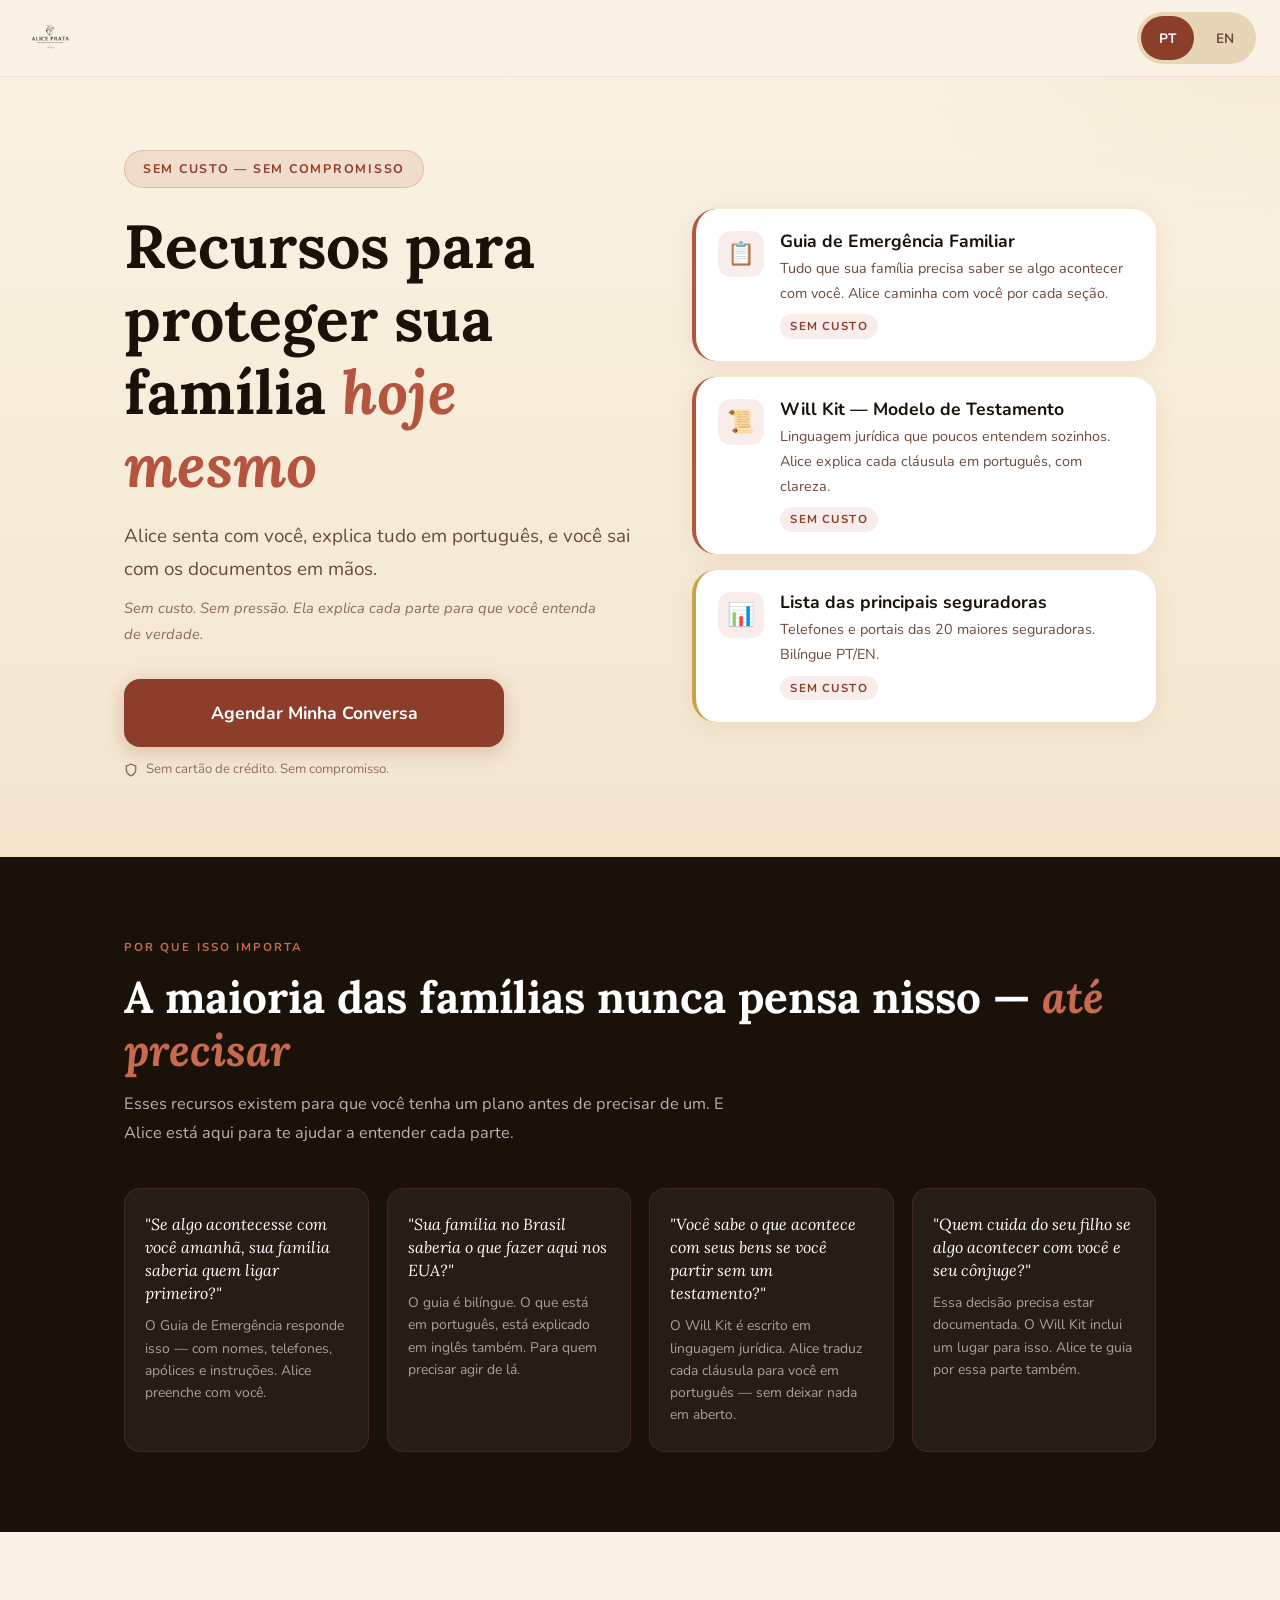
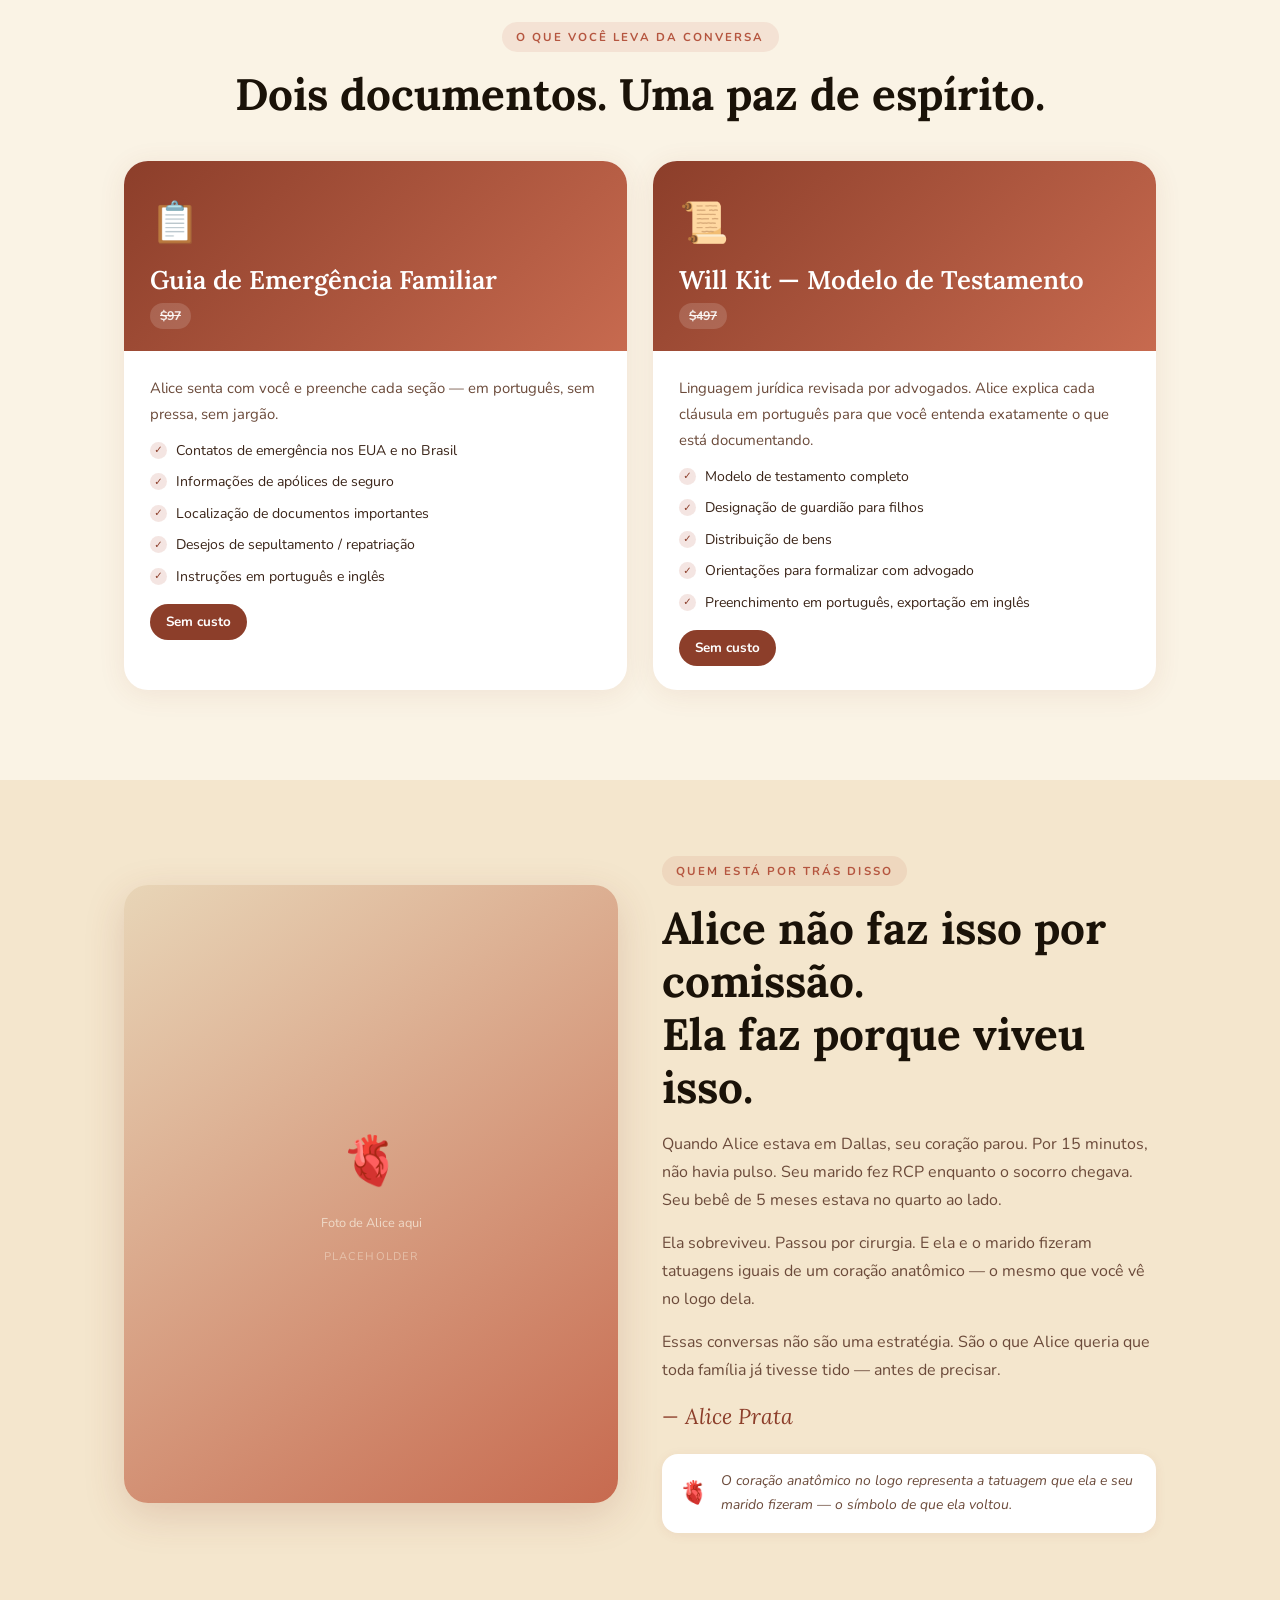
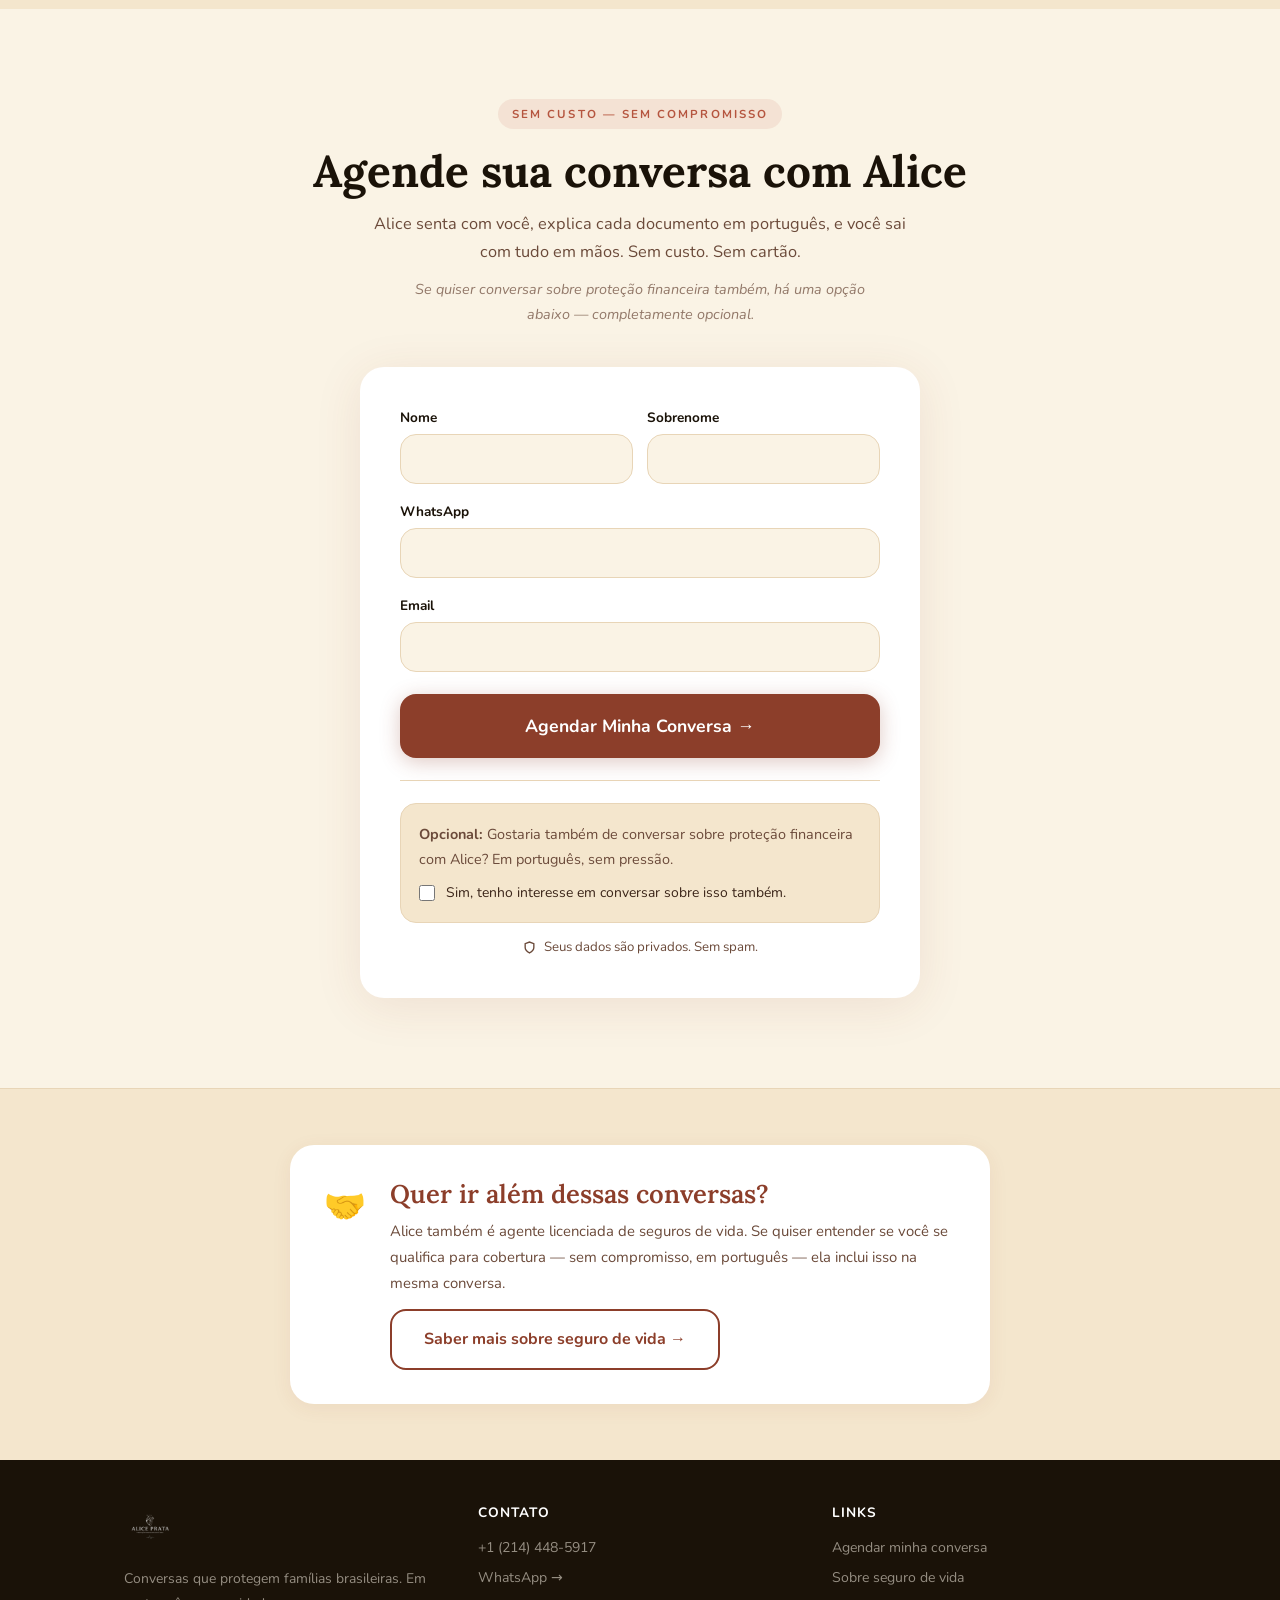
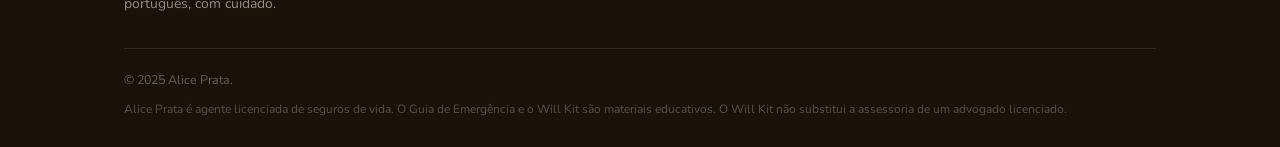
<file: landing-resources.html>
<!DOCTYPE html>
<html lang="pt-BR">
<head>
<meta charset="UTF-8"/>
<meta name="viewport" content="width=device-width, initial-scale=1, viewport-fit=cover"/>
<meta name="format-detection" content="telephone=no"/>
<title>Alice Prata — Recursos para Sua Família</title>
<link rel="preconnect" href="https://fonts.googleapis.com">
<link rel="preconnect" href="https://fonts.gstatic.com" crossorigin>
<link href="https://fonts.googleapis.com/css2?family=Lora:ital,wght@0,400;0,600;0,700;1,400;1,600&family=Nunito:wght@300;400;500;600;700&display=swap" rel="stylesheet">
<style>
:root{--terra-deep:#8C3E2A;--terra:#B5553F;--terra-light:#C76A4F;--sand:#E8D5B7;--sand-light:#F4E6CD;--sand-cream:#FAF3E5;--ink:#1A1208;--ink-mid:#3A2418;--ink-soft:#6B4A3A;--ochre:#C9A24A;--white:#FFFFFF;--r:16px;--r-lg:24px;}
*{box-sizing:border-box;margin:0;padding:0;}
html{scroll-behavior:smooth;}
body{font-family:'Nunito',system-ui,sans-serif;font-size:16px;color:var(--ink);background:var(--sand-cream);line-height:1.6;-webkit-font-smoothing:antialiased;overflow-x:hidden;}
h1,h2,h3,h4{font-family:'Lora',Georgia,serif;line-height:1.2;color:var(--ink);}
h1{font-size:clamp(2.4rem,5.5vw,3.8rem);font-weight:700;}
h2{font-size:clamp(1.8rem,4vw,2.75rem);font-weight:700;}
h3{font-size:clamp(1.2rem,2.8vw,1.6rem);font-weight:600;}
h4{font-size:1.1rem;font-weight:600;}
p{color:var(--ink-mid);line-height:1.75;}
a{color:var(--terra);text-decoration:none;}
img{max-width:100%;display:block;}
.container{width:100%;max-width:1080px;margin:0 auto;padding:0 24px;}
.en{display:none!important;}
[data-lang="en"] .en{display:block!important;}
[data-lang="en"] .en.inline-el{display:inline!important;}
[data-lang="en"] .en.flex-el{display:flex!important;}
[data-lang="en"] .pt{display:none!important;}
.lang-bar{position:fixed;top:0;left:0;right:0;z-index:100;background:rgba(250,243,229,0.96);backdrop-filter:blur(8px);border-bottom:1px solid rgba(181,85,63,0.12);padding:12px 24px;display:flex;align-items:center;justify-content:space-between;}
.lang-logo{height:52px;width:auto;}
.lang-toggle{display:flex;gap:4px;background:var(--sand);border-radius:999px;padding:4px;}
.lang-btn{padding:6px 18px;border-radius:999px;border:none;cursor:pointer;font-family:'Nunito',sans-serif;font-size:0.85rem;font-weight:700;transition:all 0.2s;background:transparent;color:var(--ink-soft);}
.lang-btn.active{background:var(--terra-deep);color:var(--white);}
.hero{padding-top:90px;background:radial-gradient(ellipse 700px 400px at 100% 0%,rgba(201,162,74,0.1),transparent 60%),linear-gradient(180deg,var(--sand-cream) 0%,var(--sand-light) 100%);}
.hero-inner{display:grid;grid-template-columns:1fr;gap:48px;align-items:center;padding:60px 0 76px;}
@media(min-width:860px){.hero-inner{grid-template-columns:1.05fr 0.95fr;gap:56px;}}
.eyebrow{display:inline-block;background:rgba(181,85,63,0.12);color:var(--terra-deep);border:1px solid rgba(181,85,63,0.25);font-size:0.78rem;font-weight:700;letter-spacing:0.14em;text-transform:uppercase;padding:8px 18px;border-radius:999px;margin-bottom:22px;}
.hero h1{margin-bottom:18px;}
.hero h1 em{font-style:italic;color:var(--terra);}
.hero-sub{font-size:clamp(1.05rem,2.2vw,1.18rem);color:var(--ink-soft);max-width:520px;margin-bottom:10px;}
.hero-sub-note{font-size:0.92rem;color:var(--ink-soft);opacity:0.78;max-width:480px;margin-bottom:32px;font-style:italic;}
.btn{display:inline-block;padding:16px 32px;border-radius:var(--r);font-family:'Nunito',sans-serif;font-weight:700;font-size:1rem;cursor:pointer;border:none;transition:all 0.2s;text-align:center;text-decoration:none;}
.btn-primary{background:var(--terra-deep);color:var(--white);box-shadow:0 4px 20px rgba(140,62,42,0.28);}
.btn-primary:hover{background:var(--terra);transform:translateY(-2px);}
.btn-secondary{background:transparent;color:var(--terra-deep);border:2px solid var(--terra-deep);}
.btn-secondary:hover{background:var(--terra-deep);color:var(--white);}
.btn-large{font-size:1.1rem;padding:20px 40px;}
.cta-stack{display:flex;flex-direction:column;gap:12px;max-width:380px;}
.no-pressure{font-size:0.83rem;color:var(--ink-soft);opacity:0.75;display:flex;align-items:center;gap:8px;}
.free-cards{display:flex;flex-direction:column;gap:16px;}
.free-card{background:var(--white);border-radius:var(--r-lg);padding:22px;box-shadow:0 4px 24px rgba(140,62,42,0.09);display:flex;align-items:flex-start;gap:16px;border-left:4px solid var(--terra);}
.free-card-icon{width:46px;height:46px;border-radius:13px;background:rgba(181,85,63,0.1);display:flex;align-items:center;justify-content:center;font-size:1.4rem;flex-shrink:0;}
.free-card h4{color:var(--ink);margin-bottom:4px;font-family:'Nunito',sans-serif;font-weight:700;}
.free-card p{font-size:0.9rem;color:var(--ink-soft);margin:0 0 7px;}
.free-badge{display:inline-block;font-size:0.72rem;font-weight:700;letter-spacing:0.1em;text-transform:uppercase;color:var(--terra-deep);background:rgba(181,85,63,0.1);padding:3px 10px;border-radius:999px;}
.why-matters{padding:80px 0;background:var(--ink);}
.section-label{font-size:0.72rem;font-weight:700;letter-spacing:0.18em;text-transform:uppercase;color:var(--terra-light);margin-bottom:14px;}
.why-matters h2{color:var(--white);margin-bottom:14px;}
.why-matters h2 em{font-style:italic;color:var(--terra-light);}
.lead{color:rgba(250,243,229,0.72);font-size:1.02rem;max-width:640px;margin-bottom:40px;}
.scenario-grid{display:grid;grid-template-columns:repeat(auto-fit,minmax(240px,1fr));gap:18px;}
.scenario{background:rgba(255,255,255,0.05);border:1px solid rgba(181,85,63,0.2);border-radius:var(--r);padding:24px 20px;}
.scenario-q{font-family:'Lora',serif;font-style:italic;font-size:1rem;color:var(--white);line-height:1.45;margin-bottom:10px;}
.scenario-a{font-size:0.87rem;color:rgba(250,243,229,0.62);line-height:1.6;}
.what-you-get{padding:90px 0;background:var(--sand-cream);}
.section-tag{display:inline-block;font-size:0.72rem;font-weight:700;letter-spacing:0.18em;text-transform:uppercase;color:var(--terra);background:rgba(181,85,63,0.1);padding:6px 14px;border-radius:999px;margin-bottom:16px;}
.resources-grid{display:grid;grid-template-columns:repeat(auto-fit,minmax(300px,1fr));gap:26px;margin-top:40px;}
.resource-card{background:var(--white);border-radius:var(--r-lg);overflow:hidden;box-shadow:0 4px 28px rgba(140,62,42,0.09);}
.resource-card-top{background:linear-gradient(135deg,var(--terra-deep) 0%,var(--terra-light) 100%);padding:30px 26px 22px;}
.resource-card-top .big-icon{font-size:2.5rem;margin-bottom:10px;}
.resource-card-top h3{color:var(--white);margin-bottom:7px;}
.resource-card-top .value{display:inline-block;background:rgba(255,255,255,0.15);color:rgba(255,255,255,0.88);font-size:0.78rem;font-weight:700;padding:3px 10px;border-radius:999px;text-decoration:line-through;}
.resource-card-body{padding:24px 26px;}
.resource-card-body p{font-size:0.93rem;color:var(--ink-soft);margin-bottom:13px;}
.resource-list{list-style:none;display:flex;flex-direction:column;gap:9px;}
.resource-list li{display:flex;align-items:flex-start;gap:9px;font-size:0.88rem;color:var(--ink-mid);}
.resource-list .dot{width:17px;height:17px;border-radius:50%;background:rgba(181,85,63,0.15);display:flex;align-items:center;justify-content:center;flex-shrink:0;margin-top:2px;font-size:0.63rem;color:var(--terra-deep);}
.free-tag{display:inline-block;margin-top:16px;background:var(--terra-deep);color:var(--white);font-size:0.84rem;font-weight:700;padding:7px 16px;border-radius:999px;}
.about{padding:76px 0;background:var(--sand-light);}
.about-inner{display:grid;grid-template-columns:1fr;gap:44px;align-items:center;}
@media(min-width:860px){.about-inner{grid-template-columns:1fr 1fr;}}
.about-photo-placeholder{background:linear-gradient(145deg,var(--sand) 0%,var(--terra-light) 100%);border-radius:var(--r-lg);aspect-ratio:4/5;display:flex;flex-direction:column;align-items:center;justify-content:center;gap:13px;box-shadow:0 12px 40px rgba(140,62,42,0.18);}
.photo-note{font-size:0.8rem;color:rgba(250,243,229,0.7);text-align:center;padding:0 24px;}
.placeholder-label{font-size:0.7rem;letter-spacing:0.1em;text-transform:uppercase;color:rgba(250,243,229,0.45);}
.about-text h2{margin-bottom:17px;}
.about-text p{color:var(--ink-soft);font-size:1rem;margin-bottom:15px;}
.signature{font-family:'Lora',serif;font-size:1.35rem;font-style:italic;color:var(--terra-deep);margin-top:8px;}
.heart-note{display:flex;align-items:center;gap:13px;background:var(--white);border-radius:var(--r);padding:15px 18px;margin-top:20px;box-shadow:0 2px 12px rgba(140,62,42,0.07);}
.heart-note .icon{font-size:1.4rem;flex-shrink:0;}
.heart-note p{font-size:0.87rem;color:var(--ink-soft);margin:0;font-style:italic;}
.form-section{padding:90px 0;background:var(--sand-cream);}
.form-head{text-align:center;margin-bottom:40px;}
.form-head h2{margin-bottom:12px;}
.form-head .lead-text{color:var(--ink-soft);font-size:1.02rem;max-width:560px;margin:0 auto 10px;}
.form-head .sub-note{font-size:0.9rem;color:var(--ink-soft);opacity:0.72;font-style:italic;max-width:460px;margin:0 auto;}
.form-card{background:var(--white);border-radius:var(--r-lg);padding:40px;max-width:560px;margin:0 auto;box-shadow:0 8px 48px rgba(140,62,42,0.1);}
@media(max-width:600px){.form-card{padding:26px 18px;}}
.form-group{margin-bottom:17px;}
.form-label{display:block;font-size:0.85rem;font-weight:700;color:var(--ink);margin-bottom:5px;}
.form-input{width:100%;padding:13px 14px;border:1.5px solid var(--sand);border-radius:var(--r);font-family:'Nunito',sans-serif;font-size:1rem;color:var(--ink);background:var(--sand-cream);transition:border-color 0.2s;outline:none;}
.form-input:focus{border-color:var(--terra);}
.form-row{display:grid;grid-template-columns:1fr 1fr;gap:14px;}
@media(max-width:500px){.form-row{grid-template-columns:1fr;}}
.form-submit{width:100%;margin-top:5px;}
.form-privacy{text-align:center;margin-top:14px;font-size:0.83rem;color:var(--ink-soft);display:flex;align-items:center;justify-content:center;gap:8px;}
.divider-line{border:none;border-top:1px solid var(--sand);margin:22px 0;}
.soft-offer{background:var(--sand-light);border-radius:var(--r);padding:18px;border:1px solid var(--sand);}
.soft-offer p{font-size:0.9rem;color:var(--ink-soft);margin-bottom:11px;}
.opt-in-label{display:flex;align-items:flex-start;gap:11px;cursor:pointer;}
.opt-in-label input{width:16px;height:16px;flex-shrink:0;margin-top:2px;accent-color:var(--terra-deep);}
.opt-in-text{font-size:0.87rem;color:var(--ink-mid);line-height:1.5;}
.insurance-mention{padding:56px 0;background:var(--sand-light);border-top:1px solid var(--sand);}
.mention-card{max-width:700px;margin:0 auto;background:var(--white);border-radius:var(--r-lg);padding:34px;box-shadow:0 4px 20px rgba(140,62,42,0.07);display:flex;flex-direction:column;gap:13px;}
@media(min-width:680px){.mention-card{flex-direction:row;align-items:flex-start;gap:24px;}}
.mention-icon{font-size:2.1rem;flex-shrink:0;}
.mention-card h3{color:var(--terra-deep);margin-bottom:8px;}
.mention-card p{font-size:0.93rem;color:var(--ink-soft);}
footer{background:var(--ink);padding:42px 0 26px;}
.footer-grid{display:grid;grid-template-columns:repeat(auto-fit,minmax(180px,1fr));gap:30px;margin-bottom:32px;}
footer h5{color:var(--white);font-family:'Nunito',sans-serif;font-weight:700;font-size:0.85rem;letter-spacing:0.08em;text-transform:uppercase;margin-bottom:13px;}
footer a{display:block;color:rgba(250,243,229,0.55);font-size:0.88rem;margin-bottom:7px;}
footer a:hover{color:var(--sand);}
.footer-bottom{border-top:1px solid rgba(250,243,229,0.1);padding-top:20px;display:flex;flex-wrap:wrap;gap:12px;justify-content:space-between;}
.footer-bottom p{color:rgba(250,243,229,0.35);font-size:0.78rem;}
.footer-disclaimer{color:rgba(250,243,229,0.28);font-size:0.75rem;margin-top:9px;line-height:1.55;}
.sticky-cta{position:fixed;bottom:0;left:0;right:0;z-index:50;background:var(--white);border-top:1px solid var(--sand);padding:12px 20px;display:none;}
@media(max-width:768px){.sticky-cta{display:block;}}
.sticky-cta .btn{width:100%;display:block;text-align:center;}
</style>
<style>
/* ── iOS / viewport-fit=cover hardening ────────────────────────── */
/* lang-bar (fixed top) — grow into notch; honor landscape insets */
.lang-bar {
  padding-top:   max(12px, env(safe-area-inset-top));
  padding-left:  max(24px, env(safe-area-inset-left));
  padding-right: max(24px, env(safe-area-inset-right));
}
/* Hero must clear the taller notch-aware lang-bar */
.hero { padding-top: calc(90px + env(safe-area-inset-top)); }
/* sticky-cta (fixed bottom, mobile) — clear home indicator */
.sticky-cta {
  padding-bottom: max(12px, env(safe-area-inset-bottom));
  padding-left:   max(20px, env(safe-area-inset-left));
  padding-right:  max(20px, env(safe-area-inset-right));
}
/* Safari native control reset */
.form-input, .form-select { -webkit-appearance: none; appearance: none; }
button { -webkit-appearance: none; appearance: none; }
* { -webkit-tap-highlight-color: transparent; }
/* Touch targets — 44 × 44 px minimum */
.lang-btn { min-height: 44px; display: inline-flex; align-items: center; }
.btn      { min-height: 44px; }
/* Form inputs: no iOS auto-zoom — font-size already 1rem (16px) ✓ */
/* Footer safe area */
footer { padding-bottom: max(28px, env(safe-area-inset-bottom)); }
</style>
</head>
<body data-lang="pt">
<nav class="lang-bar">
  <img src="alice-prata-logo.png" alt="Alice Prata" class="lang-logo"/>
  <div class="lang-toggle">
    <button class="lang-btn active" id="btnPT" onclick="setLang('pt')">PT</button>
    <button class="lang-btn" id="btnEN" onclick="setLang('en')">EN</button>
  </div>
</nav>
<section class="hero">
  <div class="container">
    <div class="hero-inner">
      <div>
        <span class="eyebrow pt">Sem custo — sem compromisso</span>
        <span class="eyebrow en">No cost — no commitment</span>
        <h1 class="pt">Recursos para proteger sua família <em>hoje mesmo</em></h1>
        <h1 class="en">Resources to protect your family <em>starting today</em></h1>
        <p class="hero-sub pt">Alice senta com você, explica tudo em português, e você sai com os documentos em mãos.</p>
        <p class="hero-sub en">Alice sits with you, walks you through everything in Portuguese, and you leave with the documents.</p>
        <p class="hero-sub-note pt">Sem custo. Sem pressão. Ela explica cada parte para que você entenda de verdade.</p>
        <p class="hero-sub-note en">No cost. No pressure. She explains every part so you truly understand it.</p>
        <div class="cta-stack">
          <a href="#form" class="btn btn-primary btn-large pt">Agendar Minha Conversa</a>
          <a href="#form" class="btn btn-primary btn-large en">Schedule My Conversation</a>
          <div class="no-pressure">
            <svg width="14" height="14" viewBox="0 0 24 24" fill="none" stroke="currentColor" stroke-width="2.5"><path d="M12 22s8-4 8-10V5l-8-3-8 3v7c0 6 8 10 8 10z"/></svg>
            <span class="pt">Sem cartão de crédito. Sem compromisso.</span>
            <span class="en">No credit card. No commitment.</span>
          </div>
        </div>
      </div>
      <div class="free-cards">
        <div class="free-card">
          <div class="free-card-icon">📋</div>
          <div>
            <h4 class="pt">Guia de Emergência Familiar</h4>
            <h4 class="en">Family Emergency Guide</h4>
            <p class="pt">Tudo que sua família precisa saber se algo acontecer com você. Alice caminha com você por cada seção.</p>
            <p class="en">Everything your family needs to know if something happens to you. Alice walks you through every section.</p>
            <span class="free-badge pt">Sem custo</span>
            <span class="free-badge en">No cost</span>
          </div>
        </div>
        <div class="free-card">
          <div class="free-card-icon">📜</div>
          <div>
            <h4 class="pt">Will Kit — Modelo de Testamento</h4>
            <h4 class="en">Will Kit — Testament Template</h4>
            <p class="pt">Linguagem jurídica que poucos entendem sozinhos. Alice explica cada cláusula em português, com clareza.</p>
            <p class="en">Legal language few people understand alone. Alice explains every clause in Portuguese, clearly.</p>
            <span class="free-badge pt">Sem custo</span>
            <span class="free-badge en">No cost</span>
          </div>
        </div>
        <div class="free-card" style="border-left-color:var(--ochre);">
          <div class="free-card-icon">📊</div>
          <div>
            <h4 class="pt">Lista das principais seguradoras</h4>
            <h4 class="en">Top insurance carrier contact list</h4>
            <p class="pt">Telefones e portais das 20 maiores seguradoras. Bilíngue PT/EN.</p>
            <p class="en">Phones and portals for the top 20 carriers. Bilingual PT/EN.</p>
            <span class="free-badge pt">Sem custo</span>
            <span class="free-badge en">No cost</span>
          </div>
        </div>
      </div>
    </div>
  </div>
</section>
<section class="why-matters">
  <div class="container">
    <p class="section-label pt">Por que isso importa</p>
    <p class="section-label en">Why this matters</p>
    <h2 class="pt">A maioria das famílias nunca pensa nisso — <em>até precisar</em></h2>
    <h2 class="en">Most families never think about this — <em>until they need it</em></h2>
    <p class="lead pt">Esses recursos existem para que você tenha um plano antes de precisar de um. E Alice está aqui para te ajudar a entender cada parte.</p>
    <p class="lead en">These resources exist so you have a plan before you need one. And Alice is here to help you understand every part.</p>
    <div class="scenario-grid">
      <div class="scenario">
        <div class="scenario-q pt">"Se algo acontecesse com você amanhã, sua família saberia quem ligar primeiro?"</div>
        <div class="scenario-q en">"If something happened to you tomorrow, would your family know who to call first?"</div>
        <div class="scenario-a pt">O Guia de Emergência responde isso — com nomes, telefones, apólices e instruções. Alice preenche com você.</div>
        <div class="scenario-a en">The Emergency Guide answers that — with names, phones, policies and instructions. Alice fills it out with you.</div>
      </div>
      <div class="scenario">
        <div class="scenario-q pt">"Sua família no Brasil saberia o que fazer aqui nos EUA?"</div>
        <div class="scenario-q en">"Would your family in Brazil know what to do here in the US?"</div>
        <div class="scenario-a pt">O guia é bilíngue. O que está em português, está explicado em inglês também. Para quem precisar agir de lá.</div>
        <div class="scenario-a en">The guide is bilingual. What's in Portuguese is also explained in English. For whoever needs to act from there.</div>
      </div>
      <div class="scenario">
        <div class="scenario-q pt">"Você sabe o que acontece com seus bens se você partir sem um testamento?"</div>
        <div class="scenario-q en">"Do you know what happens to your assets if you pass without a will?"</div>
        <div class="scenario-a pt">O Will Kit é escrito em linguagem jurídica. Alice traduz cada cláusula para você em português — sem deixar nada em aberto.</div>
        <div class="scenario-a en">The Will Kit is written in legal language. Alice translates every clause for you in Portuguese — leaving nothing unclear.</div>
      </div>
      <div class="scenario">
        <div class="scenario-q pt">"Quem cuida do seu filho se algo acontecer com você e seu cônjuge?"</div>
        <div class="scenario-q en">"Who cares for your child if something happens to both you and your spouse?"</div>
        <div class="scenario-a pt">Essa decisão precisa estar documentada. O Will Kit inclui um lugar para isso. Alice te guia por essa parte também.</div>
        <div class="scenario-a en">That decision needs to be documented. The Will Kit includes a place for that. Alice guides you through that part too.</div>
      </div>
    </div>
  </div>
</section>
<section class="what-you-get">
  <div class="container">
    <div style="text-align:center;">
      <div class="section-tag pt">O que você leva da conversa</div>
      <div class="section-tag en">What you leave the conversation with</div>
      <h2 class="pt">Dois documentos. Uma paz de espírito.</h2>
      <h2 class="en">Two documents. One peace of mind.</h2>
    </div>
    <div class="resources-grid">
      <div class="resource-card">
        <div class="resource-card-top">
          <div class="big-icon">📋</div>
          <h3 class="pt">Guia de Emergência Familiar</h3>
          <h3 class="en">Family Emergency Guide</h3>
          <span class="value">$97</span>
        </div>
        <div class="resource-card-body">
          <p class="pt">Alice senta com você e preenche cada seção — em português, sem pressa, sem jargão.</p>
          <p class="en">Alice sits with you and fills out every section — in Portuguese, no rush, no jargon.</p>
          <ul class="resource-list">
            <li><span class="dot">✓</span><span class="pt">Contatos de emergência nos EUA e no Brasil</span><span class="en">Emergency contacts in the US and Brazil</span></li>
            <li><span class="dot">✓</span><span class="pt">Informações de apólices de seguro</span><span class="en">Insurance policy information</span></li>
            <li><span class="dot">✓</span><span class="pt">Localização de documentos importantes</span><span class="en">Location of important documents</span></li>
            <li><span class="dot">✓</span><span class="pt">Desejos de sepultamento / repatriação</span><span class="en">Burial / repatriation wishes</span></li>
            <li><span class="dot">✓</span><span class="pt">Instruções em português e inglês</span><span class="en">Instructions in Portuguese and English</span></li>
          </ul>
          <span class="free-tag pt">Sem custo</span>
          <span class="free-tag en">No cost</span>
        </div>
      </div>
      <div class="resource-card">
        <div class="resource-card-top">
          <div class="big-icon">📜</div>
          <h3 class="pt">Will Kit — Modelo de Testamento</h3>
          <h3 class="en">Will Kit — Testament Template</h3>
          <span class="value">$497</span>
        </div>
        <div class="resource-card-body">
          <p class="pt">Linguagem jurídica revisada por advogados. Alice explica cada cláusula em português para que você entenda exatamente o que está documentando.</p>
          <p class="en">Lawyer-reviewed legal language. Alice explains every clause in Portuguese so you understand exactly what you're documenting.</p>
          <ul class="resource-list">
            <li><span class="dot">✓</span><span class="pt">Modelo de testamento completo</span><span class="en">Complete testament template</span></li>
            <li><span class="dot">✓</span><span class="pt">Designação de guardião para filhos</span><span class="en">Guardian designation for children</span></li>
            <li><span class="dot">✓</span><span class="pt">Distribuição de bens</span><span class="en">Asset distribution</span></li>
            <li><span class="dot">✓</span><span class="pt">Orientações para formalizar com advogado</span><span class="en">Guidance on formalizing with an attorney</span></li>
            <li><span class="dot">✓</span><span class="pt">Preenchimento em português, exportação em inglês</span><span class="en">Fill in Portuguese, export in English</span></li>
          </ul>
          <span class="free-tag pt">Sem custo</span>
          <span class="free-tag en">No cost</span>
        </div>
      </div>
    </div>
  </div>
</section>
<section class="about">
  <div class="container">
    <div class="about-inner">
      <div class="about-photo-placeholder">
        <span style="font-size:3rem;">🫀</span>
        <p class="photo-note pt">Foto de Alice aqui</p>
        <p class="photo-note en">Alice's photo here</p>
        <span class="placeholder-label">PLACEHOLDER</span>
      </div>
      <div class="about-text">
        <div class="section-tag pt">Quem está por trás disso</div>
        <div class="section-tag en">Who is behind this</div>
        <h2 class="pt">Alice não faz isso por comissão.<br>Ela faz porque viveu isso.</h2>
        <h2 class="en">Alice doesn't do this for commission.<br>She does it because she lived it.</h2>
        <p class="pt">Quando Alice estava em Dallas, seu coração parou. Por 15 minutos, não havia pulso. Seu marido fez RCP enquanto o socorro chegava. Seu bebê de 5 meses estava no quarto ao lado.</p>
        <p class="pt">Ela sobreviveu. Passou por cirurgia. E ela e o marido fizeram tatuagens iguais de um coração anatômico — o mesmo que você vê no logo dela.</p>
        <p class="pt">Essas conversas não são uma estratégia. São o que Alice queria que toda família já tivesse tido — antes de precisar.</p>
        <p class="en">When Alice was in Dallas, her heart stopped. For 15 minutes, there was no pulse. Her husband performed CPR while help was on the way. Her 5-month-old baby was in the next room.</p>
        <p class="en">She survived. She had surgery. And she and her husband got matching anatomical heart tattoos — the same one you see in her logo.</p>
        <p class="en">These conversations aren't a strategy. They're what Alice wished every family had already had — before they needed it.</p>
        <div class="signature">— Alice Prata</div>
        <div class="heart-note">
          <span class="icon">🫀</span>
          <p class="pt">O coração anatômico no logo representa a tatuagem que ela e seu marido fizeram — o símbolo de que ela voltou.</p>
          <p class="en">The anatomical heart in her logo represents the matching tattoo she and her husband got — the symbol that she came back.</p>
        </div>
      </div>
    </div>
  </div>
</section>
<section class="form-section" id="form">
  <div class="container">
    <div class="form-head">
      <div class="section-tag pt">Sem custo — sem compromisso</div>
      <div class="section-tag en">No cost — no commitment</div>
      <h2 class="pt">Agende sua conversa com Alice</h2>
      <h2 class="en">Schedule your conversation with Alice</h2>
      <p class="lead-text pt">Alice senta com você, explica cada documento em português, e você sai com tudo em mãos. Sem custo. Sem cartão.</p>
      <p class="lead-text en">Alice sits with you, explains each document in Portuguese, and you leave with everything. No cost. No card.</p>
      <p class="sub-note pt">Se quiser conversar sobre proteção financeira também, há uma opção abaixo — completamente opcional.</p>
      <p class="sub-note en">If you'd also like to talk about financial protection, there's an option below — completely optional.</p>
    </div>
    <div class="form-card">
      <form id="freeForm" onsubmit="submitForm(event)">
        <div class="form-row">
          <div class="form-group">
            <label class="form-label pt">Nome</label>
            <label class="form-label en">First Name</label>
            <input type="text" class="form-input" id="firstName" required autocomplete="given-name"/>
          </div>
          <div class="form-group">
            <label class="form-label pt">Sobrenome</label>
            <label class="form-label en">Last Name</label>
            <input type="text" class="form-input" id="lastName" required autocomplete="family-name"/>
          </div>
        </div>
        <div class="form-group">
          <label class="form-label">WhatsApp</label>
          <input type="tel" class="form-input" id="phone" required autocomplete="tel"/>
        </div>
        <div class="form-group">
          <label class="form-label">Email</label>
          <input type="email" class="form-input" id="email" autocomplete="email"/>
        </div>
        <button type="submit" class="btn btn-primary btn-large form-submit">
          <span class="pt">Agendar Minha Conversa →</span>
          <span class="en">Schedule My Conversation →</span>
        </button>
        <hr class="divider-line"/>
        <div class="soft-offer">
          <p class="pt"><strong>Opcional:</strong> Gostaria também de conversar sobre proteção financeira com Alice? Em português, sem pressão.</p>
          <p class="en"><strong>Optional:</strong> Would you also like to talk about financial protection with Alice? In Portuguese, no pressure.</p>
          <label class="opt-in-label">
            <input type="checkbox" id="insuranceOptIn"/>
            <span class="opt-in-text pt">Sim, tenho interesse em conversar sobre isso também.</span>
            <span class="opt-in-text en">Yes, I'm interested in talking about this too.</span>
          </label>
        </div>
        <div class="form-privacy">
          <svg width="13" height="13" viewBox="0 0 24 24" fill="none" stroke="currentColor" stroke-width="2.5"><path d="M12 22s8-4 8-10V5l-8-3-8 3v7c0 6 8 10 8 10z"/></svg>
          <span class="pt">Seus dados são privados. Sem spam.</span>
          <span class="en">Your data is private. No spam.</span>
        </div>
      </form>
      <div id="formSuccess" style="display:none;text-align:center;padding:24px 0;">
        <div style="font-size:2.5rem;margin-bottom:14px;">🫀</div>
        <h3 style="color:var(--terra-deep);margin-bottom:12px;" class="pt">Pedido recebido!</h3>
        <h3 style="color:var(--terra-deep);margin-bottom:12px;" class="en">Request received!</h3>
        <p class="pt">Alice entrará em contato via WhatsApp em breve para agendar sua conversa.</p>
        <p class="en">Alice will reach out via WhatsApp shortly to schedule your conversation.</p>
      </div>
    </div>
  </div>
</section>
<section class="insurance-mention">
  <div class="container">
    <div class="mention-card">
      <div class="mention-icon">🤝</div>
      <div>
        <h3 class="pt">Quer ir além dessas conversas?</h3>
        <h3 class="en">Want to go further in your conversations with Alice?</h3>
        <p class="pt">Alice também é agente licenciada de seguros de vida. Se quiser entender se você se qualifica para cobertura — sem compromisso, em português — ela inclui isso na mesma conversa.</p>
        <p class="en">Alice is also a licensed life insurance agent. If you'd like to understand whether you qualify for coverage — no commitment, in Portuguese — she can include that in the same conversation.</p>
        <a href="landing-insurance.html" style="display:inline-block;margin-top:13px;" class="btn btn-secondary pt">Saber mais sobre seguro de vida →</a>
        <a href="landing-insurance.html" style="display:inline-block;margin-top:13px;" class="btn btn-secondary en">Learn more about life insurance →</a>
      </div>
    </div>
  </div>
</section>
<footer>
  <div class="container">
    <div class="footer-grid">
      <div>
        <img src="alice-prata-logo.png" alt="Alice Prata" style="height:52px;filter:invert(1);opacity:0.85;margin-bottom:13px;"/>
        <p class="pt" style="color:rgba(250,243,229,0.55);font-size:0.87rem;">Conversas que protegem famílias brasileiras. Em português, com cuidado.</p>
        <p class="en" style="color:rgba(250,243,229,0.55);font-size:0.87rem;">Conversations that protect Brazilian families. In Portuguese, with care.</p>
      </div>
      <div>
        <h5 class="pt">Contato</h5>
        <h5 class="en">Contact</h5>
        <a href="tel:+12144485917">+1 (214) 448-5917</a>
        <a href="https://wa.me/12144485917" target="_blank">WhatsApp →</a>
      </div>
      <div>
        <h5 class="pt">Links</h5>
        <h5 class="en">Links</h5>
        <a href="#form" class="pt">Agendar minha conversa</a>
        <a href="#form" class="en">Schedule my conversation</a>
        <a href="landing-insurance.html" class="pt">Sobre seguro de vida</a>
        <a href="landing-insurance.html" class="en">About life insurance</a>
      </div>
    </div>
    <div class="footer-bottom"><p>© 2025 Alice Prata.</p></div>
    <p class="footer-disclaimer pt">Alice Prata é agente licenciada de seguros de vida. O Guia de Emergência e o Will Kit são materiais educativos. O Will Kit não substitui a assessoria de um advogado licenciado.</p>
    <p class="footer-disclaimer en">Alice Prata is a licensed life insurance agent. The Emergency Guide and Will Kit are educational materials. The Will Kit does not replace advice from a licensed attorney.</p>
  </div>
</footer>
<div class="sticky-cta">
  <a href="#form" class="btn btn-primary pt">Agendar Minha Conversa</a>
  <a href="#form" class="btn btn-primary en">Schedule My Conversation</a>
</div>
<script src="js/form-submit.js"></script>
<script>
function setLang(lang){
  document.body.dataset.lang=lang;
  document.getElementById('btnPT').classList.toggle('active',lang==='pt');
  document.getElementById('btnEN').classList.toggle('active',lang==='en');
  document.documentElement.lang=lang==='en'?'en':'pt-BR';
}
async function submitForm(e){
  e.preventDefault();
  const btn=e.target.querySelector('[type=submit]');
  btn.disabled=true;
  const payload={
    firstName:document.getElementById('firstName').value.trim(),
    lastName:document.getElementById('lastName').value.trim(),
    phone:document.getElementById('phone').value.trim(),
    email:document.getElementById('email').value.trim()||undefined,
    insuranceOptIn:document.getElementById('insuranceOptIn').checked?1:0
  };
  const result=await window.submitToApi('/api/submit/landing-resources',payload);
  if(result.ok||result.data?.success){
    document.getElementById('freeForm').style.display='none';
    document.getElementById('formSuccess').style.display='block';
  } else {
    btn.disabled=false;
    alert(document.body.dataset.lang==='en'?'Something went wrong. Please try again.':'Algo deu errado. Por favor, tente novamente.');
  }
}
const obs=new IntersectionObserver((entries)=>{entries.forEach(e=>{if(e.isIntersecting){e.target.style.opacity='1';e.target.style.transform='translateY(0)';}});},{threshold:0.1});
document.querySelectorAll('.free-card,.scenario,.resource-card,.mention-card').forEach(el=>{el.style.opacity='0';el.style.transform='translateY(18px)';el.style.transition='opacity 0.45s ease,transform 0.45s ease';obs.observe(el);});
</script>
</body>
</html>
</file>
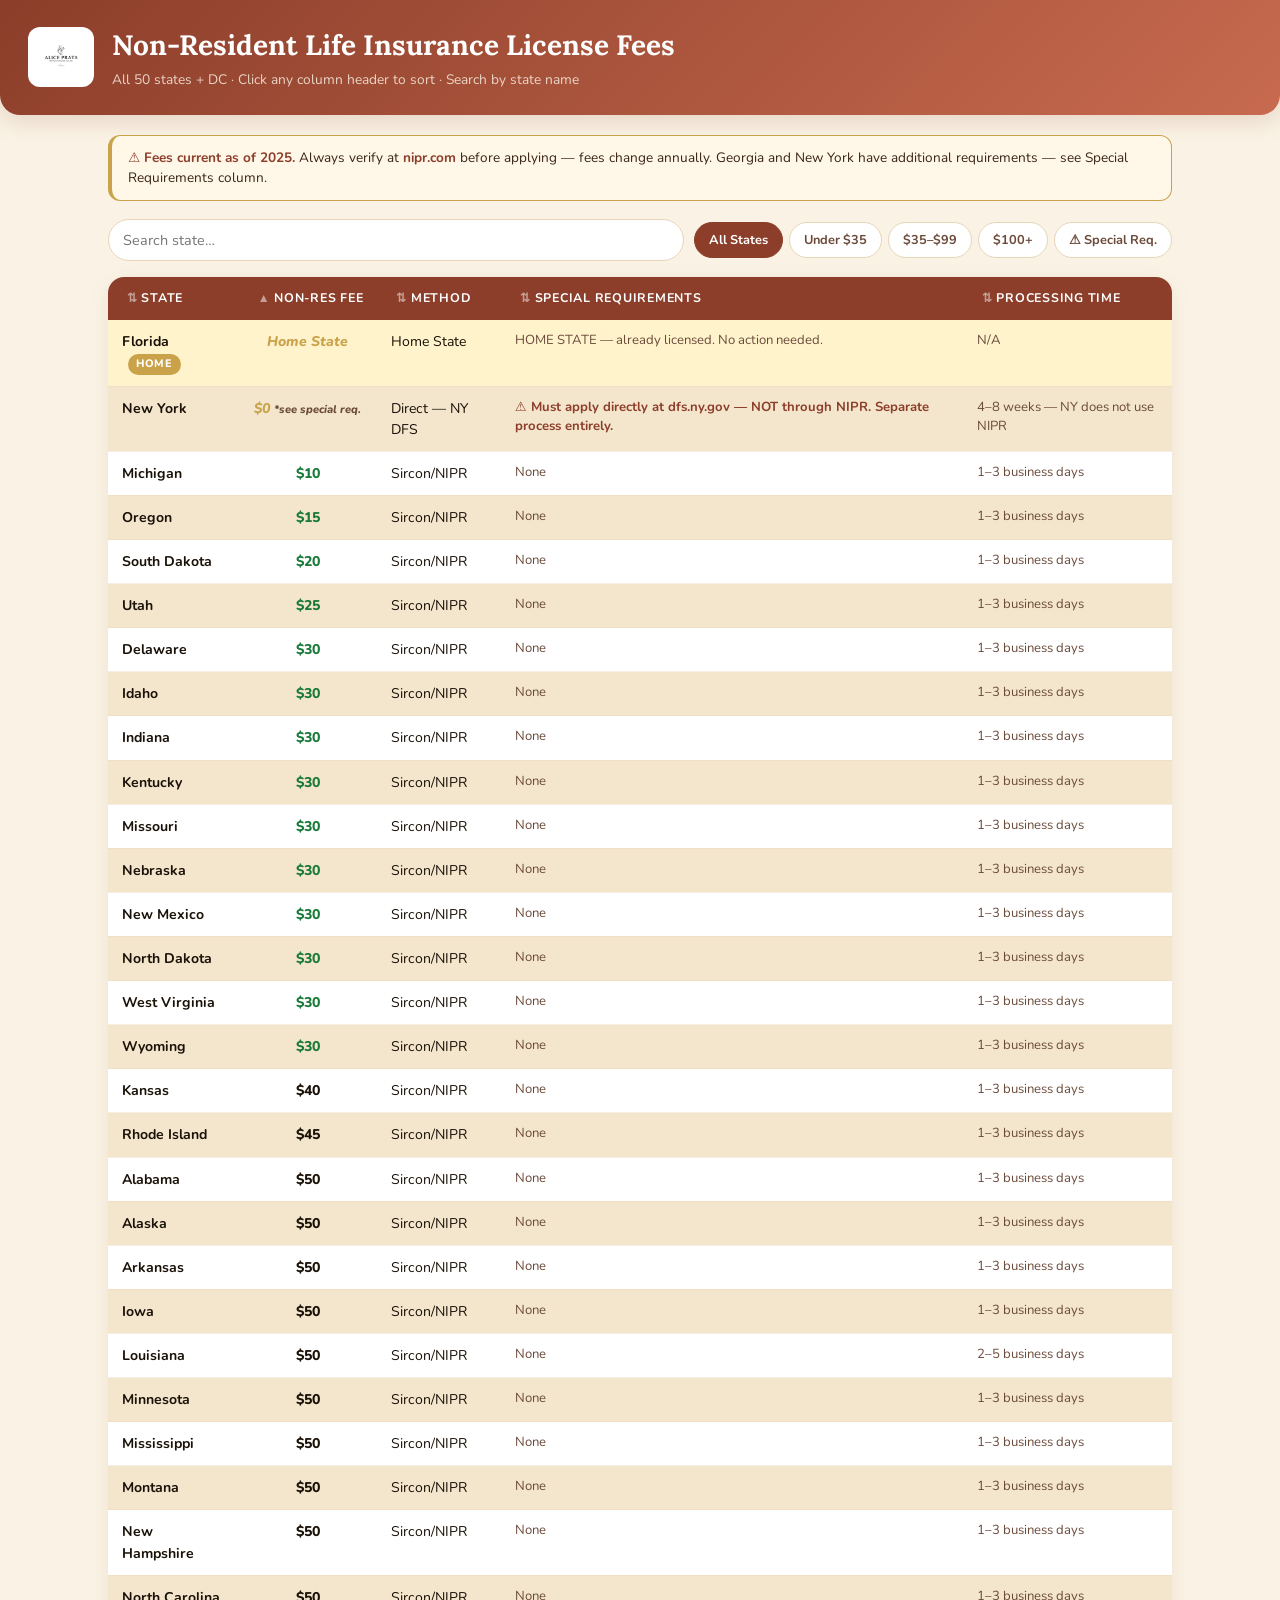
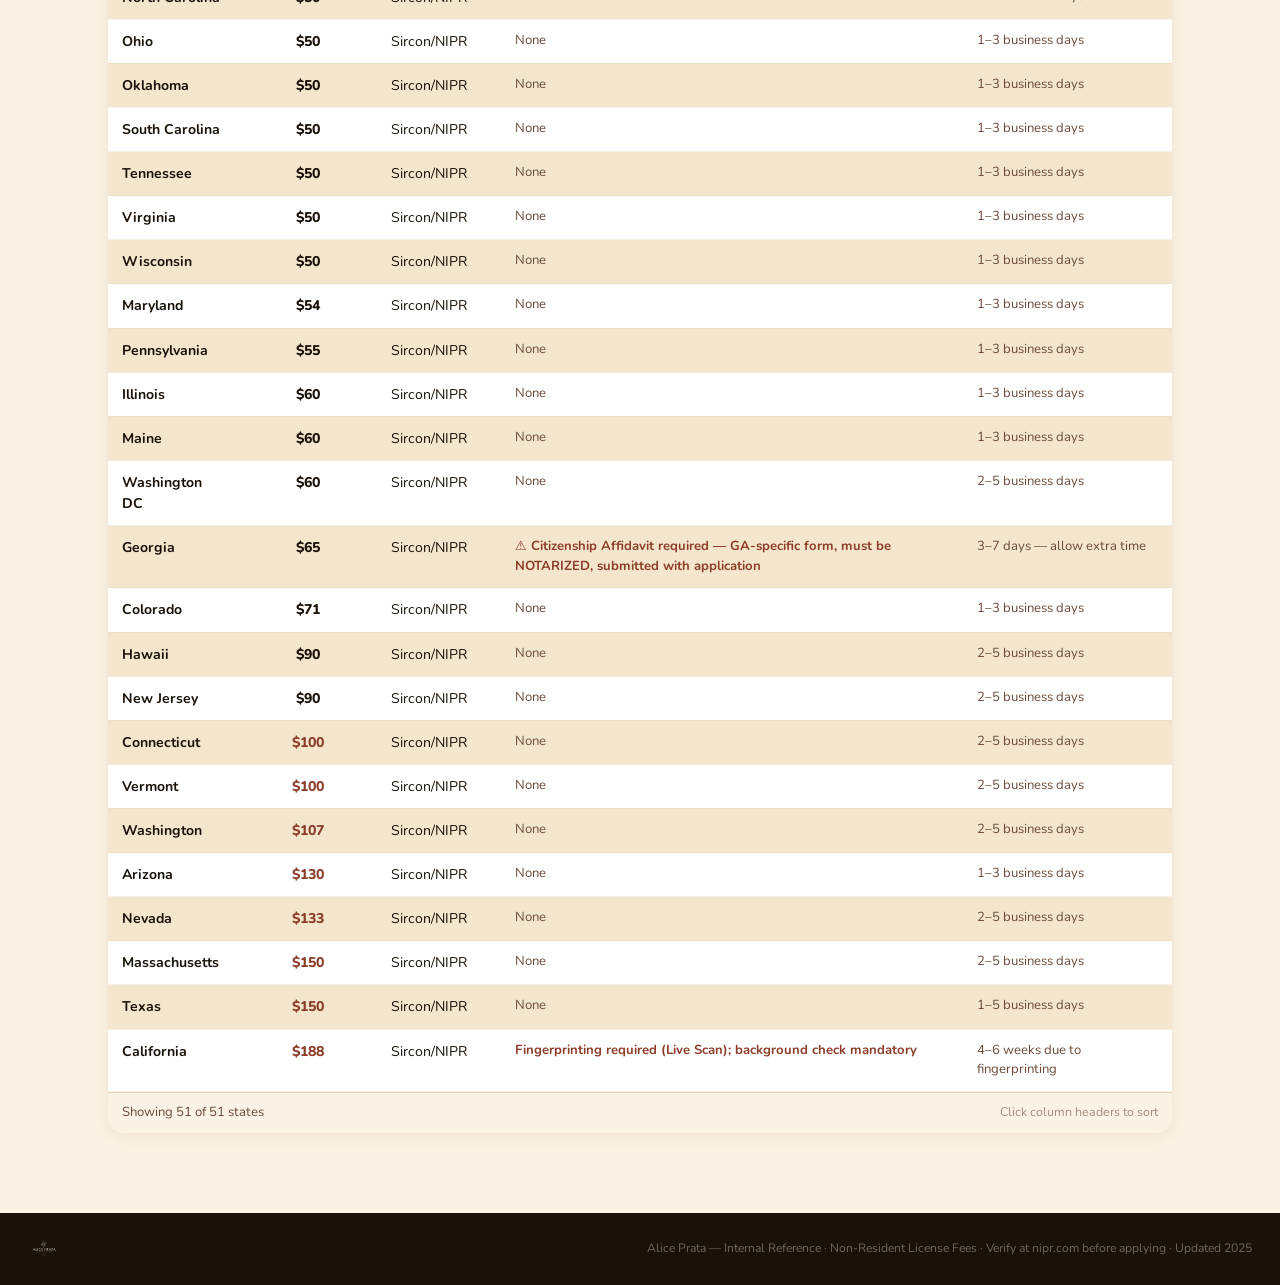
<file: State-licensing.html>
<!DOCTYPE html>

<html lang="en">
<head>
<meta charset="UTF-8"/>
<meta name="viewport" content="width=device-width, initial-scale=1.0"/>
<title>Non-Resident License Fees — Alice Prata</title>
<link rel="preconnect" href="https://fonts.googleapis.com">
<link rel="preconnect" href="https://fonts.gstatic.com" crossorigin>
<link href="https://fonts.googleapis.com/css2?family=Lora:wght@600;700&family=Nunito:wght@400;600;700;800&display=swap" rel="stylesheet">
<style>
:root{--terra-deep:#8C3E2A;--terra:#B5553F;--terra-light:#C76A4F;--sand:#E8D5B7;--sand-light:#F4E6CD;--sand-cream:#FAF3E5;--ink:#1A1208;--ink-mid:#3A2418;--ink-soft:#6B4A3A;--ochre:#C9A24A;--white:#FFFFFF;--green:#1a7a3a;}
*{box-sizing:border-box;margin:0;padding:0;}
body{font-family:'Nunito',system-ui,sans-serif;background:var(--sand-cream);color:var(--ink);line-height:1.5;-webkit-font-smoothing:antialiased;}
header{background:linear-gradient(135deg,var(--terra-deep) 0%,var(--terra-light) 100%);padding:24px 28px;display:flex;align-items:center;gap:18px;flex-wrap:wrap;border-radius:0 0 20px 20px;box-shadow:0 6px 24px rgba(140,62,42,0.18);}
header img{height:60px;background:var(--white);border-radius:12px;padding:7px 10px;flex-shrink:0;}
header h1{font-family:'Lora',serif;font-size:clamp(1.2rem,3vw,1.75rem);font-weight:700;color:var(--white);margin-bottom:4px;}
header p{color:rgba(250,243,229,0.82);font-size:0.86rem;}
main{max-width:1100px;margin:0 auto;padding:20px 18px 60px;}
.disclaimer{background:#FFF8E8;border:1px solid var(--ochre);border-left:4px solid var(--ochre);border-radius:12px;padding:12px 16px;margin-bottom:18px;font-size:0.85rem;color:var(--ink-mid);}
.disclaimer strong{color:var(--terra-deep);}
.controls{display:flex;flex-wrap:wrap;gap:10px;align-items:center;margin-bottom:16px;}
.search-box{flex:1;min-width:200px;padding:10px 14px;border:1.5px solid var(--sand);border-radius:999px;font-family:'Nunito',sans-serif;font-size:0.9rem;color:var(--ink);background:var(--white);outline:none;transition:border-color 0.15s;}
.search-box:focus{border-color:var(--terra);}
.filter-btns{display:flex;gap:6px;flex-wrap:wrap;}
.fbtn{padding:8px 14px;border-radius:999px;border:1.5px solid var(--sand);background:var(--white);color:var(--ink-soft);font-family:'Nunito',sans-serif;font-weight:700;font-size:0.8rem;cursor:pointer;transition:all 0.15s;}
.fbtn.active{background:var(--terra-deep);color:var(--white);border-color:var(--terra-deep);}
.fbtn:hover:not(.active){background:var(--sand-light);}
.table-wrap{background:var(--white);border-radius:16px;overflow:hidden;box-shadow:0 4px 20px rgba(140,62,42,0.09);}
table{width:100%;border-collapse:collapse;font-size:0.88rem;}
thead{background:var(--terra-deep);}
th{padding:12px 14px;text-align:left;font-family:'Nunito',sans-serif;font-weight:700;font-size:0.78rem;color:var(--white);letter-spacing:0.06em;text-transform:uppercase;cursor:pointer;user-select:none;white-space:nowrap;}
th:hover{background:var(--terra);}
th .sort-arrow{display:inline-block;margin-left:5px;opacity:0.5;font-size:0.75rem;}
th.sorted-asc .sort-arrow::after{content:'▲';opacity:1;}
th.sorted-desc .sort-arrow::after{content:'▼';opacity:1;}
th:not(.sorted-asc):not(.sorted-desc) .sort-arrow::after{content:'⇅';}
tbody tr:nth-child(even){background:var(--sand-light);}
tbody tr:nth-child(odd){background:var(--white);}
tbody tr.home-state{background:#FFF3CC!important;}
tbody tr:hover{background:var(--sand)!important;}
td{padding:11px 14px;vertical-align:top;border-bottom:1px solid rgba(232,213,183,0.4);}
.fee-cell{font-weight:800;text-align:center;}
.fee-low{color:var(--green);}
.fee-mid{color:var(--ink);}
.fee-high{color:var(--terra-deep);}
.fee-zero{color:var(--ochre);font-style:italic;}
.special-flag{color:var(--terra-deep);font-weight:700;font-size:0.82rem;}
.special-none{color:var(--ink-soft);font-size:0.82rem;}
.notes-cell{color:var(--ink-soft);font-size:0.82rem;}
.home-badge{display:inline-block;background:var(--ochre);color:var(--white);font-size:0.68rem;font-weight:800;padding:2px 8px;border-radius:999px;letter-spacing:0.06em;text-transform:uppercase;margin-left:6px;}
.count-bar{display:flex;justify-content:space-between;align-items:center;padding:10px 14px;background:var(--sand-cream);border-top:1px solid var(--sand);font-size:0.82rem;color:var(--ink-soft);}
.no-results{text-align:center;padding:48px;color:var(--ink-soft);font-style:italic;}
footer{background:var(--ink);padding:20px 28px;display:flex;align-items:center;gap:14px;flex-wrap:wrap;justify-content:space-between;margin-top:20px;}
footer img{height:32px;filter:invert(1);opacity:0.8;}
footer p{color:rgba(250,243,229,0.38);font-size:0.76rem;}
@media(max-width:700px){th:nth-child(3),td:nth-child(3){display:none;}}
</style>
</head>
<body>
<header>
  <img src="alice-prata-logo.png" alt="Alice Prata"/>
  <div>
    <h1>Non-Resident Life Insurance License Fees</h1>
    <p>All 50 states + DC · Click any column header to sort · Search by state name</p>
  </div>
</header>

<main>
  <div class="disclaimer"><strong>⚠ Fees current as of 2025.</strong> Always verify at <strong>nipr.com</strong> before applying — fees change annually. Georgia and New York have additional requirements — see Special Requirements column.</div>

  <div class="controls">
    <input type="text" class="search-box" id="searchBox" placeholder="Search state…" oninput="applyFilters()"/>
    <div class="filter-btns">
      <button class="fbtn active" data-filter="all" onclick="setFilter(this,'all')">All States</button>
      <button class="fbtn" data-filter="low" onclick="setFilter(this,'low')">Under $35</button>
      <button class="fbtn" data-filter="mid" onclick="setFilter(this,'mid')">$35–$99</button>
      <button class="fbtn" data-filter="high" onclick="setFilter(this,'high')">$100+</button>
      <button class="fbtn" data-filter="special" onclick="setFilter(this,'special')">⚠ Special Req.</button>
    </div>
  </div>

  <div class="table-wrap">
    <table id="licenseTable">
      <thead>
        <tr>
          <th onclick="sortTable(0)" id="th0"><span class="sort-arrow"></span> State</th>
          <th onclick="sortTable(1)" id="th1" class="sorted-asc"><span class="sort-arrow"></span> Non-Res Fee</th>
          <th onclick="sortTable(2)" id="th2"><span class="sort-arrow"></span> Method</th>
          <th onclick="sortTable(3)" id="th3"><span class="sort-arrow"></span> Special Requirements</th>
          <th onclick="sortTable(4)" id="th4"><span class="sort-arrow"></span> Processing Time</th>
        </tr>
      </thead>
      <tbody id="tableBody"></tbody>
    </table>
    <div class="count-bar"><span id="countLabel">Showing 51 of 51 states</span><span style="font-size:0.78rem;opacity:0.6;">Click column headers to sort</span></div>
  </div>
</main>

<footer>
  <img src="alice-prata-logo.png" alt="Alice Prata"/>
  <p>Alice Prata — Internal Reference · Non-Resident License Fees · Verify at nipr.com before applying · Updated 2025</p>
</footer>

<script>
const RAW = [
["Alabama",50,"Sircon/NIPR","None","1–3 business days"],
["Alaska",50,"Sircon/NIPR","None","1–3 business days"],
["Arizona",130,"Sircon/NIPR","None","1–3 business days"],
["Arkansas",50,"Sircon/NIPR","None","1–3 business days"],
["California",188,"Sircon/NIPR","Fingerprinting required (Live Scan); background check mandatory","4–6 weeks due to fingerprinting"],
["Colorado",71,"Sircon/NIPR","None","1–3 business days"],
["Connecticut",100,"Sircon/NIPR","None","2–5 business days"],
["Delaware",30,"Sircon/NIPR","None","1–3 business days"],
["Florida",0,"Home State","HOME STATE — already licensed. No action needed.","N/A"],
["Georgia",65,"Sircon/NIPR","⚠ Citizenship Affidavit required — GA-specific form, must be NOTARIZED, submitted with application","3–7 days — allow extra time"],
["Hawaii",90,"Sircon/NIPR","None","2–5 business days"],
["Idaho",30,"Sircon/NIPR","None","1–3 business days"],
["Illinois",60,"Sircon/NIPR","None","1–3 business days"],
["Indiana",30,"Sircon/NIPR","None","1–3 business days"],
["Iowa",50,"Sircon/NIPR","None","1–3 business days"],
["Kansas",40,"Sircon/NIPR","None","1–3 business days"],
["Kentucky",30,"Sircon/NIPR","None","1–3 business days"],
["Louisiana",50,"Sircon/NIPR","None","2–5 business days"],
["Maine",60,"Sircon/NIPR","None","1–3 business days"],
["Maryland",54,"Sircon/NIPR","None","1–3 business days"],
["Massachusetts",150,"Sircon/NIPR","None","2–5 business days"],
["Michigan",10,"Sircon/NIPR","None","1–3 business days"],
["Minnesota",50,"Sircon/NIPR","None","1–3 business days"],
["Mississippi",50,"Sircon/NIPR","None","1–3 business days"],
["Missouri",30,"Sircon/NIPR","None","1–3 business days"],
["Montana",50,"Sircon/NIPR","None","1–3 business days"],
["Nebraska",30,"Sircon/NIPR","None","1–3 business days"],
["Nevada",133,"Sircon/NIPR","None","2–5 business days"],
["New Hampshire",50,"Sircon/NIPR","None","1–3 business days"],
["New Jersey",90,"Sircon/NIPR","None","2–5 business days"],
["New Mexico",30,"Sircon/NIPR","None","1–3 business days"],
["New York",0,"Direct — NY DFS","⚠ Must apply directly at dfs.ny.gov — NOT through NIPR. Separate process entirely.","4–8 weeks — NY does not use NIPR"],
["North Carolina",50,"Sircon/NIPR","None","1–3 business days"],
["North Dakota",30,"Sircon/NIPR","None","1–3 business days"],
["Ohio",50,"Sircon/NIPR","None","1–3 business days"],
["Oklahoma",50,"Sircon/NIPR","None","1–3 business days"],
["Oregon",15,"Sircon/NIPR","None","1–3 business days"],
["Pennsylvania",55,"Sircon/NIPR","None","1–3 business days"],
["Rhode Island",45,"Sircon/NIPR","None","1–3 business days"],
["South Carolina",50,"Sircon/NIPR","None","1–3 business days"],
["South Dakota",20,"Sircon/NIPR","None","1–3 business days"],
["Tennessee",50,"Sircon/NIPR","None","1–3 business days"],
["Texas",150,"Sircon/NIPR","None","1–5 business days"],
["Utah",25,"Sircon/NIPR","None","1–3 business days"],
["Vermont",100,"Sircon/NIPR","None","2–5 business days"],
["Virginia",50,"Sircon/NIPR","None","1–3 business days"],
["Washington",107,"Sircon/NIPR","None","2–5 business days"],
["Washington DC",60,"Sircon/NIPR","None","2–5 business days"],
["West Virginia",30,"Sircon/NIPR","None","1–3 business days"],
["Wisconsin",50,"Sircon/NIPR","None","1–3 business days"],
["Wyoming",30,"Sircon/NIPR","None","1–3 business days"]
];

let currentData = [...RAW];
let sortCol = 1;
let sortAsc = true;
let activeFilter = 'all';

function feeClass(fee, state) {
  if(state === 'Florida') return 'fee-zero';
  if(fee === 0) return 'fee-zero';
  if(fee < 35) return 'fee-low';
  if(fee < 100) return 'fee-mid';
  return 'fee-high';
}

function feeDisplay(fee, state) {
  if(state === 'Florida') return '<em>Home State</em>';
  if(state === 'New York') return '$0 <small style="font-size:0.7rem;color:var(--ink-soft);">*see special req.</small>';
  return '$' + fee;
}

function render(rows) {
  const tbody = document.getElementById('tableBody');
  if(!rows.length) {
    tbody.innerHTML = '<tr><td colspan="5" class="no-results">No states match your search.</td></tr>';
    document.getElementById('countLabel').textContent = 'No results';
    return;
  }
  tbody.innerHTML = rows.map(r => {
    const [state,fee,method,special,notes] = r;
    const isHome = state === 'Florida';
    const hasSpecial = special !== 'None' && !special.startsWith('HOME');
    return `<tr class="${isHome?'home-state':''}">
      <td><strong>${state}</strong>${isHome?'<span class="home-badge">Home</span>':''}</td>
      <td class="fee-cell"><span class="${feeClass(fee,state)}">${feeDisplay(fee,state)}</span></td>
      <td>${method}</td>
      <td class="${hasSpecial?'special-flag':'special-none'}">${special}</td>
      <td class="notes-cell">${notes}</td>
    </tr>`;
  }).join('');
  const total = RAW.length;
  document.getElementById('countLabel').textContent = `Showing ${rows.length} of ${total} states`;
}

function sortTable(col) {
  if(sortCol === col) { sortAsc = !sortAsc; }
  else { sortCol = col; sortAsc = true; }
  document.querySelectorAll('thead th').forEach((th,i) => {
    th.classList.remove('sorted-asc','sorted-desc');
    if(i===col) th.classList.add(sortAsc?'sorted-asc':'sorted-desc');
  });
  applyFilters();
}

function setFilter(btn, filter) {
  activeFilter = filter;
  document.querySelectorAll('.fbtn').forEach(b => b.classList.remove('active'));
  btn.classList.add('active');
  applyFilters();
}

function applyFilters() {
  const q = document.getElementById('searchBox').value.toLowerCase().trim();
  let rows = [...RAW];
  if(q) rows = rows.filter(r => r[0].toLowerCase().includes(q));
  if(activeFilter === 'low') rows = rows.filter(r => r[1] < 35 && r[0] !== 'Florida');
  else if(activeFilter === 'mid') rows = rows.filter(r => r[1] >= 35 && r[1] < 100);
  else if(activeFilter === 'high') rows = rows.filter(r => r[1] >= 100);
  else if(activeFilter === 'special') rows = rows.filter(r => r[3] !== 'None' && !r[3].startsWith('HOME'));
  rows.sort((a,b) => {
    let av = a[sortCol], bv = b[sortCol];
    if(typeof av === 'string') av = av.toLowerCase();
    if(typeof bv === 'string') bv = bv.toLowerCase();
    if(av < bv) return sortAsc ? -1 : 1;
    if(av > bv) return sortAsc ? 1 : -1;
    return 0;
  });
  render(rows);
}

// Initial render sorted by fee ascending
applyFilters();
</script>

</body>
</html>
</file>
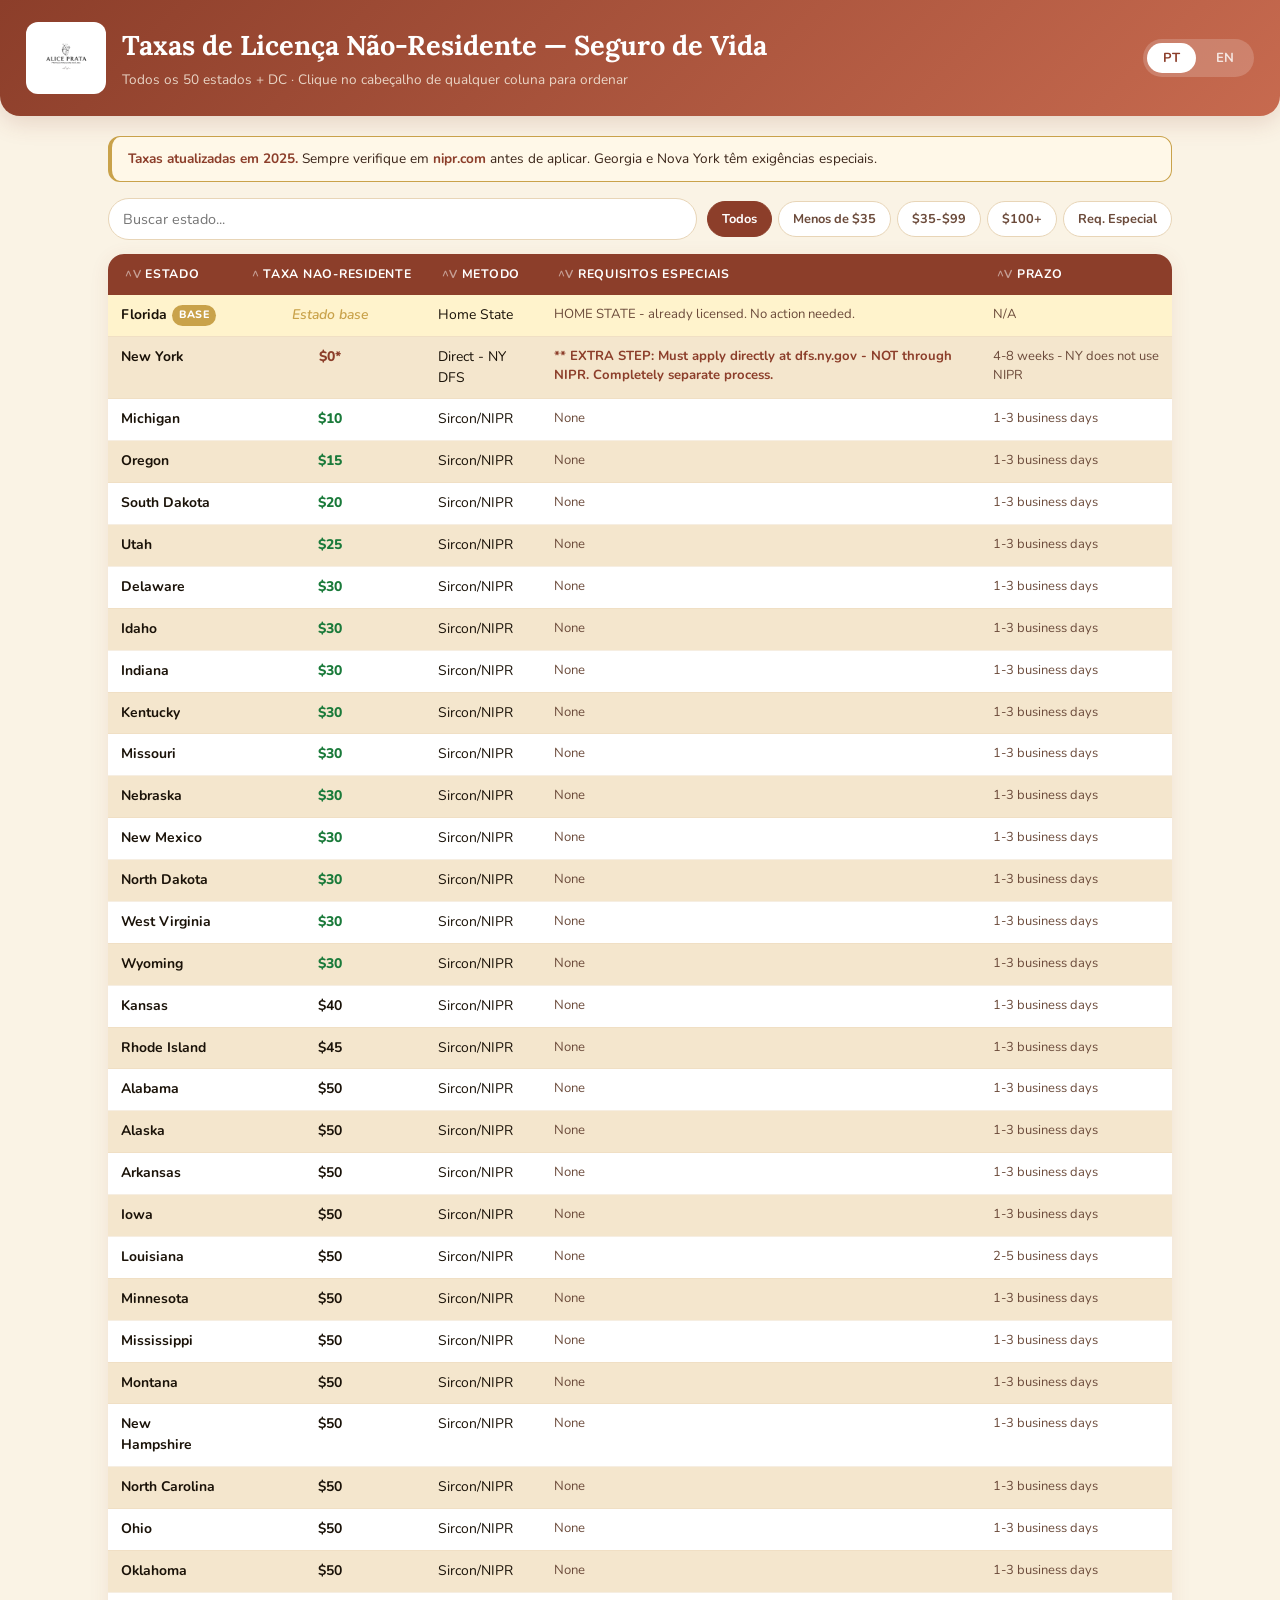
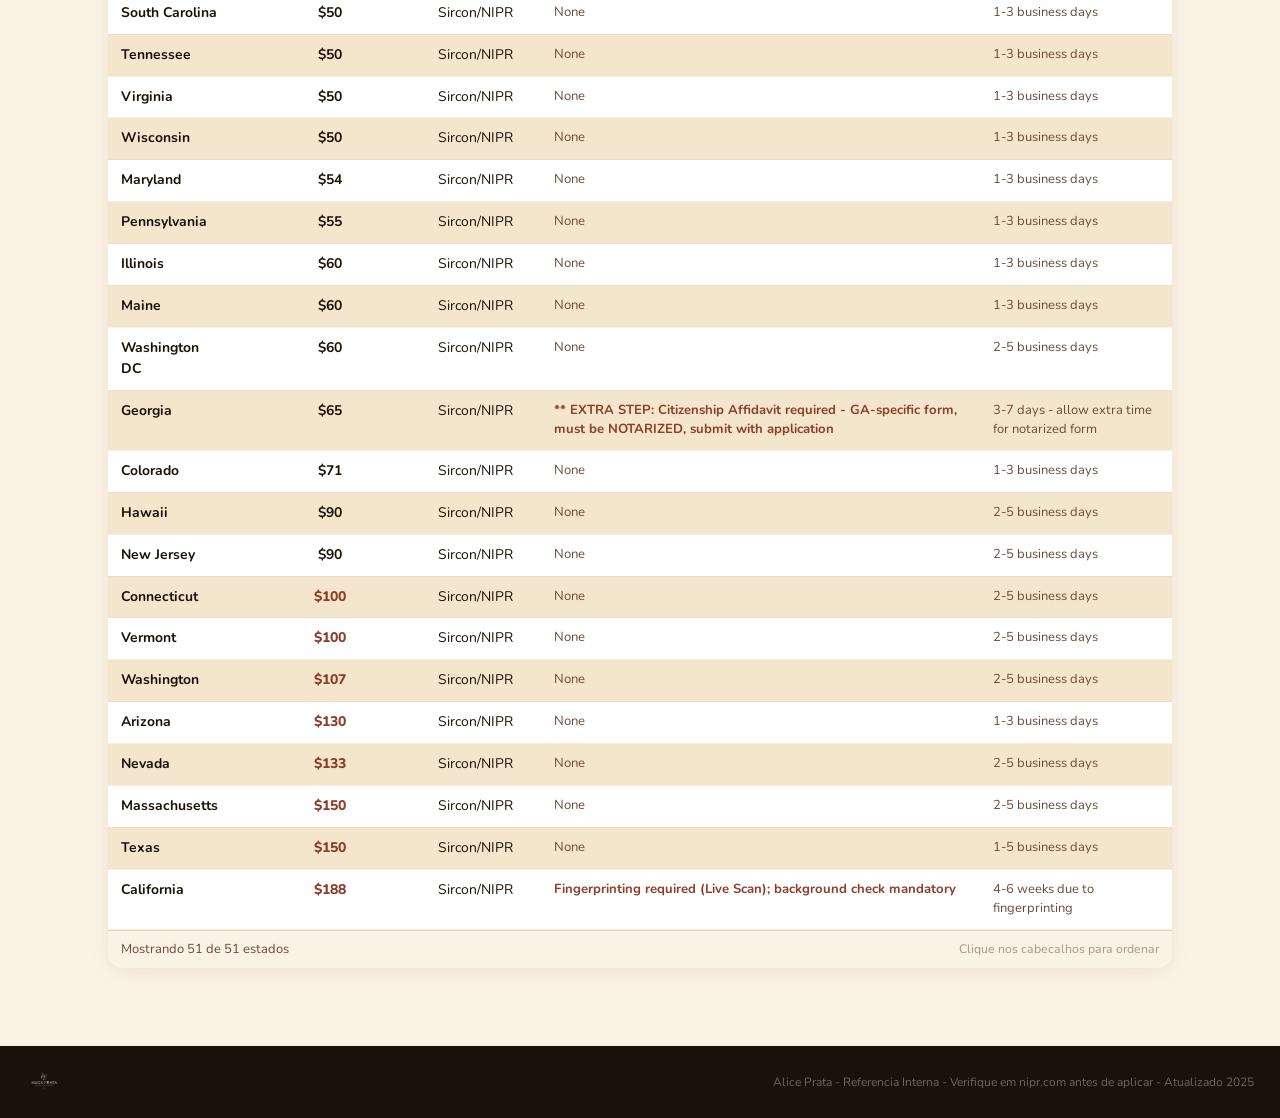
<file: state-licensing.html>
<!DOCTYPE html>
<html lang="pt-BR">
<head>
<meta charset="UTF-8"/>
<meta name="viewport" content="width=device-width, initial-scale=1.0"/>
<title>Licenciamento por Estado — Alice Prata</title>
<link rel="preconnect" href="https://fonts.googleapis.com">
<link rel="preconnect" href="https://fonts.gstatic.com" crossorigin>
<link href="https://fonts.googleapis.com/css2?family=Lora:wght@600;700&family=Nunito:wght@400;600;700;800&display=swap" rel="stylesheet">
<style>
:root{--terra-deep:#8C3E2A;--terra:#B5553F;--terra-light:#C76A4F;--sand:#E8D5B7;--sand-light:#F4E6CD;--sand-cream:#FAF3E5;--ink:#1A1208;--ink-mid:#3A2418;--ink-soft:#6B4A3A;--ochre:#C9A24A;--white:#FFFFFF;--green:#1a7a3a;}
*{box-sizing:border-box;margin:0;padding:0;}
body{font-family:"Nunito",system-ui,sans-serif;background:var(--sand-cream);color:var(--ink);line-height:1.5;-webkit-font-smoothing:antialiased;}
.en{display:none!important;}
[data-lang="en"] .en{display:block!important;}
[data-lang="en"] .en.ib{display:inline-block!important;}
[data-lang="en"] .pt{display:none!important;}
header{background:linear-gradient(135deg,var(--terra-deep) 0%,var(--terra-light) 100%);padding:22px 26px;display:flex;align-items:center;gap:16px;flex-wrap:wrap;border-radius:0 0 20px 20px;box-shadow:0 6px 24px rgba(140,62,42,0.18);}
.header-logo{height:72px;background:var(--white);border-radius:12px;padding:8px 12px;flex-shrink:0;}
header h1{font-family:"Lora",serif;font-size:clamp(1.2rem,3vw,1.7rem);font-weight:700;color:var(--white);margin-bottom:4px;}
header p{color:rgba(250,243,229,0.82);font-size:0.85rem;}
.header-right{margin-left:auto;display:flex;align-items:center;gap:8px;}
.lang-toggle{display:flex;gap:4px;background:rgba(255,255,255,0.18);border-radius:999px;padding:4px;}
.lang-btn{padding:6px 16px;border-radius:999px;border:none;cursor:pointer;font-family:"Nunito",sans-serif;font-size:0.82rem;font-weight:700;transition:all 0.2s;background:transparent;color:rgba(255,255,255,0.8);}
.lang-btn.active{background:var(--white);color:var(--terra-deep);}
main{max-width:1100px;margin:0 auto;padding:20px 18px 60px;}
.disclaimer{background:#FFF8E8;border:1px solid var(--ochre);border-left:4px solid var(--ochre);border-radius:12px;padding:12px 16px;margin-bottom:16px;font-size:0.85rem;color:var(--ink-mid);}
.disclaimer strong{color:var(--terra-deep);}
.controls{display:flex;flex-wrap:wrap;gap:10px;align-items:center;margin-bottom:14px;}
.search-box{flex:1;min-width:200px;padding:10px 14px;border:1.5px solid var(--sand);border-radius:999px;font-family:"Nunito",sans-serif;font-size:0.9rem;color:var(--ink);background:var(--white);outline:none;transition:border-color 0.15s;}
.search-box:focus{border-color:var(--terra);}
.filter-btns{display:flex;gap:6px;flex-wrap:wrap;}
.fbtn{padding:8px 14px;border-radius:999px;border:1.5px solid var(--sand);background:var(--white);color:var(--ink-soft);font-family:"Nunito",sans-serif;font-weight:700;font-size:0.8rem;cursor:pointer;transition:all 0.15s;}
.fbtn.active{background:var(--terra-deep);color:var(--white);border-color:var(--terra-deep);}
.fbtn:hover:not(.active){background:var(--sand-light);}
.table-wrap{background:var(--white);border-radius:16px;overflow:hidden;box-shadow:0 4px 20px rgba(140,62,42,0.09);}
table{width:100%;border-collapse:collapse;font-size:0.87rem;}
thead{background:var(--terra-deep);}
th{padding:11px 13px;text-align:left;font-family:"Nunito",sans-serif;font-weight:700;font-size:0.77rem;color:var(--white);letter-spacing:0.06em;text-transform:uppercase;cursor:pointer;user-select:none;white-space:nowrap;}
th:hover{background:var(--terra);}
th .sa{display:inline-block;margin-left:4px;opacity:0.5;font-size:0.72rem;}
th.sorted-asc .sa::after{content:"^";opacity:1;}
th.sorted-desc .sa::after{content:"v";opacity:1;}
th:not(.sorted-asc):not(.sorted-desc) .sa::after{content:"^v";}
tbody tr:nth-child(even){background:var(--sand-light);}
tbody tr:nth-child(odd){background:var(--white);}
tbody tr.home-state{background:#FFF3CC!important;}
tbody tr:hover{background:var(--sand)!important;}
td{padding:10px 13px;vertical-align:top;border-bottom:1px solid rgba(232,213,183,0.4);}
.fee-low{color:var(--green);font-weight:800;}
.fee-mid{color:var(--ink);font-weight:700;}
.fee-high{color:var(--terra-deep);font-weight:800;}
.fee-special{color:var(--ochre);font-style:italic;font-weight:600;}
.special-flag{color:var(--terra-deep);font-weight:700;font-size:0.82rem;}
.special-none{color:var(--ink-soft);font-size:0.82rem;}
.notes-cell{color:var(--ink-soft);font-size:0.81rem;}
.home-badge{display:inline-block;background:var(--ochre);color:var(--white);font-size:0.67rem;font-weight:800;padding:2px 7px;border-radius:999px;letter-spacing:0.05em;text-transform:uppercase;margin-left:5px;vertical-align:middle;}
.count-bar{display:flex;justify-content:space-between;align-items:center;padding:9px 13px;background:var(--sand-cream);border-top:1px solid var(--sand);font-size:0.81rem;color:var(--ink-soft);}
.no-results{text-align:center;padding:44px;color:var(--ink-soft);font-style:italic;}
footer{background:var(--ink);padding:18px 26px;display:flex;align-items:center;gap:13px;flex-wrap:wrap;justify-content:space-between;margin-top:18px;}
footer img{height:36px;filter:invert(1);opacity:0.8;}
footer p{color:rgba(250,243,229,0.38);font-size:0.75rem;}
@media(max-width:700px){th:nth-child(3),td:nth-child(3){display:none;}}
</style>
</head>
<body data-lang="pt">
<header>
  <img src="alice-prata-logo.png" alt="Alice Prata" class="header-logo"/>
  <div>
    <h1 class="pt">Taxas de Licença Não-Residente — Seguro de Vida</h1>
    <h1 class="en">Non-Resident Life Insurance License Fees</h1>
    <p class="pt">Todos os 50 estados + DC · Clique no cabeçalho de qualquer coluna para ordenar</p>
    <p class="en">All 50 states + DC · Click any column header to sort</p>
  </div>
  <div class="header-right">
    <div class="lang-toggle">
      <button class="lang-btn active" id="btnPT" onclick="setLang('pt')">PT</button>
      <button class="lang-btn" id="btnEN" onclick="setLang('en')">EN</button>
    </div>
  </div>
</header>
<main>
  <div class="disclaimer">
    <strong class="pt">Taxas atualizadas em 2025.</strong>
    <strong class="en">Fees current as of 2025.</strong>
    <span class="pt"> Sempre verifique em <strong>nipr.com</strong> antes de aplicar. Georgia e Nova York têm exigências especiais.</span>
    <span class="en"> Always verify at <strong>nipr.com</strong> before applying. Georgia and New York have additional requirements.</span>
  </div>
  <div class="controls">
    <input type="text" class="search-box" id="searchBox" oninput="applyFilters()" placeholder="Buscar estado..."/>
    <div class="filter-btns" id="filterBtns"></div>
  </div>
  <div class="table-wrap">
    <table id="licenseTable">
      <thead><tr id="tableHeaders"></tr></thead>
      <tbody id="tableBody"></tbody>
    </table>
    <div class="count-bar">
      <span id="countLabel"></span>
      <span class="pt" style="font-size:0.77rem;opacity:0.55;">Clique nos cabecalhos para ordenar</span>
      <span class="en" style="font-size:0.77rem;opacity:0.55;">Click headers to sort</span>
    </div>
  </div>
</main>
<footer>
  <img src="alice-prata-logo.png" alt="Alice Prata"/>
  <p class="pt">Alice Prata - Referencia Interna - Verifique em nipr.com antes de aplicar - Atualizado 2025</p>
  <p class="en">Alice Prata - Internal Reference - Verify at nipr.com before applying - Updated 2025</p>
</footer>
<script>
var RAW = [
["Alabama",50,"Sircon/NIPR","None","1-3 business days"],
["Alaska",50,"Sircon/NIPR","None","1-3 business days"],
["Arizona",130,"Sircon/NIPR","None","1-3 business days"],
["Arkansas",50,"Sircon/NIPR","None","1-3 business days"],
["California",188,"Sircon/NIPR","Fingerprinting required (Live Scan); background check mandatory","4-6 weeks due to fingerprinting"],
["Colorado",71,"Sircon/NIPR","None","1-3 business days"],
["Connecticut",100,"Sircon/NIPR","None","2-5 business days"],
["Delaware",30,"Sircon/NIPR","None","1-3 business days"],
["Florida",0,"Home State","HOME STATE - already licensed. No action needed.","N/A"],
["Georgia",65,"Sircon/NIPR","** EXTRA STEP: Citizenship Affidavit required - GA-specific form, must be NOTARIZED, submit with application","3-7 days - allow extra time for notarized form"],
["Hawaii",90,"Sircon/NIPR","None","2-5 business days"],
["Idaho",30,"Sircon/NIPR","None","1-3 business days"],
["Illinois",60,"Sircon/NIPR","None","1-3 business days"],
["Indiana",30,"Sircon/NIPR","None","1-3 business days"],
["Iowa",50,"Sircon/NIPR","None","1-3 business days"],
["Kansas",40,"Sircon/NIPR","None","1-3 business days"],
["Kentucky",30,"Sircon/NIPR","None","1-3 business days"],
["Louisiana",50,"Sircon/NIPR","None","2-5 business days"],
["Maine",60,"Sircon/NIPR","None","1-3 business days"],
["Maryland",54,"Sircon/NIPR","None","1-3 business days"],
["Massachusetts",150,"Sircon/NIPR","None","2-5 business days"],
["Michigan",10,"Sircon/NIPR","None","1-3 business days"],
["Minnesota",50,"Sircon/NIPR","None","1-3 business days"],
["Mississippi",50,"Sircon/NIPR","None","1-3 business days"],
["Missouri",30,"Sircon/NIPR","None","1-3 business days"],
["Montana",50,"Sircon/NIPR","None","1-3 business days"],
["Nebraska",30,"Sircon/NIPR","None","1-3 business days"],
["Nevada",133,"Sircon/NIPR","None","2-5 business days"],
["New Hampshire",50,"Sircon/NIPR","None","1-3 business days"],
["New Jersey",90,"Sircon/NIPR","None","2-5 business days"],
["New Mexico",30,"Sircon/NIPR","None","1-3 business days"],
["New York",0,"Direct - NY DFS","** EXTRA STEP: Must apply directly at dfs.ny.gov - NOT through NIPR. Completely separate process.","4-8 weeks - NY does not use NIPR"],
["North Carolina",50,"Sircon/NIPR","None","1-3 business days"],
["North Dakota",30,"Sircon/NIPR","None","1-3 business days"],
["Ohio",50,"Sircon/NIPR","None","1-3 business days"],
["Oklahoma",50,"Sircon/NIPR","None","1-3 business days"],
["Oregon",15,"Sircon/NIPR","None","1-3 business days"],
["Pennsylvania",55,"Sircon/NIPR","None","1-3 business days"],
["Rhode Island",45,"Sircon/NIPR","None","1-3 business days"],
["South Carolina",50,"Sircon/NIPR","None","1-3 business days"],
["South Dakota",20,"Sircon/NIPR","None","1-3 business days"],
["Tennessee",50,"Sircon/NIPR","None","1-3 business days"],
["Texas",150,"Sircon/NIPR","None","1-5 business days"],
["Utah",25,"Sircon/NIPR","None","1-3 business days"],
["Vermont",100,"Sircon/NIPR","None","2-5 business days"],
["Virginia",50,"Sircon/NIPR","None","1-3 business days"],
["Washington",107,"Sircon/NIPR","None","2-5 business days"],
["Washington DC",60,"Sircon/NIPR","None","2-5 business days"],
["West Virginia",30,"Sircon/NIPR","None","1-3 business days"],
["Wisconsin",50,"Sircon/NIPR","None","1-3 business days"],
["Wyoming",30,"Sircon/NIPR","None","1-3 business days"]
];

var sortCol=1,sortAsc=true,activeFilter='all';

function isEN(){return document.body.dataset.lang==='en';}

var LABELS={
  pt:{state:'Estado',fee:'Taxa Nao-Residente',method:'Metodo',special:'Requisitos Especiais',notes:'Prazo',all:'Todos',low:'Menos de $35',mid:'$35-$99',high:'$100+',spec:'Req. Especial',showing:'Mostrando',of:'de',states:'estados'},
  en:{state:'State',fee:'Non-Res Fee',method:'Method',special:'Special Requirements',notes:'Processing Time',all:'All States',low:'Under $35',mid:'$35-$99',high:'$100+',spec:'Special Req.',showing:'Showing',of:'of',states:'states'}
};

function L(key){return LABELS[isEN()?'en':'pt'][key]||key;}

function setLang(lang){
  document.body.dataset.lang=lang;
  document.getElementById('btnPT').classList.toggle('active',lang==='pt');
  document.getElementById('btnEN').classList.toggle('active',lang==='en');
  document.documentElement.lang=lang==='en'?'en':'pt-BR';
  var sb=document.getElementById('searchBox');
  if(sb) sb.placeholder=isEN()?'Search state...':'Buscar estado...';
  buildUI();
  applyFilters();
}

function buildUI(){
  var hdrs=document.getElementById('tableHeaders');
  if(!hdrs) return;
  var cols=['state','fee','method','special','notes'];
  hdrs.innerHTML=cols.map(function(c,i){return '<th onclick="sortTable('+i+')" id="th'+i+'"><span class="sa"></span> '+L(c)+'</th>';}).join('');
  var allTh=hdrs.querySelectorAll('th');
  if(allTh[sortCol]) allTh[sortCol].classList.add(sortAsc?'sorted-asc':'sorted-desc');
  var fb=document.getElementById('filterBtns');
  if(!fb) return;
  var filters=['all','low','mid','high','spec'];
  fb.innerHTML=filters.map(function(f){return '<button class="fbtn'+(activeFilter===f?' active':'')+'" onclick="setFilter(this,\''+f+'\')">'+L(f)+'</button>';}).join('');
}

function feeDisplay(fee,state){
  if(state==='Florida') return '<em class="fee-special">'+(isEN()?'Home State':'Estado base')+'</em>';
  if(state==='New York') return '<span class="fee-high">$0*</span>';
  if(fee<35) return '<span class="fee-low">$'+fee+'</span>';
  if(fee<100) return '<span class="fee-mid">$'+fee+'</span>';
  return '<span class="fee-high">$'+fee+'</span>';
}

function render(rows){
  var tbody=document.getElementById('tableBody');
  if(!tbody) return;
  if(!rows.length){
    tbody.innerHTML='<tr><td colspan="5" class="no-results">'+(isEN()?'No states match your search.':'Nenhum estado encontrado.')+'</td></tr>';
    document.getElementById('countLabel').textContent='';
    return;
  }
  var html='';
  for(var i=0;i<rows.length;i++){
    var r=rows[i];
    var state=r[0],fee=r[1],method=r[2],special=r[3],notes=r[4];
    var isHome=state==='Florida';
    var hasSpecial=special!=='None'&&special.indexOf('HOME')!==0;
    html+='<tr class="'+(isHome?'home-state':'')+'">'+
      '<td><strong>'+state+'</strong>'+(isHome?'<span class="home-badge">'+(isEN()?'Home':'Base')+'</span>':'')+'</td>'+
      '<td style="text-align:center;">'+feeDisplay(fee,state)+'</td>'+
      '<td>'+method+'</td>'+
      '<td class="'+(hasSpecial?'special-flag':'special-none')+'">'+special+'</td>'+
      '<td class="notes-cell">'+notes+'</td>'+
    '</tr>';
  }
  tbody.innerHTML=html;
  var cl=document.getElementById('countLabel');
  if(cl) cl.textContent=L('showing')+' '+rows.length+' '+L('of')+' '+RAW.length+' '+L('states');
}

function sortTable(col){
  if(sortCol===col){sortAsc=!sortAsc;}else{sortCol=col;sortAsc=true;}
  var allTh=document.querySelectorAll('thead th');
  for(var i=0;i<allTh.length;i++){allTh[i].classList.remove('sorted-asc','sorted-desc');if(i===col)allTh[i].classList.add(sortAsc?'sorted-asc':'sorted-desc');}
  applyFilters();
}

function setFilter(btn,filter){
  activeFilter=filter;
  var btns=document.querySelectorAll('.fbtn');
  for(var i=0;i<btns.length;i++) btns[i].classList.remove('active');
  btn.classList.add('active');
  applyFilters();
}

function applyFilters(){
  var sb=document.getElementById('searchBox');
  var q=sb?sb.value.toLowerCase().trim():'';
  var rows=RAW.slice();
  if(q) rows=rows.filter(function(r){return r[0].toLowerCase().indexOf(q)!==-1;});
  if(activeFilter==='low') rows=rows.filter(function(r){return r[1]<35&&r[0]!=='Florida';});
  else if(activeFilter==='mid') rows=rows.filter(function(r){return r[1]>=35&&r[1]<100;});
  else if(activeFilter==='high') rows=rows.filter(function(r){return r[1]>=100;});
  else if(activeFilter==='spec') rows=rows.filter(function(r){return r[3]!=='None'&&r[3].indexOf('HOME')!==0;});
  rows.sort(function(a,b){
    var av=a[sortCol],bv=b[sortCol];
    if(typeof av==='string'){av=av.toLowerCase();bv=bv.toLowerCase();}
    if(av<bv) return sortAsc?-1:1;
    if(av>bv) return sortAsc?1:-1;
    return 0;
  });
  render(rows);
}

window.onload=function(){
  buildUI();
  applyFilters();
};
</script>
</body>
</html>
</file>
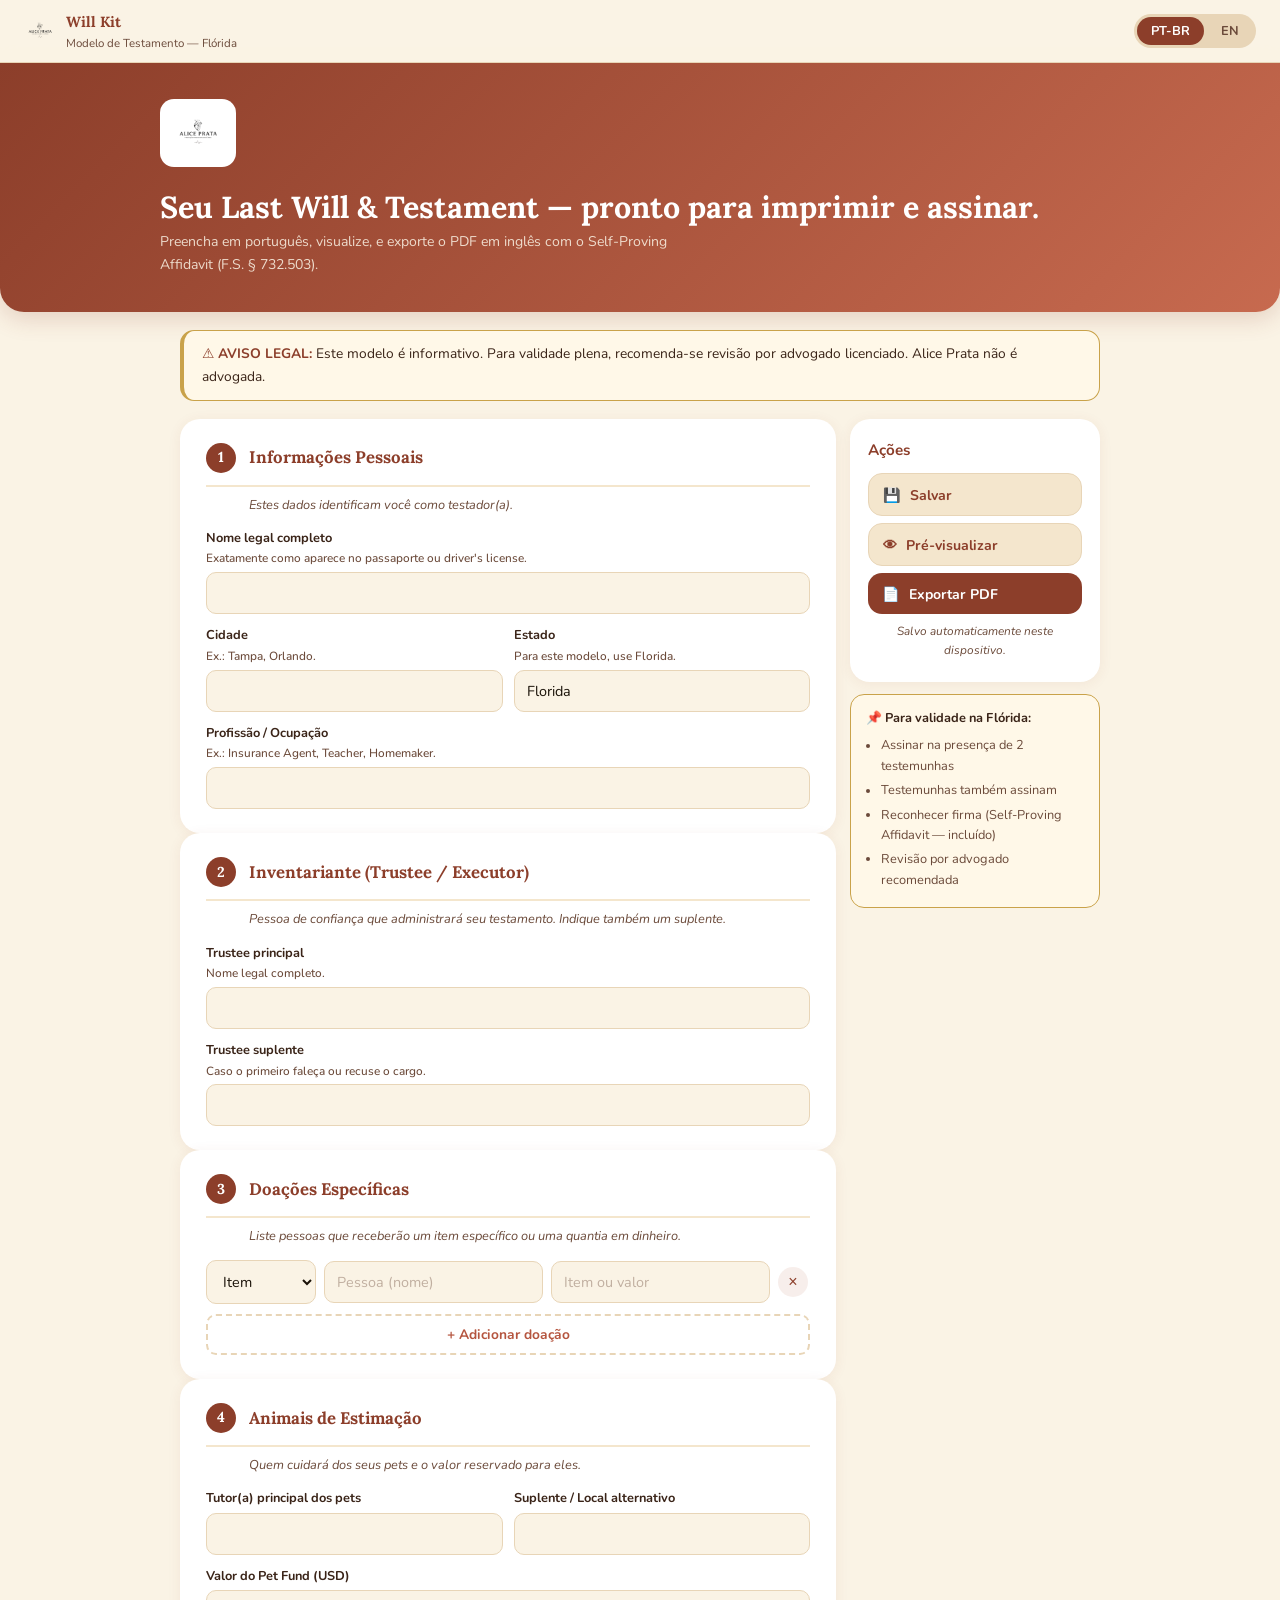
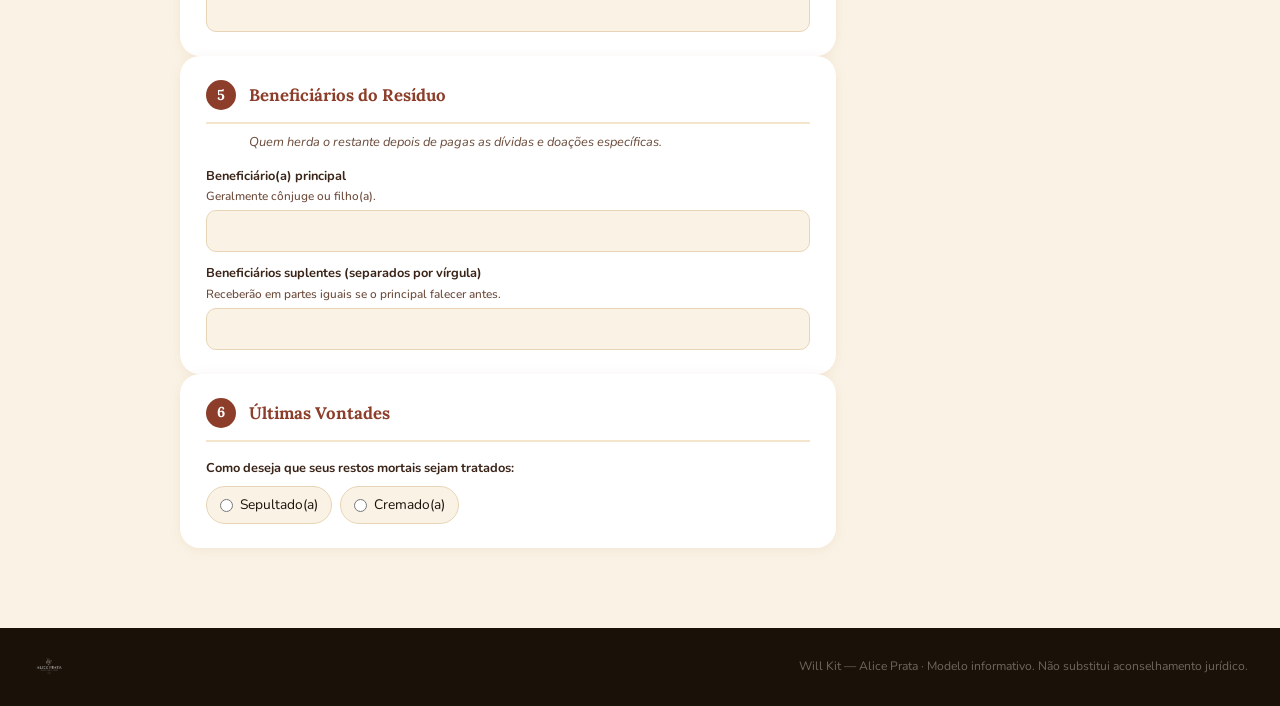
<file: Will-kit.html>
<!DOCTYPE html>

<html lang="pt-BR">
<head>
<meta charset="UTF-8"/>
<meta name="viewport" content="width=device-width, initial-scale=1.0"/>
<title>Will Kit — Alice Prata</title>
<link rel="preconnect" href="https://fonts.googleapis.com">
<link rel="preconnect" href="https://fonts.gstatic.com" crossorigin>
<link href="https://fonts.googleapis.com/css2?family=Lora:ital,wght@0,400;0,600;0,700;1,400&family=Nunito:wght@400;500;600;700;800&display=swap" rel="stylesheet">
<style>
:root{--terra-deep:#8C3E2A;--terra:#B5553F;--terra-light:#C76A4F;--sand:#E8D5B7;--sand-light:#F4E6CD;--sand-cream:#FAF3E5;--ink:#1A1208;--ink-mid:#3A2418;--ink-soft:#6B4A3A;--ochre:#C9A24A;--white:#FFFFFF;--r:14px;--r-lg:20px;}
*{box-sizing:border-box;margin:0;padding:0;}
body{font-family:'Nunito',system-ui,sans-serif;background:var(--sand-cream);color:var(--ink);line-height:1.6;-webkit-font-smoothing:antialiased;}
h1,h2,h3{font-family:'Lora',Georgia,serif;line-height:1.2;}
.topbar{position:sticky;top:0;z-index:100;background:rgba(250,243,229,0.97);backdrop-filter:blur(8px);border-bottom:1px solid var(--sand);padding:10px 24px;display:flex;align-items:center;justify-content:space-between;gap:12px;flex-wrap:wrap;}
.topbar-brand{display:flex;align-items:center;gap:10px;}
.topbar-brand img{height:32px;}
.topbar-brand .title{font-family:'Lora',serif;font-weight:700;font-size:0.92rem;color:var(--terra-deep);}
.topbar-brand .subtitle{font-size:0.72rem;color:var(--ink-soft);}
.topbar-right{display:flex;align-items:center;gap:8px;}
.lang-toggle{display:flex;gap:3px;background:var(--sand);border-radius:999px;padding:3px;}
.lang-btn{font-family:'Nunito',sans-serif;font-weight:700;font-size:0.8rem;padding:5px 14px;border-radius:999px;border:none;cursor:pointer;background:transparent;color:var(--ink-soft);transition:all 0.15s;}
.lang-btn.active{background:var(--terra-deep);color:var(--white);}
.hero{background:linear-gradient(135deg,var(--terra-deep) 0%,var(--terra-light) 100%);padding:36px 32px;border-radius:0 0 24px 24px;box-shadow:0 6px 24px rgba(140,62,42,0.2);}
.hero-inner{max-width:960px;margin:0 auto;display:flex;align-items:center;gap:22px;flex-wrap:wrap;}
.hero img{height:68px;background:var(--white);border-radius:14px;padding:8px 12px;flex-shrink:0;}
.hero h1{font-family:'Lora',serif;font-size:clamp(1.3rem,3vw,1.9rem);font-weight:700;color:var(--white);margin-bottom:6px;}
.hero p{color:rgba(250,243,229,0.85);font-size:0.88rem;max-width:540px;}
.disclaimer-wrap{max-width:960px;margin:18px auto;padding:0 20px;}
.disclaimer{background:#FFF8E8;border:1px solid var(--ochre);border-left:4px solid var(--ochre);border-radius:var(--r);padding:12px 18px;font-size:0.86rem;color:var(--ink-mid);}
.disclaimer strong{color:var(--terra-deep);}
.page{max-width:960px;margin:0 auto;padding:0 20px 80px;display:grid;grid-template-columns:1fr;gap:14px;}
@media(min-width:860px){.page{grid-template-columns:1fr 250px;align-items:start;}}
.form-col{display:flex;flex-direction:column;gap:14px;}
.section{background:var(--white);border-radius:var(--r-lg);padding:24px 26px;box-shadow:0 2px 14px rgba(140,62,42,0.07);}
.section-header{display:flex;align-items:center;gap:13px;margin-bottom:16px;padding-bottom:12px;border-bottom:2px solid var(--sand-light);}
.section-num{width:30px;height:30px;border-radius:50%;flex-shrink:0;background:var(--terra-deep);color:var(--white);font-family:'Lora',serif;font-weight:700;font-size:0.9rem;display:flex;align-items:center;justify-content:center;}
.section-header h2{font-size:1.05rem;font-weight:700;color:var(--terra-deep);margin:0;}
.section-desc{font-size:0.8rem;color:var(--ink-soft);font-style:italic;margin:-8px 0 13px 43px;}
.field-grid{display:grid;gap:11px;}
.field-grid-2{grid-template-columns:1fr 1fr;}
@media(max-width:560px){.field-grid-2{grid-template-columns:1fr;}}
label.field{display:block;}
.lbl{display:block;font-size:0.8rem;font-weight:700;color:var(--ink-mid);margin-bottom:4px;}
.lbl .sub{font-weight:500;color:var(--ink-soft);font-size:0.74rem;display:block;margin-top:1px;}
input.fi,select.fi,textarea.fi{width:100%;padding:10px 12px;border:1.5px solid var(--sand);border-radius:10px;font-family:'Nunito',sans-serif;font-size:0.9rem;color:var(--ink);background:var(--sand-cream);transition:border-color 0.15s;outline:none;resize:vertical;}
input.fi:focus,select.fi:focus,textarea.fi:focus{border-color:var(--terra);background:var(--white);}
input.fi::placeholder,textarea.fi::placeholder{color:var(--ink-soft);opacity:0.4;}
.gifts-list{display:flex;flex-direction:column;gap:8px;margin-bottom:10px;}
.gift-row{display:grid;grid-template-columns:110px 1fr 1fr 32px;gap:8px;align-items:center;}
@media(max-width:560px){.gift-row{grid-template-columns:1fr 1fr;}}
.gift-del{width:30px;height:30px;border-radius:50%;border:none;cursor:pointer;background:rgba(181,85,63,0.1);color:var(--terra-deep);font-size:1rem;display:flex;align-items:center;justify-content:center;flex-shrink:0;}
.gift-del:hover{background:var(--terra-deep);color:var(--white);}
.add-row-btn{width:100%;padding:9px;border-radius:10px;border:2px dashed var(--sand);background:transparent;color:var(--terra);font-family:'Nunito',sans-serif;font-weight:700;font-size:0.86rem;cursor:pointer;transition:all 0.15s;}
.add-row-btn:hover{border-color:var(--terra);background:rgba(181,85,63,0.05);}
.radio-group{display:flex;flex-wrap:wrap;gap:8px;margin-top:4px;}
.radio-opt{display:flex;align-items:center;gap:7px;cursor:pointer;background:var(--sand-cream);border:1.5px solid var(--sand);border-radius:999px;padding:7px 13px;font-size:0.86rem;transition:all 0.15s;}
.radio-opt input{width:13px;height:13px;accent-color:var(--terra-deep);}
.radio-opt:has(input:checked){background:rgba(181,85,63,0.1);border-color:var(--terra);color:var(--terra-deep);font-weight:700;}
.sidebar{display:flex;flex-direction:column;gap:12px;position:sticky;top:68px;}
.actions-card{background:var(--white);border-radius:var(--r-lg);padding:22px 18px;box-shadow:0 2px 14px rgba(140,62,42,0.07);}
.actions-card h3{font-size:0.95rem;font-weight:700;color:var(--terra-deep);margin-bottom:14px;font-family:'Nunito',sans-serif;}
.action-btn{width:100%;padding:11px 14px;border-radius:var(--r);border:none;cursor:pointer;font-family:'Nunito',sans-serif;font-weight:700;font-size:0.88rem;display:flex;align-items:center;gap:9px;margin-bottom:7px;transition:all 0.15s;}
.action-btn:last-child{margin-bottom:0;}
.btn-save,.btn-preview,.btn-print{background:var(--sand-light);color:var(--terra-deep);border:1px solid var(--sand);}
.btn-save:hover,.btn-preview:hover,.btn-print:hover{background:var(--sand);}
.btn-export{background:var(--terra-deep);color:var(--white);}
.btn-export:hover{background:var(--terra);}
.save-note{font-size:0.74rem;color:var(--ink-soft);font-style:italic;margin-top:8px;text-align:center;}
.legal-note{background:#FFF8E8;border:1px solid var(--ochre);border-radius:var(--r);padding:13px 15px;font-size:0.8rem;color:var(--ink-mid);}
.legal-note ul{padding-left:15px;margin-top:7px;}
.legal-note li{margin-bottom:4px;color:var(--ink-soft);}
.modal{display:none;position:fixed;inset:0;z-index:200;background:rgba(26,18,8,0.72);backdrop-filter:blur(4px);overflow-y:auto;padding:36px 20px;}
.modal.open{display:flex;align-items:flex-start;justify-content:center;}
.modal-inner{background:var(--white);border-radius:var(--r-lg);max-width:680px;width:100%;padding:36px;font-family:'Times New Roman',serif;font-size:12pt;line-height:1.55;position:relative;}
.modal-close{position:absolute;top:14px;right:14px;width:30px;height:30px;border-radius:50%;border:none;cursor:pointer;background:var(--sand);color:var(--ink);font-size:1rem;display:flex;align-items:center;justify-content:center;}
.modal-inner h2{font-size:15pt;text-align:center;margin-bottom:18px;font-family:'Times New Roman',serif;}
.will-clause{margin-bottom:10px;}
.will-clause-num{font-weight:700;}
.sig-line{display:inline-block;min-width:260px;border-bottom:1px solid #333;margin:14px 0 4px;}
footer{background:var(--ink);padding:22px 32px;display:flex;align-items:center;gap:16px;flex-wrap:wrap;justify-content:space-between;}
footer img{height:34px;filter:invert(1);opacity:0.8;}
footer p{color:rgba(250,243,229,0.38);font-size:0.76rem;}
@media print{.topbar,.sidebar,.modal,.add-row-btn,.gift-del{display:none!important;}body{background:#fff;}.hero{background:#fff;border-bottom:2px solid var(--terra-deep);border-radius:0;box-shadow:none;padding:14px 0;}.hero h1{color:var(--terra-deep)!important;}.section{box-shadow:none;border:1px solid var(--sand);break-inside:avoid;margin-bottom:10px;}.page{display:block;}}
/* Lang */
body[data-lang="en"] .pt-content{display:none;}
body[data-lang="pt"] .en-content{display:none;}
</style>
</head>
<body data-lang="pt">

<div class="topbar">
  <div class="topbar-brand">
    <img src="alice-prata-logo.png" alt="Alice Prata"/>
    <div>
      <div class="title">Will Kit</div>
      <div class="subtitle pt-content">Modelo de Testamento — Flórida</div>
      <div class="subtitle en-content">Will Template — Florida</div>
    </div>
  </div>
  <div class="topbar-right">
    <span id="saveNote" style="font-size:0.78rem;color:var(--terra);display:none;"></span>
    <div class="lang-toggle">
      <button class="lang-btn active" id="btnPT" onclick="setLang('pt')">PT-BR</button>
      <button class="lang-btn" id="btnEN" onclick="setLang('en')">EN</button>
    </div>
  </div>
</div>

<header class="hero">
  <div class="hero-inner">
    <img src="alice-prata-logo.png" alt="Alice Prata"/>
    <div>
      <h1 class="pt-content">Seu Last Will &amp; Testament — pronto para imprimir e assinar.</h1>
      <h1 class="en-content">Your Last Will &amp; Testament — ready to print and sign.</h1>
      <p class="pt-content">Preencha em português, visualize, e exporte o PDF em inglês com o Self-Proving Affidavit (F.S. § 732.503).</p>
      <p class="en-content">Fill out the form, preview, and export the English PDF with the Self-Proving Affidavit (F.S. § 732.503).</p>
    </div>
  </div>
</header>

<div class="disclaimer-wrap">
  <div class="disclaimer">
    <strong>⚠️ <span class="pt-content">AVISO LEGAL:</span><span class="en-content">LEGAL NOTICE:</span></strong>
    <span class="pt-content"> Este modelo é informativo. Para validade plena, recomenda-se revisão por advogado licenciado. Alice Prata não é advogada.</span>
    <span class="en-content"> This template is informational. For full legal validity, review by a licensed attorney is recommended. Alice Prata is not an attorney.</span>
  </div>
</div>

<div class="page">
<div class="form-col">
<form id="willForm">

<!-- 1 -->

<div class="section">
  <div class="section-header"><div class="section-num">1</div>
    <h2 class="pt-content">Informações Pessoais</h2>
    <h2 class="en-content">Personal Information</h2>
  </div>
  <p class="section-desc pt-content">Estes dados identificam você como testador(a).</p>
  <p class="section-desc en-content">These details identify you as the testator.</p>
  <div class="field-grid field-grid-2">
    <label class="field" style="grid-column:1/-1;">
      <span class="lbl pt-content">Nome legal completo<span class="sub">Exatamente como aparece no passaporte ou driver's license.</span></span>
      <span class="lbl en-content">Full legal name<span class="sub">Exactly as it appears on passport or driver's license.</span></span>
      <input id="w_name" class="fi" type="text"/>
    </label>
    <label class="field">
      <span class="lbl pt-content">Cidade<span class="sub">Ex.: Tampa, Orlando.</span></span>
      <span class="lbl en-content">City<span class="sub">E.g.: Tampa, Orlando.</span></span>
      <input id="w_city" class="fi" type="text"/>
    </label>
    <label class="field">
      <span class="lbl pt-content">Estado<span class="sub">Para este modelo, use Florida.</span></span>
      <span class="lbl en-content">State<span class="sub">For this template, use Florida.</span></span>
      <input id="w_state" class="fi" type="text" value="Florida"/>
    </label>
    <label class="field" style="grid-column:1/-1;">
      <span class="lbl pt-content">Profissão / Ocupação<span class="sub">Ex.: Insurance Agent, Teacher, Homemaker.</span></span>
      <span class="lbl en-content">Employment / Occupation<span class="sub">E.g.: Insurance Agent, Teacher, Homemaker.</span></span>
      <input id="w_job" class="fi" type="text"/>
    </label>
  </div>
</div>

<!-- 2 -->

<div class="section">
  <div class="section-header"><div class="section-num">2</div>
    <h2 class="pt-content">Inventariante (Trustee / Executor)</h2>
    <h2 class="en-content">Trustee / Executor</h2>
  </div>
  <p class="section-desc pt-content">Pessoa de confiança que administrará seu testamento. Indique também um suplente.</p>
  <p class="section-desc en-content">Trusted person who will administer your will. Also indicate a backup.</p>
  <div class="field-grid">
    <label class="field">
      <span class="lbl pt-content">Trustee principal<span class="sub">Nome legal completo.</span></span>
      <span class="lbl en-content">Primary Trustee<span class="sub">Full legal name.</span></span>
      <input id="w_trustee" class="fi" type="text"/>
    </label>
    <label class="field">
      <span class="lbl pt-content">Trustee suplente<span class="sub">Caso o primeiro faleça ou recuse o cargo.</span></span>
      <span class="lbl en-content">Backup Trustee<span class="sub">In case the first predeceases or declines.</span></span>
      <input id="w_trustee2" class="fi" type="text"/>
    </label>
  </div>
</div>

<!-- 3 -->

<div class="section">
  <div class="section-header"><div class="section-num">3</div>
    <h2 class="pt-content">Doações Específicas</h2>
    <h2 class="en-content">Specific Gifts</h2>
  </div>
  <p class="section-desc pt-content">Liste pessoas que receberão um item específico ou uma quantia em dinheiro.</p>
  <p class="section-desc en-content">List people who will receive a specific item or sum of money.</p>
  <div class="gifts-list" id="giftsList"></div>
  <button type="button" class="add-row-btn" id="addGiftBtn" onclick="addGift()"></button>
</div>

<!-- 4 -->

<div class="section">
  <div class="section-header"><div class="section-num">4</div>
    <h2 class="pt-content">Animais de Estimação</h2>
    <h2 class="en-content">Pets</h2>
  </div>
  <p class="section-desc pt-content">Quem cuidará dos seus pets e o valor reservado para eles.</p>
  <p class="section-desc en-content">Who will care for your pets and funds reserved for their care.</p>
  <div class="field-grid field-grid-2">
    <label class="field">
      <span class="lbl pt-content">Tutor(a) principal dos pets</span>
      <span class="lbl en-content">Primary Pet Guardian</span>
      <input id="w_pet1" class="fi" type="text"/>
    </label>
    <label class="field">
      <span class="lbl pt-content">Suplente / Local alternativo</span>
      <span class="lbl en-content">Backup / Alternative location</span>
      <input id="w_pet2" class="fi" type="text"/>
    </label>
    <label class="field" style="grid-column:1/-1;">
      <span class="lbl pt-content">Valor do Pet Fund (USD)</span>
      <span class="lbl en-content">Pet Fund Amount (USD)</span>
      <input id="w_petfund" class="fi" type="text"/>
    </label>
  </div>
</div>

<!-- 5 -->

<div class="section">
  <div class="section-header"><div class="section-num">5</div>
    <h2 class="pt-content">Beneficiários do Resíduo</h2>
    <h2 class="en-content">Residue Beneficiaries</h2>
  </div>
  <p class="section-desc pt-content">Quem herda o restante depois de pagas as dívidas e doações específicas.</p>
  <p class="section-desc en-content">Who inherits the remainder after debts and specific gifts are paid.</p>
  <div class="field-grid">
    <label class="field">
      <span class="lbl pt-content">Beneficiário(a) principal<span class="sub">Geralmente cônjuge ou filho(a).</span></span>
      <span class="lbl en-content">Primary beneficiary<span class="sub">Usually spouse or child.</span></span>
      <input id="w_res1" class="fi" type="text"/>
    </label>
    <label class="field">
      <span class="lbl pt-content">Beneficiários suplentes (separados por vírgula)<span class="sub">Receberão em partes iguais se o principal falecer antes.</span></span>
      <span class="lbl en-content">Backup beneficiaries (comma-separated)<span class="sub">Receive in equal shares if primary predeceases.</span></span>
      <input id="w_res2" class="fi" type="text"/>
    </label>
  </div>
</div>

<!-- 6 -->

<div class="section">
  <div class="section-header"><div class="section-num">6</div>
    <h2 class="pt-content">Últimas Vontades</h2>
    <h2 class="en-content">Final Wishes</h2>
  </div>
  <p class="lbl pt-content" style="margin-bottom:8px;">Como deseja que seus restos mortais sejam tratados:</p>
  <p class="lbl en-content" style="margin-bottom:8px;">How you wish your remains to be treated:</p>
  <div class="radio-group">
    <label class="radio-opt"><input type="radio" name="burial" value="buried"/>
      <span class="pt-content">Sepultado(a)</span><span class="en-content">Buried</span>
    </label>
    <label class="radio-opt"><input type="radio" name="burial" value="cremated"/>
      <span class="pt-content">Cremado(a)</span><span class="en-content">Cremated</span>
    </label>
  </div>
</div>

</form>
</div>

<!-- SIDEBAR -->

<div class="sidebar">
  <div class="actions-card">
    <h3 class="pt-content">Ações</h3>
    <h3 class="en-content">Actions</h3>
    <button class="action-btn btn-save" onclick="saveData()">
      💾 <span class="pt-content">Salvar</span><span class="en-content">Save</span>
    </button>
    <button class="action-btn btn-preview" onclick="openPreview()">
      👁 <span class="pt-content">Pré-visualizar</span><span class="en-content">Preview</span>
    </button>
    <button class="action-btn btn-export" onclick="exportPrint()">
      📄 <span class="pt-content">Exportar PDF</span><span class="en-content">Export PDF</span>
    </button>
    <p class="save-note pt-content">Salvo automaticamente neste dispositivo.</p>
    <p class="save-note en-content">Auto-saved on this device.</p>
  </div>
  <div class="legal-note">
    <strong class="pt-content">📌 Para validade na Flórida:</strong>
    <strong class="en-content">📌 For validity in Florida:</strong>
    <ul class="pt-content"><li>Assinar na presença de 2 testemunhas</li><li>Testemunhas também assinam</li><li>Reconhecer firma (Self-Proving Affidavit — incluído)</li><li>Revisão por advogado recomendada</li></ul>
    <ul class="en-content"><li>Sign in presence of 2 witnesses</li><li>Both witnesses also sign</li><li>Notarize (Self-Proving Affidavit — included)</li><li>Attorney review recommended</li></ul>
  </div>
</div>
</div>

<div class="modal" id="previewModal">
  <div class="modal-inner">
    <button class="modal-close" onclick="closePreview()">✕</button>
    <div id="previewContent"></div>
  </div>
</div>

<footer>
  <img src="alice-prata-logo.png" alt="Alice Prata"/>
  <p class="pt-content">Will Kit — Alice Prata · Modelo informativo. Não substitui aconselhamento jurídico.</p>
  <p class="en-content">Will Kit — Alice Prata · Informational template. Does not replace legal advice.</p>
</footer>

<script>
const SAVE_KEY='ap_will_v2';
const isEN=()=>document.body.dataset.lang==='en';

function setLang(lang){
  document.body.dataset.lang=lang;
  document.getElementById('btnPT').classList.toggle('active',lang==='pt');
  document.getElementById('btnEN').classList.toggle('active',lang==='en');
  document.documentElement.lang=lang==='en'?'en':'pt-BR';
  localStorage.setItem('ap_lang_will',lang);
  updateDynamicLabels();
}
(function(){updateDynamicLabels();})(); // Always defaults to PT on load

function updateDynamicLabels(){
  const btn=document.getElementById('addGiftBtn');
  if(btn)btn.textContent=isEN()?'+ Add gift':'+ Adicionar doação';
  document.querySelectorAll('.gift-row').forEach(r=>{
    const t=r.querySelector('.gift-type');
    const pp=r.querySelector('.gift-person');
    const ii=r.querySelector('.gift-item');
    if(t){
      const sel=t.value;
      t.innerHTML=`<option value="item">${isEN()?'Item':'Item'}</option><option value="money">${isEN()?'Money ($)':'Dinheiro ($)'}</option><option value="property">${isEN()?'Property':'Imóvel'}</option>`;
      t.value=sel;
    }
    if(pp)pp.placeholder=isEN()?'Person (name)':'Pessoa (nome)';
    if(ii)ii.placeholder=isEN()?'Item or amount':'Item ou valor';
  });
}

let giftCount=0;
function addGift(type='',person='',item=''){
  giftCount++;
  const row=document.createElement('div');
  row.className='gift-row';
  row.innerHTML=`
    <select class="fi gift-type"><option value="item">${isEN()?'Item':'Item'}</option><option value="money">${isEN()?'Money ($)':'Dinheiro ($)'}</option><option value="property">${isEN()?'Property':'Imóvel'}</option></select>
    <input type="text" class="fi gift-person" placeholder="${isEN()?'Person (name)':'Pessoa (nome)'}" value="${person}"/>
    <input type="text" class="fi gift-item" placeholder="${isEN()?'Item or amount':'Item ou valor'}" value="${item}"/>
    <button type="button" class="gift-del" onclick="this.closest('.gift-row').remove();autoSave()">×</button>`;
  if(type){const s=row.querySelector('.gift-type');if(s)s.value=type;}
  row.addEventListener('input',autoSave);
  document.getElementById('giftsList').appendChild(row);
}
addGift();

let st;
function autoSave(){clearTimeout(st);st=setTimeout(saveData,700);}
document.getElementById('willForm').addEventListener('input',autoSave);
document.getElementById('willForm').addEventListener('change',autoSave);

function v(id){return(document.getElementById(id)||{}).value||'';}
function ph(val,fb){return val&&val.trim()?val.trim():(fb||'__________');}

function readForm(){
  const gifts=[];
  document.querySelectorAll('.gift-row').forEach(r=>{gifts.push({type:r.querySelector('.gift-type')?.value||'',person:r.querySelector('.gift-person')?.value||'',item:r.querySelector('.gift-item')?.value||''}); });
  return{name:v('w_name'),city:v('w_city'),state:v('w_state'),job:v('w_job'),trustee:v('w_trustee'),trustee2:v('w_trustee2'),pet1:v('w_pet1'),pet2:v('w_pet2'),petfund:v('w_petfund'),res1:v('w_res1'),res2:v('w_res2'),burial:document.querySelector('input[name="burial"]:checked')?.value||'buried',gifts};
}

function saveData(){
  const d=readForm();
  localStorage.setItem(SAVE_KEY,JSON.stringify(d));
  const n=document.getElementById('saveNote');
  n.textContent=isEN()?'✓ Saved':'✓ Salvo';n.style.display='inline';
  setTimeout(()=>n.style.display='none',1800);
}

function loadData(){
  const raw=localStorage.getItem(SAVE_KEY);if(!raw)return;
  try{
    const d=JSON.parse(raw);
    ['w_name','w_city','w_state','w_job','w_trustee','w_trustee2','w_pet1','w_pet2','w_petfund','w_res1','w_res2'].forEach(id=>{const k=id.replace('w_','');const el=document.getElementById(id);if(el&&d[k])el.value=d[k];});
    if(d.name&&document.getElementById('w_name'))document.getElementById('w_name').value=d.name;
    if(d.city&&document.getElementById('w_city'))document.getElementById('w_city').value=d.city;
    if(d.state&&document.getElementById('w_state'))document.getElementById('w_state').value=d.state;
    if(d.job&&document.getElementById('w_job'))document.getElementById('w_job').value=d.job;
    if(d.trustee&&document.getElementById('w_trustee'))document.getElementById('w_trustee').value=d.trustee;
    if(d.trustee2&&document.getElementById('w_trustee2'))document.getElementById('w_trustee2').value=d.trustee2;
    if(d.pet1&&document.getElementById('w_pet1'))document.getElementById('w_pet1').value=d.pet1;
    if(d.pet2&&document.getElementById('w_pet2'))document.getElementById('w_pet2').value=d.pet2;
    if(d.petfund&&document.getElementById('w_petfund'))document.getElementById('w_petfund').value=d.petfund;
    if(d.res1&&document.getElementById('w_res1'))document.getElementById('w_res1').value=d.res1;
    if(d.res2&&document.getElementById('w_res2'))document.getElementById('w_res2').value=d.res2;
    if(d.burial){const r=document.querySelector(`input[name="burial"][value="${d.burial}"]`);if(r)r.checked=true;}
    if(d.gifts&&d.gifts.length){document.getElementById('giftsList').innerHTML='';giftCount=0;d.gifts.forEach(g=>addGift(g.type,g.person,g.item));}
  }catch(e){}
}
loadData();

function buildGifts(gifts){
  const v=gifts.filter(g=>g.person||g.item);
  if(!v.length)return'<p>No specific gifts designated.</p>';
  return v.map(g=>`<p>I give to <strong>${ph(g.person)}</strong>: <strong>${ph(g.item)}</strong>.</p>`).join('');
}

function renderWill(d){
  const N=ph(d.name),C=ph(d.city),S=ph(d.state,'Florida'),J=ph(d.job),T=ph(d.trustee),T2=ph(d.trustee2),P1=ph(d.pet1),P2=ph(d.pet2),PF=ph(d.petfund,'__________'),R1=ph(d.res1),R2=ph(d.res2),BUR=d.burial==='cremated'?'cremated':'buried';
  return`<h2>My Last Will and Testament</h2>
<div class="will-clause"><p><span class="will-clause-num">1.</span> I want to create my Last Will and Testament.</p></div>
<div class="will-clause"><p><span class="will-clause-num">2.</span> My full legal name is ${N}, and I live in ${C}, ${S}, United States of America, and I am of sound mind.</p></div>
<div class="will-clause"><p><span class="will-clause-num">3.</span> I am of the age of majority in my State.</p></div>
<div class="will-clause"><p><span class="will-clause-num">4.</span> I am employed as a ${J}.</p></div>
<div class="will-clause"><p><span class="will-clause-num">5.</span> I revoke all my former Wills and Codicils.</p></div>
<div class="will-clause"><p><span class="will-clause-num">6.</span> In this Will 'decide' or 'decides' means, when referring to a decision of any person, a decision made in that person's sole, absolute and uncontrolled discretion to the extent permitted by law.</p></div>
<div class="will-clause"><p><span class="will-clause-num">7.</span> The expression "My Trustee" wherever used in this my Will shall mean the person or persons from time to time acting in the office of Executor, Trustee and Personal Representative of this my Will, and wherever the singular or masculine are used throughout this Will, the same shall be construed as meaning the plural or feminine or body corporate where the context so requires.</p></div>
<div class="will-clause"><p><span class="will-clause-num">8.</span> I hereby appoint ${T} sole Executor and Trustee of this my Will, but if this person should predecease me or die without having proved this my Will or if they should relinquish their right to act as my Executor, then I appoint ${T2} to be the Executor and Trustee of this my Will.</p></div>
<div class="will-clause"><p><span class="will-clause-num">9.</span> I GIVE, DEVISE AND BEQUEATH all my property of every nature and kind to my Trustee to deal with as follows:</p><p style="margin:8px 0;">To pay out and charge to the capital of my general estate (in exoneration of all beneficiaries) my debts and funeral and testamentary expenses including all estate and inheritance and succession and probate and other taxes, duties, and fees and with power to commute or prepay any such taxes, duties, and fees.</p><p style="margin:8px 0;">I direct my Trustee to make the following specific gifts:</p>${buildGifts(d.gifts||[])}</div>
<div class="will-clause"><p><span class="will-clause-num">10.</span> (A) Subject to the prior payment of all my just debts, funeral and testamentary expenses and all estate, inheritance, succession, probate and other taxes and duties, I give, devise and bequeath all the rest, residue and remainder of my estate, both real and personal, of whatsoever nature and wheresoever situate, to ${R1}.</p><p style="margin-top:8px;">(B) If ${R1} should predecease me or die within thirty (30) days of my death, I give my residue estate in equal shares to: ${R2}.</p></div>
<div class="will-clause"><p><span class="will-clause-num">11.</span> I give ${P1} custody and care of all pets that I own at the time of my death, together with a sum of $${PF} as a Pet Fund for their care, maintenance, and veterinary expenses. If ${P1} is unable or unwilling to accept custody, I direct the pets to be placed with ${P2}, or, failing that, with a reputable animal shelter or humane society.</p></div>
<div class="will-clause"><p><span class="will-clause-num">12.</span> My Trustee shall have full power and authority in their sole and absolute discretion to carry on any business forming part of my estate and to exercise all powers with respect thereto as if my Trustee were the sole owner of such business.</p></div>
<div class="will-clause"><p><span class="will-clause-num">13.</span> My Trustee shall have full power and authority in their sole and absolute discretion: to sell, call in, and convert to money any part of my estate not already in the form of money; to retain any investment forming part of my estate; to invest and re-invest my estate; and to exercise any discretion or authority which my Trustee considers in the best interests of my estate and my beneficiaries.</p></div>
<div class="will-clause"><p><span class="will-clause-num">14.</span> My Trustee shall have such powers to invest my Estate as is authorized by the law of my State.</p></div>
<div class="will-clause"><p><span class="will-clause-num">15.</span> In the event a person under the age of majority is entitled to any part of my estate, I direct my Trustee to hold such child's entitlement in trust for the benefit of such child until such child reaches the age of majority, provided however that my Trustee may pay so much of the income or capital of such child's entitlement as my Trustee decides is advisable for the care, maintenance, education and benefit of that child.</p></div>
<div class="will-clause"><p><span class="will-clause-num">16.</span> I want my remains to be ${BUR}.</p></div>
<div class="will-clause"><p><span class="will-clause-num">17.</span> My Trustee may exercise any rights, powers and privileges in connection with any digital or electronic information or property and online accounts (collectively, my 'Digital Assets') forming part of my estate to the same extent as I could if I were alive, including: (a) managing, accessing, retrieving, distributing, transferring, and securely deleting any Digital Assets; (b) obtaining, accessing, modifying, and managing my passwords and electronic credentials; (c) managing or closing accounts (including email, social media, cloud storage, and electronic commerce accounts); (d) managing or disposing of domain names; (e) continuing operation of or dismantling websites; (f) protecting my Digital Assets and related intellectual property; (g) protecting my personal information; (h) accessing and managing my digital devices; and (i) accessing digital wallets and managing any associated digital currencies or cryptocurrencies.</p></div>
<div style="margin-top:30px;">
  <p>I have signed this Will on the _____ day of _______________, 20____.</p>
  <p style="margin-top:22px;"><span class="sig-line"></span><br/>${N}<br/><em>Testator</em></p>
  <p style="margin-top:18px;">SIGNED by the above named Testator ${N} as their Last Will in the presence of us both present at the same time who at their request and in their presence and in the presence of each other have hereunto subscribed our names as witnesses:</p>
  <div style="display:grid;grid-template-columns:1fr 1fr;gap:24px;margin-top:18px;">
    <div><p><span class="sig-line" style="min-width:160px;"></span><br/>Witness #1 Signature</p><p style="margin-top:8px;">Name ____________________________<br/>Occupation ______________________<br/>Address _________________________</p></div>
    <div><p><span class="sig-line" style="min-width:160px;"></span><br/>Witness #2 Signature</p><p style="margin-top:8px;">Name ____________________________<br/>Occupation ______________________<br/>Address _________________________</p></div>
  </div>
</div>`;
}

function renderAffidavit(d){
  const N=ph(d.name);
  return`<div style="page-break-before:always;padding-top:28px;">
<h2 style="text-align:center;text-transform:uppercase;letter-spacing:0.04em;margin-bottom:18px;">Self-Proving Affidavit<br/><small style="font-size:0.72em;">(Florida Statute § 732.503)</small></h2>
<p><strong>STATE OF FLORIDA</strong><br/>COUNTY OF __________________</p>
<p style="margin-top:10px;">I, ${N}, declare to the officer taking my acknowledgment of this instrument, and to the subscribing witnesses, that I signed this instrument as my Last Will and Testament.</p>
<p style="margin-top:20px;"><span class="sig-line"></span><br/>Testator: ${N}</p>
<p style="margin-top:18px;">We, ______________________________ and ______________________________, have been sworn by the officer signing below, and declare to that officer on our oaths that the testator declared the instrument to be the testator's Last Will and Testament and signed it in our presence and that we each signed the instrument as a witness in the presence of the testator and of each other.</p>
<p style="margin-top:20px;"><span class="sig-line"></span><br/>Witness #1 Signature<br/>Printed Name: ______________________________<br/>Address: ______________________________</p>
<p style="margin-top:16px;"><span class="sig-line"></span><br/>Witness #2 Signature<br/>Printed Name: ______________________________<br/>Address: ______________________________</p>
<p style="margin-top:20px;">Acknowledged and subscribed before me by the testator, ${N}, who is personally known to me or who has produced ______________________________ as identification, and sworn to and subscribed before me by the witnesses, who are personally known to me or who have produced ______________________________ and ______________________________, respectively, as identification, and subscribed by me in the presence of the testator and the subscribing witnesses, all on this _____ day of ______________, 20____.</p>
<p style="margin-top:24px;"><span class="sig-line"></span><br/>Notary Public — State of Florida<br/>Printed Name: ______________________________<br/>My Commission Expires: ______________________________<br/><br/>[NOTARY SEAL]</p>
</div>`;
}

function openPreview(){
  saveData();
  const d=readForm();
  document.getElementById('previewContent').innerHTML=renderWill(d)+renderAffidavit(d);
  document.getElementById('previewModal').classList.add('open');
}
function closePreview(){document.getElementById('previewModal').classList.remove('open');}
document.getElementById('previewModal').addEventListener('click',e=>{if(e.target===document.getElementById('previewModal'))closePreview();});

function exportPrint(){
  saveData();
  const d=readForm();
  const N=ph(d.name,'Testator');
  const w=window.open('','_blank');
  w.document.write(`<!DOCTYPE html><html><head><meta charset="UTF-8"><title>Last Will and Testament of ${N}</title>
<style>body{margin:0;font-family:'Times New Roman',serif;font-size:12pt;color:#111;line-height:1.55;}.cover{min-height:100vh;display:flex;flex-direction:column;align-items:center;justify-content:center;text-align:center;padding:1in;background:#FAF3E5;page-break-after:always;}.cover h1{font-size:26pt;color:#8C3E2A;margin-bottom:10px;}.cover .name{font-size:17pt;color:#3A2418;margin-bottom:28px;}.cover .meta{font-size:10pt;color:#6B4A3A;}.rule{width:90px;height:2px;background:#8C3E2A;margin:14px auto 22px;}.body{padding:.9in 1in 1in;}h2{font-size:15pt;text-align:center;margin-bottom:18px;}p{margin:0 0 10px;text-align:justify;}.will-clause{margin-bottom:10px;}.will-clause-num{font-weight:bold;}.sig-line{display:inline-block;min-width:260px;border-bottom:1px solid #333;margin:14px 0 4px;}@page{size:letter;margin:.75in;}</style>

</head><body><div class="cover"><div class="rule"></div><h1>Last Will and Testament</h1><div class="rule"></div><p class="name">of ${N}</p><p class="meta">Prepared ${new Date().toLocaleDateString('en-US',{year:'numeric',month:'long',day:'numeric'})} · State of Florida, USA<br/>Informational template — review with a licensed Florida attorney recommended.<br/>Alice Prata Will Kit · aliceprata.com</p></div><div class="body">${renderWill(d)}${renderAffidavit(d)}</div></body></html>`);
  w.document.close();
  setTimeout(()=>{w.focus();w.print();},700);
}
</script>
</body>
</html>
</file>
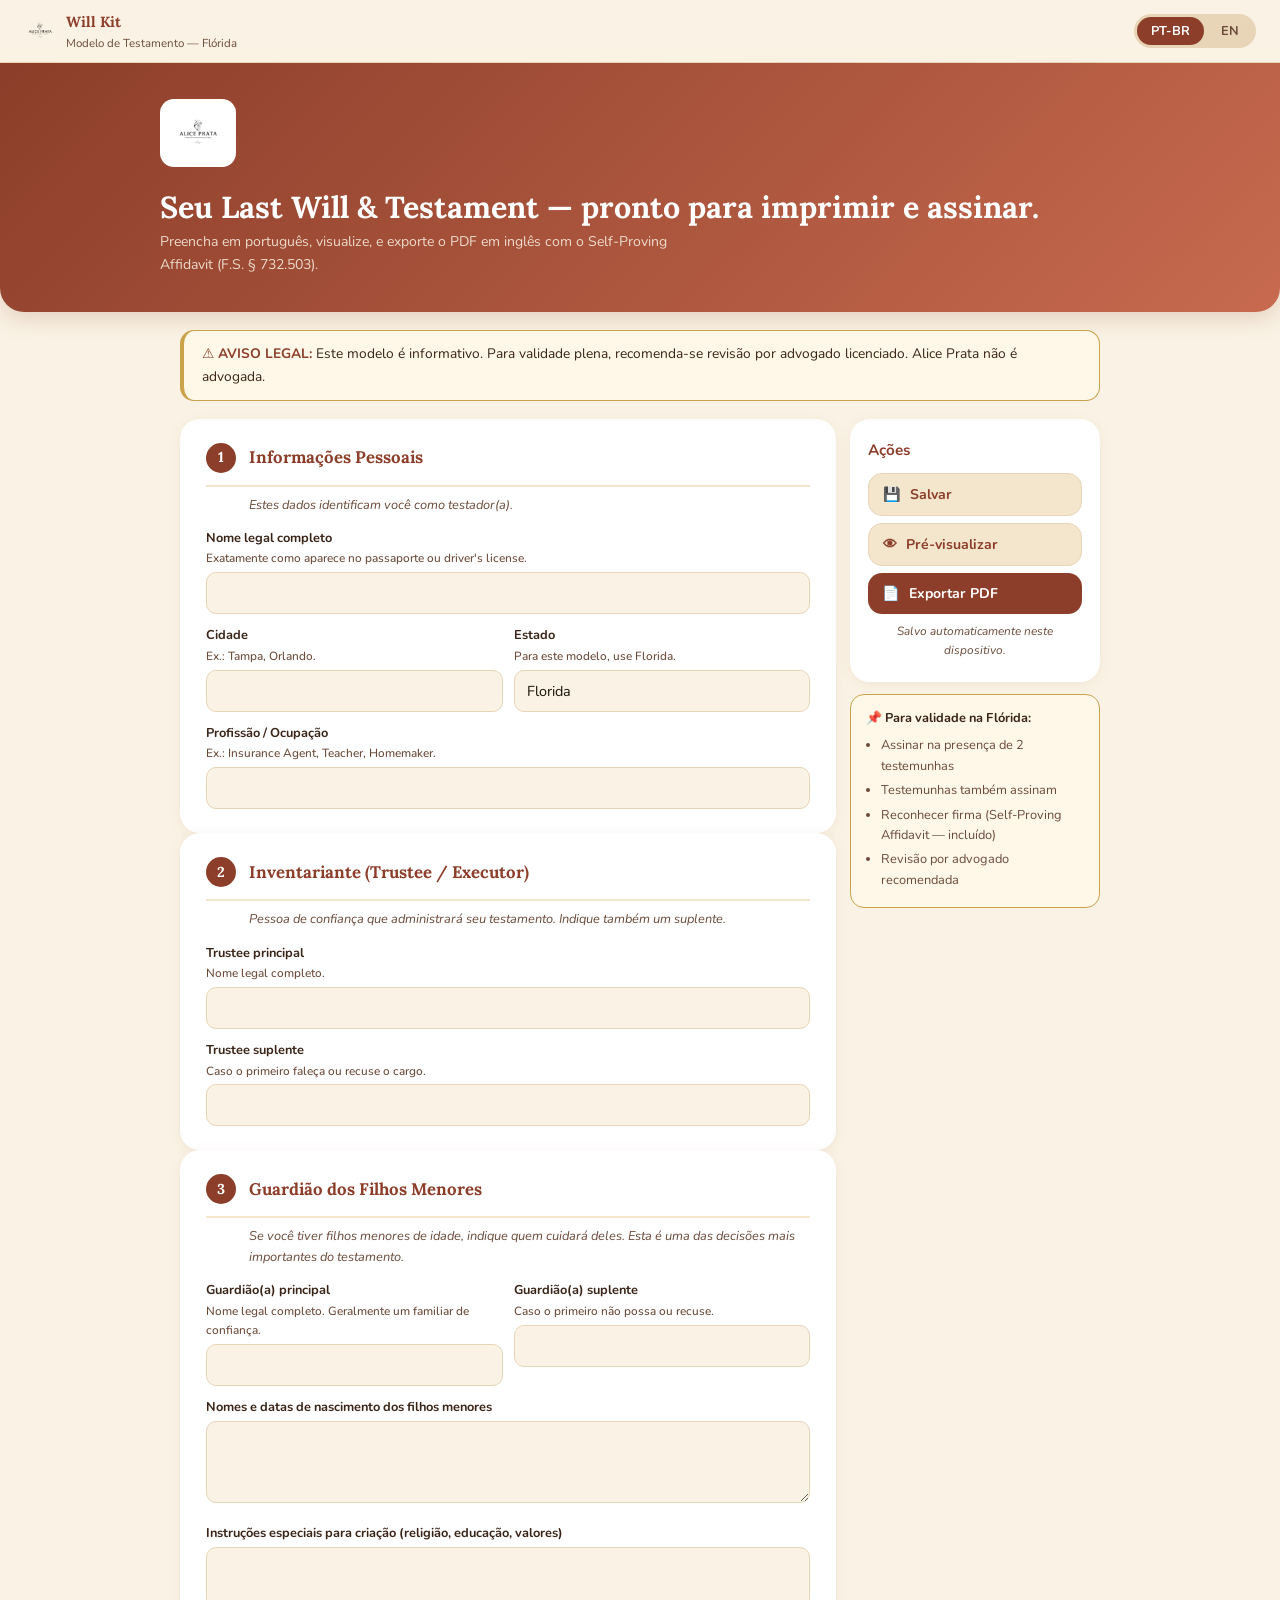
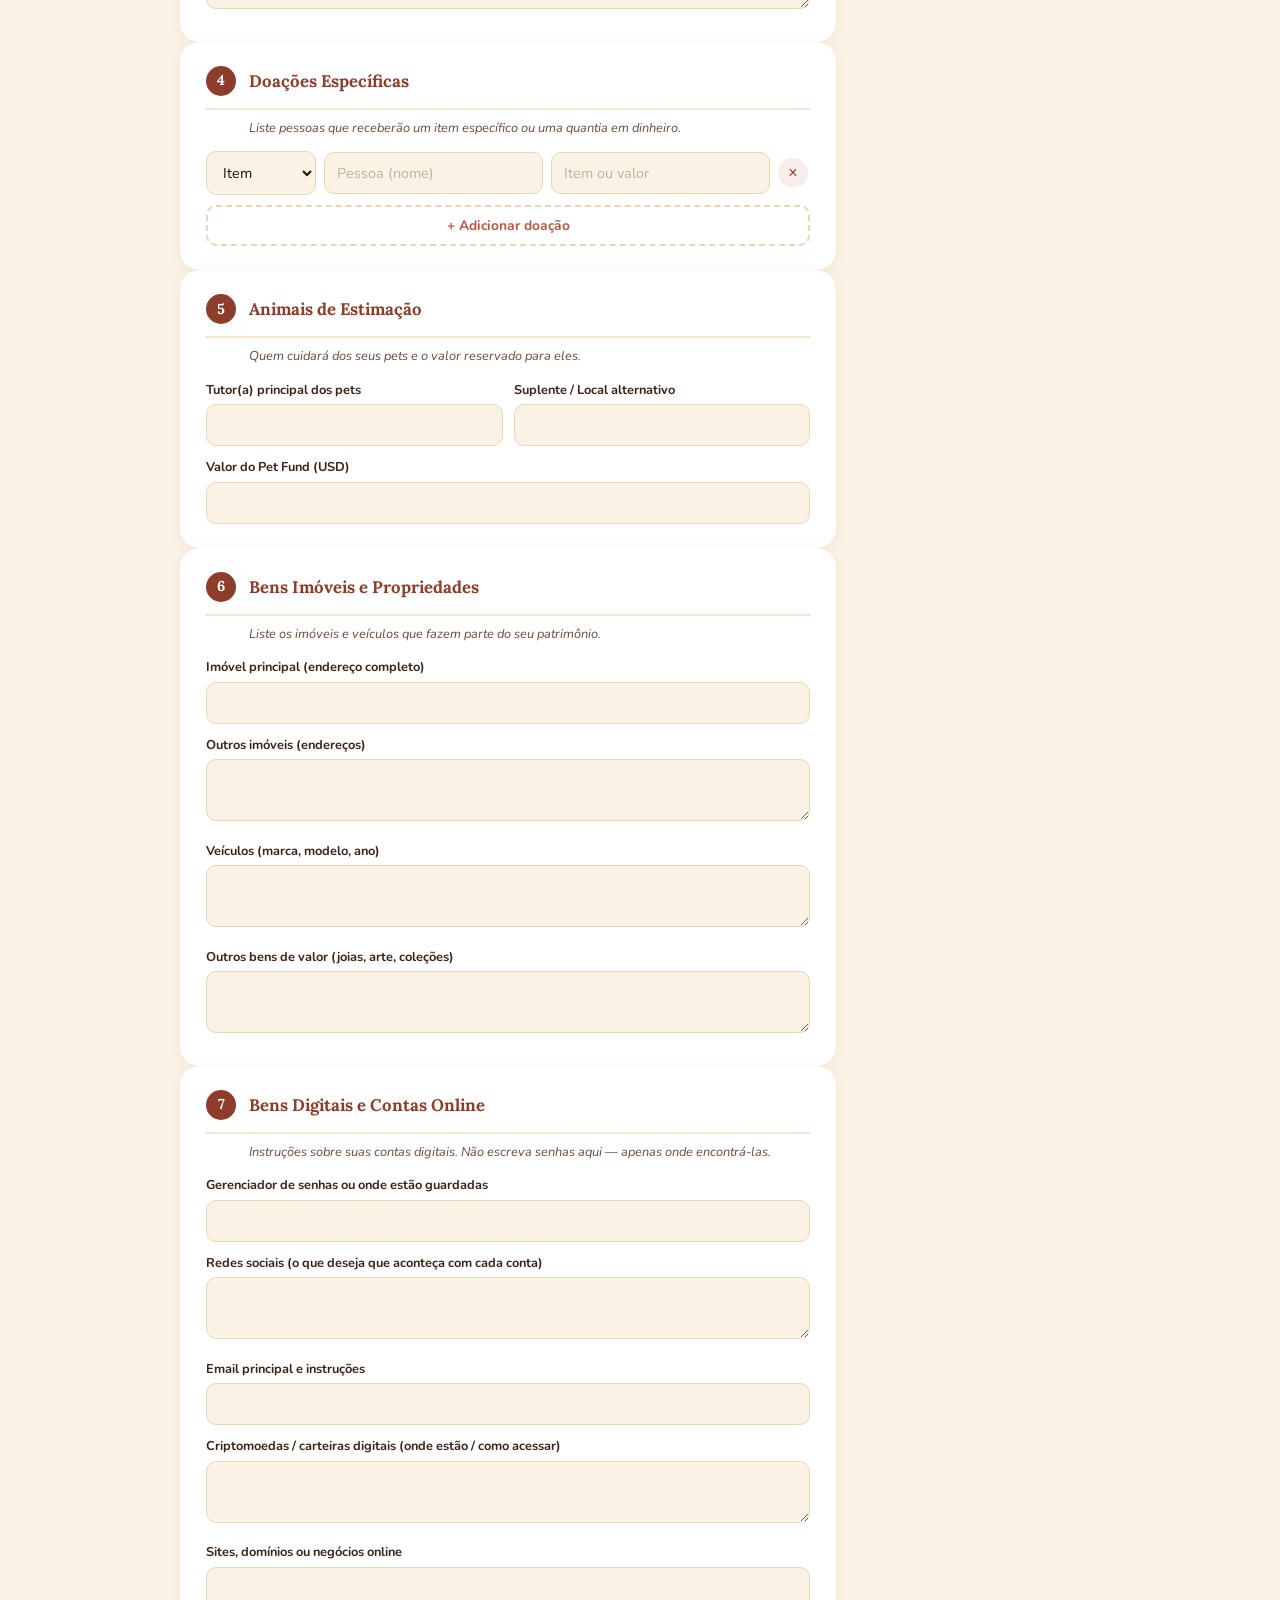
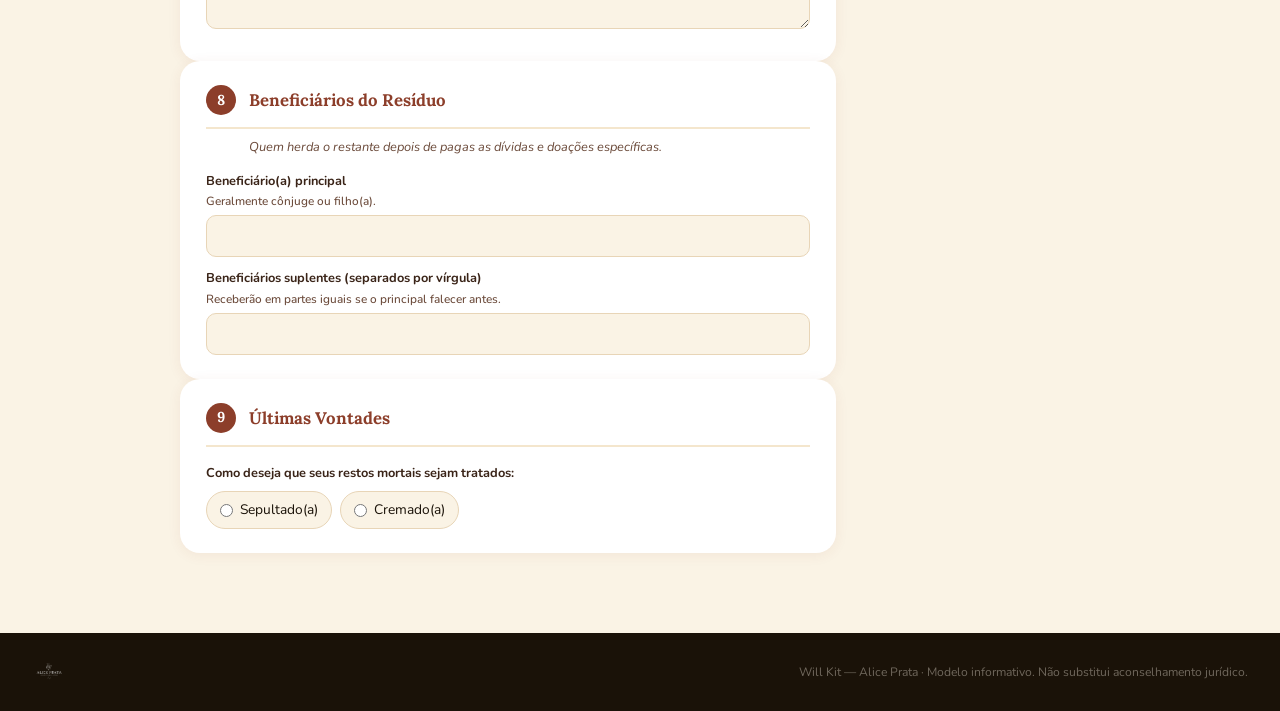
<file: will-kit.html>
<!DOCTYPE html>

<html lang="pt-BR">
<head>
<meta charset="UTF-8"/>
<meta name="viewport" content="width=device-width, initial-scale=1.0"/>
<title>Will Kit — Alice Prata</title>
<link rel="preconnect" href="https://fonts.googleapis.com">
<link rel="preconnect" href="https://fonts.gstatic.com" crossorigin>
<link href="https://fonts.googleapis.com/css2?family=Lora:ital,wght@0,400;0,600;0,700;1,400&family=Nunito:wght@400;500;600;700;800&display=swap" rel="stylesheet">
<style>
:root{--terra-deep:#8C3E2A;--terra:#B5553F;--terra-light:#C76A4F;--sand:#E8D5B7;--sand-light:#F4E6CD;--sand-cream:#FAF3E5;--ink:#1A1208;--ink-mid:#3A2418;--ink-soft:#6B4A3A;--ochre:#C9A24A;--white:#FFFFFF;--r:14px;--r-lg:20px;}
*{box-sizing:border-box;margin:0;padding:0;}
body{font-family:'Nunito',system-ui,sans-serif;background:var(--sand-cream);color:var(--ink);line-height:1.6;-webkit-font-smoothing:antialiased;}
h1,h2,h3{font-family:'Lora',Georgia,serif;line-height:1.2;}
.topbar{position:sticky;top:0;z-index:100;background:rgba(250,243,229,0.97);backdrop-filter:blur(8px);border-bottom:1px solid var(--sand);padding:10px 24px;display:flex;align-items:center;justify-content:space-between;gap:12px;flex-wrap:wrap;}
.topbar-brand{display:flex;align-items:center;gap:10px;}
.topbar-brand img{height:32px;}
.topbar-brand .title{font-family:'Lora',serif;font-weight:700;font-size:0.92rem;color:var(--terra-deep);}
.topbar-brand .subtitle{font-size:0.72rem;color:var(--ink-soft);}
.topbar-right{display:flex;align-items:center;gap:8px;}
.lang-toggle{display:flex;gap:3px;background:var(--sand);border-radius:999px;padding:3px;}
.lang-btn{font-family:'Nunito',sans-serif;font-weight:700;font-size:0.8rem;padding:5px 14px;border-radius:999px;border:none;cursor:pointer;background:transparent;color:var(--ink-soft);transition:all 0.15s;}
.lang-btn.active{background:var(--terra-deep);color:var(--white);}
.hero{background:linear-gradient(135deg,var(--terra-deep) 0%,var(--terra-light) 100%);padding:36px 32px;border-radius:0 0 24px 24px;box-shadow:0 6px 24px rgba(140,62,42,0.2);}
.hero-inner{max-width:960px;margin:0 auto;display:flex;align-items:center;gap:22px;flex-wrap:wrap;}
.hero img{height:68px;background:var(--white);border-radius:14px;padding:8px 12px;flex-shrink:0;}
.hero h1{font-family:'Lora',serif;font-size:clamp(1.3rem,3vw,1.9rem);font-weight:700;color:var(--white);margin-bottom:6px;}
.hero p{color:rgba(250,243,229,0.85);font-size:0.88rem;max-width:540px;}
.disclaimer-wrap{max-width:960px;margin:18px auto;padding:0 20px;}
.disclaimer{background:#FFF8E8;border:1px solid var(--ochre);border-left:4px solid var(--ochre);border-radius:var(--r);padding:12px 18px;font-size:0.86rem;color:var(--ink-mid);}
.disclaimer strong{color:var(--terra-deep);}
.page{max-width:960px;margin:0 auto;padding:0 20px 80px;display:grid;grid-template-columns:1fr;gap:14px;}
@media(min-width:860px){.page{grid-template-columns:1fr 250px;align-items:start;}}
.form-col{display:flex;flex-direction:column;gap:14px;}
.section{background:var(--white);border-radius:var(--r-lg);padding:24px 26px;box-shadow:0 2px 14px rgba(140,62,42,0.07);}
.section-header{display:flex;align-items:center;gap:13px;margin-bottom:16px;padding-bottom:12px;border-bottom:2px solid var(--sand-light);}
.section-num{width:30px;height:30px;border-radius:50%;flex-shrink:0;background:var(--terra-deep);color:var(--white);font-family:'Lora',serif;font-weight:700;font-size:0.9rem;display:flex;align-items:center;justify-content:center;}
.section-header h2{font-size:1.05rem;font-weight:700;color:var(--terra-deep);margin:0;}
.section-desc{font-size:0.8rem;color:var(--ink-soft);font-style:italic;margin:-8px 0 13px 43px;}
.field-grid{display:grid;gap:11px;}
.field-grid-2{grid-template-columns:1fr 1fr;}
@media(max-width:560px){.field-grid-2{grid-template-columns:1fr;}}
label.field{display:block;}
.lbl{display:block;font-size:0.8rem;font-weight:700;color:var(--ink-mid);margin-bottom:4px;}
.lbl .sub{font-weight:500;color:var(--ink-soft);font-size:0.74rem;display:block;margin-top:1px;}
input.fi,select.fi,textarea.fi{width:100%;padding:10px 12px;border:1.5px solid var(--sand);border-radius:10px;font-family:'Nunito',sans-serif;font-size:0.9rem;color:var(--ink);background:var(--sand-cream);transition:border-color 0.15s;outline:none;resize:vertical;}
input.fi:focus,select.fi:focus,textarea.fi:focus{border-color:var(--terra);background:var(--white);}
input.fi::placeholder,textarea.fi::placeholder{color:var(--ink-soft);opacity:0.4;}
.gifts-list{display:flex;flex-direction:column;gap:8px;margin-bottom:10px;}
.gift-row{display:grid;grid-template-columns:110px 1fr 1fr 32px;gap:8px;align-items:center;}
@media(max-width:560px){.gift-row{grid-template-columns:1fr 1fr;}}
.gift-del{width:30px;height:30px;border-radius:50%;border:none;cursor:pointer;background:rgba(181,85,63,0.1);color:var(--terra-deep);font-size:1rem;display:flex;align-items:center;justify-content:center;flex-shrink:0;}
.gift-del:hover{background:var(--terra-deep);color:var(--white);}
.add-row-btn{width:100%;padding:9px;border-radius:10px;border:2px dashed var(--sand);background:transparent;color:var(--terra);font-family:'Nunito',sans-serif;font-weight:700;font-size:0.86rem;cursor:pointer;transition:all 0.15s;}
.add-row-btn:hover{border-color:var(--terra);background:rgba(181,85,63,0.05);}
.radio-group{display:flex;flex-wrap:wrap;gap:8px;margin-top:4px;}
.radio-opt{display:flex;align-items:center;gap:7px;cursor:pointer;background:var(--sand-cream);border:1.5px solid var(--sand);border-radius:999px;padding:7px 13px;font-size:0.86rem;transition:all 0.15s;}
.radio-opt input{width:13px;height:13px;accent-color:var(--terra-deep);}
.radio-opt:has(input:checked){background:rgba(181,85,63,0.1);border-color:var(--terra);color:var(--terra-deep);font-weight:700;}
.sidebar{display:flex;flex-direction:column;gap:12px;position:sticky;top:68px;}
.actions-card{background:var(--white);border-radius:var(--r-lg);padding:22px 18px;box-shadow:0 2px 14px rgba(140,62,42,0.07);}
.actions-card h3{font-size:0.95rem;font-weight:700;color:var(--terra-deep);margin-bottom:14px;font-family:'Nunito',sans-serif;}
.action-btn{width:100%;padding:11px 14px;border-radius:var(--r);border:none;cursor:pointer;font-family:'Nunito',sans-serif;font-weight:700;font-size:0.88rem;display:flex;align-items:center;gap:9px;margin-bottom:7px;transition:all 0.15s;}
.action-btn:last-child{margin-bottom:0;}
.btn-save,.btn-preview,.btn-print{background:var(--sand-light);color:var(--terra-deep);border:1px solid var(--sand);}
.btn-save:hover,.btn-preview:hover,.btn-print:hover{background:var(--sand);}
.btn-export{background:var(--terra-deep);color:var(--white);}
.btn-export:hover{background:var(--terra);}
.save-note{font-size:0.74rem;color:var(--ink-soft);font-style:italic;margin-top:8px;text-align:center;}
.legal-note{background:#FFF8E8;border:1px solid var(--ochre);border-radius:var(--r);padding:13px 15px;font-size:0.8rem;color:var(--ink-mid);}
.legal-note ul{padding-left:15px;margin-top:7px;}
.legal-note li{margin-bottom:4px;color:var(--ink-soft);}
.modal{display:none;position:fixed;inset:0;z-index:200;background:rgba(26,18,8,0.72);backdrop-filter:blur(4px);overflow-y:auto;padding:36px 20px;}
.modal.open{display:flex;align-items:flex-start;justify-content:center;}
.modal-inner{background:var(--white);border-radius:var(--r-lg);max-width:680px;width:100%;padding:36px;font-family:'Times New Roman',serif;font-size:12pt;line-height:1.55;position:relative;}
.modal-close{position:absolute;top:14px;right:14px;width:30px;height:30px;border-radius:50%;border:none;cursor:pointer;background:var(--sand);color:var(--ink);font-size:1rem;display:flex;align-items:center;justify-content:center;}
.modal-inner h2{font-size:15pt;text-align:center;margin-bottom:18px;font-family:'Times New Roman',serif;}
.will-clause{margin-bottom:10px;}
.will-clause-num{font-weight:700;}
.sig-line{display:inline-block;min-width:260px;border-bottom:1px solid #333;margin:14px 0 4px;}
footer{background:var(--ink);padding:22px 32px;display:flex;align-items:center;gap:16px;flex-wrap:wrap;justify-content:space-between;}
footer img{height:34px;filter:invert(1);opacity:0.8;}
footer p{color:rgba(250,243,229,0.38);font-size:0.76rem;}
@media print{.topbar,.sidebar,.modal,.add-row-btn,.gift-del{display:none!important;}body{background:#fff;}.hero{background:#fff;border-bottom:2px solid var(--terra-deep);border-radius:0;box-shadow:none;padding:14px 0;}.hero h1{color:var(--terra-deep)!important;}.section{box-shadow:none;border:1px solid var(--sand);break-inside:avoid;margin-bottom:10px;}.page{display:block;}}
/* Lang */
body[data-lang="en"] .pt-content{display:none;}
body[data-lang="pt"] .en-content{display:none;}
</style>
</head>
<body data-lang="pt">

<div class="topbar">
  <div class="topbar-brand">
    <img src="alice-prata-logo.png" alt="Alice Prata"/>
    <div>
      <div class="title">Will Kit</div>
      <div class="subtitle pt-content">Modelo de Testamento — Flórida</div>
      <div class="subtitle en-content">Will Template — Florida</div>
    </div>
  </div>
  <div class="topbar-right">
    <span id="saveNote" style="font-size:0.78rem;color:var(--terra);display:none;"></span>
    <div class="lang-toggle">
      <button class="lang-btn active" id="btnPT" onclick="setLang('pt')">PT-BR</button>
      <button class="lang-btn" id="btnEN" onclick="setLang('en')">EN</button>
    </div>
  </div>
</div>

<header class="hero">
  <div class="hero-inner">
    <img src="alice-prata-logo.png" alt="Alice Prata"/>
    <div>
      <h1 class="pt-content">Seu Last Will &amp; Testament — pronto para imprimir e assinar.</h1>
      <h1 class="en-content">Your Last Will &amp; Testament — ready to print and sign.</h1>
      <p class="pt-content">Preencha em português, visualize, e exporte o PDF em inglês com o Self-Proving Affidavit (F.S. § 732.503).</p>
      <p class="en-content">Fill out the form, preview, and export the English PDF with the Self-Proving Affidavit (F.S. § 732.503).</p>
    </div>
  </div>
</header>

<div class="disclaimer-wrap">
  <div class="disclaimer">
    <strong>⚠️ <span class="pt-content">AVISO LEGAL:</span><span class="en-content">LEGAL NOTICE:</span></strong>
    <span class="pt-content"> Este modelo é informativo. Para validade plena, recomenda-se revisão por advogado licenciado. Alice Prata não é advogada.</span>
    <span class="en-content"> This template is informational. For full legal validity, review by a licensed attorney is recommended. Alice Prata is not an attorney.</span>
  </div>
</div>

<div class="page">
<div class="form-col">
<form id="willForm">

<!-- 1 -->

<div class="section">
  <div class="section-header"><div class="section-num">1</div>
    <h2 class="pt-content">Informações Pessoais</h2>
    <h2 class="en-content">Personal Information</h2>
  </div>
  <p class="section-desc pt-content">Estes dados identificam você como testador(a).</p>
  <p class="section-desc en-content">These details identify you as the testator.</p>
  <div class="field-grid field-grid-2">
    <label class="field" style="grid-column:1/-1;">
      <span class="lbl pt-content">Nome legal completo<span class="sub">Exatamente como aparece no passaporte ou driver's license.</span></span>
      <span class="lbl en-content">Full legal name<span class="sub">Exactly as it appears on passport or driver's license.</span></span>
      <input id="w_name" class="fi" type="text"/>
    </label>
    <label class="field">
      <span class="lbl pt-content">Cidade<span class="sub">Ex.: Tampa, Orlando.</span></span>
      <span class="lbl en-content">City<span class="sub">E.g.: Tampa, Orlando.</span></span>
      <input id="w_city" class="fi" type="text"/>
    </label>
    <label class="field">
      <span class="lbl pt-content">Estado<span class="sub">Para este modelo, use Florida.</span></span>
      <span class="lbl en-content">State<span class="sub">For this template, use Florida.</span></span>
      <input id="w_state" class="fi" type="text" value="Florida"/>
    </label>
    <label class="field" style="grid-column:1/-1;">
      <span class="lbl pt-content">Profissão / Ocupação<span class="sub">Ex.: Insurance Agent, Teacher, Homemaker.</span></span>
      <span class="lbl en-content">Employment / Occupation<span class="sub">E.g.: Insurance Agent, Teacher, Homemaker.</span></span>
      <input id="w_job" class="fi" type="text"/>
    </label>
  </div>
</div>

<!-- 2 -->

<div class="section">
  <div class="section-header"><div class="section-num">2</div>
    <h2 class="pt-content">Inventariante (Trustee / Executor)</h2>
    <h2 class="en-content">Trustee / Executor</h2>
  </div>
  <p class="section-desc pt-content">Pessoa de confiança que administrará seu testamento. Indique também um suplente.</p>
  <p class="section-desc en-content">Trusted person who will administer your will. Also indicate a backup.</p>
  <div class="field-grid">
    <label class="field">
      <span class="lbl pt-content">Trustee principal<span class="sub">Nome legal completo.</span></span>
      <span class="lbl en-content">Primary Trustee<span class="sub">Full legal name.</span></span>
      <input id="w_trustee" class="fi" type="text"/>
    </label>
    <label class="field">
      <span class="lbl pt-content">Trustee suplente<span class="sub">Caso o primeiro faleça ou recuse o cargo.</span></span>
      <span class="lbl en-content">Backup Trustee<span class="sub">In case the first predeceases or declines.</span></span>
      <input id="w_trustee2" class="fi" type="text"/>
    </label>
  </div>
</div>

<!-- 3 -->

<div class="section">
  <div class="section-header"><div class="section-num">3</div>
    <h2 class="pt-content">Guardião dos Filhos Menores</h2>
    <h2 class="en-content">Guardian for Minor Children</h2>
  </div>
  <p class="section-desc pt-content">Se você tiver filhos menores de idade, indique quem cuidará deles. Esta é uma das decisões mais importantes do testamento.</p>
  <p class="section-desc en-content">If you have minor children, indicate who will care for them. This is one of the most important decisions in the will.</p>
  <div class="field-grid field-grid-2">
    <label class="field">
      <span class="lbl pt-content">Guardião(a) principal<span class="sub">Nome legal completo. Geralmente um familiar de confiança.</span></span>
      <span class="lbl en-content">Primary Guardian<span class="sub">Full legal name. Usually a trusted family member.</span></span>
      <input id="w_guardian1" class="fi" type="text"/>
    </label>
    <label class="field">
      <span class="lbl pt-content">Guardião(a) suplente<span class="sub">Caso o primeiro não possa ou recuse.</span></span>
      <span class="lbl en-content">Backup Guardian<span class="sub">In case the first is unable or declines.</span></span>
      <input id="w_guardian2" class="fi" type="text"/>
    </label>
    <label class="field" style="grid-column:1/-1;">
      <span class="lbl pt-content">Nomes e datas de nascimento dos filhos menores</span>
      <span class="lbl en-content">Names and dates of birth of minor children</span>
      <textarea id="w_children" class="fi" rows="3"></textarea>
    </label>
    <label class="field" style="grid-column:1/-1;">
      <span class="lbl pt-content">Instruções especiais para criação (religião, educação, valores)</span>
      <span class="lbl en-content">Special instructions for upbringing (religion, education, values)</span>
      <textarea id="w_child_instructions" class="fi" rows="2"></textarea>
    </label>
  </div>
</div>

<!-- 4 -->

<div class="section">
  <div class="section-header"><div class="section-num">4</div>
    <h2 class="pt-content">Doações Específicas</h2>
    <h2 class="en-content">Specific Gifts</h2>
  </div>
  <p class="section-desc pt-content">Liste pessoas que receberão um item específico ou uma quantia em dinheiro.</p>
  <p class="section-desc en-content">List people who will receive a specific item or sum of money.</p>
  <div class="gifts-list" id="giftsList"></div>
  <button type="button" class="add-row-btn" id="addGiftBtn" onclick="addGift()"></button>
</div>

<!-- 4 -->

<div class="section">
  <div class="section-header"><div class="section-num">5</div>
    <h2 class="pt-content">Animais de Estimação</h2>
    <h2 class="en-content">Pets</h2>
  </div>
  <p class="section-desc pt-content">Quem cuidará dos seus pets e o valor reservado para eles.</p>
  <p class="section-desc en-content">Who will care for your pets and funds reserved for their care.</p>
  <div class="field-grid field-grid-2">
    <label class="field">
      <span class="lbl pt-content">Tutor(a) principal dos pets</span>
      <span class="lbl en-content">Primary Pet Guardian</span>
      <input id="w_pet1" class="fi" type="text"/>
    </label>
    <label class="field">
      <span class="lbl pt-content">Suplente / Local alternativo</span>
      <span class="lbl en-content">Backup / Alternative location</span>
      <input id="w_pet2" class="fi" type="text"/>
    </label>
    <label class="field" style="grid-column:1/-1;">
      <span class="lbl pt-content">Valor do Pet Fund (USD)</span>
      <span class="lbl en-content">Pet Fund Amount (USD)</span>
      <input id="w_petfund" class="fi" type="text"/>
    </label>
  </div>
</div>

<!-- 7 - Real Estate -->

<div class="section">
  <div class="section-header"><div class="section-num">6</div>
    <h2 class="pt-content">Bens Imóveis e Propriedades</h2>
    <h2 class="en-content">Real Estate and Property</h2>
  </div>
  <p class="section-desc pt-content">Liste os imóveis e veículos que fazem parte do seu patrimônio.</p>
  <p class="section-desc en-content">List real estate and vehicles that are part of your estate.</p>
  <div class="field-grid">
    <label class="field">
      <span class="lbl pt-content">Imóvel principal (endereço completo)</span>
      <span class="lbl en-content">Primary residence (full address)</span>
      <input id="w_property1" class="fi" type="text"/>
    </label>
    <label class="field">
      <span class="lbl pt-content">Outros imóveis (endereços)</span>
      <span class="lbl en-content">Other properties (addresses)</span>
      <textarea id="w_property2" class="fi" rows="2"></textarea>
    </label>
    <label class="field">
      <span class="lbl pt-content">Veículos (marca, modelo, ano)</span>
      <span class="lbl en-content">Vehicles (make, model, year)</span>
      <textarea id="w_vehicles" class="fi" rows="2"></textarea>
    </label>
    <label class="field">
      <span class="lbl pt-content">Outros bens de valor (joias, arte, coleções)</span>
      <span class="lbl en-content">Other valuables (jewelry, art, collections)</span>
      <textarea id="w_valuables" class="fi" rows="2"></textarea>
    </label>
  </div>
</div>

<!-- 8 - Digital Assets -->

<div class="section">
  <div class="section-header"><div class="section-num">7</div>
    <h2 class="pt-content">Bens Digitais e Contas Online</h2>
    <h2 class="en-content">Digital Assets and Online Accounts</h2>
  </div>
  <p class="section-desc pt-content">Instruções sobre suas contas digitais. Não escreva senhas aqui — apenas onde encontrá-las.</p>
  <p class="section-desc en-content">Instructions about your digital accounts. Do not write passwords here — only guidance on where to find them.</p>
  <div class="field-grid">
    <label class="field">
      <span class="lbl pt-content">Gerenciador de senhas ou onde estão guardadas</span>
      <span class="lbl en-content">Password manager or where passwords are stored</span>
      <input id="w_passwords" class="fi" type="text"/>
    </label>
    <label class="field">
      <span class="lbl pt-content">Redes sociais (o que deseja que aconteça com cada conta)</span>
      <span class="lbl en-content">Social media (what you want done with each account)</span>
      <textarea id="w_social" class="fi" rows="2"></textarea>
    </label>
    <label class="field">
      <span class="lbl pt-content">Email principal e instruções</span>
      <span class="lbl en-content">Primary email and instructions</span>
      <input id="w_email_acct" class="fi" type="text"/>
    </label>
    <label class="field">
      <span class="lbl pt-content">Criptomoedas / carteiras digitais (onde estão / como acessar)</span>
      <span class="lbl en-content">Cryptocurrency / digital wallets (where they are / how to access)</span>
      <textarea id="w_crypto" class="fi" rows="2"></textarea>
    </label>
    <label class="field">
      <span class="lbl pt-content">Sites, domínios ou negócios online</span>
      <span class="lbl en-content">Websites, domains or online businesses</span>
      <textarea id="w_websites" class="fi" rows="2"></textarea>
    </label>
  </div>
</div>

<!-- 9 - Residue Beneficiaries -->

<!-- 5 -->

<div class="section">
  <div class="section-header"><div class="section-num">8</div>
    <h2 class="pt-content">Beneficiários do Resíduo</h2>
    <h2 class="en-content">Residue Beneficiaries</h2>
  </div>
  <p class="section-desc pt-content">Quem herda o restante depois de pagas as dívidas e doações específicas.</p>
  <p class="section-desc en-content">Who inherits the remainder after debts and specific gifts are paid.</p>
  <div class="field-grid">
    <label class="field">
      <span class="lbl pt-content">Beneficiário(a) principal<span class="sub">Geralmente cônjuge ou filho(a).</span></span>
      <span class="lbl en-content">Primary beneficiary<span class="sub">Usually spouse or child.</span></span>
      <input id="w_res1" class="fi" type="text"/>
    </label>
    <label class="field">
      <span class="lbl pt-content">Beneficiários suplentes (separados por vírgula)<span class="sub">Receberão em partes iguais se o principal falecer antes.</span></span>
      <span class="lbl en-content">Backup beneficiaries (comma-separated)<span class="sub">Receive in equal shares if primary predeceases.</span></span>
      <input id="w_res2" class="fi" type="text"/>
    </label>
  </div>
</div>

<!-- 6 -->

<div class="section">
  <div class="section-header"><div class="section-num">9</div>
    <h2 class="pt-content">Últimas Vontades</h2>
    <h2 class="en-content">Final Wishes</h2>
  </div>
  <p class="lbl pt-content" style="margin-bottom:8px;">Como deseja que seus restos mortais sejam tratados:</p>
  <p class="lbl en-content" style="margin-bottom:8px;">How you wish your remains to be treated:</p>
  <div class="radio-group">
    <label class="radio-opt"><input type="radio" name="burial" value="buried"/>
      <span class="pt-content">Sepultado(a)</span><span class="en-content">Buried</span>
    </label>
    <label class="radio-opt"><input type="radio" name="burial" value="cremated"/>
      <span class="pt-content">Cremado(a)</span><span class="en-content">Cremated</span>
    </label>
  </div>
</div>

</form>
</div>

<!-- SIDEBAR -->

<div class="sidebar">
  <div class="actions-card">
    <h3 class="pt-content">Ações</h3>
    <h3 class="en-content">Actions</h3>
    <button class="action-btn btn-save" onclick="saveData()">
      💾 <span class="pt-content">Salvar</span><span class="en-content">Save</span>
    </button>
    <button class="action-btn btn-preview" onclick="openPreview()">
      👁 <span class="pt-content">Pré-visualizar</span><span class="en-content">Preview</span>
    </button>
    <button class="action-btn btn-export" onclick="exportPrint()">
      📄 <span class="pt-content">Exportar PDF</span><span class="en-content">Export PDF</span>
    </button>
    <p class="save-note pt-content">Salvo automaticamente neste dispositivo.</p>
    <p class="save-note en-content">Auto-saved on this device.</p>
  </div>
  <div class="legal-note">
    <strong class="pt-content">📌 Para validade na Flórida:</strong>
    <strong class="en-content">📌 For validity in Florida:</strong>
    <ul class="pt-content"><li>Assinar na presença de 2 testemunhas</li><li>Testemunhas também assinam</li><li>Reconhecer firma (Self-Proving Affidavit — incluído)</li><li>Revisão por advogado recomendada</li></ul>
    <ul class="en-content"><li>Sign in presence of 2 witnesses</li><li>Both witnesses also sign</li><li>Notarize (Self-Proving Affidavit — included)</li><li>Attorney review recommended</li></ul>
  </div>
</div>
</div>

<div class="modal" id="previewModal">
  <div class="modal-inner">
    <button class="modal-close" onclick="closePreview()">✕</button>
    <div id="previewContent"></div>
  </div>
</div>

<footer>
  <img src="alice-prata-logo.png" alt="Alice Prata"/>
  <p class="pt-content">Will Kit — Alice Prata · Modelo informativo. Não substitui aconselhamento jurídico.</p>
  <p class="en-content">Will Kit — Alice Prata · Informational template. Does not replace legal advice.</p>
</footer>

<script>
const SAVE_KEY='ap_will_v2';
const isEN=()=>document.body.dataset.lang==='en';

function setLang(lang){
  document.body.dataset.lang=lang;
  document.getElementById('btnPT').classList.toggle('active',lang==='pt');
  document.getElementById('btnEN').classList.toggle('active',lang==='en');
  document.documentElement.lang=lang==='en'?'en':'pt-BR';
  localStorage.setItem('ap_lang_will',lang);
  updateDynamicLabels();
}
(function(){updateDynamicLabels();})(); // Always defaults to PT on load

function updateDynamicLabels(){
  const btn=document.getElementById('addGiftBtn');
  if(btn)btn.textContent=isEN()?'+ Add gift':'+ Adicionar doação';
  document.querySelectorAll('.gift-row').forEach(r=>{
    const t=r.querySelector('.gift-type');
    const pp=r.querySelector('.gift-person');
    const ii=r.querySelector('.gift-item');
    if(t){
      const sel=t.value;
      t.innerHTML=`<option value="item">${isEN()?'Item':'Item'}</option><option value="money">${isEN()?'Money ($)':'Dinheiro ($)'}</option><option value="property">${isEN()?'Property':'Imóvel'}</option>`;
      t.value=sel;
    }
    if(pp)pp.placeholder=isEN()?'Person (name)':'Pessoa (nome)';
    if(ii)ii.placeholder=isEN()?'Item or amount':'Item ou valor';
  });
}

let giftCount=0;
function addGift(type='',person='',item=''){
  giftCount++;
  const row=document.createElement('div');
  row.className='gift-row';
  row.innerHTML=`
    <select class="fi gift-type"><option value="item">${isEN()?'Item':'Item'}</option><option value="money">${isEN()?'Money ($)':'Dinheiro ($)'}</option><option value="property">${isEN()?'Property':'Imóvel'}</option></select>
    <input type="text" class="fi gift-person" placeholder="${isEN()?'Person (name)':'Pessoa (nome)'}" value="${person}"/>
    <input type="text" class="fi gift-item" placeholder="${isEN()?'Item or amount':'Item ou valor'}" value="${item}"/>
    <button type="button" class="gift-del" onclick="this.closest('.gift-row').remove();autoSave()">×</button>`;
  if(type){const s=row.querySelector('.gift-type');if(s)s.value=type;}
  row.addEventListener('input',autoSave);
  document.getElementById('giftsList').appendChild(row);
}
addGift();

let st;
function autoSave(){clearTimeout(st);st=setTimeout(saveData,700);}
document.getElementById('willForm').addEventListener('input',autoSave);
document.getElementById('willForm').addEventListener('change',autoSave);

function v(id){return(document.getElementById(id)||{}).value||'';}
function ph(val,fb){return val&&val.trim()?val.trim():(fb||'__________');}

function readForm(){
  const gifts=[];
  document.querySelectorAll('.gift-row').forEach(r=>{gifts.push({type:r.querySelector('.gift-type')?.value||'',person:r.querySelector('.gift-person')?.value||'',item:r.querySelector('.gift-item')?.value||''}); });
  return{name:v('w_name'),city:v('w_city'),state:v('w_state'),job:v('w_job'),
    trustee:v('w_trustee'),trustee2:v('w_trustee2'),
    guardian1:v('w_guardian1'),guardian2:v('w_guardian2'),
    children:v('w_children'),child_instructions:v('w_child_instructions'),
    pet1:v('w_pet1'),pet2:v('w_pet2'),petfund:v('w_petfund'),
    property1:v('w_property1'),property2:v('w_property2'),
    vehicles:v('w_vehicles'),valuables:v('w_valuables'),
    passwords:v('w_passwords'),social:v('w_social'),
    email_acct:v('w_email_acct'),crypto:v('w_crypto'),websites:v('w_websites'),
    res1:v('w_res1'),res2:v('w_res2'),
    burial:document.querySelector('input[name="burial"]:checked')?.value||'buried',gifts};
}

function saveData(){
  const d=readForm();
  localStorage.setItem(SAVE_KEY,JSON.stringify(d));
  const n=document.getElementById('saveNote');
  n.textContent=isEN()?'✓ Saved':'✓ Salvo';n.style.display='inline';
  setTimeout(()=>n.style.display='none',1800);
}

function loadData(){
  const raw=localStorage.getItem(SAVE_KEY);if(!raw)return;
  try{
    const d=JSON.parse(raw);
    ['w_name','w_city','w_state','w_job','w_trustee','w_trustee2','w_pet1','w_pet2','w_petfund','w_res1','w_res2'].forEach(id=>{const k=id.replace('w_','');const el=document.getElementById(id);if(el&&d[k])el.value=d[k];});
    if(d.name&&document.getElementById('w_name'))document.getElementById('w_name').value=d.name;
    if(d.city&&document.getElementById('w_city'))document.getElementById('w_city').value=d.city;
    if(d.state&&document.getElementById('w_state'))document.getElementById('w_state').value=d.state;
    if(d.job&&document.getElementById('w_job'))document.getElementById('w_job').value=d.job;
    if(d.trustee&&document.getElementById('w_trustee'))document.getElementById('w_trustee').value=d.trustee;
    if(d.trustee2&&document.getElementById('w_trustee2'))document.getElementById('w_trustee2').value=d.trustee2;
    if(d.guardian1&&document.getElementById('w_guardian1'))document.getElementById('w_guardian1').value=d.guardian1;
    if(d.guardian2&&document.getElementById('w_guardian2'))document.getElementById('w_guardian2').value=d.guardian2;
    if(d.children&&document.getElementById('w_children'))document.getElementById('w_children').value=d.children;
    if(d.child_instructions&&document.getElementById('w_child_instructions'))document.getElementById('w_child_instructions').value=d.child_instructions;
    if(d.pet1&&document.getElementById('w_pet1'))document.getElementById('w_pet1').value=d.pet1;
    if(d.pet2&&document.getElementById('w_pet2'))document.getElementById('w_pet2').value=d.pet2;
    if(d.petfund&&document.getElementById('w_petfund'))document.getElementById('w_petfund').value=d.petfund;
    if(d.property1&&document.getElementById('w_property1'))document.getElementById('w_property1').value=d.property1;
    if(d.property2&&document.getElementById('w_property2'))document.getElementById('w_property2').value=d.property2;
    if(d.vehicles&&document.getElementById('w_vehicles'))document.getElementById('w_vehicles').value=d.vehicles;
    if(d.valuables&&document.getElementById('w_valuables'))document.getElementById('w_valuables').value=d.valuables;
    if(d.passwords&&document.getElementById('w_passwords'))document.getElementById('w_passwords').value=d.passwords;
    if(d.social&&document.getElementById('w_social'))document.getElementById('w_social').value=d.social;
    if(d.email_acct&&document.getElementById('w_email_acct'))document.getElementById('w_email_acct').value=d.email_acct;
    if(d.crypto&&document.getElementById('w_crypto'))document.getElementById('w_crypto').value=d.crypto;
    if(d.websites&&document.getElementById('w_websites'))document.getElementById('w_websites').value=d.websites;
    if(d.res1&&document.getElementById('w_res1'))document.getElementById('w_res1').value=d.res1;
    if(d.res2&&document.getElementById('w_res2'))document.getElementById('w_res2').value=d.res2;
    if(d.burial){const r=document.querySelector(`input[name="burial"][value="${d.burial}"]`);if(r)r.checked=true;}
    if(d.gifts&&d.gifts.length){document.getElementById('giftsList').innerHTML='';giftCount=0;d.gifts.forEach(g=>addGift(g.type,g.person,g.item));}
  }catch(e){}
}
loadData();

function buildGifts(gifts){
  const v=gifts.filter(g=>g.person||g.item);
  if(!v.length)return'<p>No specific gifts designated.</p>';
  return v.map(g=>`<p>I give to <strong>${ph(g.person)}</strong>: <strong>${ph(g.item)}</strong>.</p>`).join('');
}

function renderWill(d){
  const N=ph(d.name),C=ph(d.city),S=ph(d.state,'Florida'),J=ph(d.job),T=ph(d.trustee),T2=ph(d.trustee2),P1=ph(d.pet1),P2=ph(d.pet2),PF=ph(d.petfund,'__________'),R1=ph(d.res1),R2=ph(d.res2),BUR=d.burial==='cremated'?'cremated':'buried';
  return`<h2>My Last Will and Testament</h2>
<div class="will-clause"><p><span class="will-clause-num">1.</span> I want to create my Last Will and Testament.</p></div>
<div class="will-clause"><p><span class="will-clause-num">2.</span> My full legal name is ${N}, and I live in ${C}, ${S}, United States of America, and I am of sound mind.</p></div>
<div class="will-clause"><p><span class="will-clause-num">3.</span> I am of the age of majority in my State.</p></div>
<div class="will-clause"><p><span class="will-clause-num">4.</span> I am employed as a ${J}.</p></div>
<div class="will-clause"><p><span class="will-clause-num">5.</span> I revoke all my former Wills and Codicils.</p></div>
<div class="will-clause"><p><span class="will-clause-num">6.</span> In this Will 'decide' or 'decides' means, when referring to a decision of any person, a decision made in that person's sole, absolute and uncontrolled discretion to the extent permitted by law.</p></div>
<div class="will-clause"><p><span class="will-clause-num">7.</span> The expression "My Trustee" wherever used in this my Will shall mean the person or persons from time to time acting in the office of Executor, Trustee and Personal Representative of this my Will, and wherever the singular or masculine are used throughout this Will, the same shall be construed as meaning the plural or feminine or body corporate where the context so requires.</p></div>
<div class="will-clause"><p><span class="will-clause-num">8.</span> I hereby appoint ${T} sole Executor and Trustee of this my Will, but if this person should predecease me or die without having proved this my Will or if they should relinquish their right to act as my Executor, then I appoint ${T2} to be the Executor and Trustee of this my Will.</p></div>
<div class="will-clause"><p><span class="will-clause-num">9.</span> I GIVE, DEVISE AND BEQUEATH all my property of every nature and kind to my Trustee to deal with as follows:</p><p style="margin:8px 0;">To pay out and charge to the capital of my general estate (in exoneration of all beneficiaries) my debts and funeral and testamentary expenses including all estate and inheritance and succession and probate and other taxes, duties, and fees and with power to commute or prepay any such taxes, duties, and fees.</p><p style="margin:8px 0;">I direct my Trustee to make the following specific gifts:</p>${buildGifts(d.gifts||[])}</div>
<div class="will-clause"><p><span class="will-clause-num">10.</span> (A) Subject to the prior payment of all my just debts, funeral and testamentary expenses and all estate, inheritance, succession, probate and other taxes and duties, I give, devise and bequeath all the rest, residue and remainder of my estate, both real and personal, of whatsoever nature and wheresoever situate, to ${R1}.</p><p style="margin-top:8px;">(B) If ${R1} should predecease me or die within thirty (30) days of my death, I give my residue estate in equal shares to: ${R2}.</p></div>
<div class="will-clause"><p><span class="will-clause-num">11.</span> I give ${P1} custody and care of all pets that I own at the time of my death, together with a sum of $${PF} as a Pet Fund for their care, maintenance, and veterinary expenses. If ${P1} is unable or unwilling to accept custody, I direct the pets to be placed with ${P2}, or, failing that, with a reputable animal shelter or humane society.</p></div>
<div class="will-clause"><p><span class="will-clause-num">12.</span> My Trustee shall have full power and authority in their sole and absolute discretion to carry on any business forming part of my estate and to exercise all powers with respect thereto as if my Trustee were the sole owner of such business.</p></div>
<div class="will-clause"><p><span class="will-clause-num">13.</span> My Trustee shall have full power and authority in their sole and absolute discretion: to sell, call in, and convert to money any part of my estate not already in the form of money; to retain any investment forming part of my estate; to invest and re-invest my estate; and to exercise any discretion or authority which my Trustee considers in the best interests of my estate and my beneficiaries.</p></div>
<div class="will-clause"><p><span class="will-clause-num">14.</span> My Trustee shall have such powers to invest my Estate as is authorized by the law of my State.</p></div>
<div class="will-clause"><p><span class="will-clause-num">15.</span> In the event a person under the age of majority is entitled to any part of my estate, I direct my Trustee to hold such child's entitlement in trust for the benefit of such child until such child reaches the age of majority, provided however that my Trustee may pay so much of the income or capital of such child's entitlement as my Trustee decides is advisable for the care, maintenance, education and benefit of that child.</p></div>
<div class="will-clause"><p><span class="will-clause-num">16.</span> I want my remains to be ${BUR}.</p></div>
<div class="will-clause"><p><span class="will-clause-num">17.</span> My Trustee may exercise any rights, powers and privileges in connection with any digital or electronic information or property and online accounts (collectively, my 'Digital Assets') forming part of my estate to the same extent as I could if I were alive, including: (a) managing, accessing, retrieving, distributing, transferring, and securely deleting any Digital Assets; (b) obtaining, accessing, modifying, and managing my passwords and electronic credentials; (c) managing or closing accounts (including email, social media, cloud storage, and electronic commerce accounts); (d) managing or disposing of domain names; (e) continuing operation of or dismantling websites; (f) protecting my Digital Assets and related intellectual property; (g) protecting my personal information; (h) accessing and managing my digital devices; and (i) accessing digital wallets and managing any associated digital currencies or cryptocurrencies.</p></div>
<div style="margin-top:30px;">
  <p>I have signed this Will on the _____ day of _______________, 20____.</p>
  <p style="margin-top:22px;"><span class="sig-line"></span><br/>${N}<br/><em>Testator</em></p>
  <p style="margin-top:18px;">SIGNED by the above named Testator ${N} as their Last Will in the presence of us both present at the same time who at their request and in their presence and in the presence of each other have hereunto subscribed our names as witnesses:</p>
  <div style="display:grid;grid-template-columns:1fr 1fr;gap:24px;margin-top:18px;">
    <div><p><span class="sig-line" style="min-width:160px;"></span><br/>Witness #1 Signature</p><p style="margin-top:8px;">Name ____________________________<br/>Occupation ______________________<br/>Address _________________________</p></div>
    <div><p><span class="sig-line" style="min-width:160px;"></span><br/>Witness #2 Signature</p><p style="margin-top:8px;">Name ____________________________<br/>Occupation ______________________<br/>Address _________________________</p></div>
  </div>
</div>`;
}

function renderAffidavit(d){
  const N=ph(d.name);
  return`<div style="page-break-before:always;padding-top:28px;">
<h2 style="text-align:center;text-transform:uppercase;letter-spacing:0.04em;margin-bottom:18px;">Self-Proving Affidavit<br/><small style="font-size:0.72em;">(Florida Statute § 732.503)</small></h2>
<p><strong>STATE OF FLORIDA</strong><br/>COUNTY OF __________________</p>
<p style="margin-top:10px;">I, ${N}, declare to the officer taking my acknowledgment of this instrument, and to the subscribing witnesses, that I signed this instrument as my Last Will and Testament.</p>
<p style="margin-top:20px;"><span class="sig-line"></span><br/>Testator: ${N}</p>
<p style="margin-top:18px;">We, ______________________________ and ______________________________, have been sworn by the officer signing below, and declare to that officer on our oaths that the testator declared the instrument to be the testator's Last Will and Testament and signed it in our presence and that we each signed the instrument as a witness in the presence of the testator and of each other.</p>
<p style="margin-top:20px;"><span class="sig-line"></span><br/>Witness #1 Signature<br/>Printed Name: ______________________________<br/>Address: ______________________________</p>
<p style="margin-top:16px;"><span class="sig-line"></span><br/>Witness #2 Signature<br/>Printed Name: ______________________________<br/>Address: ______________________________</p>
<p style="margin-top:20px;">Acknowledged and subscribed before me by the testator, ${N}, who is personally known to me or who has produced ______________________________ as identification, and sworn to and subscribed before me by the witnesses, who are personally known to me or who have produced ______________________________ and ______________________________, respectively, as identification, and subscribed by me in the presence of the testator and the subscribing witnesses, all on this _____ day of ______________, 20____.</p>
<p style="margin-top:24px;"><span class="sig-line"></span><br/>Notary Public — State of Florida<br/>Printed Name: ______________________________<br/>My Commission Expires: ______________________________<br/><br/>[NOTARY SEAL]</p>
</div>`;
}

function openPreview(){
  saveData();
  const d=readForm();
  document.getElementById('previewContent').innerHTML=renderWill(d)+renderAffidavit(d);
  document.getElementById('previewModal').classList.add('open');
}
function closePreview(){document.getElementById('previewModal').classList.remove('open');}
document.getElementById('previewModal').addEventListener('click',e=>{if(e.target===document.getElementById('previewModal'))closePreview();});

function exportPrint(){
  saveData();
  const d=readForm();
  const N=ph(d.name,'Testator');
  const w=window.open('','_blank');
  w.document.write(`<!DOCTYPE html><html><head><meta charset="UTF-8"><title>Last Will and Testament of ${N}</title>
<style>body{margin:0;font-family:'Times New Roman',serif;font-size:12pt;color:#111;line-height:1.55;}.cover{min-height:100vh;display:flex;flex-direction:column;align-items:center;justify-content:center;text-align:center;padding:1in;background:#FAF3E5;page-break-after:always;}.cover h1{font-size:26pt;color:#8C3E2A;margin-bottom:10px;}.cover .name{font-size:17pt;color:#3A2418;margin-bottom:28px;}.cover .meta{font-size:10pt;color:#6B4A3A;}.rule{width:90px;height:2px;background:#8C3E2A;margin:14px auto 22px;}.body{padding:.9in 1in 1in;}h2{font-size:15pt;text-align:center;margin-bottom:18px;}p{margin:0 0 10px;text-align:justify;}.will-clause{margin-bottom:10px;}.will-clause-num{font-weight:bold;}.sig-line{display:inline-block;min-width:260px;border-bottom:1px solid #333;margin:14px 0 4px;}@page{size:letter;margin:.75in;}</style>

</head><body><div class="cover"><div class="rule"></div><h1>Last Will and Testament</h1><div class="rule"></div><p class="name">of ${N}</p><p class="meta">Prepared ${new Date().toLocaleDateString('en-US',{year:'numeric',month:'long',day:'numeric'})} · State of Florida, USA<br/>Informational template — review with a licensed Florida attorney recommended.<br/>Alice Prata Will Kit · aliceprata.com</p></div><div class="body">${renderWill(d)}${renderAffidavit(d)}</div></body></html>`);
  w.document.close();
  setTimeout(()=>{w.focus();w.print();},700);
}
</script>
</body>
</html>
</file>
